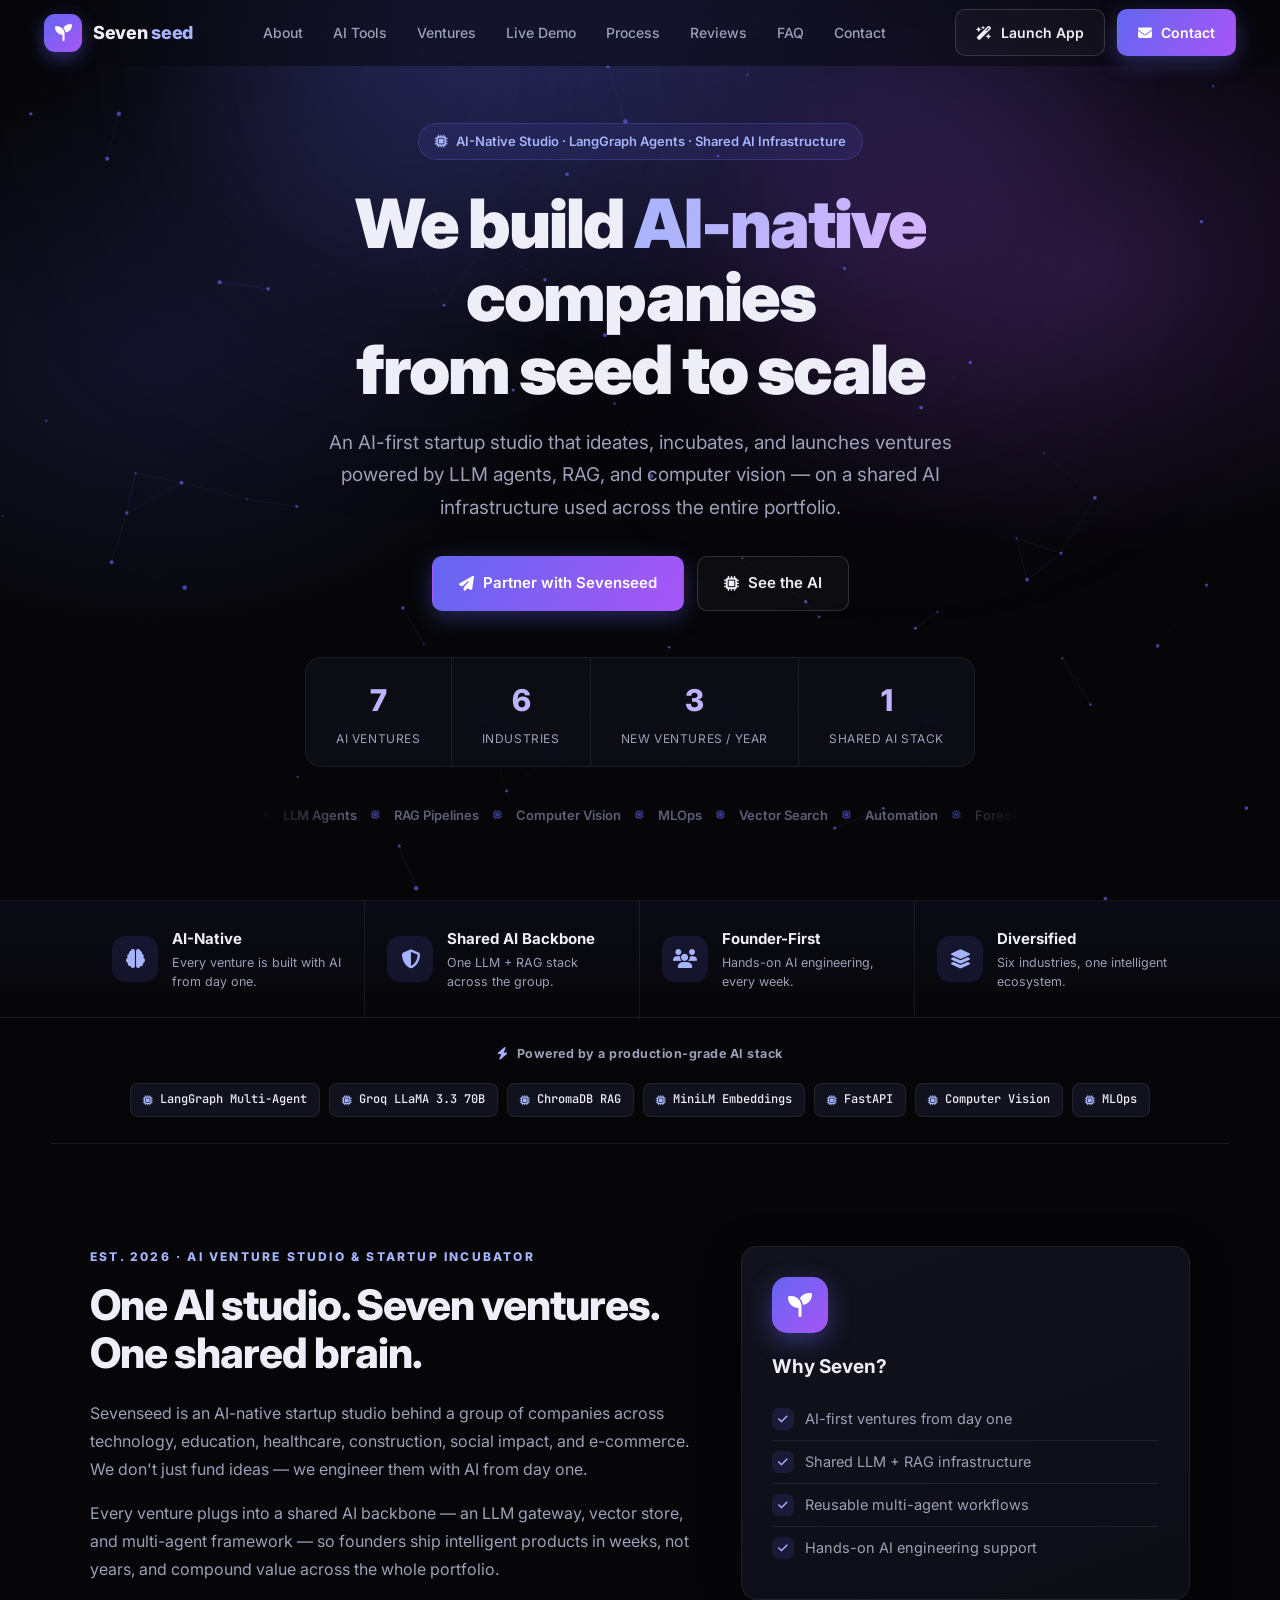
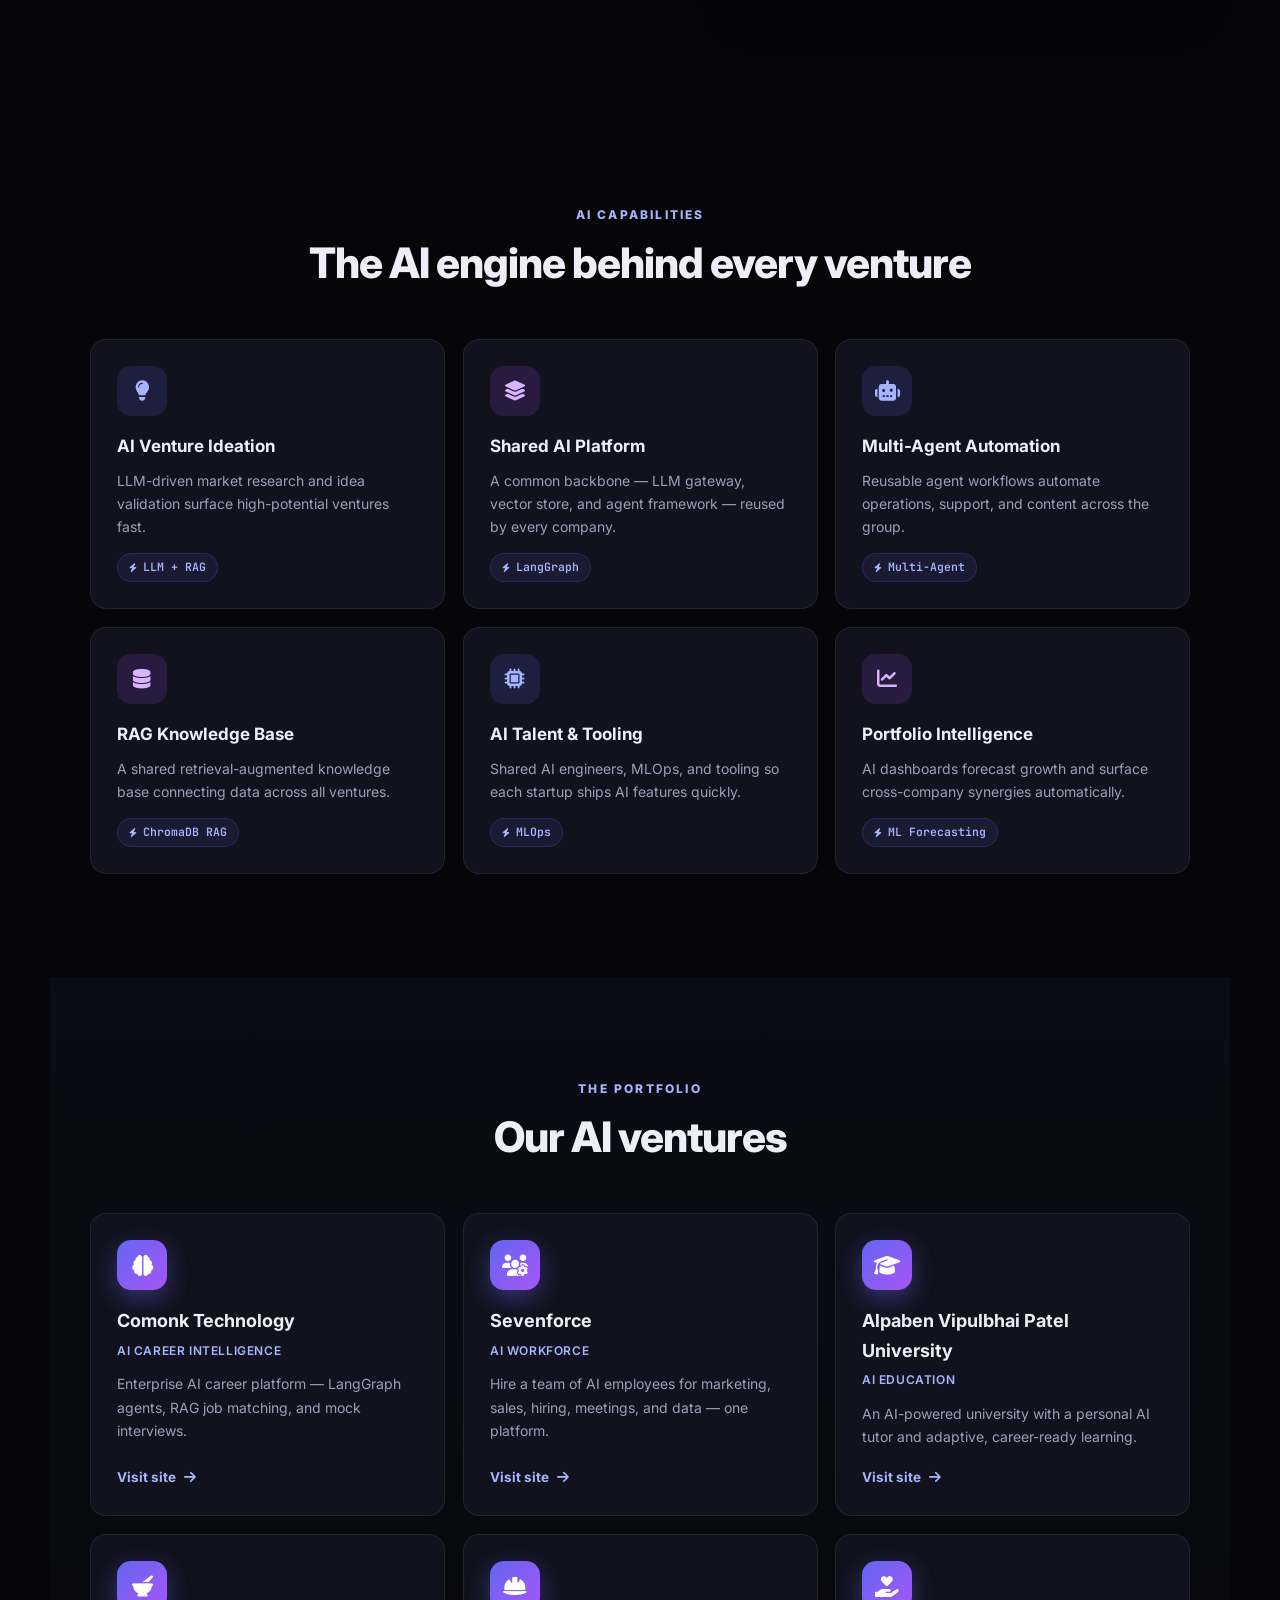
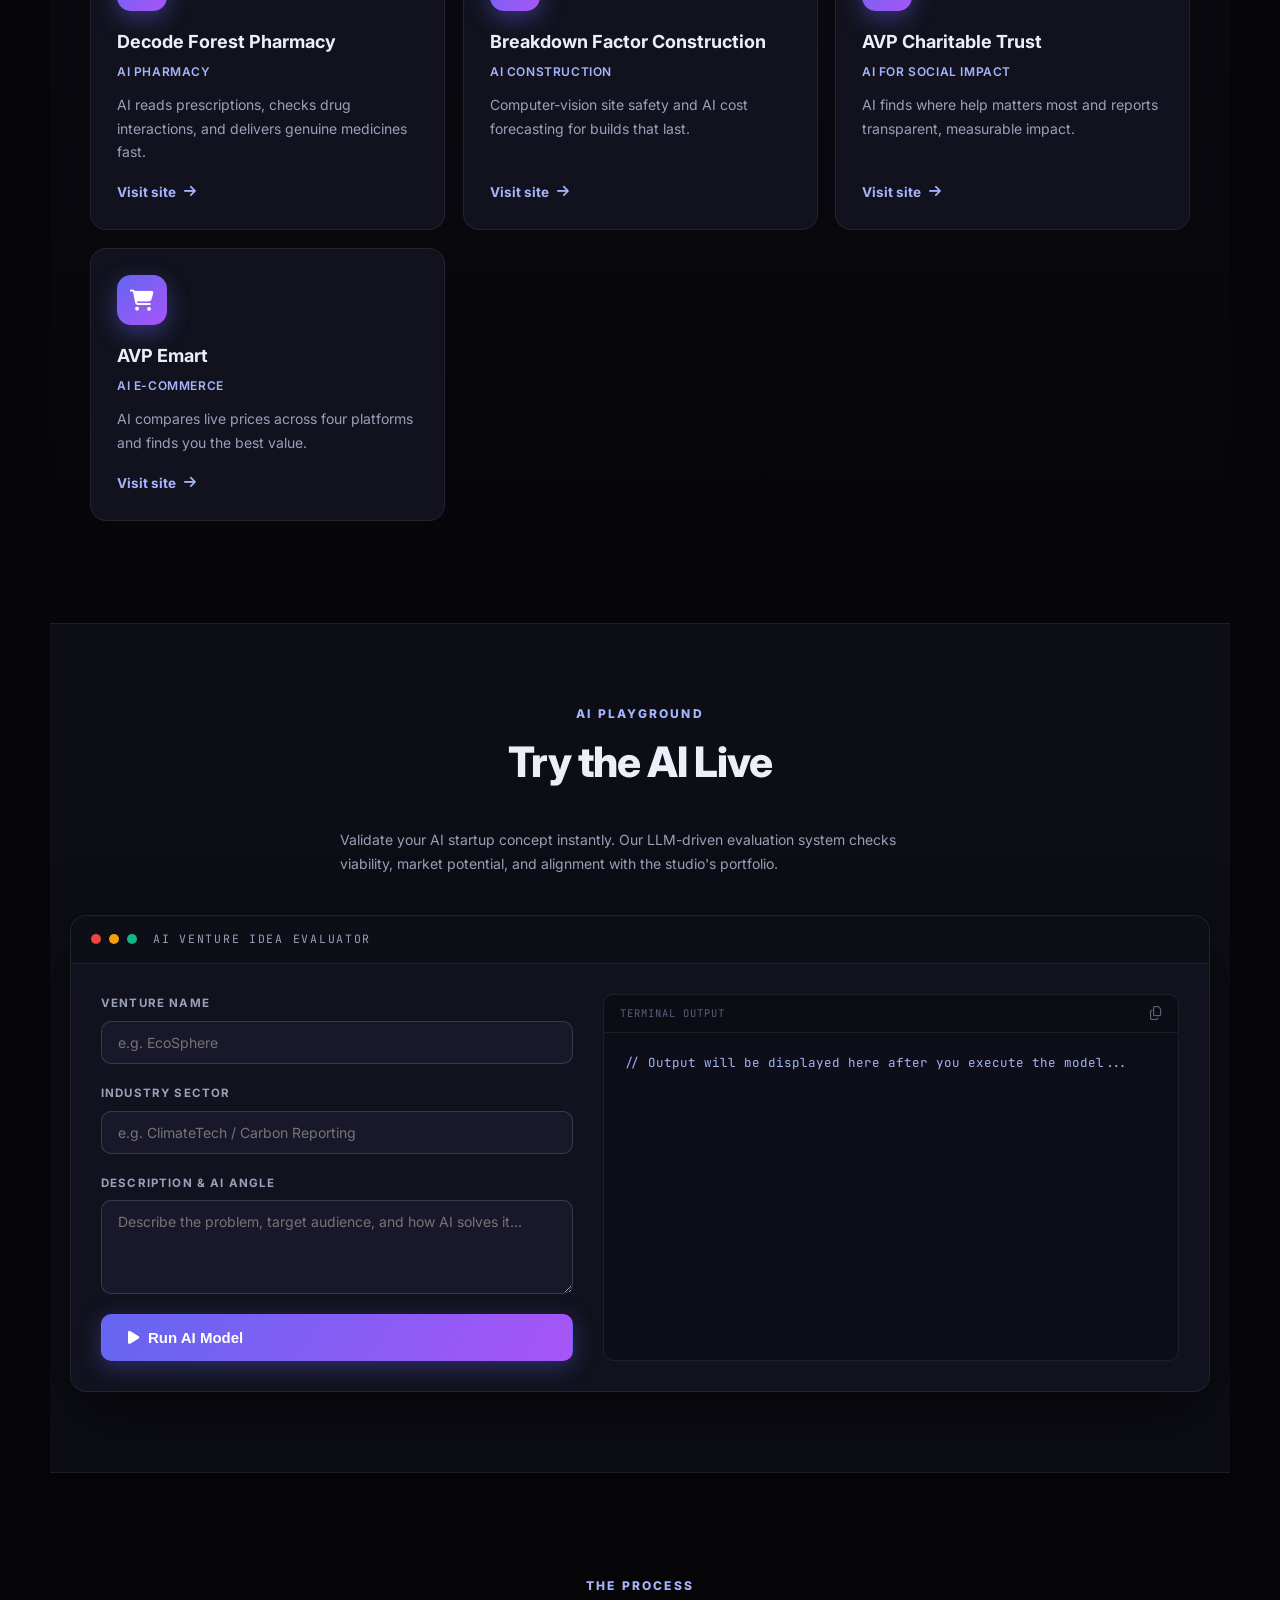
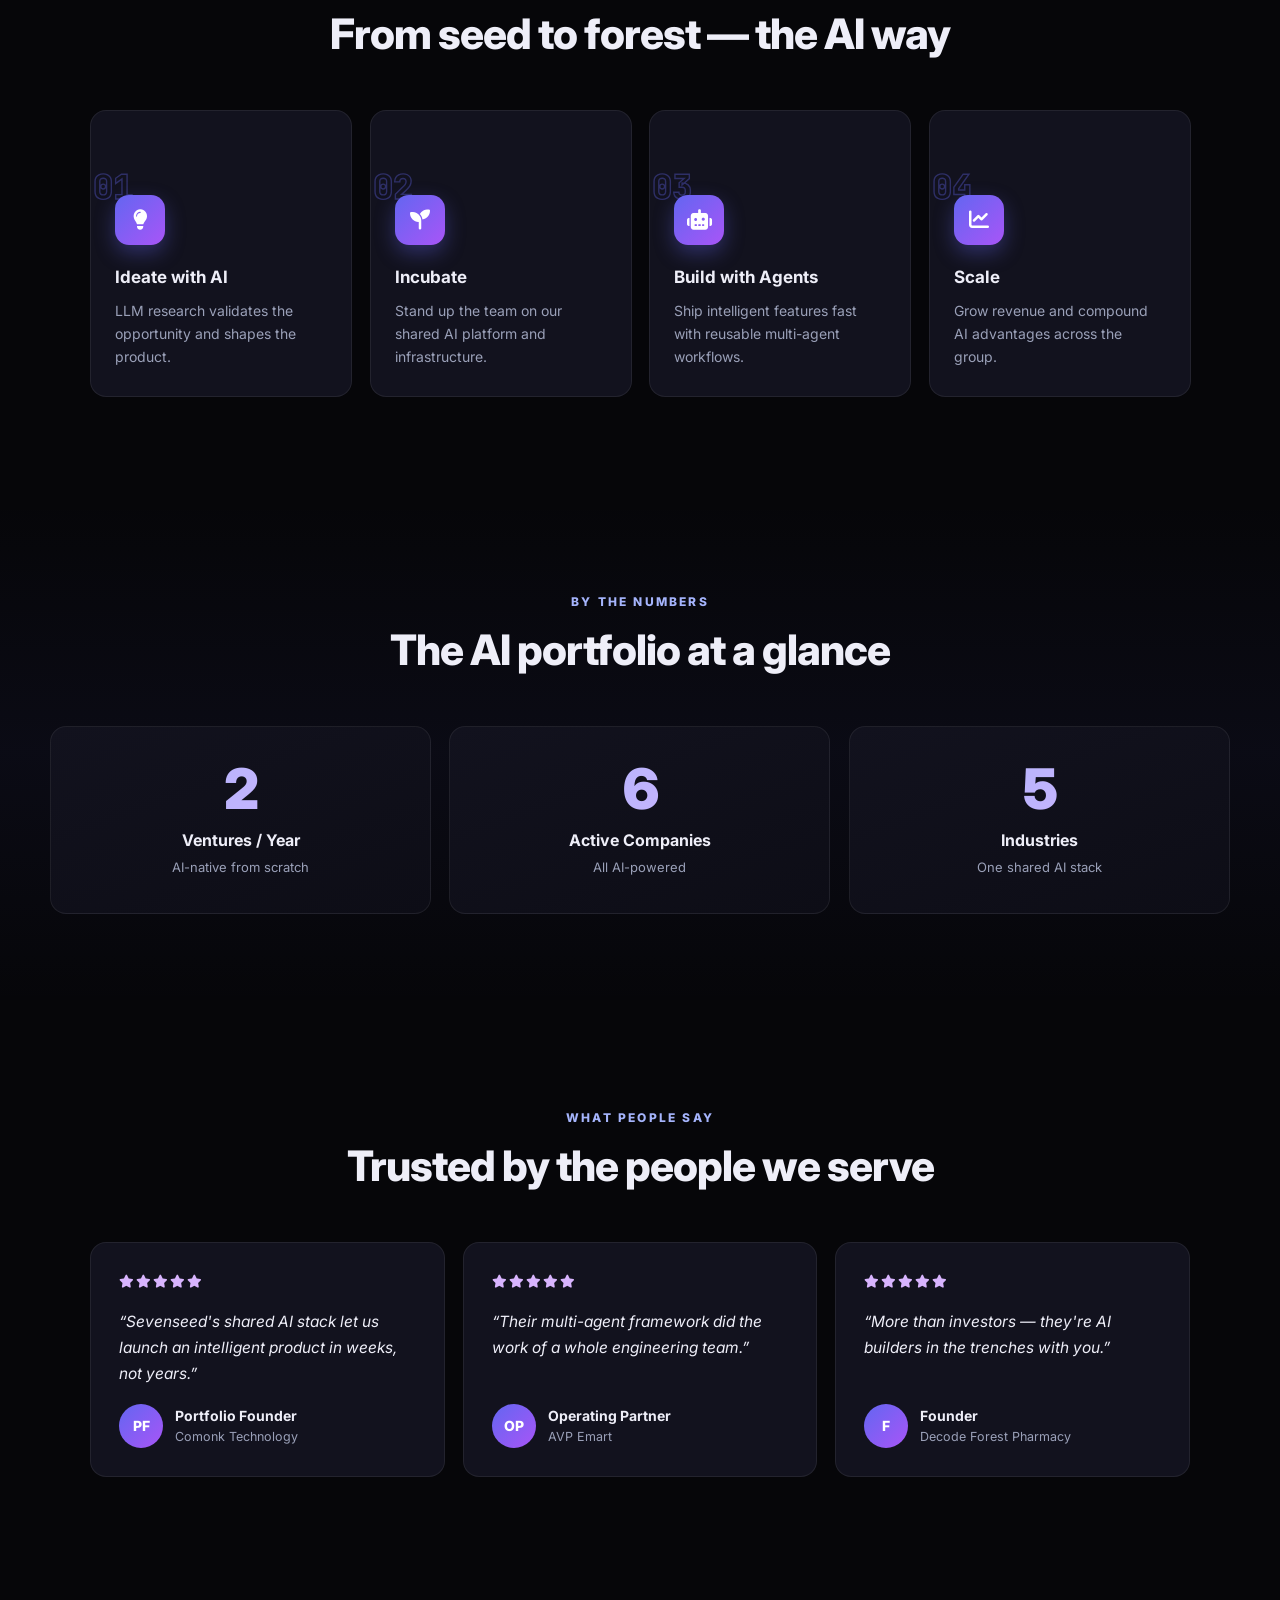
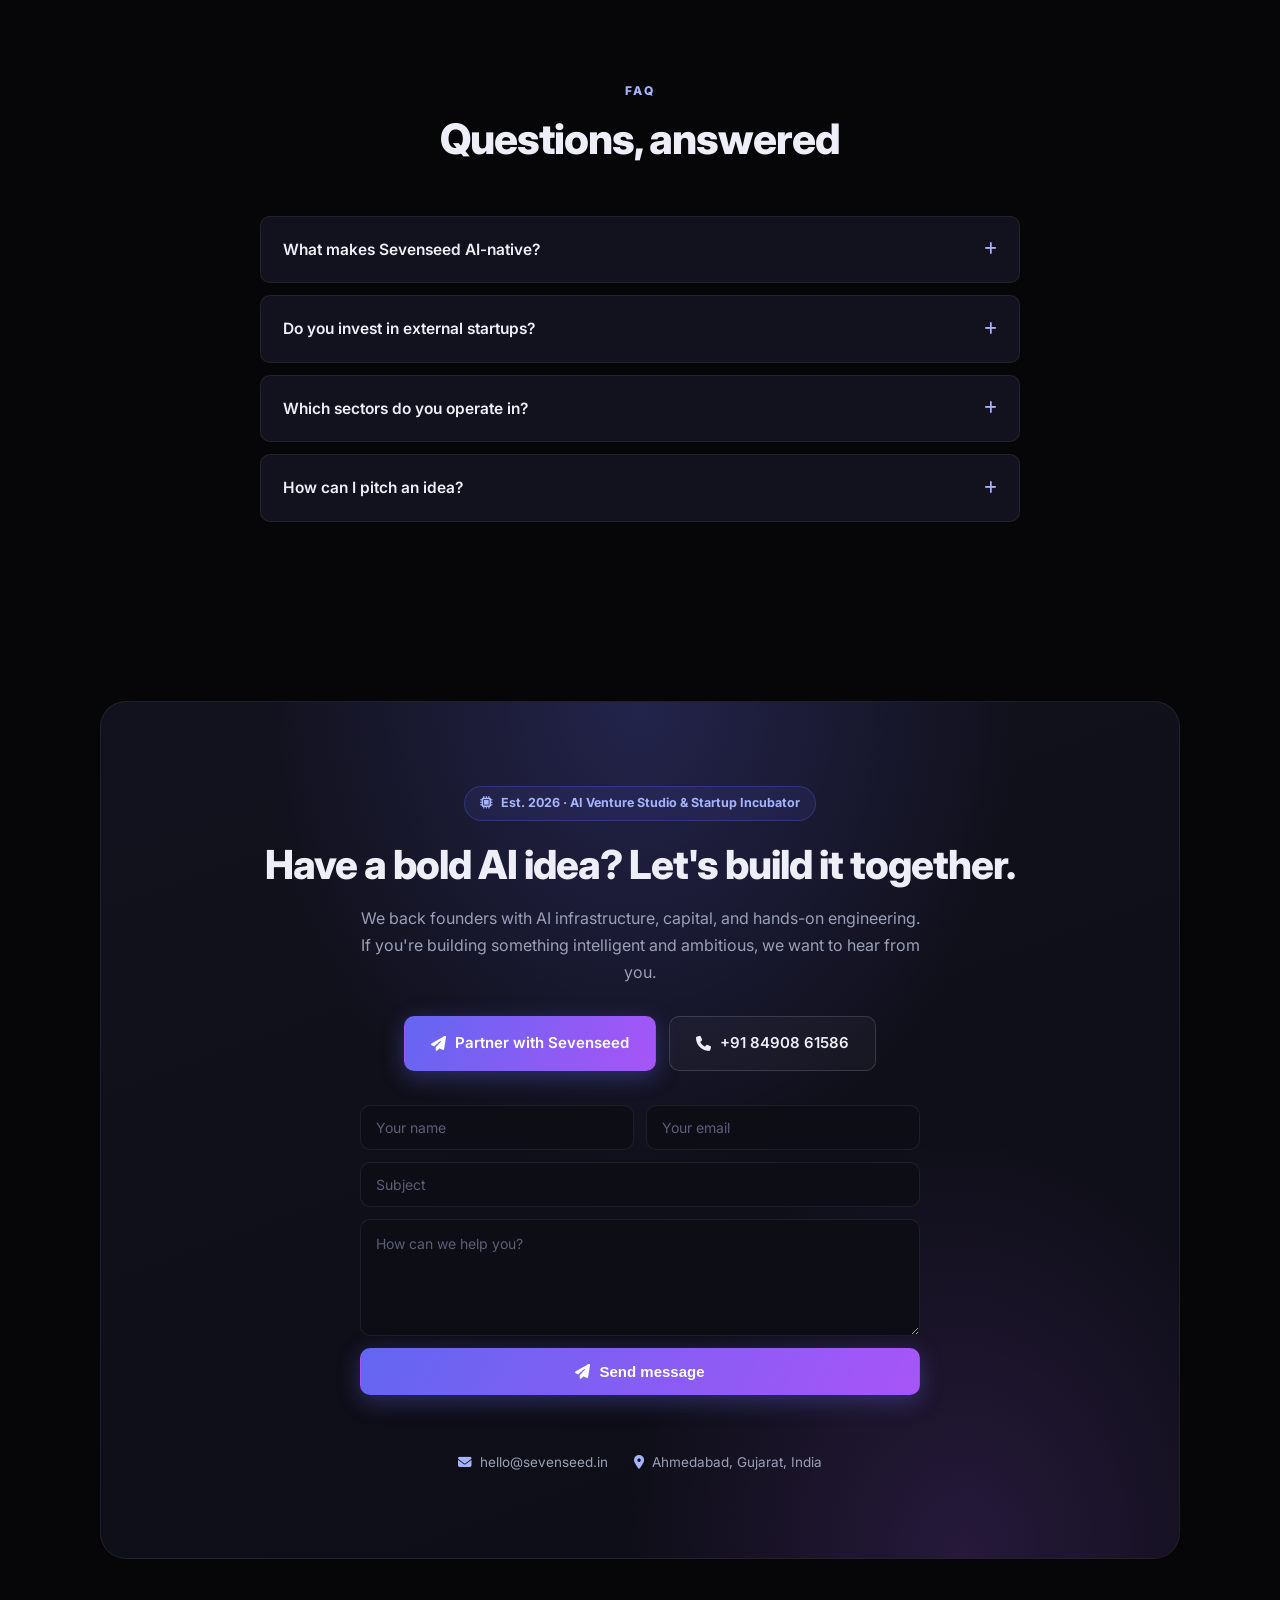
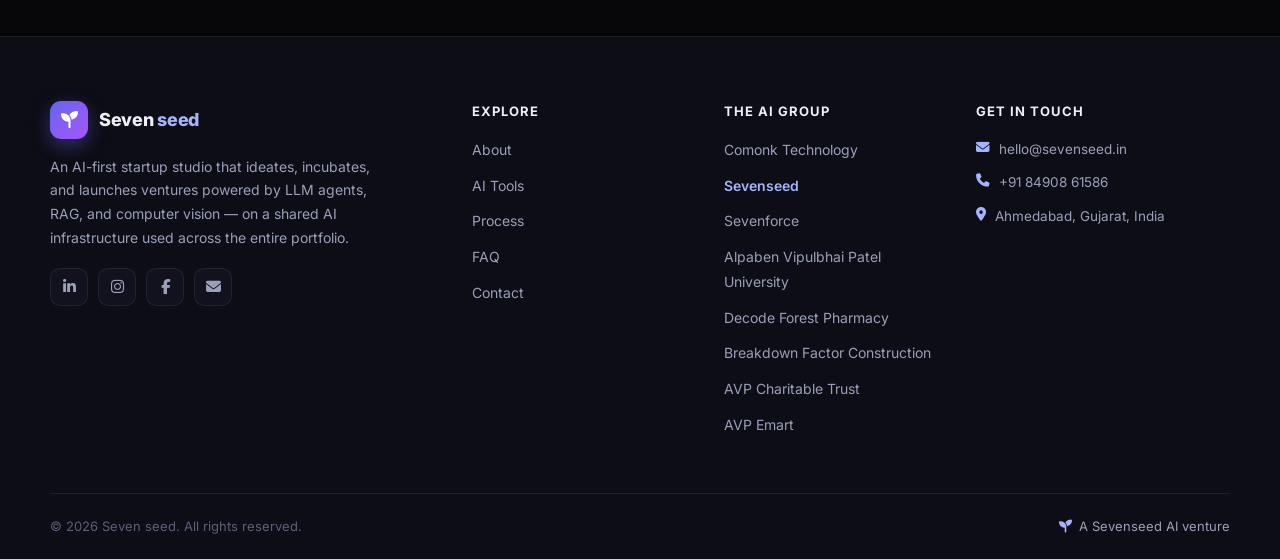
<file: index.html>
<!DOCTYPE html>
<html lang="en">
<head>
  <meta charset="UTF-8">
  <meta name="viewport" content="width=device-width, initial-scale=1.0">
  <title>Seven seed — AI Venture Studio & Startup Incubator</title>
  <meta name="description" content="An AI-first startup studio that ideates, incubates, and launches ventures powered by LLM agents, RAG, and computer vision — on a shared AI infrastructure used across the entire portfolio.">
  <link rel="icon" href="data:image/svg+xml,%3Csvg xmlns='http://www.w3.org/2000/svg' viewBox='0 0 100 100'%3E%3Ctext y='.9em' font-size='88'%3E🌱%3C/text%3E%3C/svg%3E">
  <link rel="preconnect" href="https://fonts.googleapis.com">
  <link rel="preconnect" href="https://fonts.gstatic.com" crossorigin>
  <link href="https://fonts.googleapis.com/css2?family=Inter:wght@300;400;500;600;700;800;900&family=JetBrains+Mono:wght@400;500;600&display=swap" rel="stylesheet">
  <link rel="stylesheet" href="https://cdnjs.cloudflare.com/ajax/libs/font-awesome/6.5.0/css/all.min.css">
  <link rel="stylesheet" href="style.css">
</head>
<body>
<span id="top"></span>

<div class="preloader" id="preloader">
  <div class="pl-glow pl-glow-1"></div>
  <div class="pl-glow pl-glow-2"></div>
  <div class="pl-content">
    <div class="pl-logo">
      <div class="pl-icon-wrap"><i class="fas fa-seedling pl-icon"></i><span class="pl-ring"></span></div>
      <div class="pl-name">Seven seed</div>
    </div>
    <div class="pl-progress">
      <div class="pl-bar-track"><div class="pl-bar" id="plBar"></div></div>
      <div class="pl-text">INITIALIZING SYSTEM… <span id="plPct">0</span>%</div>
    </div>
  </div>
</div>
<div class="grain" aria-hidden="true"></div>
<div class="scroll-progress" id="scrollProgress"></div>
<div class="cursor-ring" id="cursorRing" aria-hidden="true"></div>

<nav class="nav">
  <a class="logo" href="#top">
    <span class="logo-icon"><i class="fas fa-seedling"></i></span>
    <span class="logo-text">Seven <span class="logo-accent">seed</span></span>
  </a>
  <div class="nav-links" id="navLinks">
    <a href="#about">About</a>
    <a href="#services">AI Tools</a>
    <a href="#ventures">Ventures</a>
    <a href="#sandbox">Live Demo</a>
    <a href="#process">Process</a>
    <a href="#testimonials">Reviews</a>
    <a href="#faq">FAQ</a>
    <a href="#contact">Contact</a>
  </div>
  <div class="nav-right">
    <a class="btn btn-ghost" href="http://localhost:8001/dashboard"><i class="fas fa-wand-magic-sparkles"></i> Launch App</a>
    <a class="btn btn-primary" href="#contact"><i class="fas fa-envelope"></i> Contact</a>
    <button class="hamburger" id="hamburger" aria-label="Menu"><i class="fas fa-bars"></i></button>
  </div>
</nav>

<header class="hero">
  <div class="hero-glow"></div>
  <div class="hero-grid"></div>
  <div class="hero-orb orb-1"></div>
  <div class="hero-orb orb-2"></div>
  <canvas id="particles"></canvas>
  <div class="hero-content">
    <div class="hero-pill" data-blur-in style="--i:0"><i class="fas fa-microchip"></i> <span class="scramble">AI-Native Studio · LangGraph Agents · Shared AI Infrastructure</span></div>
    <h1 class="hero-title" data-blur-in style="--i:1">We build <span class="grad">AI-native</span> companies<br>from seed to scale</h1>
    <p class="hero-sub" data-blur-in style="--i:2">An AI-first startup studio that ideates, incubates, and launches ventures powered by LLM agents, RAG, and computer vision — on a shared AI infrastructure used across the entire portfolio.</p>
    <div class="hero-actions" data-blur-in style="--i:3">
      <a class="btn btn-primary lg" href="#contact"><i class="fas fa-paper-plane"></i> Partner with Sevenseed</a><a class="btn btn-ghost lg" href="#services"><i class="fas fa-microchip"></i> See the AI</a>
    </div>
    <div class="stats-row" data-blur-in style="--i:4">
        <div class="hs"><div class="hs-num count">7</div><div class="hs-lbl">AI Ventures</div></div>
        <div class="hs-sep"></div>
        <div class="hs"><div class="hs-num count">6</div><div class="hs-lbl">Industries</div></div>
        <div class="hs-sep"></div>
        <div class="hs"><div class="hs-num count">3</div><div class="hs-lbl">New Ventures / Year</div></div>
        <div class="hs-sep"></div>
        <div class="hs"><div class="hs-num count">1</div><div class="hs-lbl">Shared AI Stack</div></div>
    </div>
    <div class="hero-marquee" data-blur-in style="--i:5"><div class="marquee-track"><span>LLM Agents</span><span>RAG Pipelines</span><span>Computer Vision</span><span>MLOps</span><span>Vector Search</span><span>Automation</span><span>Forecasting</span><span>Fine-Tuning</span><span>Prompt Engineering</span><span>Shared AI Platform</span><span>LLM Agents</span><span>RAG Pipelines</span><span>Computer Vision</span><span>MLOps</span><span>Vector Search</span><span>Automation</span><span>Forecasting</span><span>Fine-Tuning</span><span>Prompt Engineering</span><span>Shared AI Platform</span></div></div>
  </div>
</header>

<section class="pillars-band">
  <div class="pillars-inner">
        <div class="pillar reveal"><div class="pillar-ic"><i class="fas fa-brain"></i></div><div class="pillar-txt"><strong>AI-Native</strong><span>Every venture is built with AI from day one.</span></div></div>
        <div class="pillar reveal"><div class="pillar-ic"><i class="fas fa-shield-halved"></i></div><div class="pillar-txt"><strong>Shared AI Backbone</strong><span>One LLM + RAG stack across the group.</span></div></div>
        <div class="pillar reveal"><div class="pillar-ic"><i class="fas fa-users"></i></div><div class="pillar-txt"><strong>Founder-First</strong><span>Hands-on AI engineering, every week.</span></div></div>
        <div class="pillar reveal"><div class="pillar-ic"><i class="fas fa-layer-group"></i></div><div class="pillar-txt"><strong>Diversified</strong><span>Six industries, one intelligent ecosystem.</span></div></div>
  </div>
</section>

<section class="ai-strip">
  <span class="ai-strip-label"><i class="fas fa-bolt"></i> Powered by a production-grade AI stack</span>
  <div class="ai-chips"><span class="ai-chip"><i class="fas fa-microchip"></i>LangGraph Multi-Agent</span><span class="ai-chip"><i class="fas fa-microchip"></i>Groq LLaMA 3.3 70B</span><span class="ai-chip"><i class="fas fa-microchip"></i>ChromaDB RAG</span><span class="ai-chip"><i class="fas fa-microchip"></i>MiniLM Embeddings</span><span class="ai-chip"><i class="fas fa-microchip"></i>FastAPI</span><span class="ai-chip"><i class="fas fa-microchip"></i>Computer Vision</span><span class="ai-chip"><i class="fas fa-microchip"></i>MLOps</span></div>
</section>

<section class="section about" id="about">
  <div class="about-grid">
    <div class="about-copy reveal">
      <div class="eyebrow">Est. 2026 · AI Venture Studio & Startup Incubator</div>
      <h2 class="sec-title left">One AI studio. Seven ventures. One shared brain.</h2>
      <p>Sevenseed is an AI-native startup studio behind a group of companies across technology, education, healthcare, construction, social impact, and e-commerce. We don't just fund ideas — we engineer them with AI from day one.</p><p>Every venture plugs into a shared AI backbone — an LLM gateway, vector store, and multi-agent framework — so founders ship intelligent products in weeks, not years, and compound value across the whole portfolio.</p>
    </div>
    <aside class="about-card glow reveal">
      <div class="about-card-ic"><i class="fas fa-seedling"></i></div>
      <h3>Why Seven?</h3>
      <ul class="hl-list">
          <li><i class="fas fa-check"></i>AI-first ventures from day one</li>
          <li><i class="fas fa-check"></i>Shared LLM + RAG infrastructure</li>
          <li><i class="fas fa-check"></i>Reusable multi-agent workflows</li>
          <li><i class="fas fa-check"></i>Hands-on AI engineering support</li>
      </ul>
    </aside>
  </div>
</section>

<section class="section" id="services">
  <div class="eyebrow center">AI CAPABILITIES</div>
  <h2 class="sec-title">The AI engine behind every venture</h2>
  <div class="svc-grid">
        <article class="svc-card glow reveal" data-tilt><div class="svc-ic p"><i class="fas fa-lightbulb"></i></div><h4>AI Venture Ideation</h4><p>LLM-driven market research and idea validation surface high-potential ventures fast.</p><span class="svc-tag"><i class="fas fa-bolt"></i>LLM + RAG</span></article>
        <article class="svc-card glow reveal" data-tilt><div class="svc-ic s"><i class="fas fa-layer-group"></i></div><h4>Shared AI Platform</h4><p>A common backbone — LLM gateway, vector store, and agent framework — reused by every company.</p><span class="svc-tag"><i class="fas fa-bolt"></i>LangGraph</span></article>
        <article class="svc-card glow reveal" data-tilt><div class="svc-ic p"><i class="fas fa-robot"></i></div><h4>Multi-Agent Automation</h4><p>Reusable agent workflows automate operations, support, and content across the group.</p><span class="svc-tag"><i class="fas fa-bolt"></i>Multi-Agent</span></article>
        <article class="svc-card glow reveal" data-tilt><div class="svc-ic s"><i class="fas fa-database"></i></div><h4>RAG Knowledge Base</h4><p>A shared retrieval-augmented knowledge base connecting data across all ventures.</p><span class="svc-tag"><i class="fas fa-bolt"></i>ChromaDB RAG</span></article>
        <article class="svc-card glow reveal" data-tilt><div class="svc-ic p"><i class="fas fa-microchip"></i></div><h4>AI Talent & Tooling</h4><p>Shared AI engineers, MLOps, and tooling so each startup ships AI features quickly.</p><span class="svc-tag"><i class="fas fa-bolt"></i>MLOps</span></article>
        <article class="svc-card glow reveal" data-tilt><div class="svc-ic s"><i class="fas fa-chart-line"></i></div><h4>Portfolio Intelligence</h4><p>AI dashboards forecast growth and surface cross-company synergies automatically.</p><span class="svc-tag"><i class="fas fa-bolt"></i>ML Forecasting</span></article>
  </div>
</section>

<section class="section ventures" id="ventures">
  <div class="eyebrow center">THE PORTFOLIO</div>
  <h2 class="sec-title">Our AI ventures</h2>
  <div class="vent-grid">
        <a class="vent-card glow reveal" href="comonk/index.html" data-tilt><div class="vent-top"><span class="vent-ic"><i class="fas fa-brain"></i></span></div><h4>Comonk Technology</h4><span class="vent-sector">AI Career Intelligence</span><p>Enterprise AI career platform — LangGraph agents, RAG job matching, and mock interviews.</p><span class="vent-go">Visit site <i class="fas fa-arrow-right"></i></span></a>
        <a class="vent-card glow reveal" href="sevenforce/index.html" data-tilt><div class="vent-top"><span class="vent-ic"><i class="fas fa-users-gear"></i></span></div><h4>Sevenforce</h4><span class="vent-sector">AI Workforce</span><p>Hire a team of AI employees for marketing, sales, hiring, meetings, and data — one platform.</p><span class="vent-go">Visit site <i class="fas fa-arrow-right"></i></span></a>
        <a class="vent-card glow reveal" href="avpu/index.html" data-tilt><div class="vent-top"><span class="vent-ic"><i class="fas fa-graduation-cap"></i></span></div><h4>Alpaben Vipulbhai Patel University</h4><span class="vent-sector">AI Education</span><p>An AI-powered university with a personal AI tutor and adaptive, career-ready learning.</p><span class="vent-go">Visit site <i class="fas fa-arrow-right"></i></span></a>
        <a class="vent-card glow reveal" href="decode-forest-pharmacy/index.html" data-tilt><div class="vent-top"><span class="vent-ic"><i class="fas fa-mortar-pestle"></i></span></div><h4>Decode Forest Pharmacy</h4><span class="vent-sector">AI Pharmacy</span><p>AI reads prescriptions, checks drug interactions, and delivers genuine medicines fast.</p><span class="vent-go">Visit site <i class="fas fa-arrow-right"></i></span></a>
        <a class="vent-card glow reveal" href="breakdown-factor/index.html" data-tilt><div class="vent-top"><span class="vent-ic"><i class="fas fa-helmet-safety"></i></span></div><h4>Breakdown Factor Construction</h4><span class="vent-sector">AI Construction</span><p>Computer-vision site safety and AI cost forecasting for builds that last.</p><span class="vent-go">Visit site <i class="fas fa-arrow-right"></i></span></a>
        <a class="vent-card glow reveal" href="avp-charitable-trust/index.html" data-tilt><div class="vent-top"><span class="vent-ic"><i class="fas fa-hand-holding-heart"></i></span></div><h4>AVP Charitable Trust</h4><span class="vent-sector">AI for Social Impact</span><p>AI finds where help matters most and reports transparent, measurable impact.</p><span class="vent-go">Visit site <i class="fas fa-arrow-right"></i></span></a>
        <a class="vent-card glow reveal" href="avp-emart/index.html" data-tilt><div class="vent-top"><span class="vent-ic"><i class="fas fa-cart-shopping"></i></span></div><h4>AVP Emart</h4><span class="vent-sector">AI E-Commerce</span><p>AI compares live prices across four platforms and finds you the best value.</p><span class="vent-go">Visit site <i class="fas fa-arrow-right"></i></span></a>
  </div>
</section>


<section class="section sandbox-sec" id="sandbox">
  <div class="eyebrow center">AI PLAYGROUND</div>
  <h2 class="sec-title">Try the AI Live</h2>
  <p class="sandbox-subtitle center">Validate your AI startup concept instantly. Our LLM-driven evaluation system checks viability, market potential, and alignment with the studio's portfolio.</p>
  
  <div class="sandbox-container reveal">
    <div class="sandbox-card glow">
      <div class="sandbox-card-header">
        <div class="sandbox-dot red"></div>
        <div class="sandbox-dot yellow"></div>
        <div class="sandbox-dot green"></div>
        <span class="sandbox-card-title">AI Venture Idea Evaluator</span>
      </div>
      <div class="sandbox-card-body">
        <form class="sandbox-form" id="sandboxForm" data-endpoint="http://localhost:8001/api/tools/evaluate">
          
        <div class="sandbox-field">
          <label for="sb-name">Venture Name</label>
          <input type="text" id="sb-name" placeholder="e.g. EcoSphere" required>
        </div>
        <div class="sandbox-field">
          <label for="sb-sector">Industry Sector</label>
          <input type="text" id="sb-sector" placeholder="e.g. ClimateTech / Carbon Reporting" required>
        </div>
        <div class="sandbox-field">
          <label for="sb-description">Description & AI Angle</label>
          <textarea id="sb-description" rows="4" placeholder="Describe the problem, target audience, and how AI solves it..." required></textarea>
        </div>
        
          <button type="submit" class="btn btn-primary lg" id="sandboxBtn">
            <i class="fas fa-play"></i> Run AI Model
          </button>
        </form>
        <div class="sandbox-result">
          <div class="sandbox-result-header">
            <span>Terminal Output</span>
            <button class="sandbox-copy-btn" id="sandboxCopy" type="button" aria-label="Copy output">
              <i class="far fa-copy"></i>
            </button>
          </div>
          <div class="sandbox-pre-wrap">
            <pre class="sandbox-pre" id="sandboxOutput">// Output will be displayed here after you execute the model...</pre>
          </div>
        </div>
      </div>
    </div>
  </div>
</section>

<section class="section process" id="process">
  <div class="eyebrow center">THE PROCESS</div>
  <h2 class="sec-title">From seed to forest — the AI way</h2>
  <div class="proc-grid">
        <div class="proc-step glow reveal" data-tilt><div class="proc-num">01</div><div class="proc-ic"><i class="fas fa-lightbulb"></i></div><h4>Ideate with AI</h4><p>LLM research validates the opportunity and shapes the product.</p></div>
        <div class="proc-step glow reveal" data-tilt><div class="proc-num">02</div><div class="proc-ic"><i class="fas fa-seedling"></i></div><h4>Incubate</h4><p>Stand up the team on our shared AI platform and infrastructure.</p></div>
        <div class="proc-step glow reveal" data-tilt><div class="proc-num">03</div><div class="proc-ic"><i class="fas fa-robot"></i></div><h4>Build with Agents</h4><p>Ship intelligent features fast with reusable multi-agent workflows.</p></div>
        <div class="proc-step glow reveal" data-tilt><div class="proc-num">04</div><div class="proc-ic"><i class="fas fa-chart-line"></i></div><h4>Scale</h4><p>Grow revenue and compound AI advantages across the group.</p></div>
  </div>
</section>

<section class="impact" id="impact">
  <div class="impact-inner">
    <div class="eyebrow center">BY THE NUMBERS</div>
    <h2 class="sec-title">The AI portfolio at a glance</h2>
    <div class="impact-grid">
        <div class="metric glow reveal" data-tilt><div class="metric-num count">3</div><div class="metric-lbl">Ventures / Year</div><div class="metric-sub">AI-native from scratch</div></div>
        <div class="metric glow reveal" data-tilt><div class="metric-num count">7</div><div class="metric-lbl">Active Companies</div><div class="metric-sub">All AI-powered</div></div>
        <div class="metric glow reveal" data-tilt><div class="metric-num count">6</div><div class="metric-lbl">Industries</div><div class="metric-sub">One shared AI stack</div></div>
    </div>
  </div>
</section>

<section class="section" id="testimonials">
  <div class="eyebrow center">WHAT PEOPLE SAY</div>
  <h2 class="sec-title">Trusted by the people we serve</h2>
  <div class="tgrid">
        <figure class="tcard glow reveal"><div class="tstars"><i class="fas fa-star"></i><i class="fas fa-star"></i><i class="fas fa-star"></i><i class="fas fa-star"></i><i class="fas fa-star"></i></div><blockquote>&ldquo;Sevenseed's shared AI stack let us launch an intelligent product in weeks, not years.&rdquo;</blockquote><figcaption><span class="tavatar">PF</span><span class="tmeta"><strong>Portfolio Founder</strong><small>Comonk Technology</small></span></figcaption></figure>
        <figure class="tcard glow reveal"><div class="tstars"><i class="fas fa-star"></i><i class="fas fa-star"></i><i class="fas fa-star"></i><i class="fas fa-star"></i><i class="fas fa-star"></i></div><blockquote>&ldquo;Their multi-agent framework did the work of a whole engineering team.&rdquo;</blockquote><figcaption><span class="tavatar">OP</span><span class="tmeta"><strong>Operating Partner</strong><small>AVP Emart</small></span></figcaption></figure>
        <figure class="tcard glow reveal"><div class="tstars"><i class="fas fa-star"></i><i class="fas fa-star"></i><i class="fas fa-star"></i><i class="fas fa-star"></i><i class="fas fa-star"></i></div><blockquote>&ldquo;More than investors — they're AI builders in the trenches with you.&rdquo;</blockquote><figcaption><span class="tavatar">F</span><span class="tmeta"><strong>Founder</strong><small>Decode Forest Pharmacy</small></span></figcaption></figure>
  </div>
</section>

<section class="section faq-sec" id="faq">
  <div class="eyebrow center">FAQ</div>
  <h2 class="sec-title">Questions, answered</h2>
  <div class="faq-list">
        <details class="faq reveal"><summary>What makes Sevenseed AI-native?<i class="fas fa-plus"></i></summary><div class="faq-a">Every venture is engineered on a shared AI backbone — LangGraph multi-agent, Groq LLaMA 3.3 70B, and ChromaDB RAG — so AI isn't bolted on, it's the foundation.</div></details>
        <details class="faq reveal"><summary>Do you invest in external startups?<i class="fas fa-plus"></i></summary><div class="faq-a">We primarily build in-house, but we selectively partner with exceptional AI founders whose ideas fit the portfolio.</div></details>
        <details class="faq reveal"><summary>Which sectors do you operate in?<i class="fas fa-plus"></i></summary><div class="faq-a">Technology, education, healthcare, construction, social impact, and e-commerce — all AI-powered.</div></details>
        <details class="faq reveal"><summary>How can I pitch an idea?<i class="fas fa-plus"></i></summary><div class="faq-a">Reach out via our contact section or email — we review every serious AI proposal personally.</div></details>
  </div>
</section>

<section class="cta" id="contact">
  <div class="cta-glow"></div>
  <div class="cta-content reveal">
    <div class="cta-badge"><i class="fas fa-microchip"></i> Est. 2026 · AI Venture Studio & Startup Incubator</div>
    <h2>Have a bold AI idea? Let's build it together.</h2>
    <p>We back founders with AI infrastructure, capital, and hands-on engineering. If you're building something intelligent and ambitious, we want to hear from you.</p>
    <div class="cta-actions">
      <a class="btn btn-primary lg" href="mailto:hello@sevenseed.in"><i class="fas fa-paper-plane"></i> Partner with Sevenseed</a>
      <a class="btn btn-ghost lg" href="tel:+918490861586"><i class="fas fa-phone"></i> +91 84908 61586</a>
    </div>
    <form class="contact-form" id="contactForm" data-email="hello@sevenseed.in" data-company="Seven seed">
      <div class="cf-row">
        <input type="text" id="cf-name" placeholder="Your name" autocomplete="name" required>
        <input type="email" id="cf-email" placeholder="Your email" autocomplete="email" required>
      </div>
      <input type="text" id="cf-subject" placeholder="Subject">
      <textarea id="cf-msg" rows="4" placeholder="How can we help you?" required></textarea>
      <button type="submit" class="btn btn-primary lg"><i class="fas fa-paper-plane"></i> Send message</button>
      <p class="cf-note" id="cf-note" role="status"></p>
    </form>
    <div class="cta-contact">
      <span><i class="fas fa-envelope"></i> hello@sevenseed.in</span>
      <span><i class="fas fa-location-dot"></i> Ahmedabad, Gujarat, India</span>
    </div>
  </div>
</section>

<footer class="foot">
  <div class="foot-grid">
    <div class="foot-brand">
      <a class="logo" href="#top">
        <span class="logo-icon"><i class="fas fa-seedling"></i></span>
        <span class="logo-text">Seven <span class="logo-accent">seed</span></span>
      </a>
      <p>An AI-first startup studio that ideates, incubates, and launches ventures powered by LLM agents, RAG, and computer vision — on a shared AI infrastructure used across the entire portfolio.</p>
      <div class="foot-social">
        <a href="#" aria-label="LinkedIn"><i class="fab fa-linkedin-in"></i></a>
        <a href="#" aria-label="Instagram"><i class="fab fa-instagram"></i></a>
        <a href="#" aria-label="Facebook"><i class="fab fa-facebook-f"></i></a>
        <a href="mailto:hello@sevenseed.in" aria-label="Email"><i class="fas fa-envelope"></i></a>
      </div>
    </div>
    <div class="foot-col">
      <h5>Explore</h5>
      <ul>
        <li><a href="#about">About</a></li>
        <li><a href="#services">AI Tools</a></li>
        <li><a href="#process">Process</a></li>
        <li><a href="#faq">FAQ</a></li>
        <li><a href="#contact">Contact</a></li>
      </ul>
    </div>
    <div class="foot-col">
      <h5>The AI Group</h5>
      <ul>
          <li><a href="comonk/index.html">Comonk Technology</a></li>
          <li><span class="foot-current">Sevenseed</span></li>
          <li><a href="sevenforce/index.html">Sevenforce</a></li>
          <li><a href="avpu/index.html">Alpaben Vipulbhai Patel University</a></li>
          <li><a href="decode-forest-pharmacy/index.html">Decode Forest Pharmacy</a></li>
          <li><a href="breakdown-factor/index.html">Breakdown Factor Construction</a></li>
          <li><a href="avp-charitable-trust/index.html">AVP Charitable Trust</a></li>
          <li><a href="avp-emart/index.html">AVP Emart</a></li>
      </ul>
    </div>
    <div class="foot-col">
      <h5>Get in touch</h5>
      <ul class="foot-contact">
        <li><i class="fas fa-envelope"></i> hello@sevenseed.in</li>
        <li><i class="fas fa-phone"></i> +91 84908 61586</li>
        <li><i class="fas fa-location-dot"></i> Ahmedabad, Gujarat, India</li>
      </ul>
    </div>
  </div>
  <div class="foot-bottom">
    <span>© <span data-year></span> Seven seed. All rights reserved.</span>
    <span class="foot-venture"><i class="fas fa-seedling"></i> A Sevenseed AI venture</span>
  </div>
</footer>

<script src="app.js"></script>
</body>
</html>
</file>
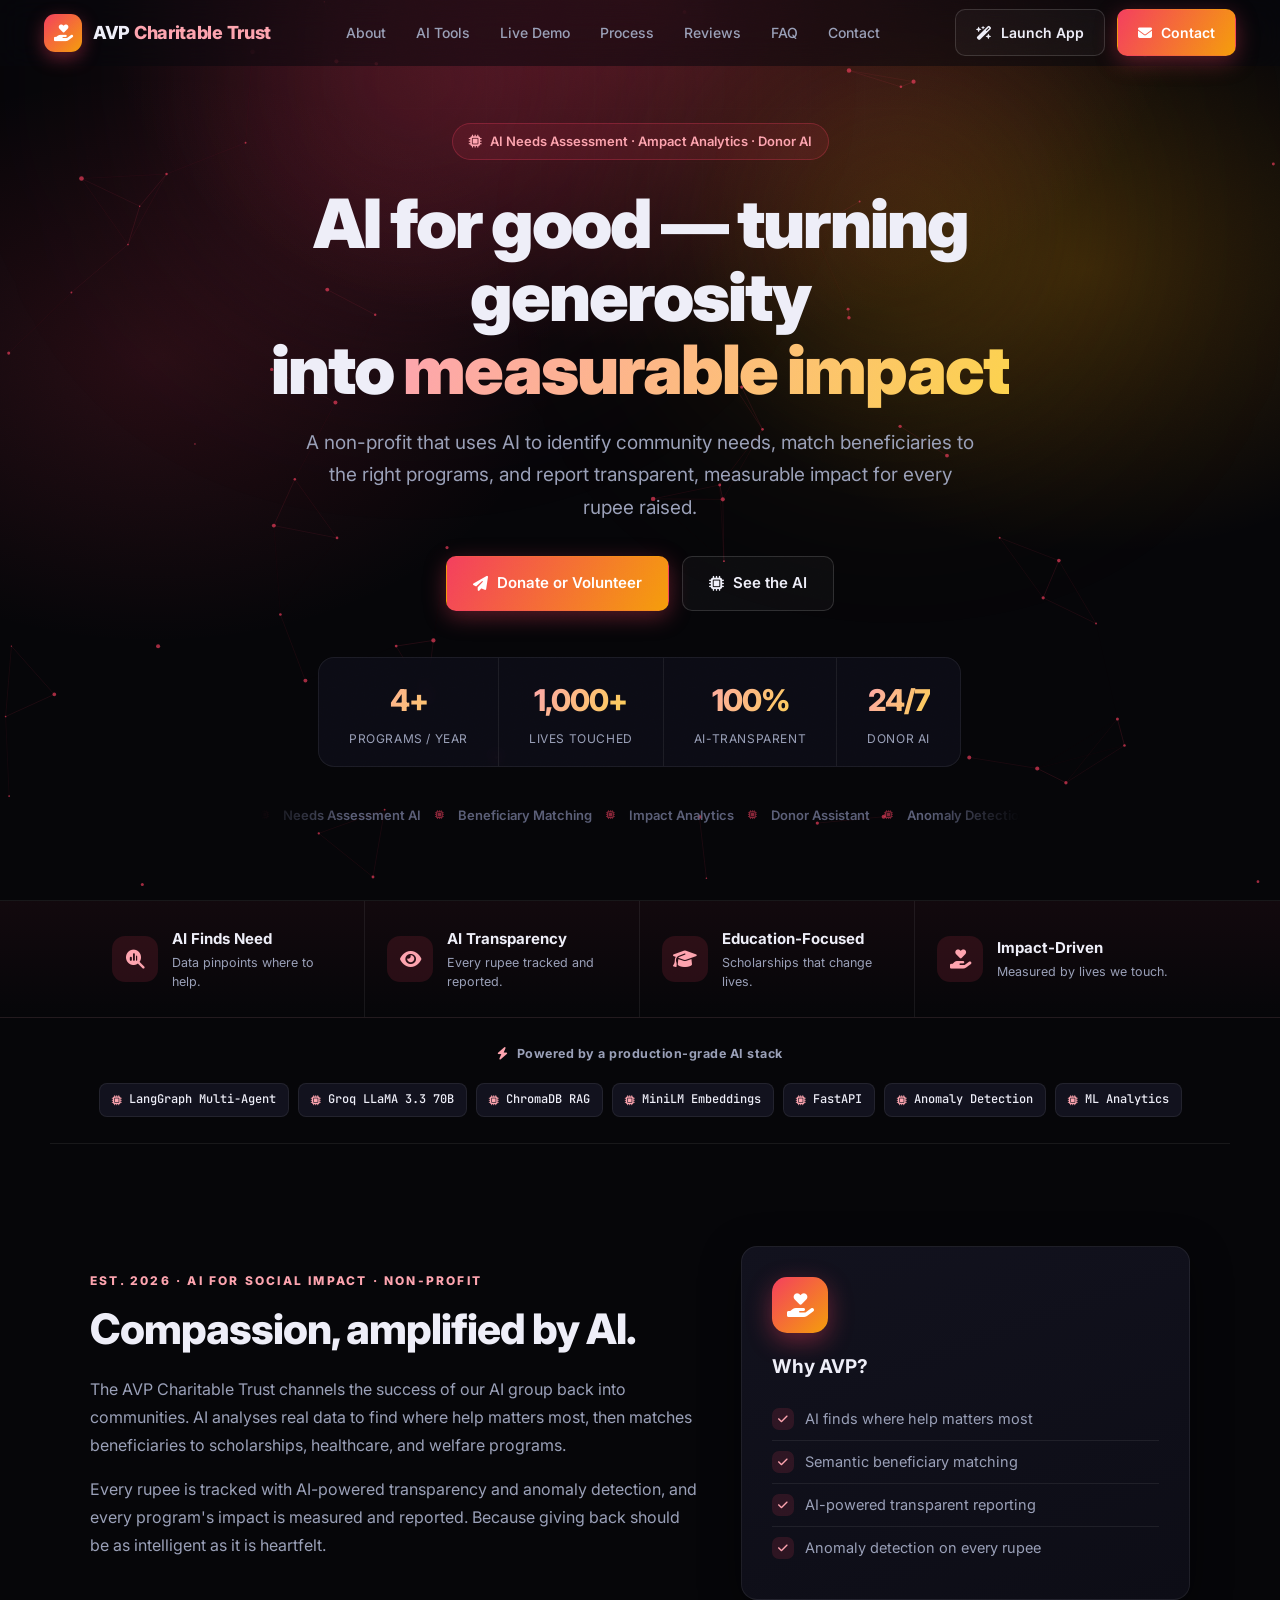
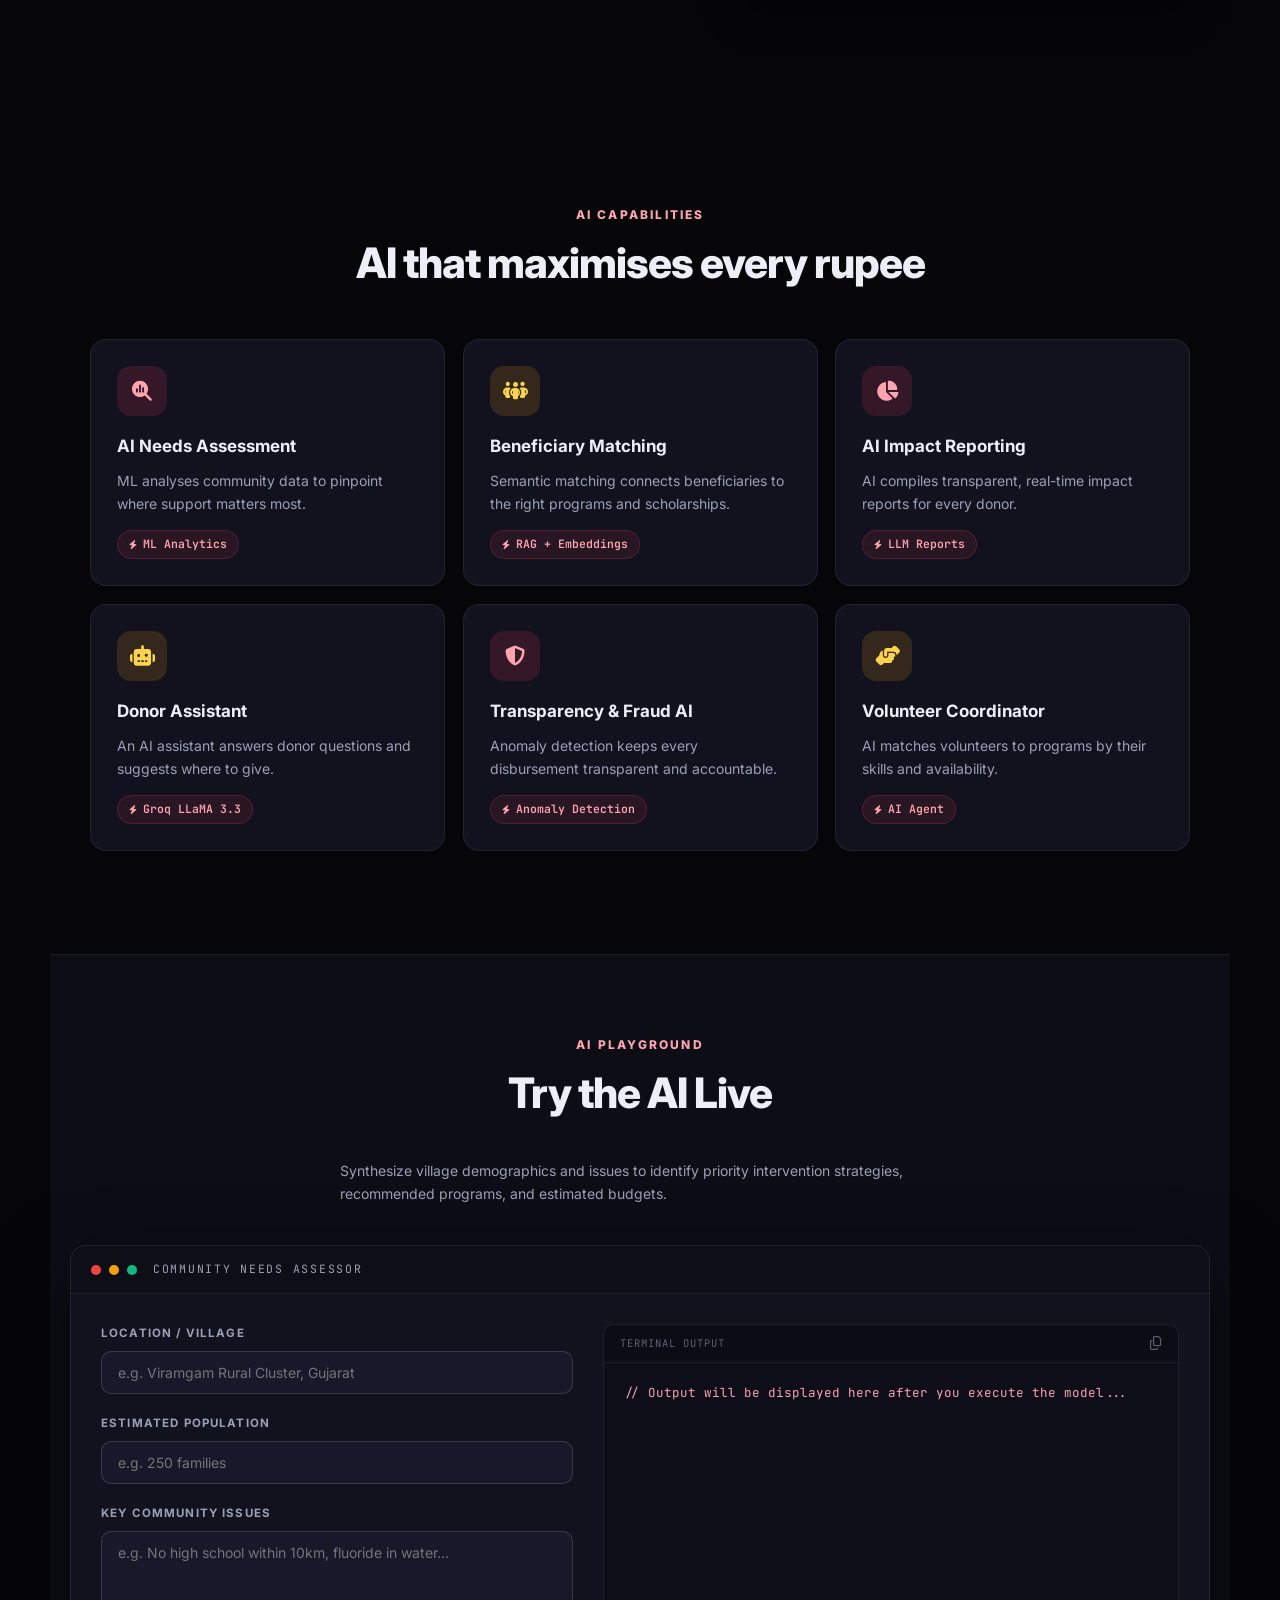
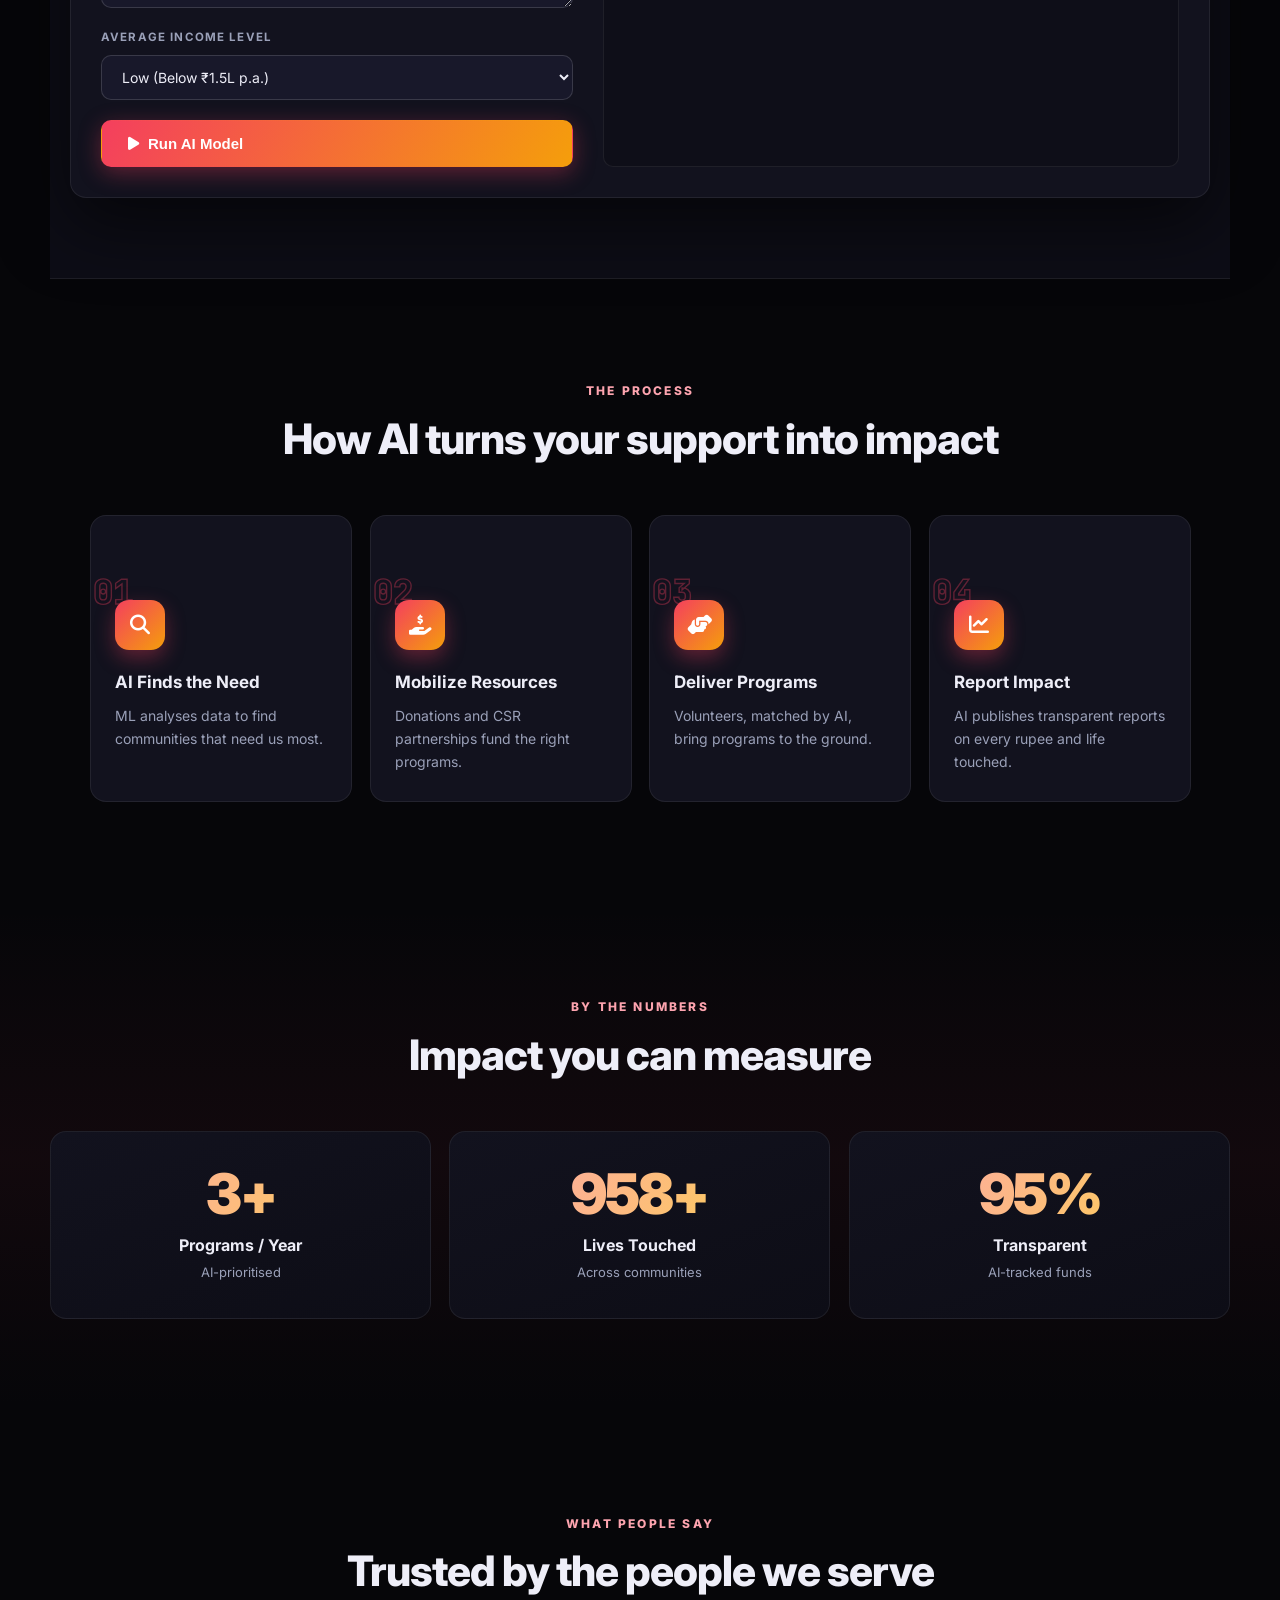
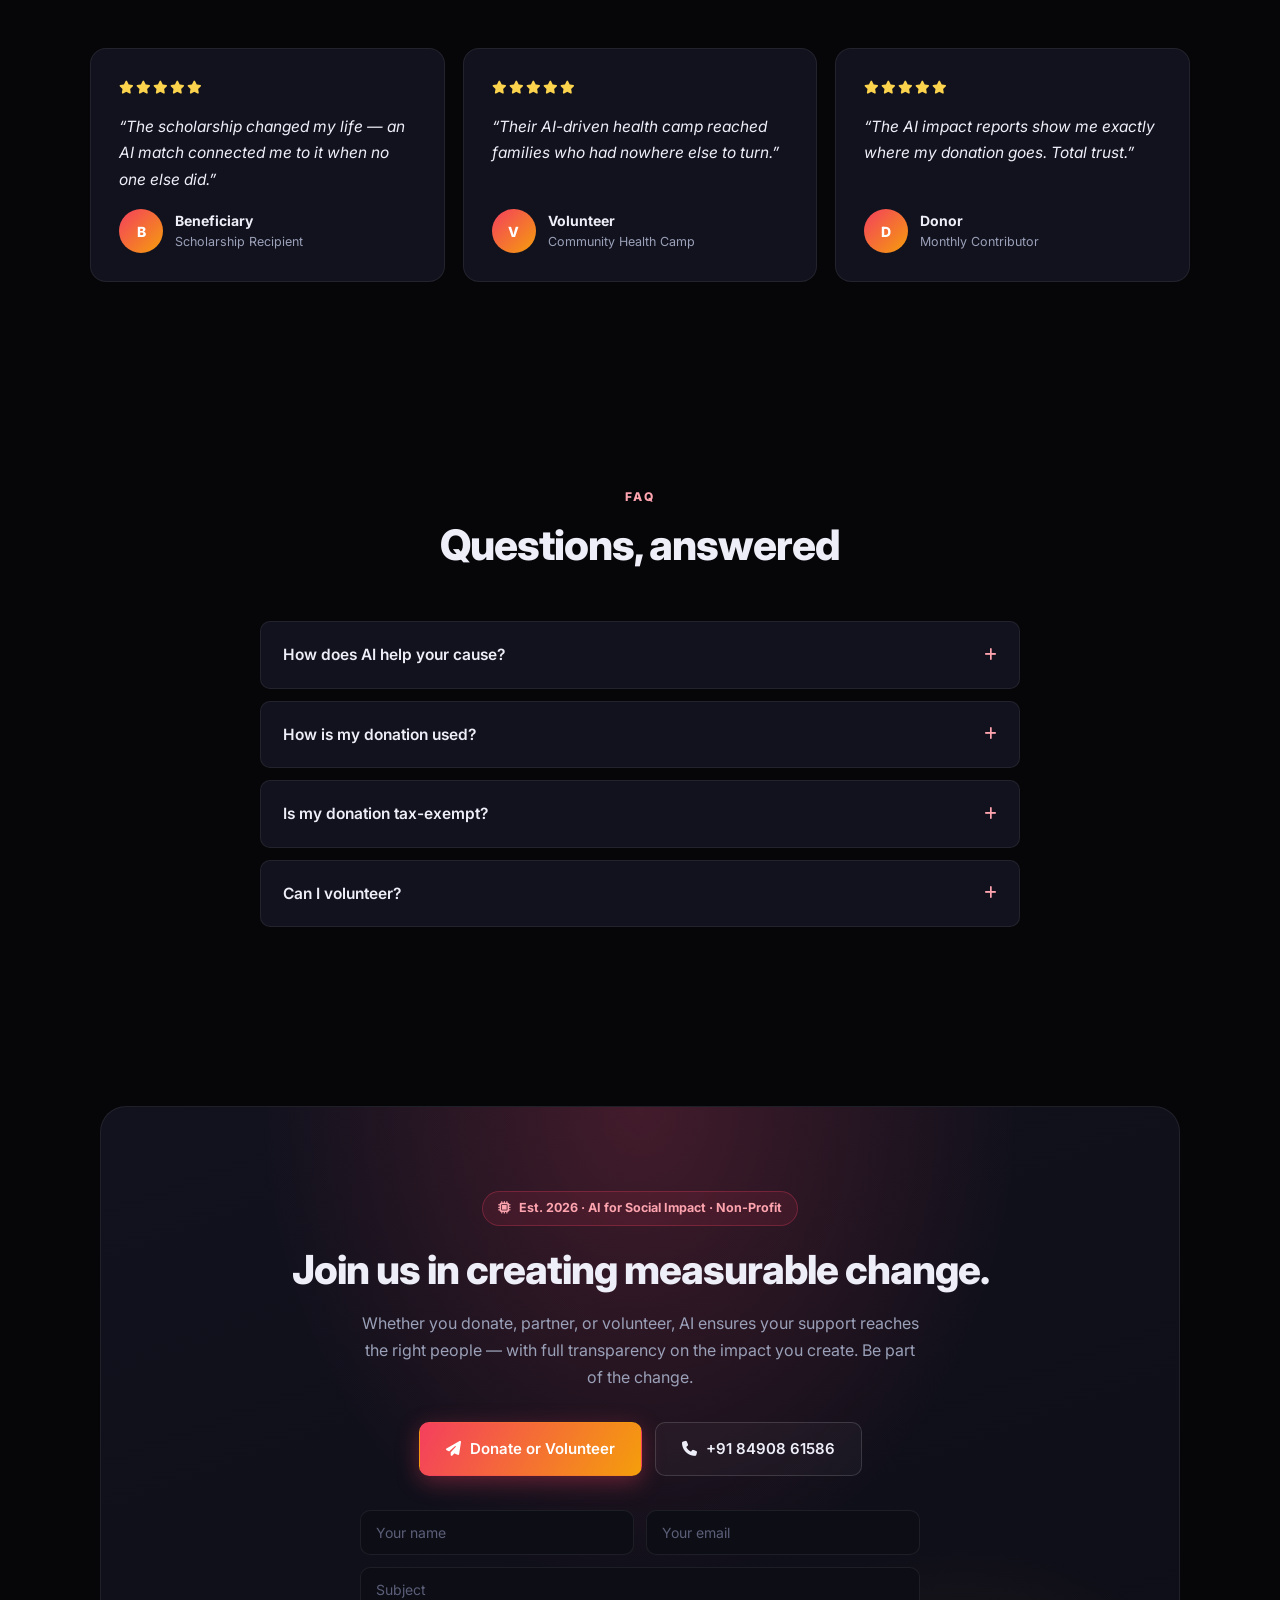
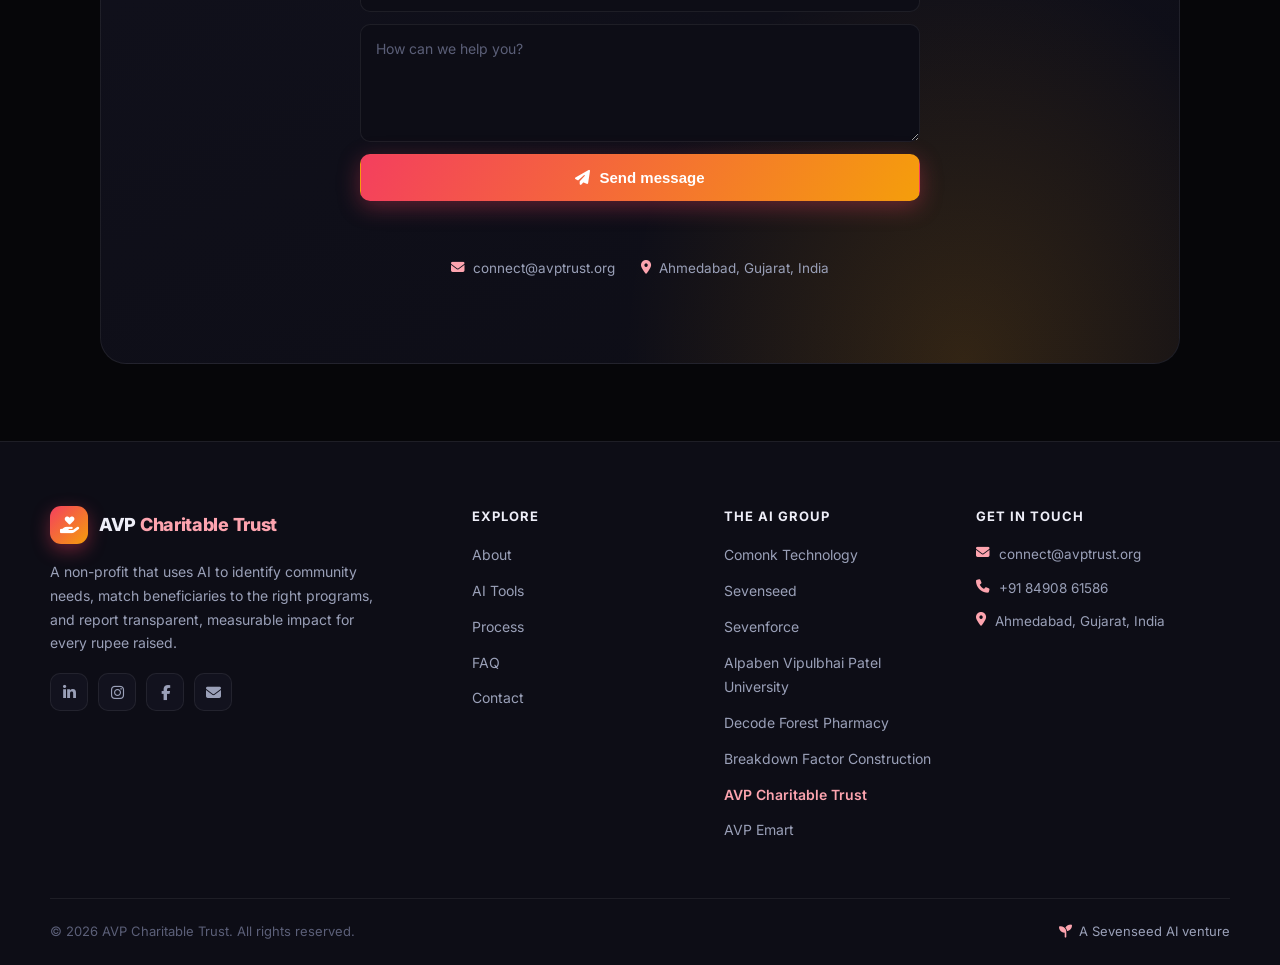
<file: avp-charitable-trust/index.html>
<!DOCTYPE html>
<html lang="en">
<head>
  <meta charset="UTF-8">
  <meta name="viewport" content="width=device-width, initial-scale=1.0">
  <title>AVP Charitable Trust — AI for Social Impact · Non-Profit</title>
  <meta name="description" content="A non-profit that uses AI to identify community needs, match beneficiaries to the right programs, and report transparent, measurable impact for every rupee raised.">
  <link rel="icon" href="data:image/svg+xml,%3Csvg xmlns='http://www.w3.org/2000/svg' viewBox='0 0 100 100'%3E%3Ctext y='.9em' font-size='88'%3E🤝%3C/text%3E%3C/svg%3E">
  <link rel="preconnect" href="https://fonts.googleapis.com">
  <link rel="preconnect" href="https://fonts.gstatic.com" crossorigin>
  <link href="https://fonts.googleapis.com/css2?family=Inter:wght@300;400;500;600;700;800;900&family=JetBrains+Mono:wght@400;500;600&display=swap" rel="stylesheet">
  <link rel="stylesheet" href="https://cdnjs.cloudflare.com/ajax/libs/font-awesome/6.5.0/css/all.min.css">
  <link rel="stylesheet" href="style.css">
</head>
<body>
<span id="top"></span>

<div class="preloader" id="preloader">
  <div class="pl-glow pl-glow-1"></div>
  <div class="pl-glow pl-glow-2"></div>
  <div class="pl-content">
    <div class="pl-logo">
      <div class="pl-icon-wrap"><i class="fas fa-hand-holding-heart pl-icon"></i><span class="pl-ring"></span></div>
      <div class="pl-name">AVP Charitable Trust</div>
    </div>
    <div class="pl-progress">
      <div class="pl-bar-track"><div class="pl-bar" id="plBar"></div></div>
      <div class="pl-text">INITIALIZING SYSTEM… <span id="plPct">0</span>%</div>
    </div>
  </div>
</div>
<div class="grain" aria-hidden="true"></div>
<div class="scroll-progress" id="scrollProgress"></div>
<div class="cursor-ring" id="cursorRing" aria-hidden="true"></div>

<nav class="nav">
  <a class="logo" href="#top">
    <span class="logo-icon"><i class="fas fa-hand-holding-heart"></i></span>
    <span class="logo-text">AVP <span class="logo-accent">Charitable Trust</span></span>
  </a>
  <div class="nav-links" id="navLinks">
    <a href="#about">About</a>
    <a href="#services">AI Tools</a>
    
    <a href="#sandbox">Live Demo</a>
    <a href="#process">Process</a>
    <a href="#testimonials">Reviews</a>
    <a href="#faq">FAQ</a>
    <a href="#contact">Contact</a>
  </div>
  <div class="nav-right">
    <a class="btn btn-ghost" href="http://localhost:8006/dashboard"><i class="fas fa-wand-magic-sparkles"></i> Launch App</a>
    <a class="btn btn-primary" href="#contact"><i class="fas fa-envelope"></i> Contact</a>
    <button class="hamburger" id="hamburger" aria-label="Menu"><i class="fas fa-bars"></i></button>
  </div>
</nav>

<header class="hero">
  <div class="hero-glow"></div>
  <div class="hero-grid"></div>
  <div class="hero-orb orb-1"></div>
  <div class="hero-orb orb-2"></div>
  <canvas id="particles"></canvas>
  <div class="hero-content">
    <div class="hero-pill" data-blur-in style="--i:0"><i class="fas fa-microchip"></i> <span class="scramble">AI Needs Assessment · Impact Analytics · Donor AI</span></div>
    <h1 class="hero-title" data-blur-in style="--i:1">AI for good — turning generosity<br>into <span class="grad">measurable impact</span></h1>
    <p class="hero-sub" data-blur-in style="--i:2">A non-profit that uses AI to identify community needs, match beneficiaries to the right programs, and report transparent, measurable impact for every rupee raised.</p>
    <div class="hero-actions" data-blur-in style="--i:3">
      <a class="btn btn-primary lg" href="#contact"><i class="fas fa-paper-plane"></i> Donate or Volunteer</a><a class="btn btn-ghost lg" href="#services"><i class="fas fa-microchip"></i> See the AI</a>
    </div>
    <div class="stats-row" data-blur-in style="--i:4">
        <div class="hs"><div class="hs-num count">4+</div><div class="hs-lbl">Programs / Year</div></div>
        <div class="hs-sep"></div>
        <div class="hs"><div class="hs-num count">1000+</div><div class="hs-lbl">Lives Touched</div></div>
        <div class="hs-sep"></div>
        <div class="hs"><div class="hs-num count">100%</div><div class="hs-lbl">AI-Transparent</div></div>
        <div class="hs-sep"></div>
        <div class="hs"><div class="hs-num count">24/7</div><div class="hs-lbl">Donor AI</div></div>
    </div>
    <div class="hero-marquee" data-blur-in style="--i:5"><div class="marquee-track"><span>Needs Assessment AI</span><span>Beneficiary Matching</span><span>Impact Analytics</span><span>Donor Assistant</span><span>Anomaly Detection</span><span>Volunteer Matching</span><span>Scholarships</span><span>Health Camps</span><span>CSR</span><span>Community</span><span>Needs Assessment AI</span><span>Beneficiary Matching</span><span>Impact Analytics</span><span>Donor Assistant</span><span>Anomaly Detection</span><span>Volunteer Matching</span><span>Scholarships</span><span>Health Camps</span><span>CSR</span><span>Community</span></div></div>
  </div>
</header>

<section class="pillars-band">
  <div class="pillars-inner">
        <div class="pillar reveal"><div class="pillar-ic"><i class="fas fa-magnifying-glass-chart"></i></div><div class="pillar-txt"><strong>AI Finds Need</strong><span>Data pinpoints where to help.</span></div></div>
        <div class="pillar reveal"><div class="pillar-ic"><i class="fas fa-eye"></i></div><div class="pillar-txt"><strong>AI Transparency</strong><span>Every rupee tracked and reported.</span></div></div>
        <div class="pillar reveal"><div class="pillar-ic"><i class="fas fa-graduation-cap"></i></div><div class="pillar-txt"><strong>Education-Focused</strong><span>Scholarships that change lives.</span></div></div>
        <div class="pillar reveal"><div class="pillar-ic"><i class="fas fa-hand-holding-heart"></i></div><div class="pillar-txt"><strong>Impact-Driven</strong><span>Measured by lives we touch.</span></div></div>
  </div>
</section>

<section class="ai-strip">
  <span class="ai-strip-label"><i class="fas fa-bolt"></i> Powered by a production-grade AI stack</span>
  <div class="ai-chips"><span class="ai-chip"><i class="fas fa-microchip"></i>LangGraph Multi-Agent</span><span class="ai-chip"><i class="fas fa-microchip"></i>Groq LLaMA 3.3 70B</span><span class="ai-chip"><i class="fas fa-microchip"></i>ChromaDB RAG</span><span class="ai-chip"><i class="fas fa-microchip"></i>MiniLM Embeddings</span><span class="ai-chip"><i class="fas fa-microchip"></i>FastAPI</span><span class="ai-chip"><i class="fas fa-microchip"></i>Anomaly Detection</span><span class="ai-chip"><i class="fas fa-microchip"></i>ML Analytics</span></div>
</section>

<section class="section about" id="about">
  <div class="about-grid">
    <div class="about-copy reveal">
      <div class="eyebrow">Est. 2026 · AI for Social Impact · Non-Profit</div>
      <h2 class="sec-title left">Compassion, amplified by AI.</h2>
      <p>The AVP Charitable Trust channels the success of our AI group back into communities. AI analyses real data to find where help matters most, then matches beneficiaries to scholarships, healthcare, and welfare programs.</p><p>Every rupee is tracked with AI-powered transparency and anomaly detection, and every program's impact is measured and reported. Because giving back should be as intelligent as it is heartfelt.</p>
    </div>
    <aside class="about-card glow reveal">
      <div class="about-card-ic"><i class="fas fa-hand-holding-heart"></i></div>
      <h3>Why AVP?</h3>
      <ul class="hl-list">
          <li><i class="fas fa-check"></i>AI finds where help matters most</li>
          <li><i class="fas fa-check"></i>Semantic beneficiary matching</li>
          <li><i class="fas fa-check"></i>AI-powered transparent reporting</li>
          <li><i class="fas fa-check"></i>Anomaly detection on every rupee</li>
      </ul>
    </aside>
  </div>
</section>

<section class="section" id="services">
  <div class="eyebrow center">AI CAPABILITIES</div>
  <h2 class="sec-title">AI that maximises every rupee</h2>
  <div class="svc-grid">
        <article class="svc-card glow reveal" data-tilt><div class="svc-ic p"><i class="fas fa-magnifying-glass-chart"></i></div><h4>AI Needs Assessment</h4><p>ML analyses community data to pinpoint where support matters most.</p><span class="svc-tag"><i class="fas fa-bolt"></i>ML Analytics</span></article>
        <article class="svc-card glow reveal" data-tilt><div class="svc-ic s"><i class="fas fa-people-group"></i></div><h4>Beneficiary Matching</h4><p>Semantic matching connects beneficiaries to the right programs and scholarships.</p><span class="svc-tag"><i class="fas fa-bolt"></i>RAG + Embeddings</span></article>
        <article class="svc-card glow reveal" data-tilt><div class="svc-ic p"><i class="fas fa-chart-pie"></i></div><h4>AI Impact Reporting</h4><p>AI compiles transparent, real-time impact reports for every donor.</p><span class="svc-tag"><i class="fas fa-bolt"></i>LLM Reports</span></article>
        <article class="svc-card glow reveal" data-tilt><div class="svc-ic s"><i class="fas fa-robot"></i></div><h4>Donor Assistant</h4><p>An AI assistant answers donor questions and suggests where to give.</p><span class="svc-tag"><i class="fas fa-bolt"></i>Groq LLaMA 3.3</span></article>
        <article class="svc-card glow reveal" data-tilt><div class="svc-ic p"><i class="fas fa-shield-halved"></i></div><h4>Transparency & Fraud AI</h4><p>Anomaly detection keeps every disbursement transparent and accountable.</p><span class="svc-tag"><i class="fas fa-bolt"></i>Anomaly Detection</span></article>
        <article class="svc-card glow reveal" data-tilt><div class="svc-ic s"><i class="fas fa-hands-helping"></i></div><h4>Volunteer Coordinator</h4><p>AI matches volunteers to programs by their skills and availability.</p><span class="svc-tag"><i class="fas fa-bolt"></i>AI Agent</span></article>
  </div>
</section>


<section class="section sandbox-sec" id="sandbox">
  <div class="eyebrow center">AI PLAYGROUND</div>
  <h2 class="sec-title">Try the AI Live</h2>
  <p class="sandbox-subtitle center">Synthesize village demographics and issues to identify priority intervention strategies, recommended programs, and estimated budgets.</p>
  
  <div class="sandbox-container reveal">
    <div class="sandbox-card glow">
      <div class="sandbox-card-header">
        <div class="sandbox-dot red"></div>
        <div class="sandbox-dot yellow"></div>
        <div class="sandbox-dot green"></div>
        <span class="sandbox-card-title">Community Needs Assessor</span>
      </div>
      <div class="sandbox-card-body">
        <form class="sandbox-form" id="sandboxForm" data-endpoint="http://localhost:8006/api/needs">
          
        <div class="sandbox-field">
          <label for="sb-location">Location / Village</label>
          <input type="text" id="sb-location" placeholder="e.g. Viramgam Rural Cluster, Gujarat" required>
        </div>
        <div class="sandbox-field">
          <label for="sb-pop">Estimated Population</label>
          <input type="text" id="sb-pop" placeholder="e.g. 250 families" required>
        </div>
        <div class="sandbox-field">
          <label for="sb-issues">Key Community Issues</label>
          <textarea id="sb-issues" rows="3" placeholder="e.g. No high school within 10km, fluoride in water..." required></textarea>
        </div>
        <div class="sandbox-field">
          <label for="sb-income">Average Income Level</label>
          <select id="sb-income">
            <option value="low">Low (Below ₹1.5L p.a.)</option>
            <option value="medium">Medium (₹1.5L - ₹3L p.a.)</option>
            <option value="high">High (Above ₹3L p.a.)</option>
          </select>
        </div>
        
          <button type="submit" class="btn btn-primary lg" id="sandboxBtn">
            <i class="fas fa-play"></i> Run AI Model
          </button>
        </form>
        <div class="sandbox-result">
          <div class="sandbox-result-header">
            <span>Terminal Output</span>
            <button class="sandbox-copy-btn" id="sandboxCopy" type="button" aria-label="Copy output">
              <i class="far fa-copy"></i>
            </button>
          </div>
          <div class="sandbox-pre-wrap">
            <pre class="sandbox-pre" id="sandboxOutput">// Output will be displayed here after you execute the model...</pre>
          </div>
        </div>
      </div>
    </div>
  </div>
</section>

<section class="section process" id="process">
  <div class="eyebrow center">THE PROCESS</div>
  <h2 class="sec-title">How AI turns your support into impact</h2>
  <div class="proc-grid">
        <div class="proc-step glow reveal" data-tilt><div class="proc-num">01</div><div class="proc-ic"><i class="fas fa-magnifying-glass"></i></div><h4>AI Finds the Need</h4><p>ML analyses data to find communities that need us most.</p></div>
        <div class="proc-step glow reveal" data-tilt><div class="proc-num">02</div><div class="proc-ic"><i class="fas fa-hand-holding-dollar"></i></div><h4>Mobilize Resources</h4><p>Donations and CSR partnerships fund the right programs.</p></div>
        <div class="proc-step glow reveal" data-tilt><div class="proc-num">03</div><div class="proc-ic"><i class="fas fa-hands-helping"></i></div><h4>Deliver Programs</h4><p>Volunteers, matched by AI, bring programs to the ground.</p></div>
        <div class="proc-step glow reveal" data-tilt><div class="proc-num">04</div><div class="proc-ic"><i class="fas fa-chart-line"></i></div><h4>Report Impact</h4><p>AI publishes transparent reports on every rupee and life touched.</p></div>
  </div>
</section>

<section class="impact" id="impact">
  <div class="impact-inner">
    <div class="eyebrow center">BY THE NUMBERS</div>
    <h2 class="sec-title">Impact you can measure</h2>
    <div class="impact-grid">
        <div class="metric glow reveal" data-tilt><div class="metric-num count">4+</div><div class="metric-lbl">Programs / Year</div><div class="metric-sub">AI-prioritised</div></div>
        <div class="metric glow reveal" data-tilt><div class="metric-num count">1000+</div><div class="metric-lbl">Lives Touched</div><div class="metric-sub">Across communities</div></div>
        <div class="metric glow reveal" data-tilt><div class="metric-num count">100%</div><div class="metric-lbl">Transparent</div><div class="metric-sub">AI-tracked funds</div></div>
    </div>
  </div>
</section>

<section class="section" id="testimonials">
  <div class="eyebrow center">WHAT PEOPLE SAY</div>
  <h2 class="sec-title">Trusted by the people we serve</h2>
  <div class="tgrid">
        <figure class="tcard glow reveal"><div class="tstars"><i class="fas fa-star"></i><i class="fas fa-star"></i><i class="fas fa-star"></i><i class="fas fa-star"></i><i class="fas fa-star"></i></div><blockquote>&ldquo;The scholarship changed my life — an AI match connected me to it when no one else did.&rdquo;</blockquote><figcaption><span class="tavatar">B</span><span class="tmeta"><strong>Beneficiary</strong><small>Scholarship Recipient</small></span></figcaption></figure>
        <figure class="tcard glow reveal"><div class="tstars"><i class="fas fa-star"></i><i class="fas fa-star"></i><i class="fas fa-star"></i><i class="fas fa-star"></i><i class="fas fa-star"></i></div><blockquote>&ldquo;Their AI-driven health camp reached families who had nowhere else to turn.&rdquo;</blockquote><figcaption><span class="tavatar">V</span><span class="tmeta"><strong>Volunteer</strong><small>Community Health Camp</small></span></figcaption></figure>
        <figure class="tcard glow reveal"><div class="tstars"><i class="fas fa-star"></i><i class="fas fa-star"></i><i class="fas fa-star"></i><i class="fas fa-star"></i><i class="fas fa-star"></i></div><blockquote>&ldquo;The AI impact reports show me exactly where my donation goes. Total trust.&rdquo;</blockquote><figcaption><span class="tavatar">D</span><span class="tmeta"><strong>Donor</strong><small>Monthly Contributor</small></span></figcaption></figure>
  </div>
</section>

<section class="section faq-sec" id="faq">
  <div class="eyebrow center">FAQ</div>
  <h2 class="sec-title">Questions, answered</h2>
  <div class="faq-list">
        <details class="faq reveal"><summary>How does AI help your cause?<i class="fas fa-plus"></i></summary><div class="faq-a">AI analyses community data to find where support matters most, matches beneficiaries to programs, and generates transparent impact reports for donors.</div></details>
        <details class="faq reveal"><summary>How is my donation used?<i class="fas fa-plus"></i></summary><div class="faq-a">Every contribution funds welfare, education, and healthcare programs — with AI-tracked, transparent reporting on impact.</div></details>
        <details class="faq reveal"><summary>Is my donation tax-exempt?<i class="fas fa-plus"></i></summary><div class="faq-a">We are applying for 80G tax-exempt status; updates will be shared with our donors as we progress.</div></details>
        <details class="faq reveal"><summary>Can I volunteer?<i class="fas fa-plus"></i></summary><div class="faq-a">Yes — our AI coordinator matches volunteers to programs by skills and availability. Reach out to get involved.</div></details>
  </div>
</section>

<section class="cta" id="contact">
  <div class="cta-glow"></div>
  <div class="cta-content reveal">
    <div class="cta-badge"><i class="fas fa-microchip"></i> Est. 2026 · AI for Social Impact · Non-Profit</div>
    <h2>Join us in creating measurable change.</h2>
    <p>Whether you donate, partner, or volunteer, AI ensures your support reaches the right people — with full transparency on the impact you create. Be part of the change.</p>
    <div class="cta-actions">
      <a class="btn btn-primary lg" href="mailto:connect@avptrust.org"><i class="fas fa-paper-plane"></i> Donate or Volunteer</a>
      <a class="btn btn-ghost lg" href="tel:+918490861586"><i class="fas fa-phone"></i> +91 84908 61586</a>
    </div>
    <form class="contact-form" id="contactForm" data-email="connect@avptrust.org" data-company="AVP Charitable Trust">
      <div class="cf-row">
        <input type="text" id="cf-name" placeholder="Your name" autocomplete="name" required>
        <input type="email" id="cf-email" placeholder="Your email" autocomplete="email" required>
      </div>
      <input type="text" id="cf-subject" placeholder="Subject">
      <textarea id="cf-msg" rows="4" placeholder="How can we help you?" required></textarea>
      <button type="submit" class="btn btn-primary lg"><i class="fas fa-paper-plane"></i> Send message</button>
      <p class="cf-note" id="cf-note" role="status"></p>
    </form>
    <div class="cta-contact">
      <span><i class="fas fa-envelope"></i> connect@avptrust.org</span>
      <span><i class="fas fa-location-dot"></i> Ahmedabad, Gujarat, India</span>
    </div>
  </div>
</section>

<footer class="foot">
  <div class="foot-grid">
    <div class="foot-brand">
      <a class="logo" href="#top">
        <span class="logo-icon"><i class="fas fa-hand-holding-heart"></i></span>
        <span class="logo-text">AVP <span class="logo-accent">Charitable Trust</span></span>
      </a>
      <p>A non-profit that uses AI to identify community needs, match beneficiaries to the right programs, and report transparent, measurable impact for every rupee raised.</p>
      <div class="foot-social">
        <a href="#" aria-label="LinkedIn"><i class="fab fa-linkedin-in"></i></a>
        <a href="#" aria-label="Instagram"><i class="fab fa-instagram"></i></a>
        <a href="#" aria-label="Facebook"><i class="fab fa-facebook-f"></i></a>
        <a href="mailto:connect@avptrust.org" aria-label="Email"><i class="fas fa-envelope"></i></a>
      </div>
    </div>
    <div class="foot-col">
      <h5>Explore</h5>
      <ul>
        <li><a href="#about">About</a></li>
        <li><a href="#services">AI Tools</a></li>
        <li><a href="#process">Process</a></li>
        <li><a href="#faq">FAQ</a></li>
        <li><a href="#contact">Contact</a></li>
      </ul>
    </div>
    <div class="foot-col">
      <h5>The AI Group</h5>
      <ul>
          <li><a href="../comonk/index.html">Comonk Technology</a></li>
          <li><a href="../index.html">Sevenseed</a></li>
          <li><a href="../sevenforce/index.html">Sevenforce</a></li>
          <li><a href="../avpu/index.html">Alpaben Vipulbhai Patel University</a></li>
          <li><a href="../decode-forest-pharmacy/index.html">Decode Forest Pharmacy</a></li>
          <li><a href="../breakdown-factor/index.html">Breakdown Factor Construction</a></li>
          <li><span class="foot-current">AVP Charitable Trust</span></li>
          <li><a href="../avp-emart/index.html">AVP Emart</a></li>
      </ul>
    </div>
    <div class="foot-col">
      <h5>Get in touch</h5>
      <ul class="foot-contact">
        <li><i class="fas fa-envelope"></i> connect@avptrust.org</li>
        <li><i class="fas fa-phone"></i> +91 84908 61586</li>
        <li><i class="fas fa-location-dot"></i> Ahmedabad, Gujarat, India</li>
      </ul>
    </div>
  </div>
  <div class="foot-bottom">
    <span>© <span data-year></span> AVP Charitable Trust. All rights reserved.</span>
    <span class="foot-venture"><i class="fas fa-seedling"></i> A Sevenseed AI venture</span>
  </div>
</footer>

<script src="app.js"></script>
</body>
</html>
</file>
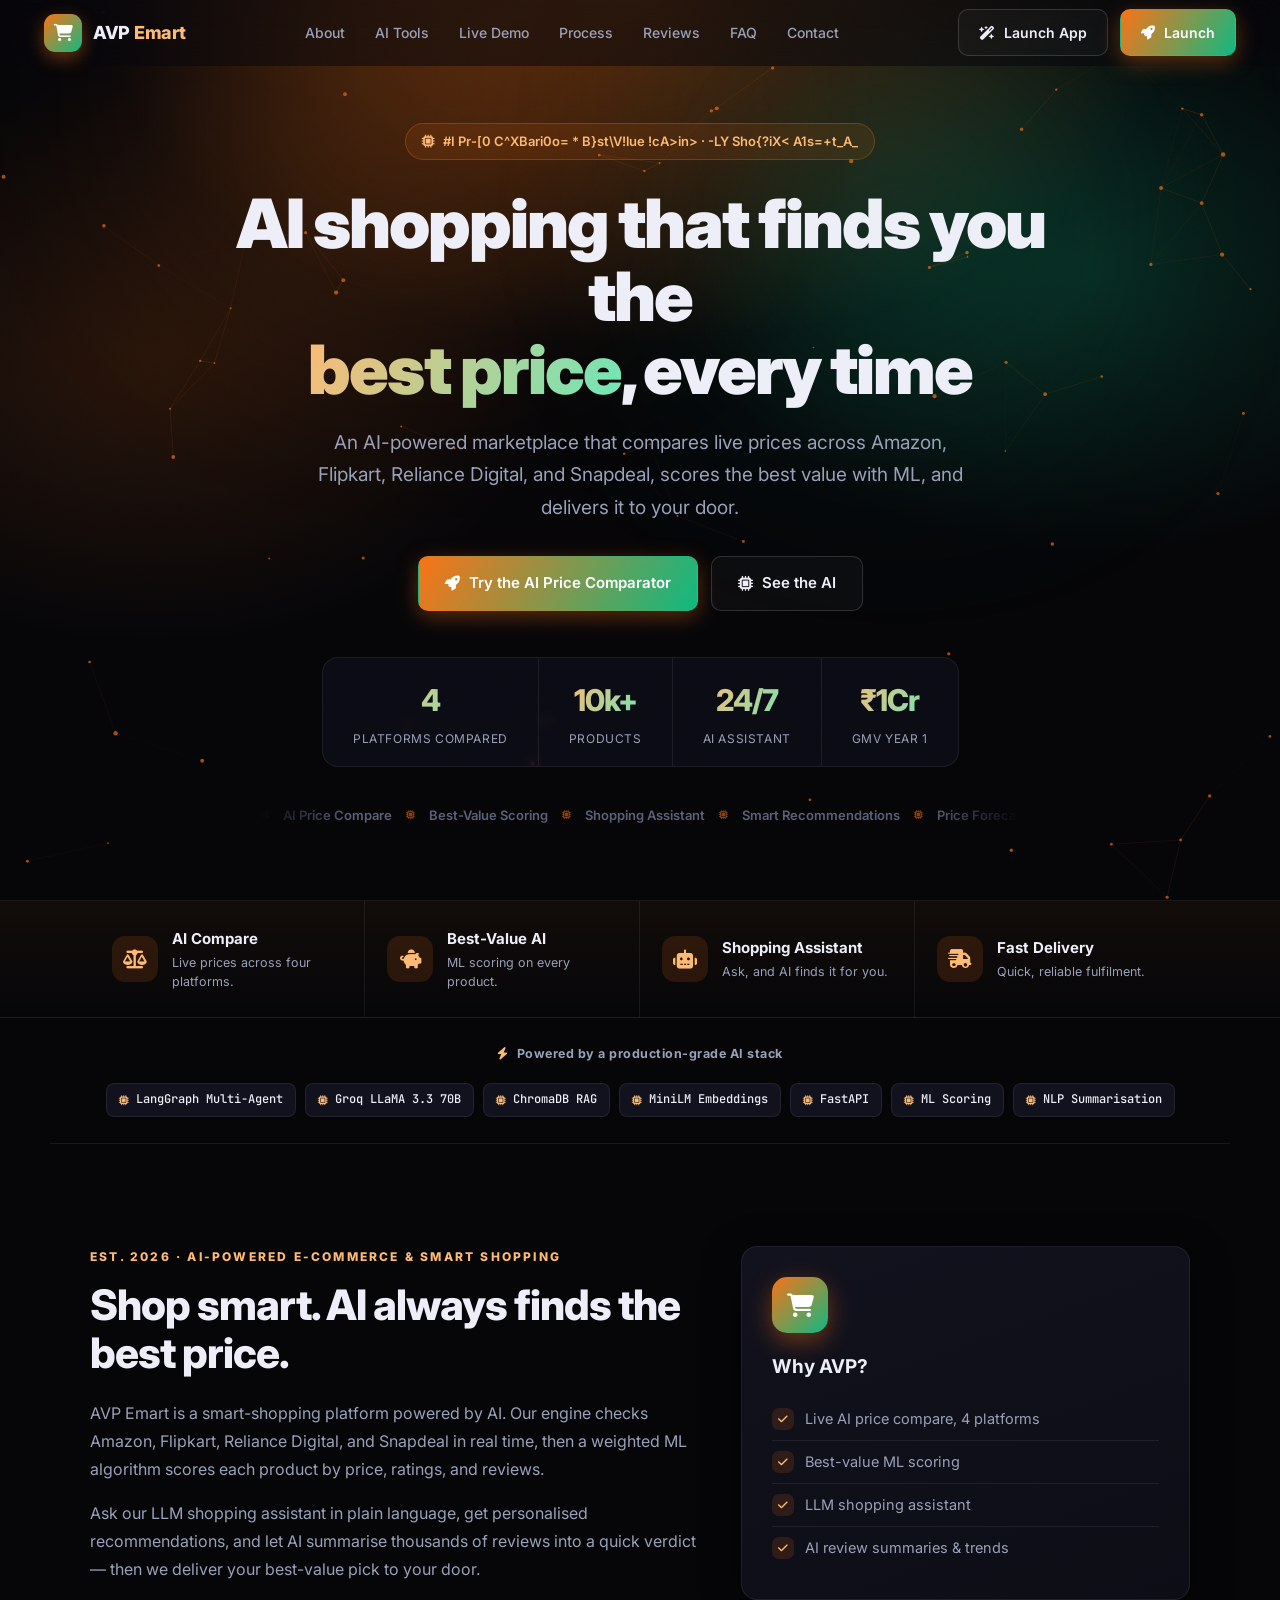
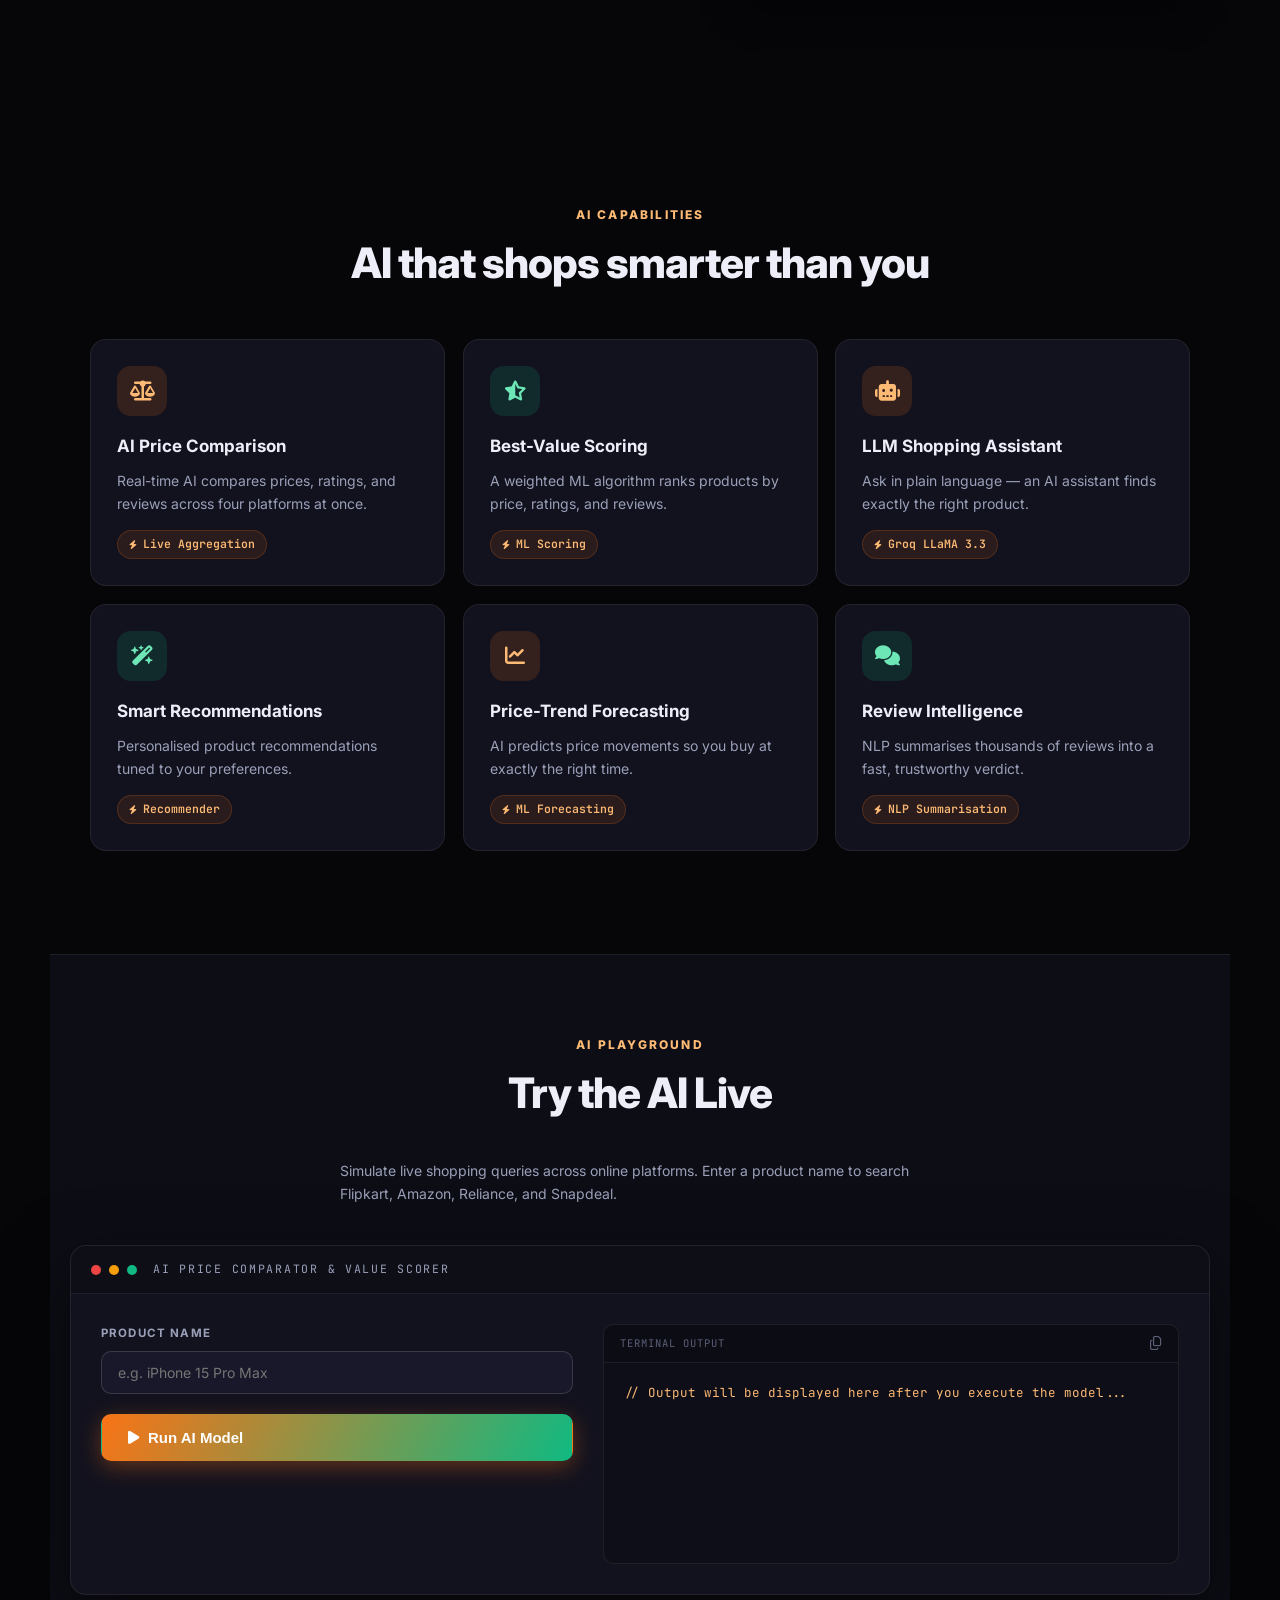
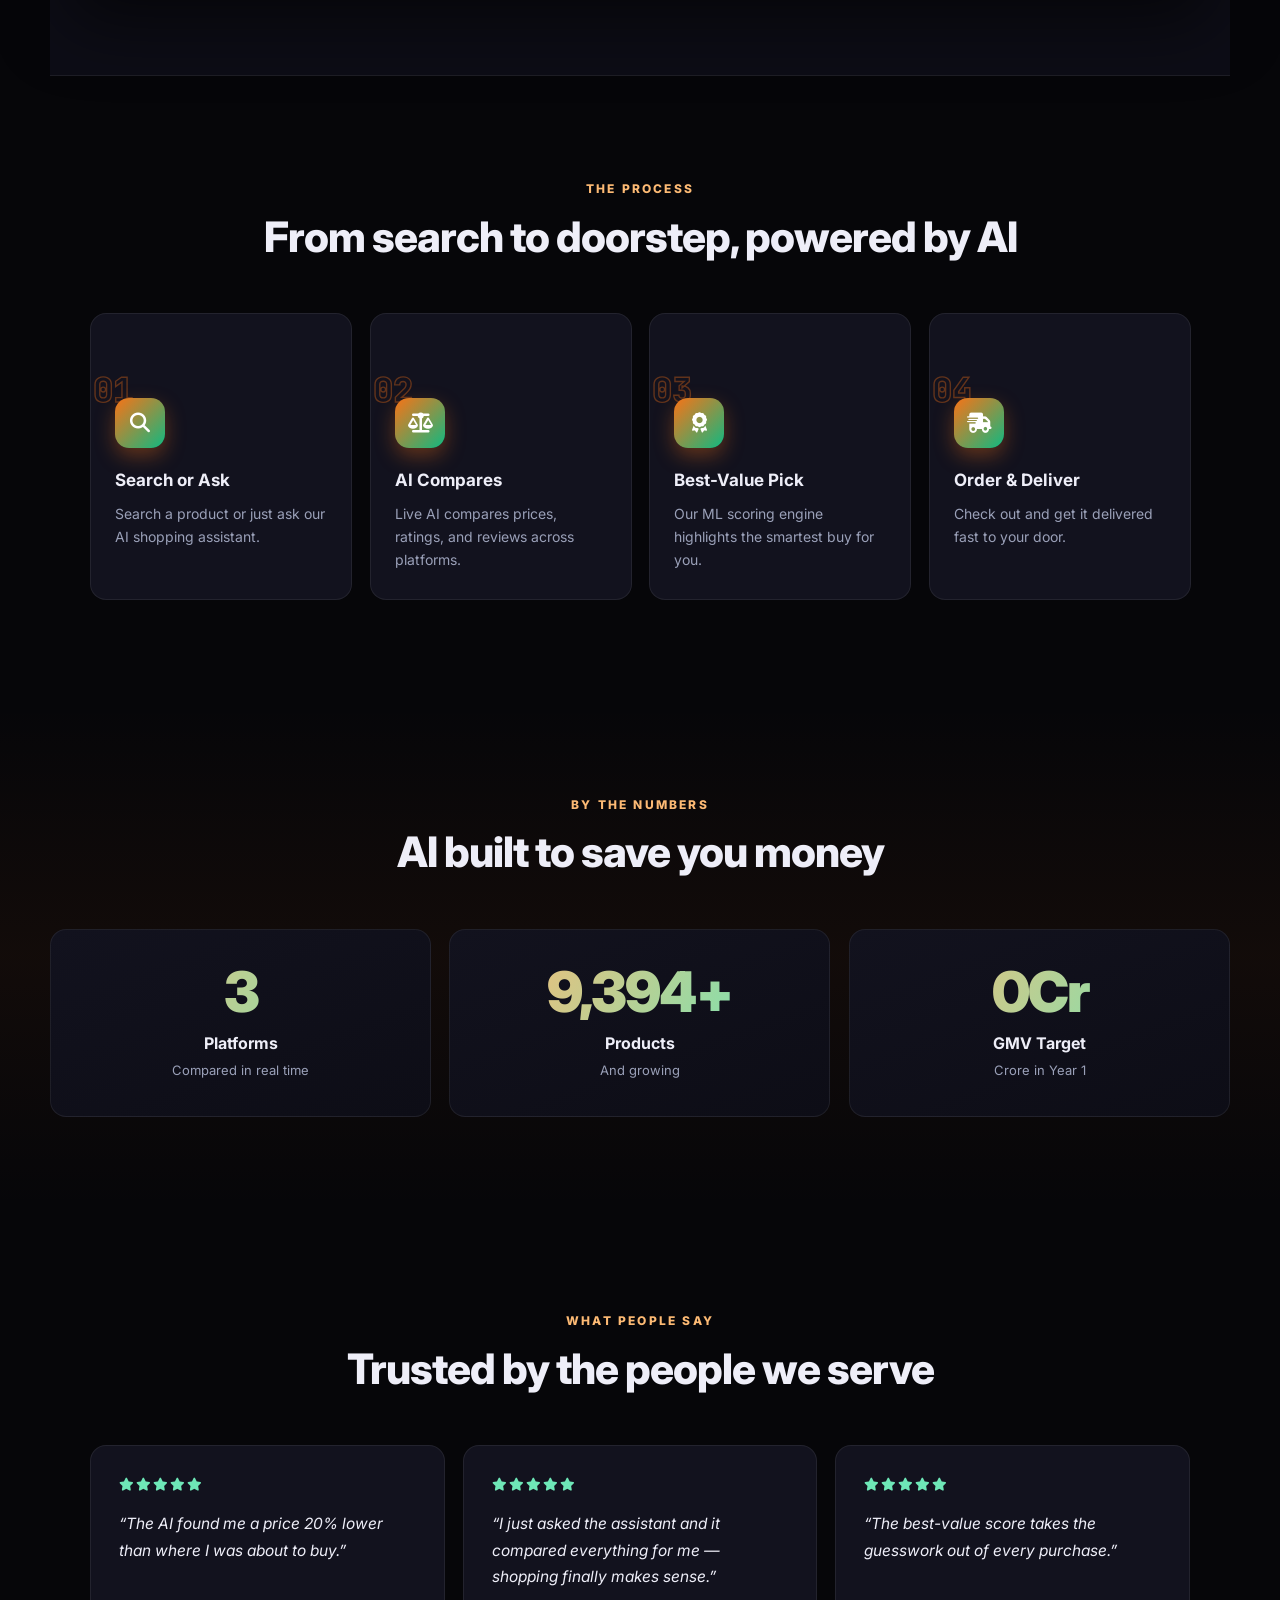
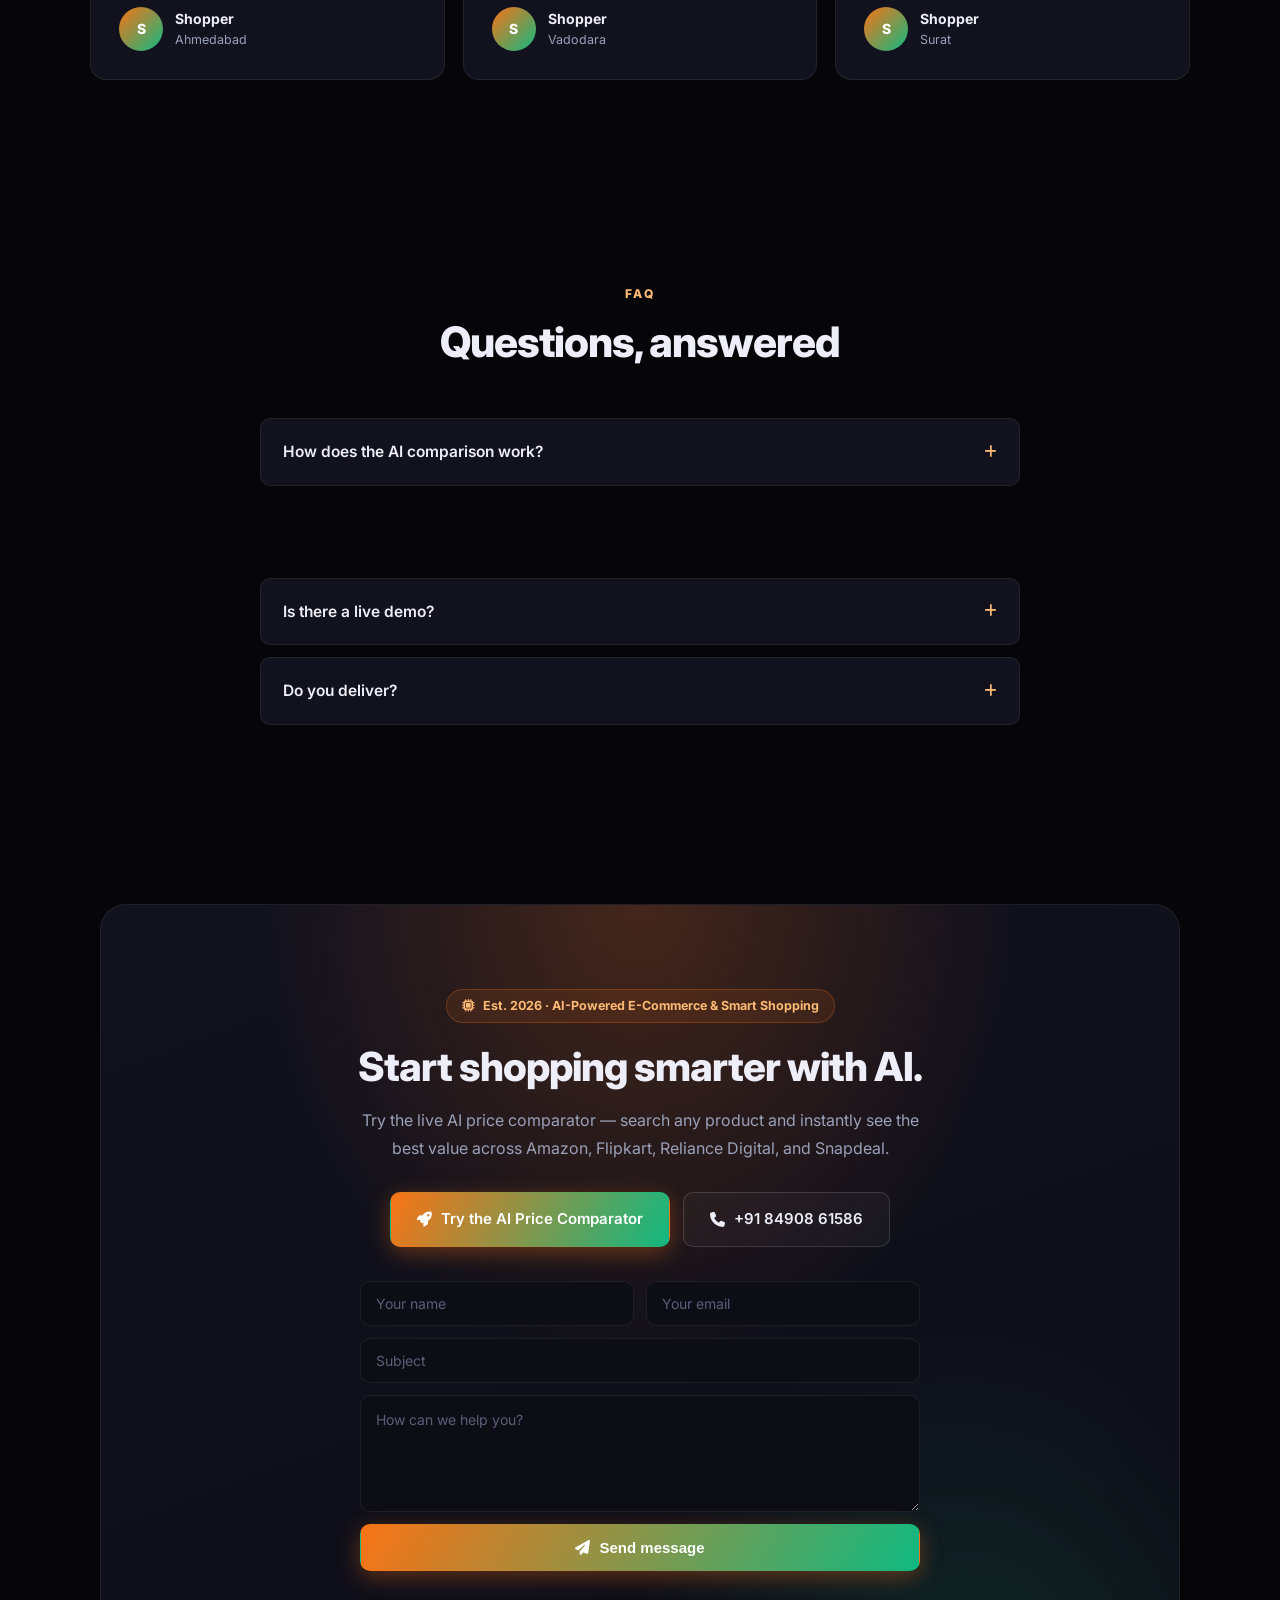
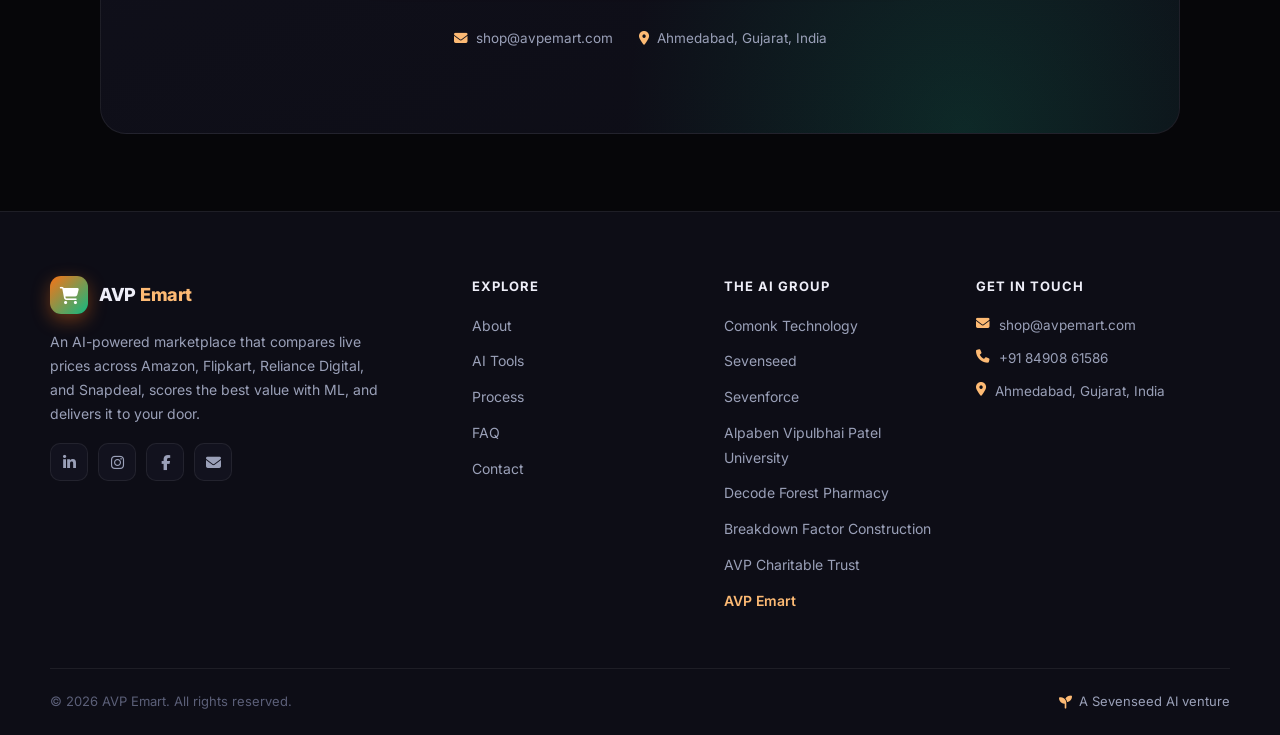
<file: avp-emart/index.html>
<!DOCTYPE html>
<html lang="en">
<head>
  <meta charset="UTF-8">
  <meta name="viewport" content="width=device-width, initial-scale=1.0">
  <title>AVP Emart — AI-Powered E-Commerce & Smart Shopping</title>
  <meta name="description" content="An AI-powered marketplace that compares live prices across Amazon, Flipkart, Reliance Digital, and Snapdeal, scores the best value with ML, and delivers it to your door.">
  <link rel="icon" href="data:image/svg+xml,%3Csvg xmlns='http://www.w3.org/2000/svg' viewBox='0 0 100 100'%3E%3Ctext y='.9em' font-size='88'%3E🛒%3C/text%3E%3C/svg%3E">
  <link rel="preconnect" href="https://fonts.googleapis.com">
  <link rel="preconnect" href="https://fonts.gstatic.com" crossorigin>
  <link href="https://fonts.googleapis.com/css2?family=Inter:wght@300;400;500;600;700;800;900&family=JetBrains+Mono:wght@400;500;600&display=swap" rel="stylesheet">
  <link rel="stylesheet" href="https://cdnjs.cloudflare.com/ajax/libs/font-awesome/6.5.0/css/all.min.css">
  <link rel="stylesheet" href="style.css">
</head>
<body>
<span id="top"></span>

<div class="preloader" id="preloader">
  <div class="pl-glow pl-glow-1"></div>
  <div class="pl-glow pl-glow-2"></div>
  <div class="pl-content">
    <div class="pl-logo">
      <div class="pl-icon-wrap"><i class="fas fa-cart-shopping pl-icon"></i><span class="pl-ring"></span></div>
      <div class="pl-name">AVP Emart</div>
    </div>
    <div class="pl-progress">
      <div class="pl-bar-track"><div class="pl-bar" id="plBar"></div></div>
      <div class="pl-text">INITIALIZING SYSTEM… <span id="plPct">0</span>%</div>
    </div>
  </div>
</div>
<div class="grain" aria-hidden="true"></div>
<div class="scroll-progress" id="scrollProgress"></div>
<div class="cursor-ring" id="cursorRing" aria-hidden="true"></div>

<nav class="nav">
  <a class="logo" href="#top">
    <span class="logo-icon"><i class="fas fa-cart-shopping"></i></span>
    <span class="logo-text">AVP <span class="logo-accent">Emart</span></span>
  </a>
  <div class="nav-links" id="navLinks">
    <a href="#about">About</a>
    <a href="#services">AI Tools</a>
    
    <a href="#sandbox">Live Demo</a>
    <a href="#process">Process</a>
    <a href="#testimonials">Reviews</a>
    <a href="#faq">FAQ</a>
    <a href="#contact">Contact</a>
  </div>
  <div class="nav-right">
    <a class="btn btn-ghost" href="http://localhost:8007/dashboard"><i class="fas fa-wand-magic-sparkles"></i> Launch App</a>
    <a class="btn btn-primary" href="https://price-com-7.streamlit.app/" target="_blank" rel="noopener"><i class="fas fa-rocket"></i> Launch</a>
    <button class="hamburger" id="hamburger" aria-label="Menu"><i class="fas fa-bars"></i></button>
  </div>
</nav>

<header class="hero">
  <div class="hero-glow"></div>
  <div class="hero-grid"></div>
  <div class="hero-orb orb-1"></div>
  <div class="hero-orb orb-2"></div>
  <canvas id="particles"></canvas>
  <div class="hero-content">
    <div class="hero-pill" data-blur-in style="--i:0"><i class="fas fa-microchip"></i> <span class="scramble">AI Price Comparison · Best-Value Scoring · LLM Shopping Assistant</span></div>
    <h1 class="hero-title" data-blur-in style="--i:1">AI shopping that finds you the<br><span class="grad">best price</span>, every time</h1>
    <p class="hero-sub" data-blur-in style="--i:2">An AI-powered marketplace that compares live prices across Amazon, Flipkart, Reliance Digital, and Snapdeal, scores the best value with ML, and delivers it to your door.</p>
    <div class="hero-actions" data-blur-in style="--i:3">
      <a class="btn btn-primary lg" href="https://price-com-7.streamlit.app/" target="_blank" rel="noopener"><i class="fas fa-rocket"></i> Try the AI Price Comparator</a><a class="btn btn-ghost lg" href="#services"><i class="fas fa-microchip"></i> See the AI</a>
    </div>
    <div class="stats-row" data-blur-in style="--i:4">
        <div class="hs"><div class="hs-num count">4</div><div class="hs-lbl">Platforms Compared</div></div>
        <div class="hs-sep"></div>
        <div class="hs"><div class="hs-num count">10k+</div><div class="hs-lbl">Products</div></div>
        <div class="hs-sep"></div>
        <div class="hs"><div class="hs-num count">24/7</div><div class="hs-lbl">AI Assistant</div></div>
        <div class="hs-sep"></div>
        <div class="hs"><div class="hs-num count">₹1Cr</div><div class="hs-lbl">GMV Year 1</div></div>
    </div>
    <div class="hero-marquee" data-blur-in style="--i:5"><div class="marquee-track"><span>AI Price Compare</span><span>Best-Value Scoring</span><span>Shopping Assistant</span><span>Smart Recommendations</span><span>Price Forecasting</span><span>Review Intelligence</span><span>Amazon</span><span>Flipkart</span><span>Reliance Digital</span><span>Snapdeal</span><span>AI Price Compare</span><span>Best-Value Scoring</span><span>Shopping Assistant</span><span>Smart Recommendations</span><span>Price Forecasting</span><span>Review Intelligence</span><span>Amazon</span><span>Flipkart</span><span>Reliance Digital</span><span>Snapdeal</span></div></div>
  </div>
</header>

<section class="pillars-band">
  <div class="pillars-inner">
        <div class="pillar reveal"><div class="pillar-ic"><i class="fas fa-scale-balanced"></i></div><div class="pillar-txt"><strong>AI Compare</strong><span>Live prices across four platforms.</span></div></div>
        <div class="pillar reveal"><div class="pillar-ic"><i class="fas fa-piggy-bank"></i></div><div class="pillar-txt"><strong>Best-Value AI</strong><span>ML scoring on every product.</span></div></div>
        <div class="pillar reveal"><div class="pillar-ic"><i class="fas fa-robot"></i></div><div class="pillar-txt"><strong>Shopping Assistant</strong><span>Ask, and AI finds it for you.</span></div></div>
        <div class="pillar reveal"><div class="pillar-ic"><i class="fas fa-truck-fast"></i></div><div class="pillar-txt"><strong>Fast Delivery</strong><span>Quick, reliable fulfilment.</span></div></div>
  </div>
</section>

<section class="ai-strip">
  <span class="ai-strip-label"><i class="fas fa-bolt"></i> Powered by a production-grade AI stack</span>
  <div class="ai-chips"><span class="ai-chip"><i class="fas fa-microchip"></i>LangGraph Multi-Agent</span><span class="ai-chip"><i class="fas fa-microchip"></i>Groq LLaMA 3.3 70B</span><span class="ai-chip"><i class="fas fa-microchip"></i>ChromaDB RAG</span><span class="ai-chip"><i class="fas fa-microchip"></i>MiniLM Embeddings</span><span class="ai-chip"><i class="fas fa-microchip"></i>FastAPI</span><span class="ai-chip"><i class="fas fa-microchip"></i>ML Scoring</span><span class="ai-chip"><i class="fas fa-microchip"></i>NLP Summarisation</span></div>
</section>

<section class="section about" id="about">
  <div class="about-grid">
    <div class="about-copy reveal">
      <div class="eyebrow">Est. 2026 · AI-Powered E-Commerce & Smart Shopping</div>
      <h2 class="sec-title left">Shop smart. AI always finds the best price.</h2>
      <p>AVP Emart is a smart-shopping platform powered by AI. Our engine checks Amazon, Flipkart, Reliance Digital, and Snapdeal in real time, then a weighted ML algorithm scores each product by price, ratings, and reviews.</p><p>Ask our LLM shopping assistant in plain language, get personalised recommendations, and let AI summarise thousands of reviews into a quick verdict — then we deliver your best-value pick to your door.</p>
    </div>
    <aside class="about-card glow reveal">
      <div class="about-card-ic"><i class="fas fa-cart-shopping"></i></div>
      <h3>Why AVP?</h3>
      <ul class="hl-list">
          <li><i class="fas fa-check"></i>Live AI price compare, 4 platforms</li>
          <li><i class="fas fa-check"></i>Best-value ML scoring</li>
          <li><i class="fas fa-check"></i>LLM shopping assistant</li>
          <li><i class="fas fa-check"></i>AI review summaries & trends</li>
      </ul>
    </aside>
  </div>
</section>

<section class="section" id="services">
  <div class="eyebrow center">AI CAPABILITIES</div>
  <h2 class="sec-title">AI that shops smarter than you</h2>
  <div class="svc-grid">
        <article class="svc-card glow reveal" data-tilt><div class="svc-ic p"><i class="fas fa-scale-balanced"></i></div><h4>AI Price Comparison</h4><p>Real-time AI compares prices, ratings, and reviews across four platforms at once.</p><span class="svc-tag"><i class="fas fa-bolt"></i>Live Aggregation</span></article>
        <article class="svc-card glow reveal" data-tilt><div class="svc-ic s"><i class="fas fa-star-half-stroke"></i></div><h4>Best-Value Scoring</h4><p>A weighted ML algorithm ranks products by price, ratings, and reviews.</p><span class="svc-tag"><i class="fas fa-bolt"></i>ML Scoring</span></article>
        <article class="svc-card glow reveal" data-tilt><div class="svc-ic p"><i class="fas fa-robot"></i></div><h4>LLM Shopping Assistant</h4><p>Ask in plain language — an AI assistant finds exactly the right product.</p><span class="svc-tag"><i class="fas fa-bolt"></i>Groq LLaMA 3.3</span></article>
        <article class="svc-card glow reveal" data-tilt><div class="svc-ic s"><i class="fas fa-wand-magic-sparkles"></i></div><h4>Smart Recommendations</h4><p>Personalised product recommendations tuned to your preferences.</p><span class="svc-tag"><i class="fas fa-bolt"></i>Recommender</span></article>
        <article class="svc-card glow reveal" data-tilt><div class="svc-ic p"><i class="fas fa-chart-line"></i></div><h4>Price-Trend Forecasting</h4><p>AI predicts price movements so you buy at exactly the right time.</p><span class="svc-tag"><i class="fas fa-bolt"></i>ML Forecasting</span></article>
        <article class="svc-card glow reveal" data-tilt><div class="svc-ic s"><i class="fas fa-comments"></i></div><h4>Review Intelligence</h4><p>NLP summarises thousands of reviews into a fast, trustworthy verdict.</p><span class="svc-tag"><i class="fas fa-bolt"></i>NLP Summarisation</span></article>
  </div>
</section>


<section class="section sandbox-sec" id="sandbox">
  <div class="eyebrow center">AI PLAYGROUND</div>
  <h2 class="sec-title">Try the AI Live</h2>
  <p class="sandbox-subtitle center">Simulate live shopping queries across online platforms. Enter a product name to search Flipkart, Amazon, Reliance, and Snapdeal.</p>
  
  <div class="sandbox-container reveal">
    <div class="sandbox-card glow">
      <div class="sandbox-card-header">
        <div class="sandbox-dot red"></div>
        <div class="sandbox-dot yellow"></div>
        <div class="sandbox-dot green"></div>
        <span class="sandbox-card-title">AI Price Comparator & Value Scorer</span>
      </div>
      <div class="sandbox-card-body">
        <form class="sandbox-form" id="sandboxForm" data-endpoint="http://localhost:8007/api/compare">
          
        <div class="sandbox-field">
          <label for="sb-query">Product Name</label>
          <input type="text" id="sb-query" placeholder="e.g. iPhone 15 Pro Max" required>
        </div>
        
          <button type="submit" class="btn btn-primary lg" id="sandboxBtn">
            <i class="fas fa-play"></i> Run AI Model
          </button>
        </form>
        <div class="sandbox-result">
          <div class="sandbox-result-header">
            <span>Terminal Output</span>
            <button class="sandbox-copy-btn" id="sandboxCopy" type="button" aria-label="Copy output">
              <i class="far fa-copy"></i>
            </button>
          </div>
          <div class="sandbox-pre-wrap">
            <pre class="sandbox-pre" id="sandboxOutput">// Output will be displayed here after you execute the model...</pre>
          </div>
        </div>
      </div>
    </div>
  </div>
</section>

<section class="section process" id="process">
  <div class="eyebrow center">THE PROCESS</div>
  <h2 class="sec-title">From search to doorstep, powered by AI</h2>
  <div class="proc-grid">
        <div class="proc-step glow reveal" data-tilt><div class="proc-num">01</div><div class="proc-ic"><i class="fas fa-magnifying-glass"></i></div><h4>Search or Ask</h4><p>Search a product or just ask our AI shopping assistant.</p></div>
        <div class="proc-step glow reveal" data-tilt><div class="proc-num">02</div><div class="proc-ic"><i class="fas fa-scale-balanced"></i></div><h4>AI Compares</h4><p>Live AI compares prices, ratings, and reviews across platforms.</p></div>
        <div class="proc-step glow reveal" data-tilt><div class="proc-num">03</div><div class="proc-ic"><i class="fas fa-award"></i></div><h4>Best-Value Pick</h4><p>Our ML scoring engine highlights the smartest buy for you.</p></div>
        <div class="proc-step glow reveal" data-tilt><div class="proc-num">04</div><div class="proc-ic"><i class="fas fa-truck-fast"></i></div><h4>Order & Deliver</h4><p>Check out and get it delivered fast to your door.</p></div>
  </div>
</section>

<section class="impact" id="impact">
  <div class="impact-inner">
    <div class="eyebrow center">BY THE NUMBERS</div>
    <h2 class="sec-title">AI built to save you money</h2>
    <div class="impact-grid">
        <div class="metric glow reveal" data-tilt><div class="metric-num count">4</div><div class="metric-lbl">Platforms</div><div class="metric-sub">Compared in real time</div></div>
        <div class="metric glow reveal" data-tilt><div class="metric-num count">10000+</div><div class="metric-lbl">Products</div><div class="metric-sub">And growing</div></div>
        <div class="metric glow reveal" data-tilt><div class="metric-num count">1Cr</div><div class="metric-lbl">GMV Target</div><div class="metric-sub">Crore in Year 1</div></div>
    </div>
  </div>
</section>

<section class="section" id="testimonials">
  <div class="eyebrow center">WHAT PEOPLE SAY</div>
  <h2 class="sec-title">Trusted by the people we serve</h2>
  <div class="tgrid">
        <figure class="tcard glow reveal"><div class="tstars"><i class="fas fa-star"></i><i class="fas fa-star"></i><i class="fas fa-star"></i><i class="fas fa-star"></i><i class="fas fa-star"></i></div><blockquote>&ldquo;The AI found me a price 20% lower than where I was about to buy.&rdquo;</blockquote><figcaption><span class="tavatar">S</span><span class="tmeta"><strong>Shopper</strong><small>Ahmedabad</small></span></figcaption></figure>
        <figure class="tcard glow reveal"><div class="tstars"><i class="fas fa-star"></i><i class="fas fa-star"></i><i class="fas fa-star"></i><i class="fas fa-star"></i><i class="fas fa-star"></i></div><blockquote>&ldquo;I just asked the assistant and it compared everything for me — shopping finally makes sense.&rdquo;</blockquote><figcaption><span class="tavatar">S</span><span class="tmeta"><strong>Shopper</strong><small>Vadodara</small></span></figcaption></figure>
        <figure class="tcard glow reveal"><div class="tstars"><i class="fas fa-star"></i><i class="fas fa-star"></i><i class="fas fa-star"></i><i class="fas fa-star"></i><i class="fas fa-star"></i></div><blockquote>&ldquo;The best-value score takes the guesswork out of every purchase.&rdquo;</blockquote><figcaption><span class="tavatar">S</span><span class="tmeta"><strong>Shopper</strong><small>Surat</small></span></figcaption></figure>
  </div>
</section>

<section class="section faq-sec" id="faq">
  <div class="eyebrow center">FAQ</div>
  <h2 class="sec-title">Questions, answered</h2>
  <div class="faq-list">
        <details class="faq reveal"><summary>How does the AI comparison work?<i class="fas fa-plus"></i></summary><div class="faq-a">Our engine aggregates live listings from Amazon, Flipkart, Reliance Digital, and Snapdeal, then a weighted ML algorithm scores each by price, ratings, and reviews.</div></details>
        <details class="faq reveal"><summary>What is the AI shopping assistant?<i class="fas fa-plus"></i></summary><div class="faq-a">A Groq LLaMA-powered assistant that understands plain-language requests and finds the right product and best price for you.</div></details>
        <details class="faq reveal"><summary>Is there a live demo?<i class="fas fa-plus"></i></summary><div class="faq-a">Yes — try our live AI price comparator to search any product and compare instantly across all four platforms.</div></details>
        <details class="faq reveal"><summary>Do you deliver?<i class="fas fa-plus"></i></summary><div class="faq-a">Yes — we integrate with delivery partners like Shiprocket and Delhivery for fast, reliable fulfilment.</div></details>
  </div>
</section>

<section class="cta" id="contact">
  <div class="cta-glow"></div>
  <div class="cta-content reveal">
    <div class="cta-badge"><i class="fas fa-microchip"></i> Est. 2026 · AI-Powered E-Commerce & Smart Shopping</div>
    <h2>Start shopping smarter with AI.</h2>
    <p>Try the live AI price comparator — search any product and instantly see the best value across Amazon, Flipkart, Reliance Digital, and Snapdeal.</p>
    <div class="cta-actions">
      <a class="btn btn-primary lg" href="https://price-com-7.streamlit.app/" target="_blank" rel="noopener"><i class="fas fa-rocket"></i> Try the AI Price Comparator</a>
      <a class="btn btn-ghost lg" href="tel:+918490861586"><i class="fas fa-phone"></i> +91 84908 61586</a>
    </div>
    <form class="contact-form" id="contactForm" data-email="shop@avpemart.com" data-company="AVP Emart">
      <div class="cf-row">
        <input type="text" id="cf-name" placeholder="Your name" autocomplete="name" required>
        <input type="email" id="cf-email" placeholder="Your email" autocomplete="email" required>
      </div>
      <input type="text" id="cf-subject" placeholder="Subject">
      <textarea id="cf-msg" rows="4" placeholder="How can we help you?" required></textarea>
      <button type="submit" class="btn btn-primary lg"><i class="fas fa-paper-plane"></i> Send message</button>
      <p class="cf-note" id="cf-note" role="status"></p>
    </form>
    <div class="cta-contact">
      <span><i class="fas fa-envelope"></i> shop@avpemart.com</span>
      <span><i class="fas fa-location-dot"></i> Ahmedabad, Gujarat, India</span>
    </div>
  </div>
</section>

<footer class="foot">
  <div class="foot-grid">
    <div class="foot-brand">
      <a class="logo" href="#top">
        <span class="logo-icon"><i class="fas fa-cart-shopping"></i></span>
        <span class="logo-text">AVP <span class="logo-accent">Emart</span></span>
      </a>
      <p>An AI-powered marketplace that compares live prices across Amazon, Flipkart, Reliance Digital, and Snapdeal, scores the best value with ML, and delivers it to your door.</p>
      <div class="foot-social">
        <a href="#" aria-label="LinkedIn"><i class="fab fa-linkedin-in"></i></a>
        <a href="#" aria-label="Instagram"><i class="fab fa-instagram"></i></a>
        <a href="#" aria-label="Facebook"><i class="fab fa-facebook-f"></i></a>
        <a href="mailto:shop@avpemart.com" aria-label="Email"><i class="fas fa-envelope"></i></a>
      </div>
    </div>
    <div class="foot-col">
      <h5>Explore</h5>
      <ul>
        <li><a href="#about">About</a></li>
        <li><a href="#services">AI Tools</a></li>
        <li><a href="#process">Process</a></li>
        <li><a href="#faq">FAQ</a></li>
        <li><a href="#contact">Contact</a></li>
      </ul>
    </div>
    <div class="foot-col">
      <h5>The AI Group</h5>
      <ul>
          <li><a href="../comonk/index.html">Comonk Technology</a></li>
          <li><a href="../index.html">Sevenseed</a></li>
          <li><a href="../sevenforce/index.html">Sevenforce</a></li>
          <li><a href="../avpu/index.html">Alpaben Vipulbhai Patel University</a></li>
          <li><a href="../decode-forest-pharmacy/index.html">Decode Forest Pharmacy</a></li>
          <li><a href="../breakdown-factor/index.html">Breakdown Factor Construction</a></li>
          <li><a href="../avp-charitable-trust/index.html">AVP Charitable Trust</a></li>
          <li><span class="foot-current">AVP Emart</span></li>
      </ul>
    </div>
    <div class="foot-col">
      <h5>Get in touch</h5>
      <ul class="foot-contact">
        <li><i class="fas fa-envelope"></i> shop@avpemart.com</li>
        <li><i class="fas fa-phone"></i> +91 84908 61586</li>
        <li><i class="fas fa-location-dot"></i> Ahmedabad, Gujarat, India</li>
      </ul>
    </div>
  </div>
  <div class="foot-bottom">
    <span>© <span data-year></span> AVP Emart. All rights reserved.</span>
    <span class="foot-venture"><i class="fas fa-seedling"></i> A Sevenseed AI venture</span>
  </div>
</footer>

<script src="app.js"></script>
</body>
</html>
</file>
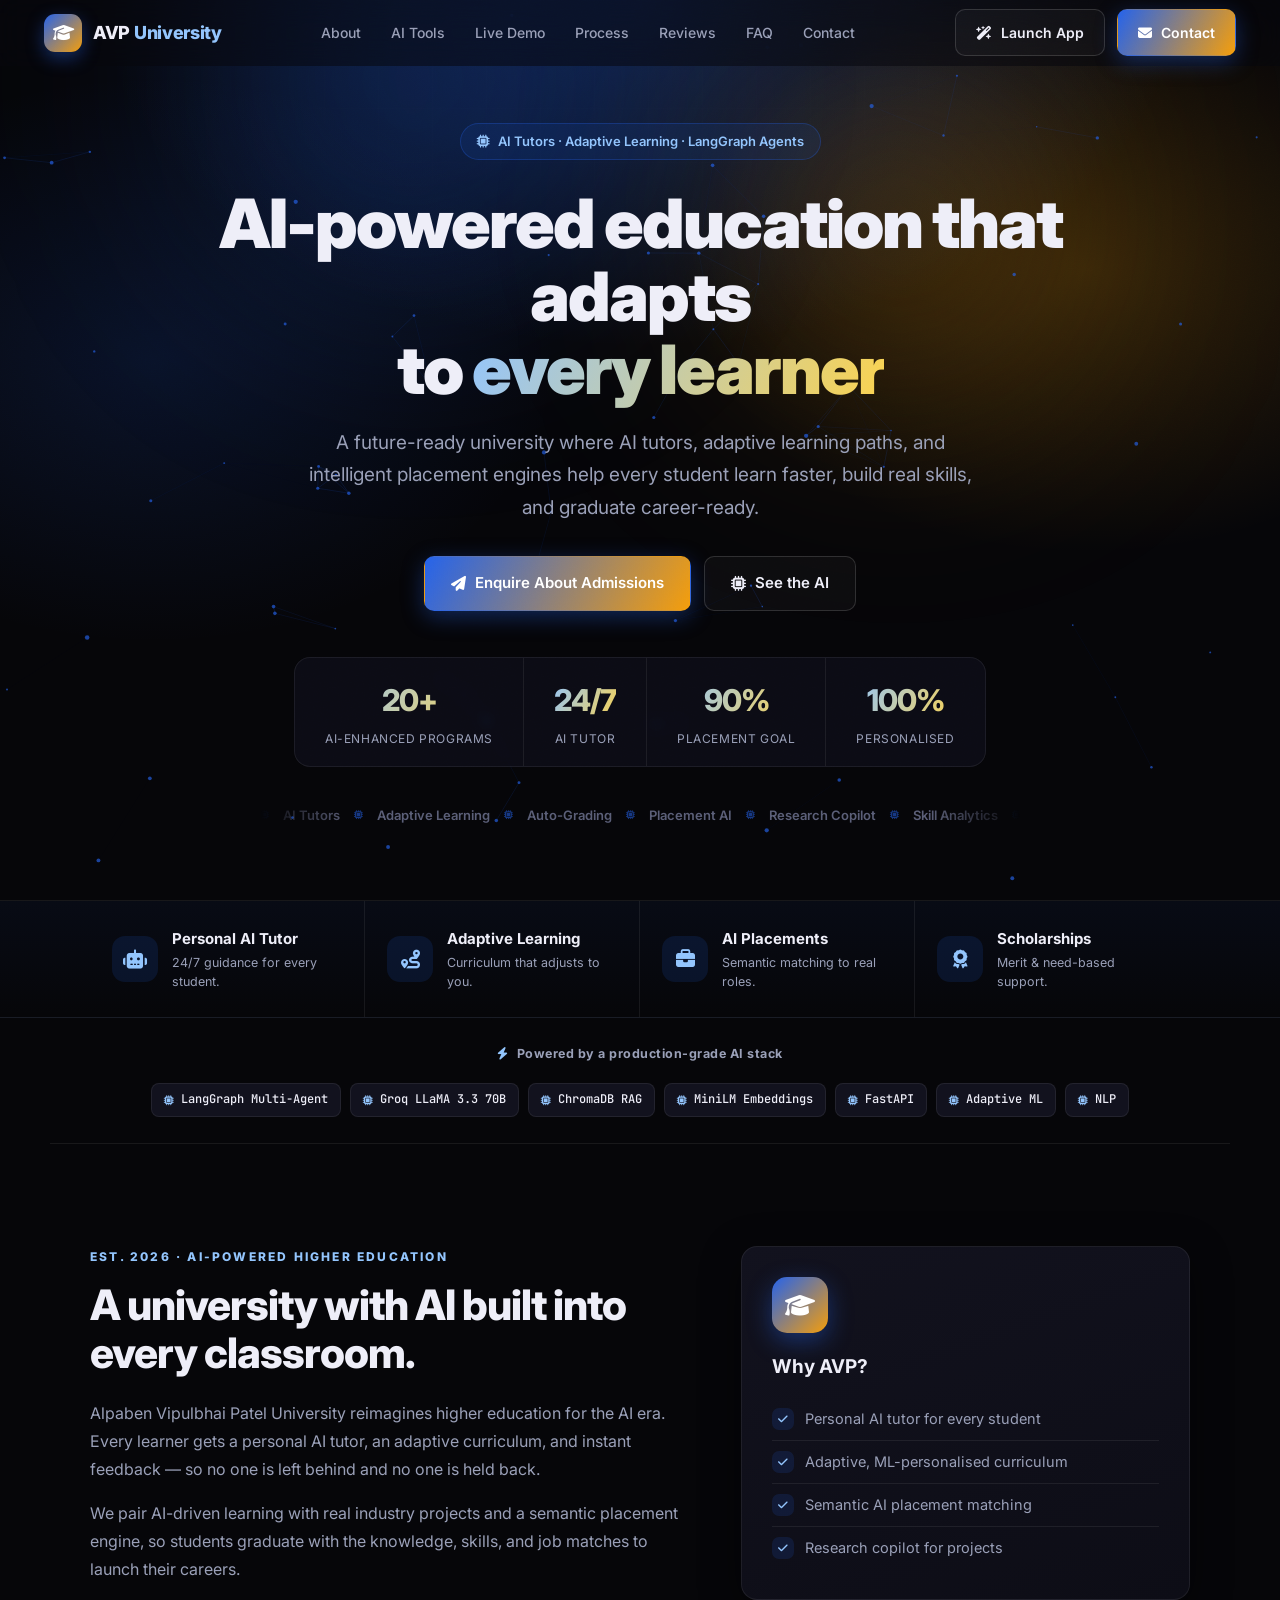
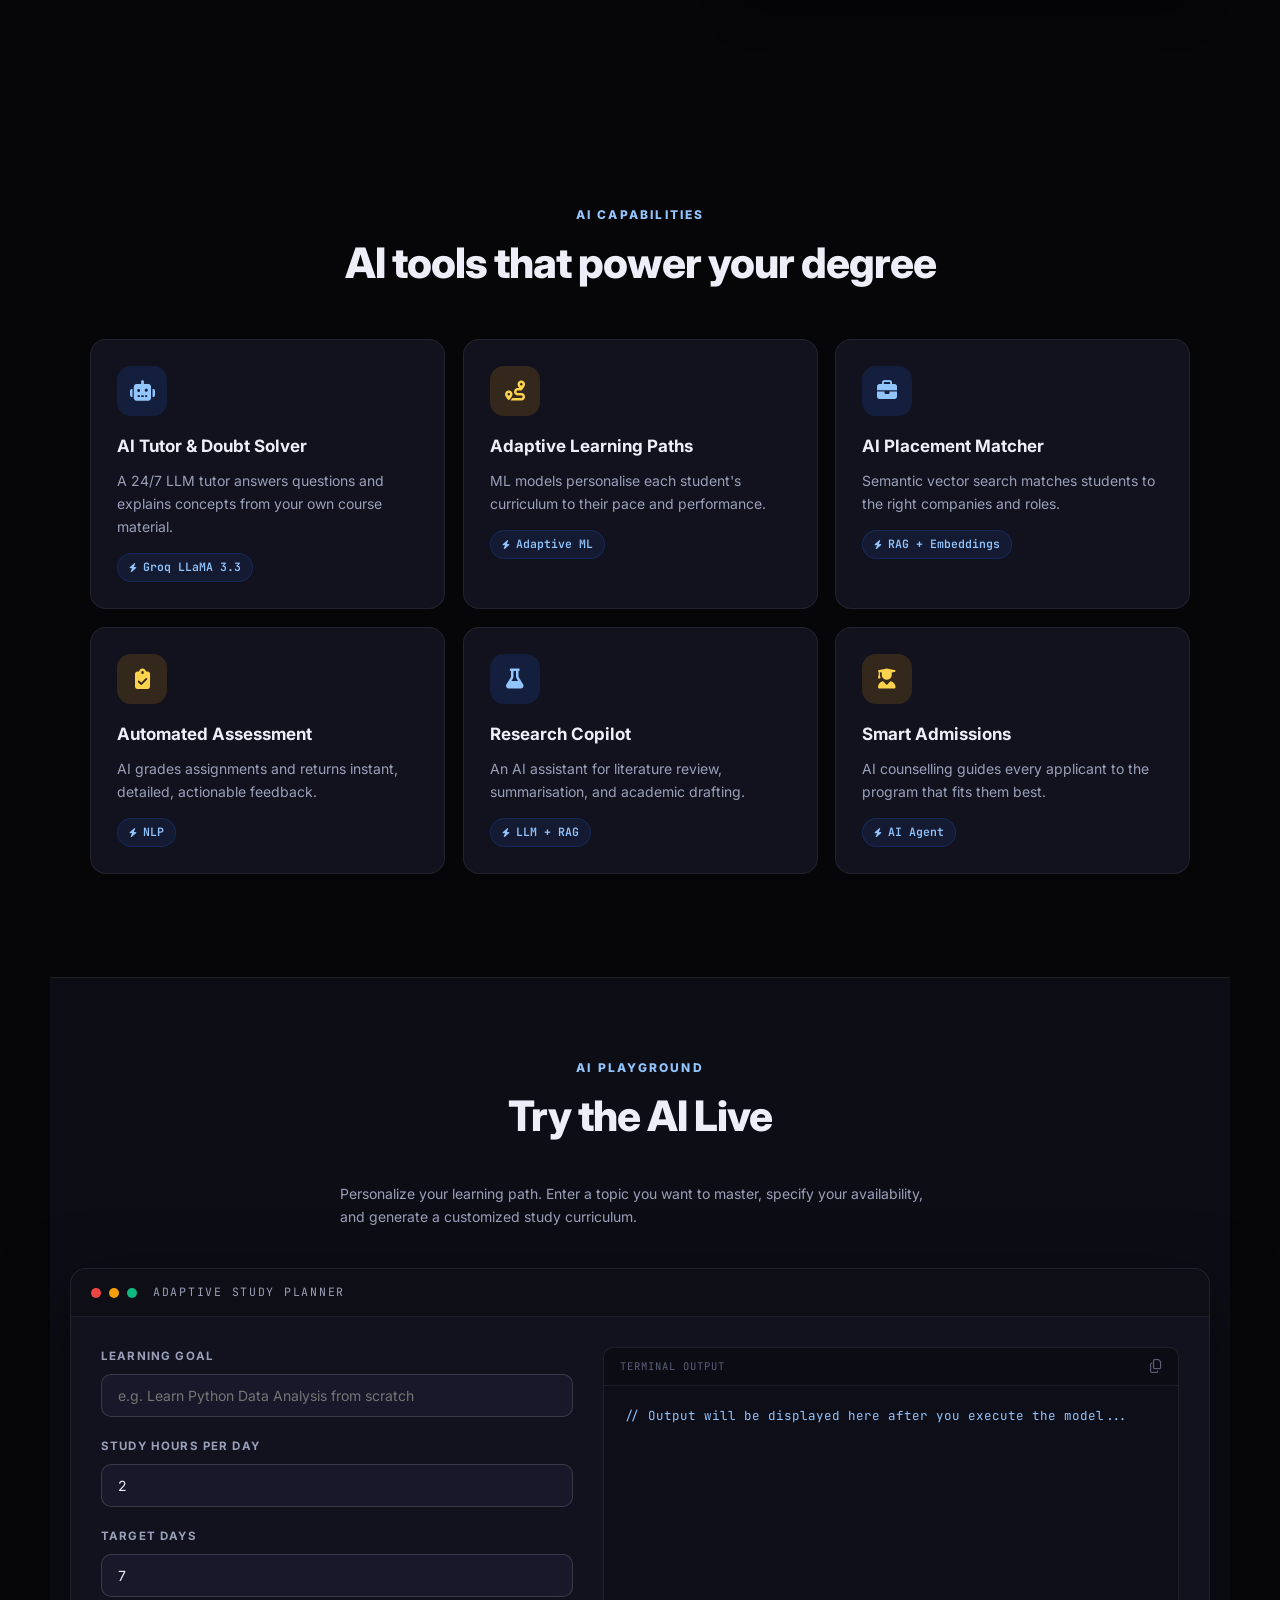
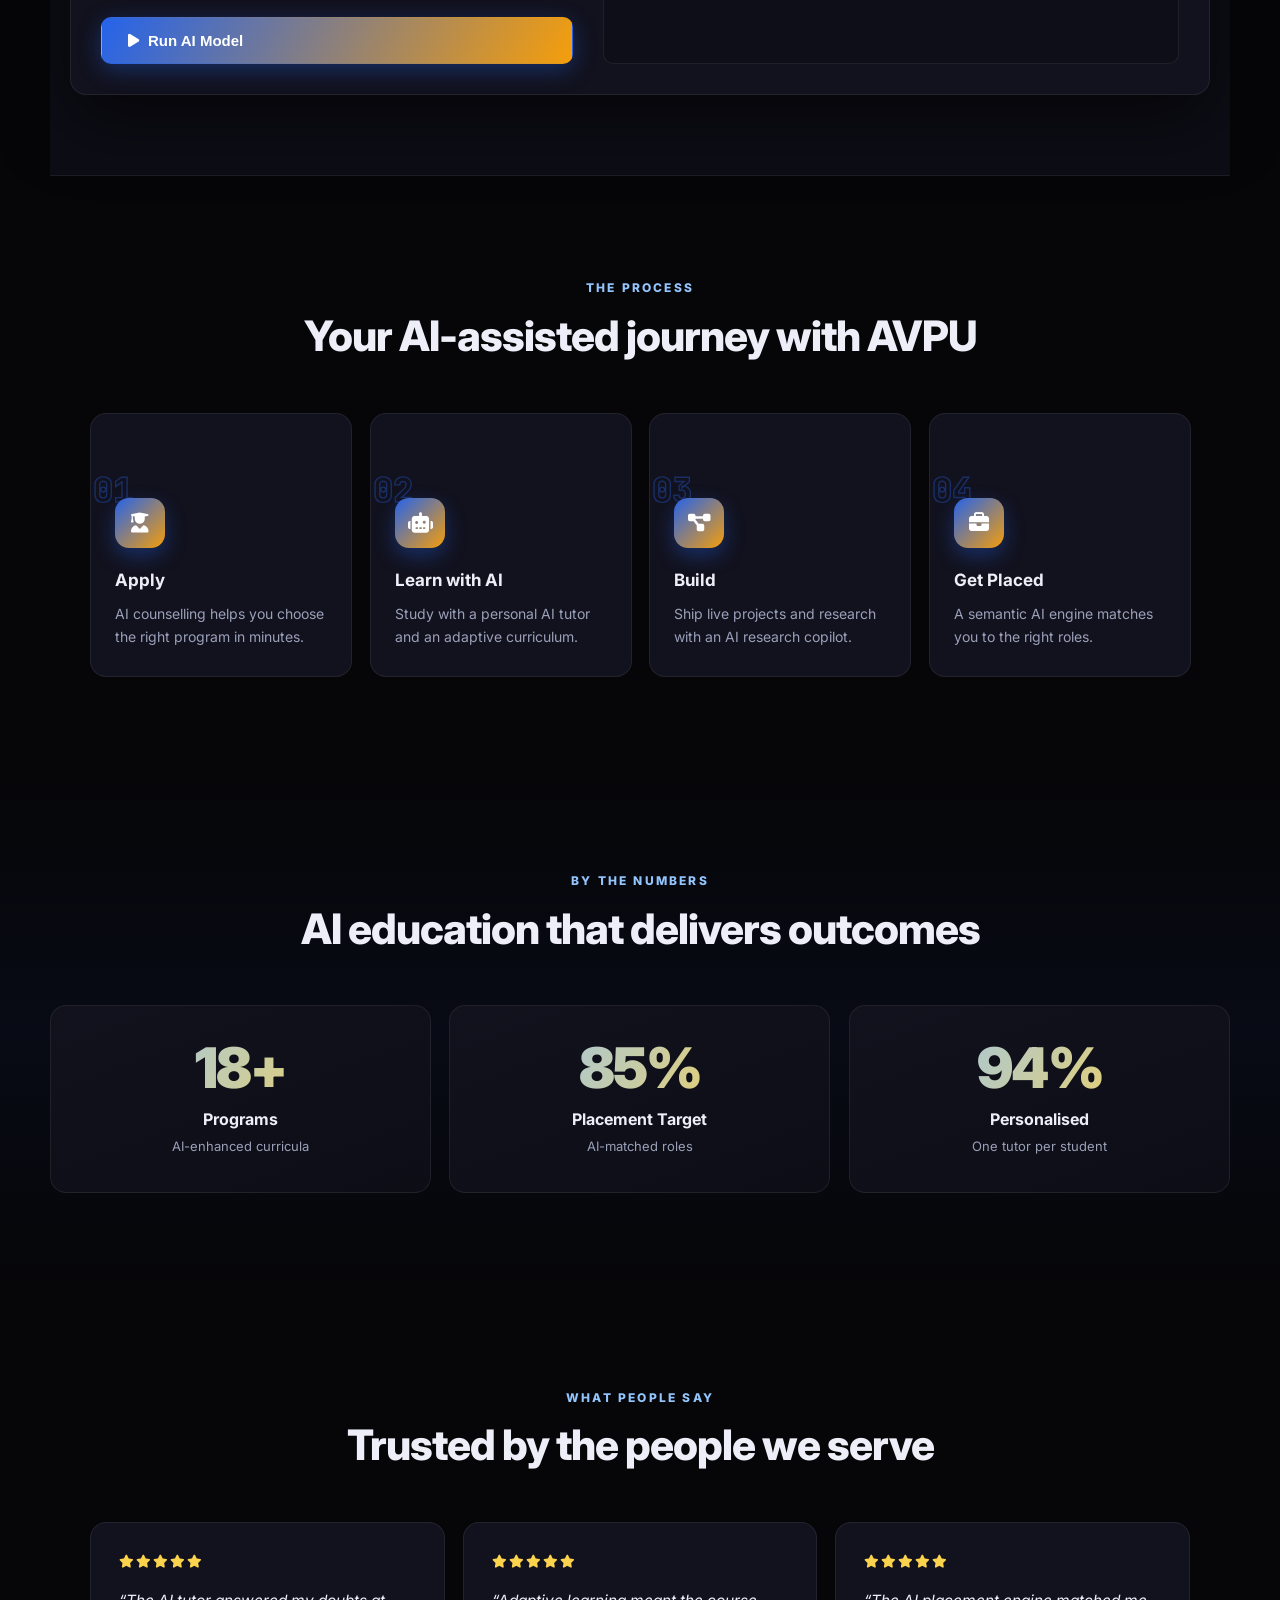
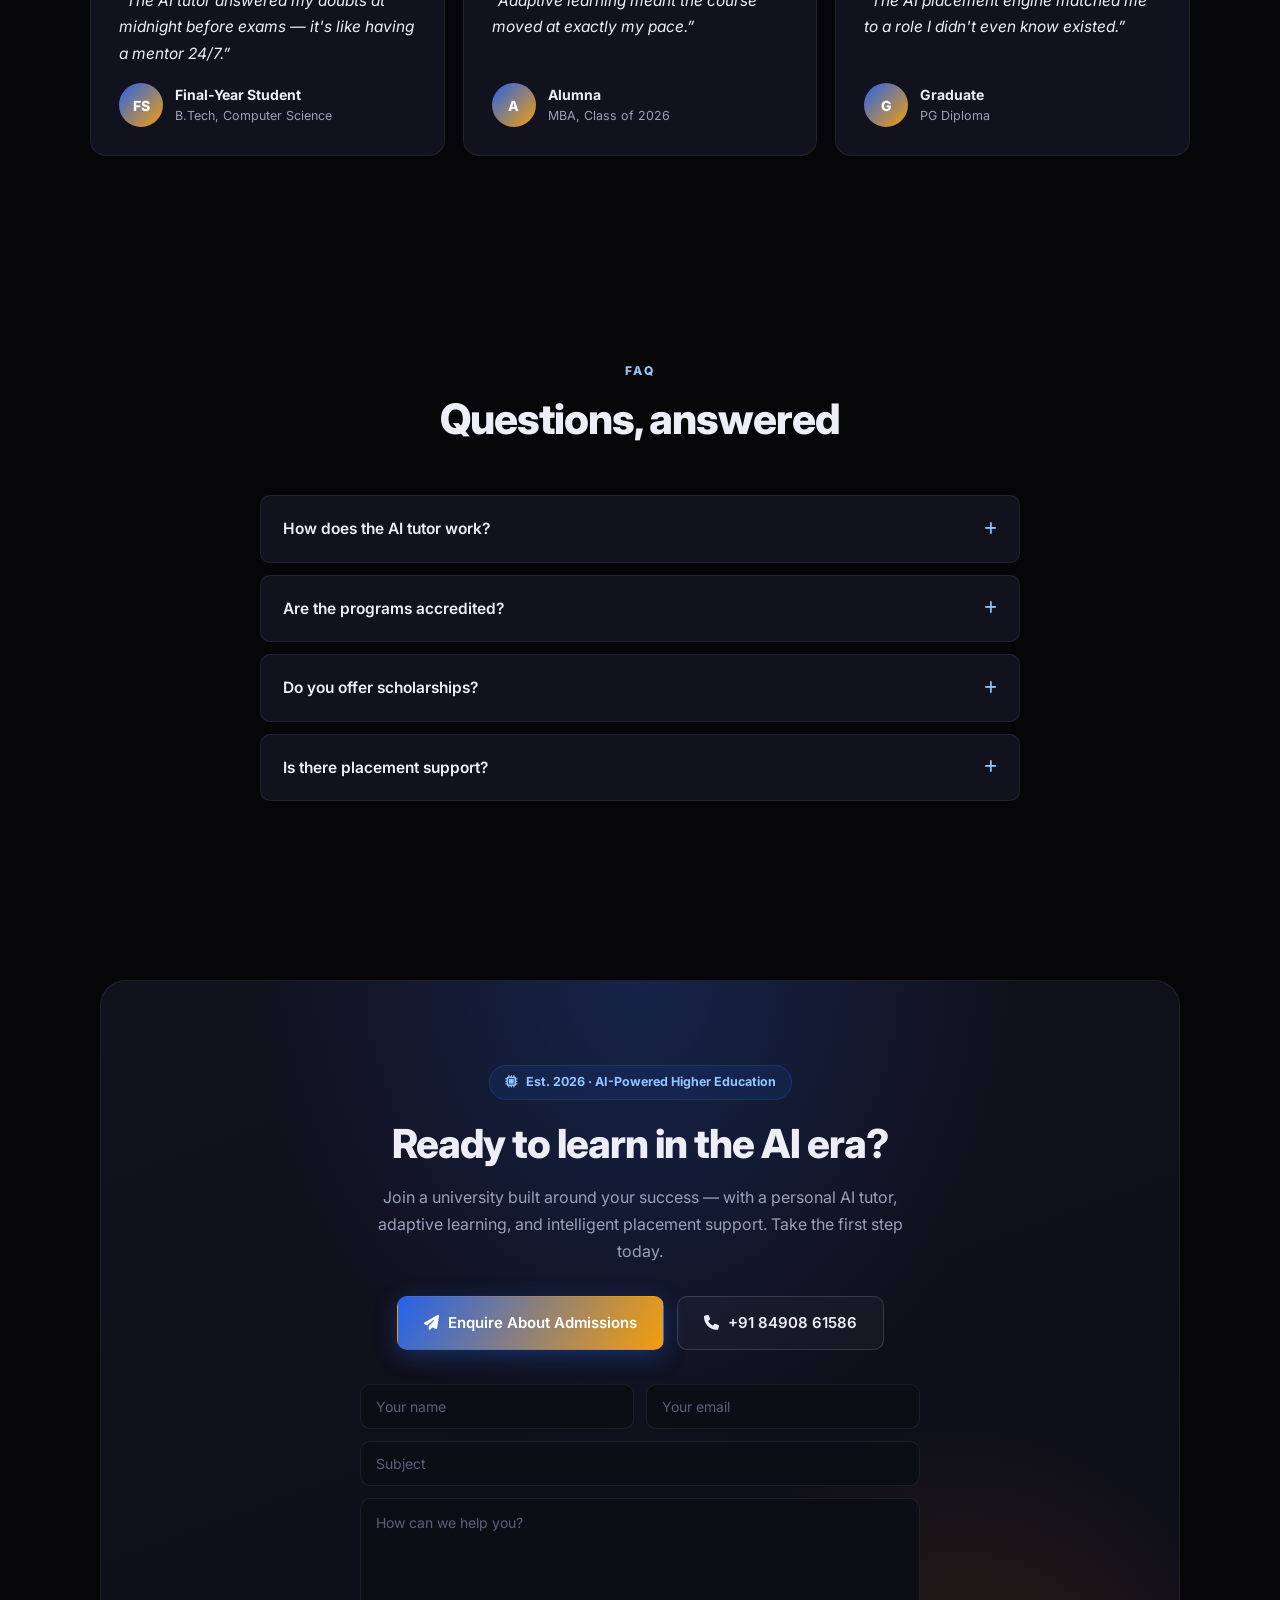
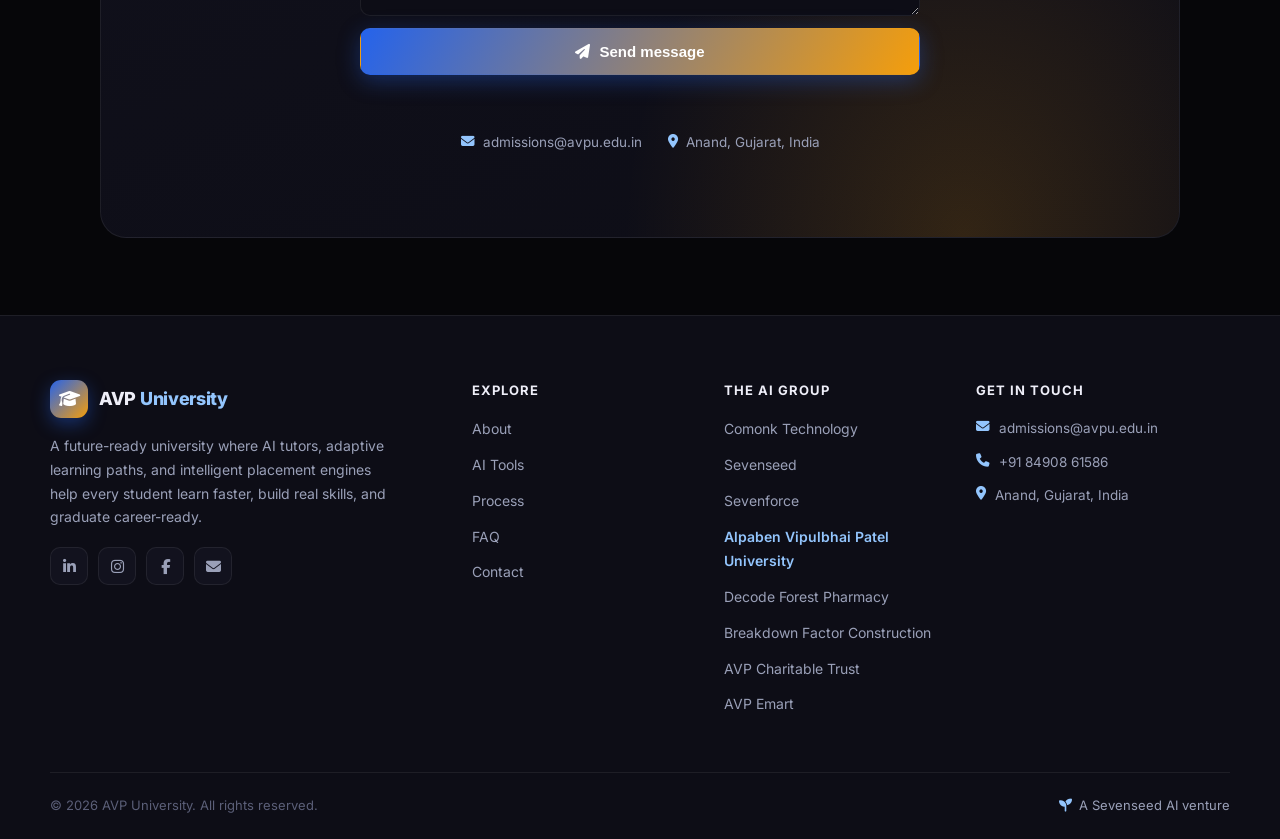
<file: avpu/index.html>
<!DOCTYPE html>
<html lang="en">
<head>
  <meta charset="UTF-8">
  <meta name="viewport" content="width=device-width, initial-scale=1.0">
  <title>AVP University — AI-Powered Higher Education</title>
  <meta name="description" content="A future-ready university where AI tutors, adaptive learning paths, and intelligent placement engines help every student learn faster, build real skills, and graduate career-ready.">
  <link rel="icon" href="data:image/svg+xml,%3Csvg xmlns='http://www.w3.org/2000/svg' viewBox='0 0 100 100'%3E%3Ctext y='.9em' font-size='88'%3E🎓%3C/text%3E%3C/svg%3E">
  <link rel="preconnect" href="https://fonts.googleapis.com">
  <link rel="preconnect" href="https://fonts.gstatic.com" crossorigin>
  <link href="https://fonts.googleapis.com/css2?family=Inter:wght@300;400;500;600;700;800;900&family=JetBrains+Mono:wght@400;500;600&display=swap" rel="stylesheet">
  <link rel="stylesheet" href="https://cdnjs.cloudflare.com/ajax/libs/font-awesome/6.5.0/css/all.min.css">
  <link rel="stylesheet" href="style.css">
</head>
<body>
<span id="top"></span>

<div class="preloader" id="preloader">
  <div class="pl-glow pl-glow-1"></div>
  <div class="pl-glow pl-glow-2"></div>
  <div class="pl-content">
    <div class="pl-logo">
      <div class="pl-icon-wrap"><i class="fas fa-graduation-cap pl-icon"></i><span class="pl-ring"></span></div>
      <div class="pl-name">AVP University</div>
    </div>
    <div class="pl-progress">
      <div class="pl-bar-track"><div class="pl-bar" id="plBar"></div></div>
      <div class="pl-text">INITIALIZING SYSTEM… <span id="plPct">0</span>%</div>
    </div>
  </div>
</div>
<div class="grain" aria-hidden="true"></div>
<div class="scroll-progress" id="scrollProgress"></div>
<div class="cursor-ring" id="cursorRing" aria-hidden="true"></div>

<nav class="nav">
  <a class="logo" href="#top">
    <span class="logo-icon"><i class="fas fa-graduation-cap"></i></span>
    <span class="logo-text">AVP <span class="logo-accent">University</span></span>
  </a>
  <div class="nav-links" id="navLinks">
    <a href="#about">About</a>
    <a href="#services">AI Tools</a>
    
    <a href="#sandbox">Live Demo</a>
    <a href="#process">Process</a>
    <a href="#testimonials">Reviews</a>
    <a href="#faq">FAQ</a>
    <a href="#contact">Contact</a>
  </div>
  <div class="nav-right">
    <a class="btn btn-ghost" href="http://localhost:8003/dashboard"><i class="fas fa-wand-magic-sparkles"></i> Launch App</a>
    <a class="btn btn-primary" href="#contact"><i class="fas fa-envelope"></i> Contact</a>
    <button class="hamburger" id="hamburger" aria-label="Menu"><i class="fas fa-bars"></i></button>
  </div>
</nav>

<header class="hero">
  <div class="hero-glow"></div>
  <div class="hero-grid"></div>
  <div class="hero-orb orb-1"></div>
  <div class="hero-orb orb-2"></div>
  <canvas id="particles"></canvas>
  <div class="hero-content">
    <div class="hero-pill" data-blur-in style="--i:0"><i class="fas fa-microchip"></i> <span class="scramble">AI Tutors · Adaptive Learning · LangGraph Agents</span></div>
    <h1 class="hero-title" data-blur-in style="--i:1">AI-powered education that adapts<br>to <span class="grad">every learner</span></h1>
    <p class="hero-sub" data-blur-in style="--i:2">A future-ready university where AI tutors, adaptive learning paths, and intelligent placement engines help every student learn faster, build real skills, and graduate career-ready.</p>
    <div class="hero-actions" data-blur-in style="--i:3">
      <a class="btn btn-primary lg" href="#contact"><i class="fas fa-paper-plane"></i> Enquire About Admissions</a><a class="btn btn-ghost lg" href="#services"><i class="fas fa-microchip"></i> See the AI</a>
    </div>
    <div class="stats-row" data-blur-in style="--i:4">
        <div class="hs"><div class="hs-num count">20+</div><div class="hs-lbl">AI-Enhanced Programs</div></div>
        <div class="hs-sep"></div>
        <div class="hs"><div class="hs-num count">24/7</div><div class="hs-lbl">AI Tutor</div></div>
        <div class="hs-sep"></div>
        <div class="hs"><div class="hs-num count">90%</div><div class="hs-lbl">Placement Goal</div></div>
        <div class="hs-sep"></div>
        <div class="hs"><div class="hs-num count">100%</div><div class="hs-lbl">Personalised</div></div>
    </div>
    <div class="hero-marquee" data-blur-in style="--i:5"><div class="marquee-track"><span>AI Tutors</span><span>Adaptive Learning</span><span>Auto-Grading</span><span>Placement AI</span><span>Research Copilot</span><span>Skill Analytics</span><span>Live Projects</span><span>Scholarships</span><span>Industry Links</span><span>Innovation</span><span>AI Tutors</span><span>Adaptive Learning</span><span>Auto-Grading</span><span>Placement AI</span><span>Research Copilot</span><span>Skill Analytics</span><span>Live Projects</span><span>Scholarships</span><span>Industry Links</span><span>Innovation</span></div></div>
  </div>
</header>

<section class="pillars-band">
  <div class="pillars-inner">
        <div class="pillar reveal"><div class="pillar-ic"><i class="fas fa-robot"></i></div><div class="pillar-txt"><strong>Personal AI Tutor</strong><span>24/7 guidance for every student.</span></div></div>
        <div class="pillar reveal"><div class="pillar-ic"><i class="fas fa-route"></i></div><div class="pillar-txt"><strong>Adaptive Learning</strong><span>Curriculum that adjusts to you.</span></div></div>
        <div class="pillar reveal"><div class="pillar-ic"><i class="fas fa-briefcase"></i></div><div class="pillar-txt"><strong>AI Placements</strong><span>Semantic matching to real roles.</span></div></div>
        <div class="pillar reveal"><div class="pillar-ic"><i class="fas fa-award"></i></div><div class="pillar-txt"><strong>Scholarships</strong><span>Merit & need-based support.</span></div></div>
  </div>
</section>

<section class="ai-strip">
  <span class="ai-strip-label"><i class="fas fa-bolt"></i> Powered by a production-grade AI stack</span>
  <div class="ai-chips"><span class="ai-chip"><i class="fas fa-microchip"></i>LangGraph Multi-Agent</span><span class="ai-chip"><i class="fas fa-microchip"></i>Groq LLaMA 3.3 70B</span><span class="ai-chip"><i class="fas fa-microchip"></i>ChromaDB RAG</span><span class="ai-chip"><i class="fas fa-microchip"></i>MiniLM Embeddings</span><span class="ai-chip"><i class="fas fa-microchip"></i>FastAPI</span><span class="ai-chip"><i class="fas fa-microchip"></i>Adaptive ML</span><span class="ai-chip"><i class="fas fa-microchip"></i>NLP</span></div>
</section>

<section class="section about" id="about">
  <div class="about-grid">
    <div class="about-copy reveal">
      <div class="eyebrow">Est. 2026 · AI-Powered Higher Education</div>
      <h2 class="sec-title left">A university with AI built into every classroom.</h2>
      <p>Alpaben Vipulbhai Patel University reimagines higher education for the AI era. Every learner gets a personal AI tutor, an adaptive curriculum, and instant feedback — so no one is left behind and no one is held back.</p><p>We pair AI-driven learning with real industry projects and a semantic placement engine, so students graduate with the knowledge, skills, and job matches to launch their careers.</p>
    </div>
    <aside class="about-card glow reveal">
      <div class="about-card-ic"><i class="fas fa-graduation-cap"></i></div>
      <h3>Why AVP?</h3>
      <ul class="hl-list">
          <li><i class="fas fa-check"></i>Personal AI tutor for every student</li>
          <li><i class="fas fa-check"></i>Adaptive, ML-personalised curriculum</li>
          <li><i class="fas fa-check"></i>Semantic AI placement matching</li>
          <li><i class="fas fa-check"></i>Research copilot for projects</li>
      </ul>
    </aside>
  </div>
</section>

<section class="section" id="services">
  <div class="eyebrow center">AI CAPABILITIES</div>
  <h2 class="sec-title">AI tools that power your degree</h2>
  <div class="svc-grid">
        <article class="svc-card glow reveal" data-tilt><div class="svc-ic p"><i class="fas fa-robot"></i></div><h4>AI Tutor & Doubt Solver</h4><p>A 24/7 LLM tutor answers questions and explains concepts from your own course material.</p><span class="svc-tag"><i class="fas fa-bolt"></i>Groq LLaMA 3.3</span></article>
        <article class="svc-card glow reveal" data-tilt><div class="svc-ic s"><i class="fas fa-route"></i></div><h4>Adaptive Learning Paths</h4><p>ML models personalise each student's curriculum to their pace and performance.</p><span class="svc-tag"><i class="fas fa-bolt"></i>Adaptive ML</span></article>
        <article class="svc-card glow reveal" data-tilt><div class="svc-ic p"><i class="fas fa-briefcase"></i></div><h4>AI Placement Matcher</h4><p>Semantic vector search matches students to the right companies and roles.</p><span class="svc-tag"><i class="fas fa-bolt"></i>RAG + Embeddings</span></article>
        <article class="svc-card glow reveal" data-tilt><div class="svc-ic s"><i class="fas fa-clipboard-check"></i></div><h4>Automated Assessment</h4><p>AI grades assignments and returns instant, detailed, actionable feedback.</p><span class="svc-tag"><i class="fas fa-bolt"></i>NLP</span></article>
        <article class="svc-card glow reveal" data-tilt><div class="svc-ic p"><i class="fas fa-flask"></i></div><h4>Research Copilot</h4><p>An AI assistant for literature review, summarisation, and academic drafting.</p><span class="svc-tag"><i class="fas fa-bolt"></i>LLM + RAG</span></article>
        <article class="svc-card glow reveal" data-tilt><div class="svc-ic s"><i class="fas fa-user-graduate"></i></div><h4>Smart Admissions</h4><p>AI counselling guides every applicant to the program that fits them best.</p><span class="svc-tag"><i class="fas fa-bolt"></i>AI Agent</span></article>
  </div>
</section>


<section class="section sandbox-sec" id="sandbox">
  <div class="eyebrow center">AI PLAYGROUND</div>
  <h2 class="sec-title">Try the AI Live</h2>
  <p class="sandbox-subtitle center">Personalize your learning path. Enter a topic you want to master, specify your availability, and generate a customized study curriculum.</p>
  
  <div class="sandbox-container reveal">
    <div class="sandbox-card glow">
      <div class="sandbox-card-header">
        <div class="sandbox-dot red"></div>
        <div class="sandbox-dot yellow"></div>
        <div class="sandbox-dot green"></div>
        <span class="sandbox-card-title">Adaptive Study Planner</span>
      </div>
      <div class="sandbox-card-body">
        <form class="sandbox-form" id="sandboxForm" data-endpoint="http://localhost:8003/api/tools/study-plan">
          
        <div class="sandbox-field">
          <label for="sb-goal">Learning Goal</label>
          <input type="text" id="sb-goal" placeholder="e.g. Learn Python Data Analysis from scratch" required>
        </div>
        <div class="sandbox-field">
          <label for="sb-hours">Study Hours Per Day</label>
          <input type="number" id="sb-hours" value="2" min="0.5" max="8" step="0.5" required>
        </div>
        <div class="sandbox-field">
          <label for="sb-days">Target Days</label>
          <input type="number" id="sb-days" value="7" min="1" max="30" required>
        </div>
        
          <button type="submit" class="btn btn-primary lg" id="sandboxBtn">
            <i class="fas fa-play"></i> Run AI Model
          </button>
        </form>
        <div class="sandbox-result">
          <div class="sandbox-result-header">
            <span>Terminal Output</span>
            <button class="sandbox-copy-btn" id="sandboxCopy" type="button" aria-label="Copy output">
              <i class="far fa-copy"></i>
            </button>
          </div>
          <div class="sandbox-pre-wrap">
            <pre class="sandbox-pre" id="sandboxOutput">// Output will be displayed here after you execute the model...</pre>
          </div>
        </div>
      </div>
    </div>
  </div>
</section>

<section class="section process" id="process">
  <div class="eyebrow center">THE PROCESS</div>
  <h2 class="sec-title">Your AI-assisted journey with AVPU</h2>
  <div class="proc-grid">
        <div class="proc-step glow reveal" data-tilt><div class="proc-num">01</div><div class="proc-ic"><i class="fas fa-user-graduate"></i></div><h4>Apply</h4><p>AI counselling helps you choose the right program in minutes.</p></div>
        <div class="proc-step glow reveal" data-tilt><div class="proc-num">02</div><div class="proc-ic"><i class="fas fa-robot"></i></div><h4>Learn with AI</h4><p>Study with a personal AI tutor and an adaptive curriculum.</p></div>
        <div class="proc-step glow reveal" data-tilt><div class="proc-num">03</div><div class="proc-ic"><i class="fas fa-diagram-project"></i></div><h4>Build</h4><p>Ship live projects and research with an AI research copilot.</p></div>
        <div class="proc-step glow reveal" data-tilt><div class="proc-num">04</div><div class="proc-ic"><i class="fas fa-briefcase"></i></div><h4>Get Placed</h4><p>A semantic AI engine matches you to the right roles.</p></div>
  </div>
</section>

<section class="impact" id="impact">
  <div class="impact-inner">
    <div class="eyebrow center">BY THE NUMBERS</div>
    <h2 class="sec-title">AI education that delivers outcomes</h2>
    <div class="impact-grid">
        <div class="metric glow reveal" data-tilt><div class="metric-num count">20+</div><div class="metric-lbl">Programs</div><div class="metric-sub">AI-enhanced curricula</div></div>
        <div class="metric glow reveal" data-tilt><div class="metric-num count">90%</div><div class="metric-lbl">Placement Target</div><div class="metric-sub">AI-matched roles</div></div>
        <div class="metric glow reveal" data-tilt><div class="metric-num count">100%</div><div class="metric-lbl">Personalised</div><div class="metric-sub">One tutor per student</div></div>
    </div>
  </div>
</section>

<section class="section" id="testimonials">
  <div class="eyebrow center">WHAT PEOPLE SAY</div>
  <h2 class="sec-title">Trusted by the people we serve</h2>
  <div class="tgrid">
        <figure class="tcard glow reveal"><div class="tstars"><i class="fas fa-star"></i><i class="fas fa-star"></i><i class="fas fa-star"></i><i class="fas fa-star"></i><i class="fas fa-star"></i></div><blockquote>&ldquo;The AI tutor answered my doubts at midnight before exams — it's like having a mentor 24/7.&rdquo;</blockquote><figcaption><span class="tavatar">FS</span><span class="tmeta"><strong>Final-Year Student</strong><small>B.Tech, Computer Science</small></span></figcaption></figure>
        <figure class="tcard glow reveal"><div class="tstars"><i class="fas fa-star"></i><i class="fas fa-star"></i><i class="fas fa-star"></i><i class="fas fa-star"></i><i class="fas fa-star"></i></div><blockquote>&ldquo;Adaptive learning meant the course moved at exactly my pace.&rdquo;</blockquote><figcaption><span class="tavatar">A</span><span class="tmeta"><strong>Alumna</strong><small>MBA, Class of 2026</small></span></figcaption></figure>
        <figure class="tcard glow reveal"><div class="tstars"><i class="fas fa-star"></i><i class="fas fa-star"></i><i class="fas fa-star"></i><i class="fas fa-star"></i><i class="fas fa-star"></i></div><blockquote>&ldquo;The AI placement engine matched me to a role I didn't even know existed.&rdquo;</blockquote><figcaption><span class="tavatar">G</span><span class="tmeta"><strong>Graduate</strong><small>PG Diploma</small></span></figcaption></figure>
  </div>
</section>

<section class="section faq-sec" id="faq">
  <div class="eyebrow center">FAQ</div>
  <h2 class="sec-title">Questions, answered</h2>
  <div class="faq-list">
        <details class="faq reveal"><summary>How does the AI tutor work?<i class="fas fa-plus"></i></summary><div class="faq-a">A Groq LLaMA-powered assistant, grounded in your course material via RAG, answers questions and explains concepts 24/7.</div></details>
        <details class="faq reveal"><summary>Are the programs accredited?<i class="fas fa-plus"></i></summary><div class="faq-a">We are actively pursuing accreditation and recognition from national education bodies.</div></details>
        <details class="faq reveal"><summary>Do you offer scholarships?<i class="fas fa-plus"></i></summary><div class="faq-a">Yes — merit and need-based scholarships, including support through the AVP Charitable Trust.</div></details>
        <details class="faq reveal"><summary>Is there placement support?<i class="fas fa-plus"></i></summary><div class="faq-a">A semantic AI placement engine plus a dedicated cell provide matching, training, and interview prep.</div></details>
  </div>
</section>

<section class="cta" id="contact">
  <div class="cta-glow"></div>
  <div class="cta-content reveal">
    <div class="cta-badge"><i class="fas fa-microchip"></i> Est. 2026 · AI-Powered Higher Education</div>
    <h2>Ready to learn in the AI era?</h2>
    <p>Join a university built around your success — with a personal AI tutor, adaptive learning, and intelligent placement support. Take the first step today.</p>
    <div class="cta-actions">
      <a class="btn btn-primary lg" href="mailto:admissions@avpu.edu.in"><i class="fas fa-paper-plane"></i> Enquire About Admissions</a>
      <a class="btn btn-ghost lg" href="tel:+918490861586"><i class="fas fa-phone"></i> +91 84908 61586</a>
    </div>
    <form class="contact-form" id="contactForm" data-email="admissions@avpu.edu.in" data-company="AVP University">
      <div class="cf-row">
        <input type="text" id="cf-name" placeholder="Your name" autocomplete="name" required>
        <input type="email" id="cf-email" placeholder="Your email" autocomplete="email" required>
      </div>
      <input type="text" id="cf-subject" placeholder="Subject">
      <textarea id="cf-msg" rows="4" placeholder="How can we help you?" required></textarea>
      <button type="submit" class="btn btn-primary lg"><i class="fas fa-paper-plane"></i> Send message</button>
      <p class="cf-note" id="cf-note" role="status"></p>
    </form>
    <div class="cta-contact">
      <span><i class="fas fa-envelope"></i> admissions@avpu.edu.in</span>
      <span><i class="fas fa-location-dot"></i> Anand, Gujarat, India</span>
    </div>
  </div>
</section>

<footer class="foot">
  <div class="foot-grid">
    <div class="foot-brand">
      <a class="logo" href="#top">
        <span class="logo-icon"><i class="fas fa-graduation-cap"></i></span>
        <span class="logo-text">AVP <span class="logo-accent">University</span></span>
      </a>
      <p>A future-ready university where AI tutors, adaptive learning paths, and intelligent placement engines help every student learn faster, build real skills, and graduate career-ready.</p>
      <div class="foot-social">
        <a href="#" aria-label="LinkedIn"><i class="fab fa-linkedin-in"></i></a>
        <a href="#" aria-label="Instagram"><i class="fab fa-instagram"></i></a>
        <a href="#" aria-label="Facebook"><i class="fab fa-facebook-f"></i></a>
        <a href="mailto:admissions@avpu.edu.in" aria-label="Email"><i class="fas fa-envelope"></i></a>
      </div>
    </div>
    <div class="foot-col">
      <h5>Explore</h5>
      <ul>
        <li><a href="#about">About</a></li>
        <li><a href="#services">AI Tools</a></li>
        <li><a href="#process">Process</a></li>
        <li><a href="#faq">FAQ</a></li>
        <li><a href="#contact">Contact</a></li>
      </ul>
    </div>
    <div class="foot-col">
      <h5>The AI Group</h5>
      <ul>
          <li><a href="../comonk/index.html">Comonk Technology</a></li>
          <li><a href="../index.html">Sevenseed</a></li>
          <li><a href="../sevenforce/index.html">Sevenforce</a></li>
          <li><span class="foot-current">Alpaben Vipulbhai Patel University</span></li>
          <li><a href="../decode-forest-pharmacy/index.html">Decode Forest Pharmacy</a></li>
          <li><a href="../breakdown-factor/index.html">Breakdown Factor Construction</a></li>
          <li><a href="../avp-charitable-trust/index.html">AVP Charitable Trust</a></li>
          <li><a href="../avp-emart/index.html">AVP Emart</a></li>
      </ul>
    </div>
    <div class="foot-col">
      <h5>Get in touch</h5>
      <ul class="foot-contact">
        <li><i class="fas fa-envelope"></i> admissions@avpu.edu.in</li>
        <li><i class="fas fa-phone"></i> +91 84908 61586</li>
        <li><i class="fas fa-location-dot"></i> Anand, Gujarat, India</li>
      </ul>
    </div>
  </div>
  <div class="foot-bottom">
    <span>© <span data-year></span> AVP University. All rights reserved.</span>
    <span class="foot-venture"><i class="fas fa-seedling"></i> A Sevenseed AI venture</span>
  </div>
</footer>

<script src="app.js"></script>
</body>
</html>
</file>
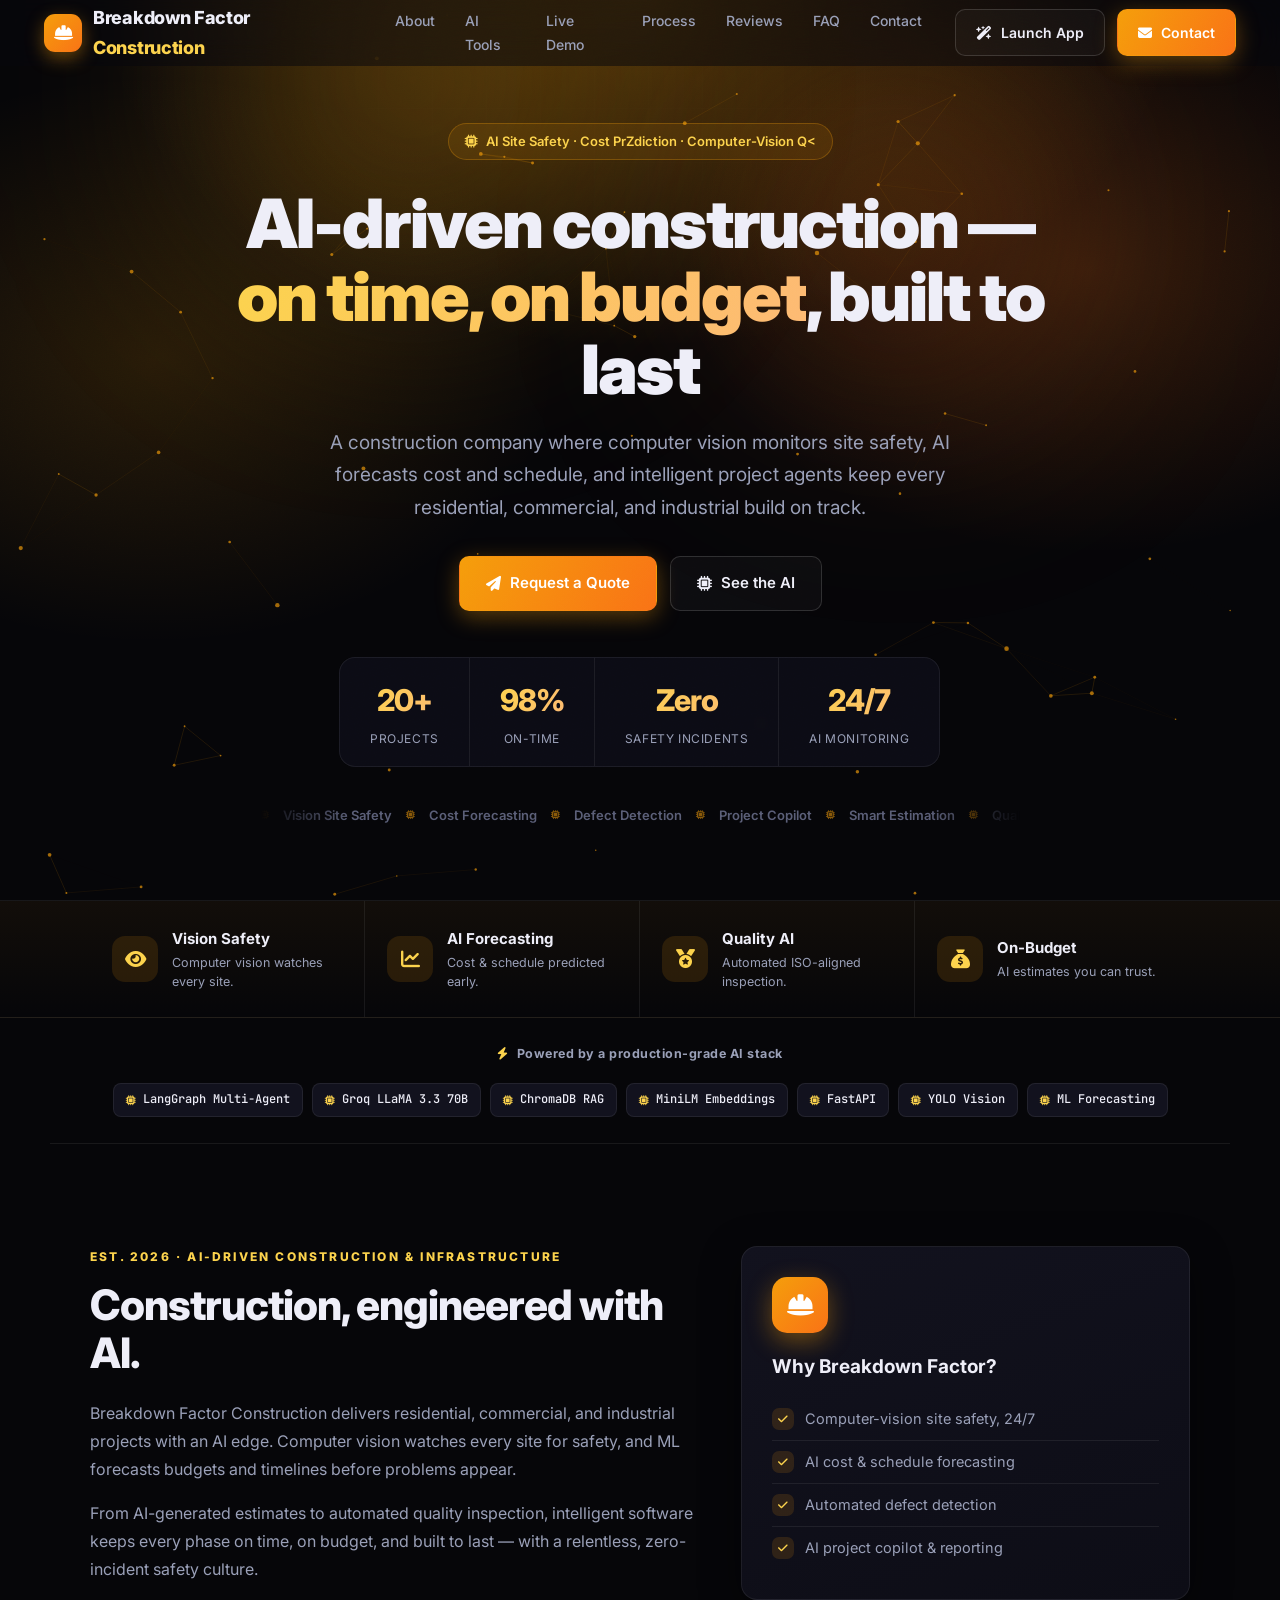
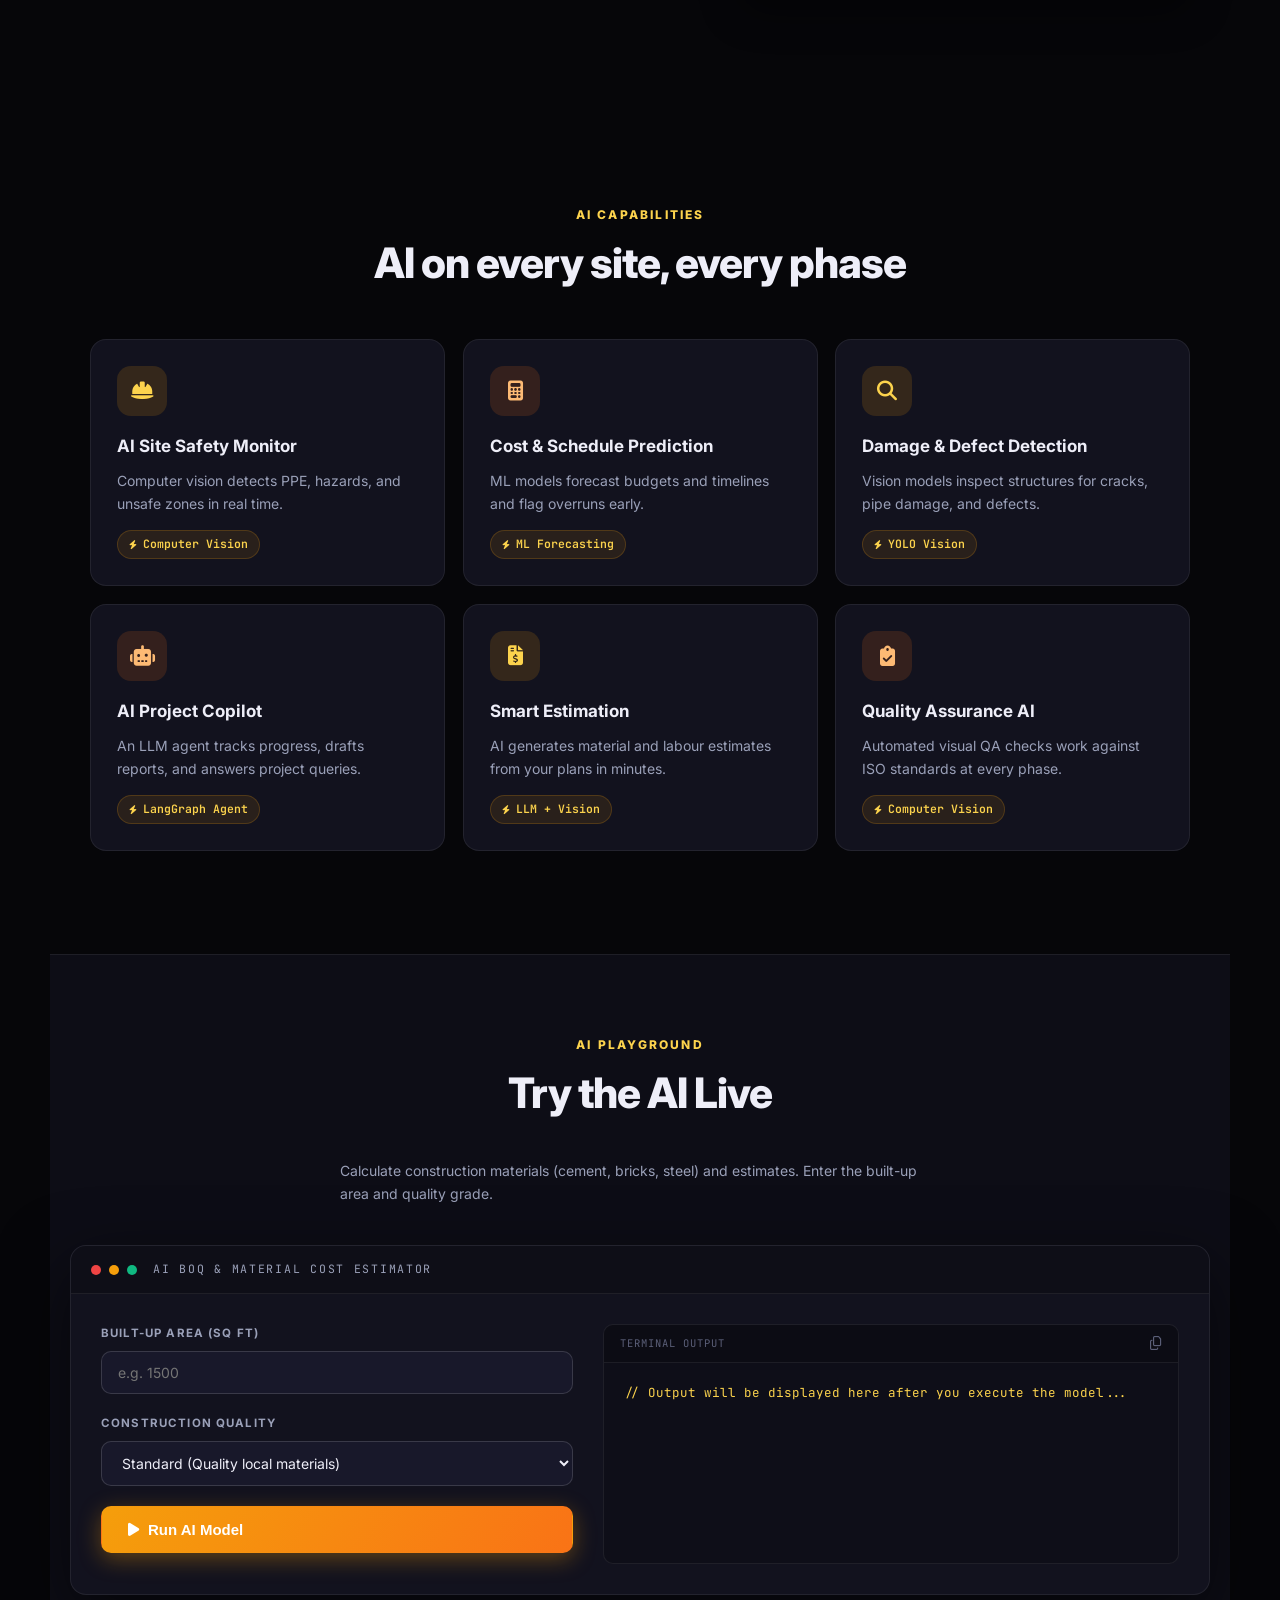
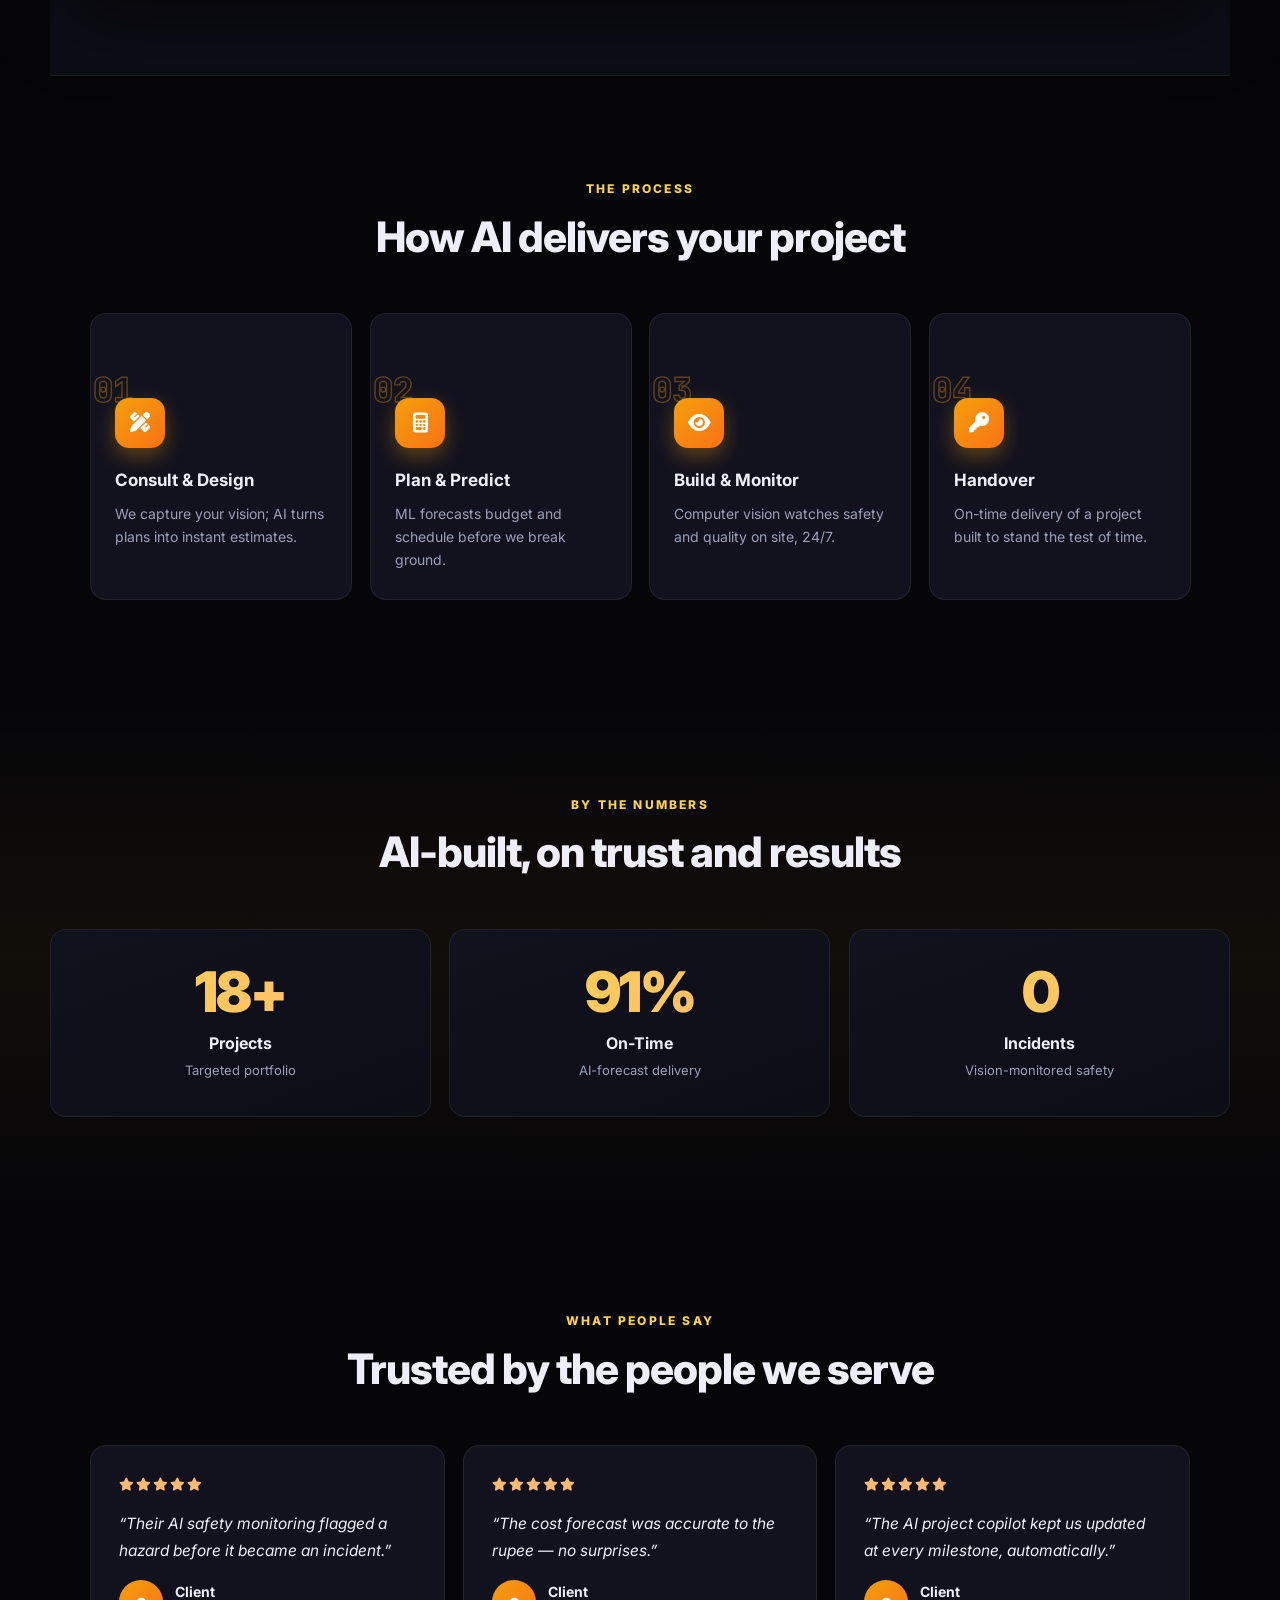
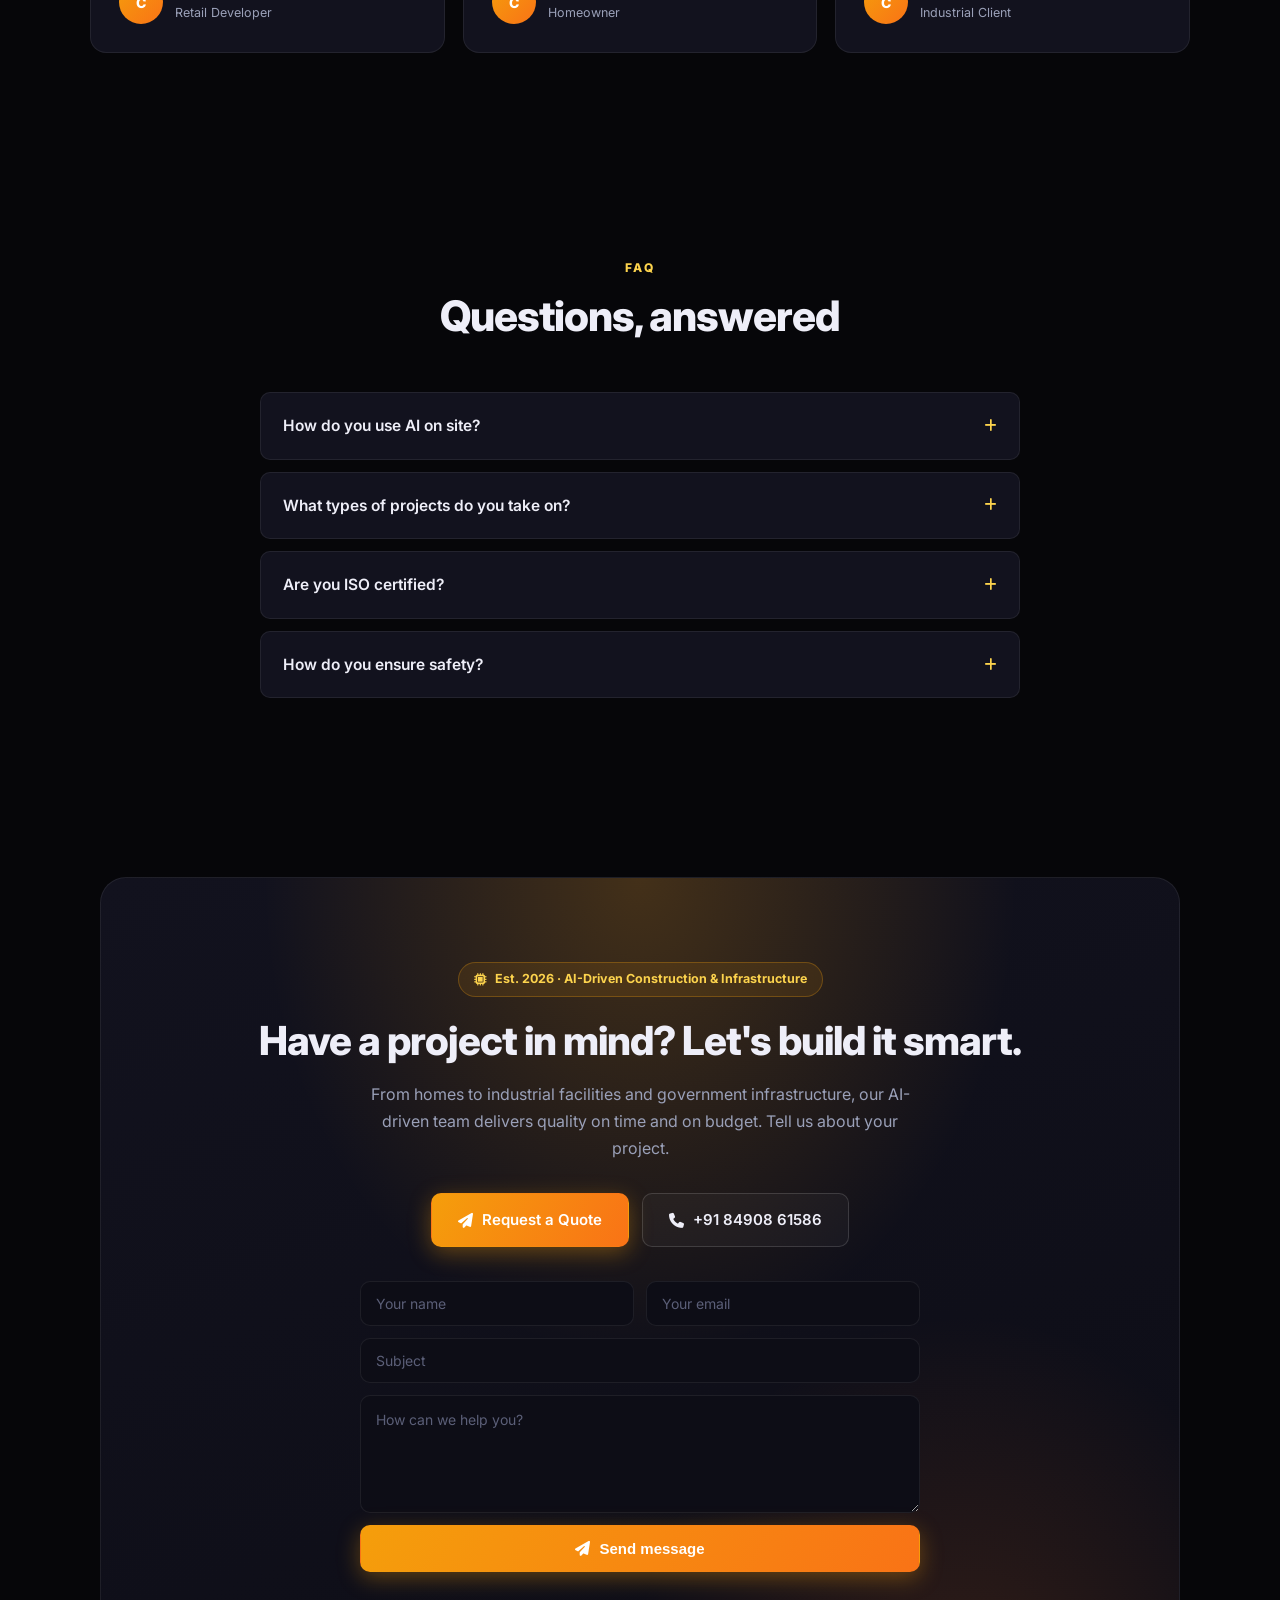
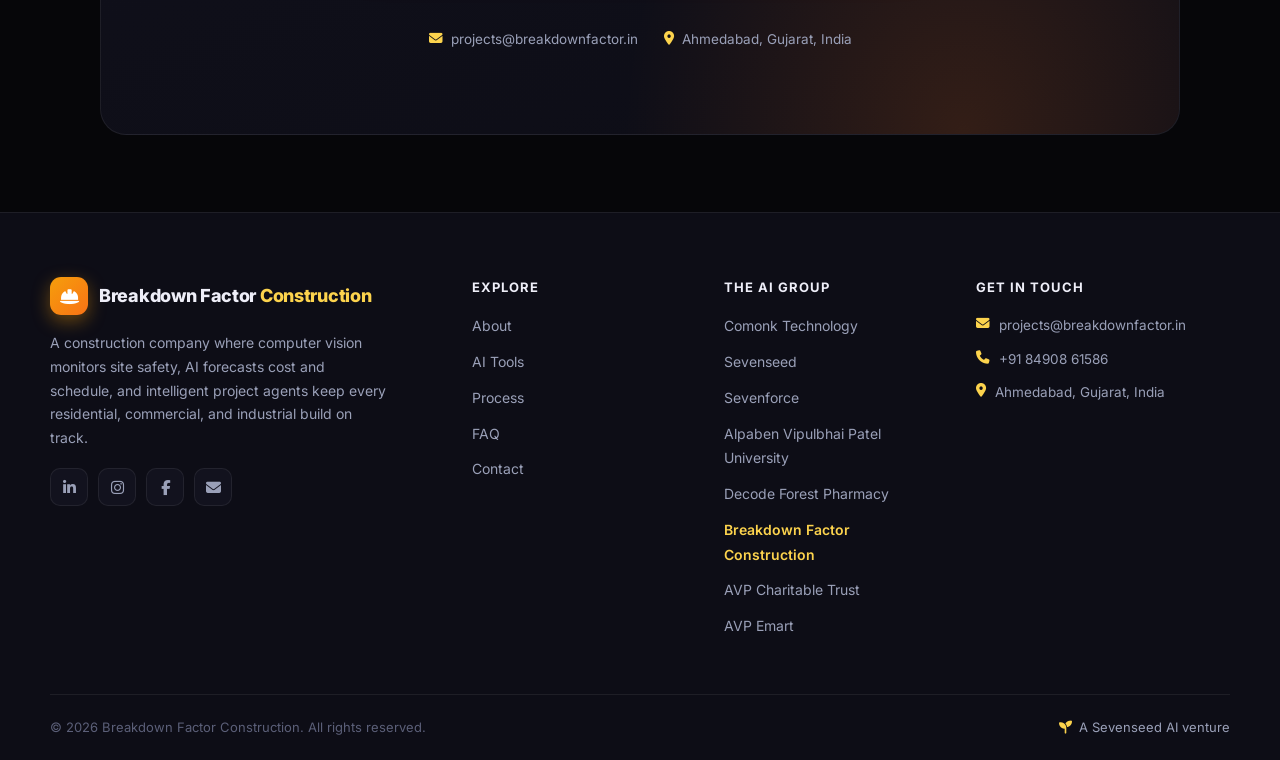
<file: breakdown-factor/index.html>
<!DOCTYPE html>
<html lang="en">
<head>
  <meta charset="UTF-8">
  <meta name="viewport" content="width=device-width, initial-scale=1.0">
  <title>Breakdown Factor Construction — AI-Driven Construction & Infrastructure</title>
  <meta name="description" content="A construction company where computer vision monitors site safety, AI forecasts cost and schedule, and intelligent project agents keep every residential, commercial, and industrial build on track.">
  <link rel="icon" href="data:image/svg+xml,%3Csvg xmlns='http://www.w3.org/2000/svg' viewBox='0 0 100 100'%3E%3Ctext y='.9em' font-size='88'%3E🏗️%3C/text%3E%3C/svg%3E">
  <link rel="preconnect" href="https://fonts.googleapis.com">
  <link rel="preconnect" href="https://fonts.gstatic.com" crossorigin>
  <link href="https://fonts.googleapis.com/css2?family=Inter:wght@300;400;500;600;700;800;900&family=JetBrains+Mono:wght@400;500;600&display=swap" rel="stylesheet">
  <link rel="stylesheet" href="https://cdnjs.cloudflare.com/ajax/libs/font-awesome/6.5.0/css/all.min.css">
  <link rel="stylesheet" href="style.css">
</head>
<body>
<span id="top"></span>

<div class="preloader" id="preloader">
  <div class="pl-glow pl-glow-1"></div>
  <div class="pl-glow pl-glow-2"></div>
  <div class="pl-content">
    <div class="pl-logo">
      <div class="pl-icon-wrap"><i class="fas fa-helmet-safety pl-icon"></i><span class="pl-ring"></span></div>
      <div class="pl-name">Breakdown Factor Construction</div>
    </div>
    <div class="pl-progress">
      <div class="pl-bar-track"><div class="pl-bar" id="plBar"></div></div>
      <div class="pl-text">INITIALIZING SYSTEM… <span id="plPct">0</span>%</div>
    </div>
  </div>
</div>
<div class="grain" aria-hidden="true"></div>
<div class="scroll-progress" id="scrollProgress"></div>
<div class="cursor-ring" id="cursorRing" aria-hidden="true"></div>

<nav class="nav">
  <a class="logo" href="#top">
    <span class="logo-icon"><i class="fas fa-helmet-safety"></i></span>
    <span class="logo-text">Breakdown Factor <span class="logo-accent">Construction</span></span>
  </a>
  <div class="nav-links" id="navLinks">
    <a href="#about">About</a>
    <a href="#services">AI Tools</a>
    
    <a href="#sandbox">Live Demo</a>
    <a href="#process">Process</a>
    <a href="#testimonials">Reviews</a>
    <a href="#faq">FAQ</a>
    <a href="#contact">Contact</a>
  </div>
  <div class="nav-right">
    <a class="btn btn-ghost" href="http://localhost:8005/dashboard"><i class="fas fa-wand-magic-sparkles"></i> Launch App</a>
    <a class="btn btn-primary" href="#contact"><i class="fas fa-envelope"></i> Contact</a>
    <button class="hamburger" id="hamburger" aria-label="Menu"><i class="fas fa-bars"></i></button>
  </div>
</nav>

<header class="hero">
  <div class="hero-glow"></div>
  <div class="hero-grid"></div>
  <div class="hero-orb orb-1"></div>
  <div class="hero-orb orb-2"></div>
  <canvas id="particles"></canvas>
  <div class="hero-content">
    <div class="hero-pill" data-blur-in style="--i:0"><i class="fas fa-microchip"></i> <span class="scramble">AI Site Safety · Cost Prediction · Computer-Vision QA</span></div>
    <h1 class="hero-title" data-blur-in style="--i:1">AI-driven construction —<br><span class="grad">on time, on budget</span>, built to last</h1>
    <p class="hero-sub" data-blur-in style="--i:2">A construction company where computer vision monitors site safety, AI forecasts cost and schedule, and intelligent project agents keep every residential, commercial, and industrial build on track.</p>
    <div class="hero-actions" data-blur-in style="--i:3">
      <a class="btn btn-primary lg" href="#contact"><i class="fas fa-paper-plane"></i> Request a Quote</a><a class="btn btn-ghost lg" href="#services"><i class="fas fa-microchip"></i> See the AI</a>
    </div>
    <div class="stats-row" data-blur-in style="--i:4">
        <div class="hs"><div class="hs-num count">20+</div><div class="hs-lbl">Projects</div></div>
        <div class="hs-sep"></div>
        <div class="hs"><div class="hs-num count">98%</div><div class="hs-lbl">On-Time</div></div>
        <div class="hs-sep"></div>
        <div class="hs"><div class="hs-num count">Zero</div><div class="hs-lbl">Safety Incidents</div></div>
        <div class="hs-sep"></div>
        <div class="hs"><div class="hs-num count">24/7</div><div class="hs-lbl">AI Monitoring</div></div>
    </div>
    <div class="hero-marquee" data-blur-in style="--i:5"><div class="marquee-track"><span>Vision Site Safety</span><span>Cost Forecasting</span><span>Defect Detection</span><span>Project Copilot</span><span>Smart Estimation</span><span>Quality AI</span><span>Residential</span><span>Commercial</span><span>Industrial</span><span>Govt Tenders</span><span>Vision Site Safety</span><span>Cost Forecasting</span><span>Defect Detection</span><span>Project Copilot</span><span>Smart Estimation</span><span>Quality AI</span><span>Residential</span><span>Commercial</span><span>Industrial</span><span>Govt Tenders</span></div></div>
  </div>
</header>

<section class="pillars-band">
  <div class="pillars-inner">
        <div class="pillar reveal"><div class="pillar-ic"><i class="fas fa-eye"></i></div><div class="pillar-txt"><strong>Vision Safety</strong><span>Computer vision watches every site.</span></div></div>
        <div class="pillar reveal"><div class="pillar-ic"><i class="fas fa-chart-line"></i></div><div class="pillar-txt"><strong>AI Forecasting</strong><span>Cost & schedule predicted early.</span></div></div>
        <div class="pillar reveal"><div class="pillar-ic"><i class="fas fa-medal"></i></div><div class="pillar-txt"><strong>Quality AI</strong><span>Automated ISO-aligned inspection.</span></div></div>
        <div class="pillar reveal"><div class="pillar-ic"><i class="fas fa-sack-dollar"></i></div><div class="pillar-txt"><strong>On-Budget</strong><span>AI estimates you can trust.</span></div></div>
  </div>
</section>

<section class="ai-strip">
  <span class="ai-strip-label"><i class="fas fa-bolt"></i> Powered by a production-grade AI stack</span>
  <div class="ai-chips"><span class="ai-chip"><i class="fas fa-microchip"></i>LangGraph Multi-Agent</span><span class="ai-chip"><i class="fas fa-microchip"></i>Groq LLaMA 3.3 70B</span><span class="ai-chip"><i class="fas fa-microchip"></i>ChromaDB RAG</span><span class="ai-chip"><i class="fas fa-microchip"></i>MiniLM Embeddings</span><span class="ai-chip"><i class="fas fa-microchip"></i>FastAPI</span><span class="ai-chip"><i class="fas fa-microchip"></i>YOLO Vision</span><span class="ai-chip"><i class="fas fa-microchip"></i>ML Forecasting</span></div>
</section>

<section class="section about" id="about">
  <div class="about-grid">
    <div class="about-copy reveal">
      <div class="eyebrow">Est. 2026 · AI-Driven Construction & Infrastructure</div>
      <h2 class="sec-title left">Construction, engineered with AI.</h2>
      <p>Breakdown Factor Construction delivers residential, commercial, and industrial projects with an AI edge. Computer vision watches every site for safety, and ML forecasts budgets and timelines before problems appear.</p><p>From AI-generated estimates to automated quality inspection, intelligent software keeps every phase on time, on budget, and built to last — with a relentless, zero-incident safety culture.</p>
    </div>
    <aside class="about-card glow reveal">
      <div class="about-card-ic"><i class="fas fa-helmet-safety"></i></div>
      <h3>Why Breakdown Factor?</h3>
      <ul class="hl-list">
          <li><i class="fas fa-check"></i>Computer-vision site safety, 24/7</li>
          <li><i class="fas fa-check"></i>AI cost & schedule forecasting</li>
          <li><i class="fas fa-check"></i>Automated defect detection</li>
          <li><i class="fas fa-check"></i>AI project copilot & reporting</li>
      </ul>
    </aside>
  </div>
</section>

<section class="section" id="services">
  <div class="eyebrow center">AI CAPABILITIES</div>
  <h2 class="sec-title">AI on every site, every phase</h2>
  <div class="svc-grid">
        <article class="svc-card glow reveal" data-tilt><div class="svc-ic p"><i class="fas fa-helmet-safety"></i></div><h4>AI Site Safety Monitor</h4><p>Computer vision detects PPE, hazards, and unsafe zones in real time.</p><span class="svc-tag"><i class="fas fa-bolt"></i>Computer Vision</span></article>
        <article class="svc-card glow reveal" data-tilt><div class="svc-ic s"><i class="fas fa-calculator"></i></div><h4>Cost & Schedule Prediction</h4><p>ML models forecast budgets and timelines and flag overruns early.</p><span class="svc-tag"><i class="fas fa-bolt"></i>ML Forecasting</span></article>
        <article class="svc-card glow reveal" data-tilt><div class="svc-ic p"><i class="fas fa-magnifying-glass"></i></div><h4>Damage & Defect Detection</h4><p>Vision models inspect structures for cracks, pipe damage, and defects.</p><span class="svc-tag"><i class="fas fa-bolt"></i>YOLO Vision</span></article>
        <article class="svc-card glow reveal" data-tilt><div class="svc-ic s"><i class="fas fa-robot"></i></div><h4>AI Project Copilot</h4><p>An LLM agent tracks progress, drafts reports, and answers project queries.</p><span class="svc-tag"><i class="fas fa-bolt"></i>LangGraph Agent</span></article>
        <article class="svc-card glow reveal" data-tilt><div class="svc-ic p"><i class="fas fa-file-invoice-dollar"></i></div><h4>Smart Estimation</h4><p>AI generates material and labour estimates from your plans in minutes.</p><span class="svc-tag"><i class="fas fa-bolt"></i>LLM + Vision</span></article>
        <article class="svc-card glow reveal" data-tilt><div class="svc-ic s"><i class="fas fa-clipboard-check"></i></div><h4>Quality Assurance AI</h4><p>Automated visual QA checks work against ISO standards at every phase.</p><span class="svc-tag"><i class="fas fa-bolt"></i>Computer Vision</span></article>
  </div>
</section>


<section class="section sandbox-sec" id="sandbox">
  <div class="eyebrow center">AI PLAYGROUND</div>
  <h2 class="sec-title">Try the AI Live</h2>
  <p class="sandbox-subtitle center">Calculate construction materials (cement, bricks, steel) and estimates. Enter the built-up area and quality grade.</p>
  
  <div class="sandbox-container reveal">
    <div class="sandbox-card glow">
      <div class="sandbox-card-header">
        <div class="sandbox-dot red"></div>
        <div class="sandbox-dot yellow"></div>
        <div class="sandbox-dot green"></div>
        <span class="sandbox-card-title">AI BOQ & Material Cost Estimator</span>
      </div>
      <div class="sandbox-card-body">
        <form class="sandbox-form" id="sandboxForm" data-endpoint="http://localhost:8005/api/tools/boq">
          
        <div class="sandbox-field">
          <label for="sb-area">Built-Up Area (sq ft)</label>
          <input type="number" id="sb-area" placeholder="e.g. 1500" min="100" max="50000" required>
        </div>
        <div class="sandbox-field">
          <label for="sb-quality">Construction Quality</label>
          <select id="sb-quality">
            <option value="Standard">Standard (Quality local materials)</option>
            <option value="Premium">Premium (Branded modular fits)</option>
            <option value="Ultra-Premium">Ultra-Premium (Top international luxury imports)</option>
          </select>
        </div>
        
          <button type="submit" class="btn btn-primary lg" id="sandboxBtn">
            <i class="fas fa-play"></i> Run AI Model
          </button>
        </form>
        <div class="sandbox-result">
          <div class="sandbox-result-header">
            <span>Terminal Output</span>
            <button class="sandbox-copy-btn" id="sandboxCopy" type="button" aria-label="Copy output">
              <i class="far fa-copy"></i>
            </button>
          </div>
          <div class="sandbox-pre-wrap">
            <pre class="sandbox-pre" id="sandboxOutput">// Output will be displayed here after you execute the model...</pre>
          </div>
        </div>
      </div>
    </div>
  </div>
</section>

<section class="section process" id="process">
  <div class="eyebrow center">THE PROCESS</div>
  <h2 class="sec-title">How AI delivers your project</h2>
  <div class="proc-grid">
        <div class="proc-step glow reveal" data-tilt><div class="proc-num">01</div><div class="proc-ic"><i class="fas fa-pencil-ruler"></i></div><h4>Consult & Design</h4><p>We capture your vision; AI turns plans into instant estimates.</p></div>
        <div class="proc-step glow reveal" data-tilt><div class="proc-num">02</div><div class="proc-ic"><i class="fas fa-calculator"></i></div><h4>Plan & Predict</h4><p>ML forecasts budget and schedule before we break ground.</p></div>
        <div class="proc-step glow reveal" data-tilt><div class="proc-num">03</div><div class="proc-ic"><i class="fas fa-eye"></i></div><h4>Build & Monitor</h4><p>Computer vision watches safety and quality on site, 24/7.</p></div>
        <div class="proc-step glow reveal" data-tilt><div class="proc-num">04</div><div class="proc-ic"><i class="fas fa-key"></i></div><h4>Handover</h4><p>On-time delivery of a project built to stand the test of time.</p></div>
  </div>
</section>

<section class="impact" id="impact">
  <div class="impact-inner">
    <div class="eyebrow center">BY THE NUMBERS</div>
    <h2 class="sec-title">AI-built, on trust and results</h2>
    <div class="impact-grid">
        <div class="metric glow reveal" data-tilt><div class="metric-num count">20+</div><div class="metric-lbl">Projects</div><div class="metric-sub">Targeted portfolio</div></div>
        <div class="metric glow reveal" data-tilt><div class="metric-num count">98%</div><div class="metric-lbl">On-Time</div><div class="metric-sub">AI-forecast delivery</div></div>
        <div class="metric glow reveal" data-tilt><div class="metric-num count">0</div><div class="metric-lbl">Incidents</div><div class="metric-sub">Vision-monitored safety</div></div>
    </div>
  </div>
</section>

<section class="section" id="testimonials">
  <div class="eyebrow center">WHAT PEOPLE SAY</div>
  <h2 class="sec-title">Trusted by the people we serve</h2>
  <div class="tgrid">
        <figure class="tcard glow reveal"><div class="tstars"><i class="fas fa-star"></i><i class="fas fa-star"></i><i class="fas fa-star"></i><i class="fas fa-star"></i><i class="fas fa-star"></i></div><blockquote>&ldquo;Their AI safety monitoring flagged a hazard before it became an incident.&rdquo;</blockquote><figcaption><span class="tavatar">C</span><span class="tmeta"><strong>Client</strong><small>Retail Developer</small></span></figcaption></figure>
        <figure class="tcard glow reveal"><div class="tstars"><i class="fas fa-star"></i><i class="fas fa-star"></i><i class="fas fa-star"></i><i class="fas fa-star"></i><i class="fas fa-star"></i></div><blockquote>&ldquo;The cost forecast was accurate to the rupee — no surprises.&rdquo;</blockquote><figcaption><span class="tavatar">C</span><span class="tmeta"><strong>Client</strong><small>Homeowner</small></span></figcaption></figure>
        <figure class="tcard glow reveal"><div class="tstars"><i class="fas fa-star"></i><i class="fas fa-star"></i><i class="fas fa-star"></i><i class="fas fa-star"></i><i class="fas fa-star"></i></div><blockquote>&ldquo;The AI project copilot kept us updated at every milestone, automatically.&rdquo;</blockquote><figcaption><span class="tavatar">C</span><span class="tmeta"><strong>Client</strong><small>Industrial Client</small></span></figcaption></figure>
  </div>
</section>

<section class="section faq-sec" id="faq">
  <div class="eyebrow center">FAQ</div>
  <h2 class="sec-title">Questions, answered</h2>
  <div class="faq-list">
        <details class="faq reveal"><summary>How do you use AI on site?<i class="fas fa-plus"></i></summary><div class="faq-a">Computer vision monitors PPE and hazards in real time, while ML forecasts cost and schedule and AI agents track progress and draft reports.</div></details>
        <details class="faq reveal"><summary>What types of projects do you take on?<i class="fas fa-plus"></i></summary><div class="faq-a">Residential, commercial, and industrial construction, plus turnkey projects and government tenders.</div></details>
        <details class="faq reveal"><summary>Are you ISO certified?<i class="fas fa-plus"></i></summary><div class="faq-a">We follow ISO-aligned quality management with automated AI inspection, and are pursuing formal certification.</div></details>
        <details class="faq reveal"><summary>How do you ensure safety?<i class="fas fa-plus"></i></summary><div class="faq-a">A computer-vision safety monitor plus a strict, zero-incident safety culture across all sites.</div></details>
  </div>
</section>

<section class="cta" id="contact">
  <div class="cta-glow"></div>
  <div class="cta-content reveal">
    <div class="cta-badge"><i class="fas fa-microchip"></i> Est. 2026 · AI-Driven Construction & Infrastructure</div>
    <h2>Have a project in mind? Let's build it smart.</h2>
    <p>From homes to industrial facilities and government infrastructure, our AI-driven team delivers quality on time and on budget. Tell us about your project.</p>
    <div class="cta-actions">
      <a class="btn btn-primary lg" href="mailto:projects@breakdownfactor.in"><i class="fas fa-paper-plane"></i> Request a Quote</a>
      <a class="btn btn-ghost lg" href="tel:+918490861586"><i class="fas fa-phone"></i> +91 84908 61586</a>
    </div>
    <form class="contact-form" id="contactForm" data-email="projects@breakdownfactor.in" data-company="Breakdown Factor Construction">
      <div class="cf-row">
        <input type="text" id="cf-name" placeholder="Your name" autocomplete="name" required>
        <input type="email" id="cf-email" placeholder="Your email" autocomplete="email" required>
      </div>
      <input type="text" id="cf-subject" placeholder="Subject">
      <textarea id="cf-msg" rows="4" placeholder="How can we help you?" required></textarea>
      <button type="submit" class="btn btn-primary lg"><i class="fas fa-paper-plane"></i> Send message</button>
      <p class="cf-note" id="cf-note" role="status"></p>
    </form>
    <div class="cta-contact">
      <span><i class="fas fa-envelope"></i> projects@breakdownfactor.in</span>
      <span><i class="fas fa-location-dot"></i> Ahmedabad, Gujarat, India</span>
    </div>
  </div>
</section>

<footer class="foot">
  <div class="foot-grid">
    <div class="foot-brand">
      <a class="logo" href="#top">
        <span class="logo-icon"><i class="fas fa-helmet-safety"></i></span>
        <span class="logo-text">Breakdown Factor <span class="logo-accent">Construction</span></span>
      </a>
      <p>A construction company where computer vision monitors site safety, AI forecasts cost and schedule, and intelligent project agents keep every residential, commercial, and industrial build on track.</p>
      <div class="foot-social">
        <a href="#" aria-label="LinkedIn"><i class="fab fa-linkedin-in"></i></a>
        <a href="#" aria-label="Instagram"><i class="fab fa-instagram"></i></a>
        <a href="#" aria-label="Facebook"><i class="fab fa-facebook-f"></i></a>
        <a href="mailto:projects@breakdownfactor.in" aria-label="Email"><i class="fas fa-envelope"></i></a>
      </div>
    </div>
    <div class="foot-col">
      <h5>Explore</h5>
      <ul>
        <li><a href="#about">About</a></li>
        <li><a href="#services">AI Tools</a></li>
        <li><a href="#process">Process</a></li>
        <li><a href="#faq">FAQ</a></li>
        <li><a href="#contact">Contact</a></li>
      </ul>
    </div>
    <div class="foot-col">
      <h5>The AI Group</h5>
      <ul>
          <li><a href="../comonk/index.html">Comonk Technology</a></li>
          <li><a href="../index.html">Sevenseed</a></li>
          <li><a href="../sevenforce/index.html">Sevenforce</a></li>
          <li><a href="../avpu/index.html">Alpaben Vipulbhai Patel University</a></li>
          <li><a href="../decode-forest-pharmacy/index.html">Decode Forest Pharmacy</a></li>
          <li><span class="foot-current">Breakdown Factor Construction</span></li>
          <li><a href="../avp-charitable-trust/index.html">AVP Charitable Trust</a></li>
          <li><a href="../avp-emart/index.html">AVP Emart</a></li>
      </ul>
    </div>
    <div class="foot-col">
      <h5>Get in touch</h5>
      <ul class="foot-contact">
        <li><i class="fas fa-envelope"></i> projects@breakdownfactor.in</li>
        <li><i class="fas fa-phone"></i> +91 84908 61586</li>
        <li><i class="fas fa-location-dot"></i> Ahmedabad, Gujarat, India</li>
      </ul>
    </div>
  </div>
  <div class="foot-bottom">
    <span>© <span data-year></span> Breakdown Factor Construction. All rights reserved.</span>
    <span class="foot-venture"><i class="fas fa-seedling"></i> A Sevenseed AI venture</span>
  </div>
</footer>

<script src="app.js"></script>
</body>
</html>
</file>
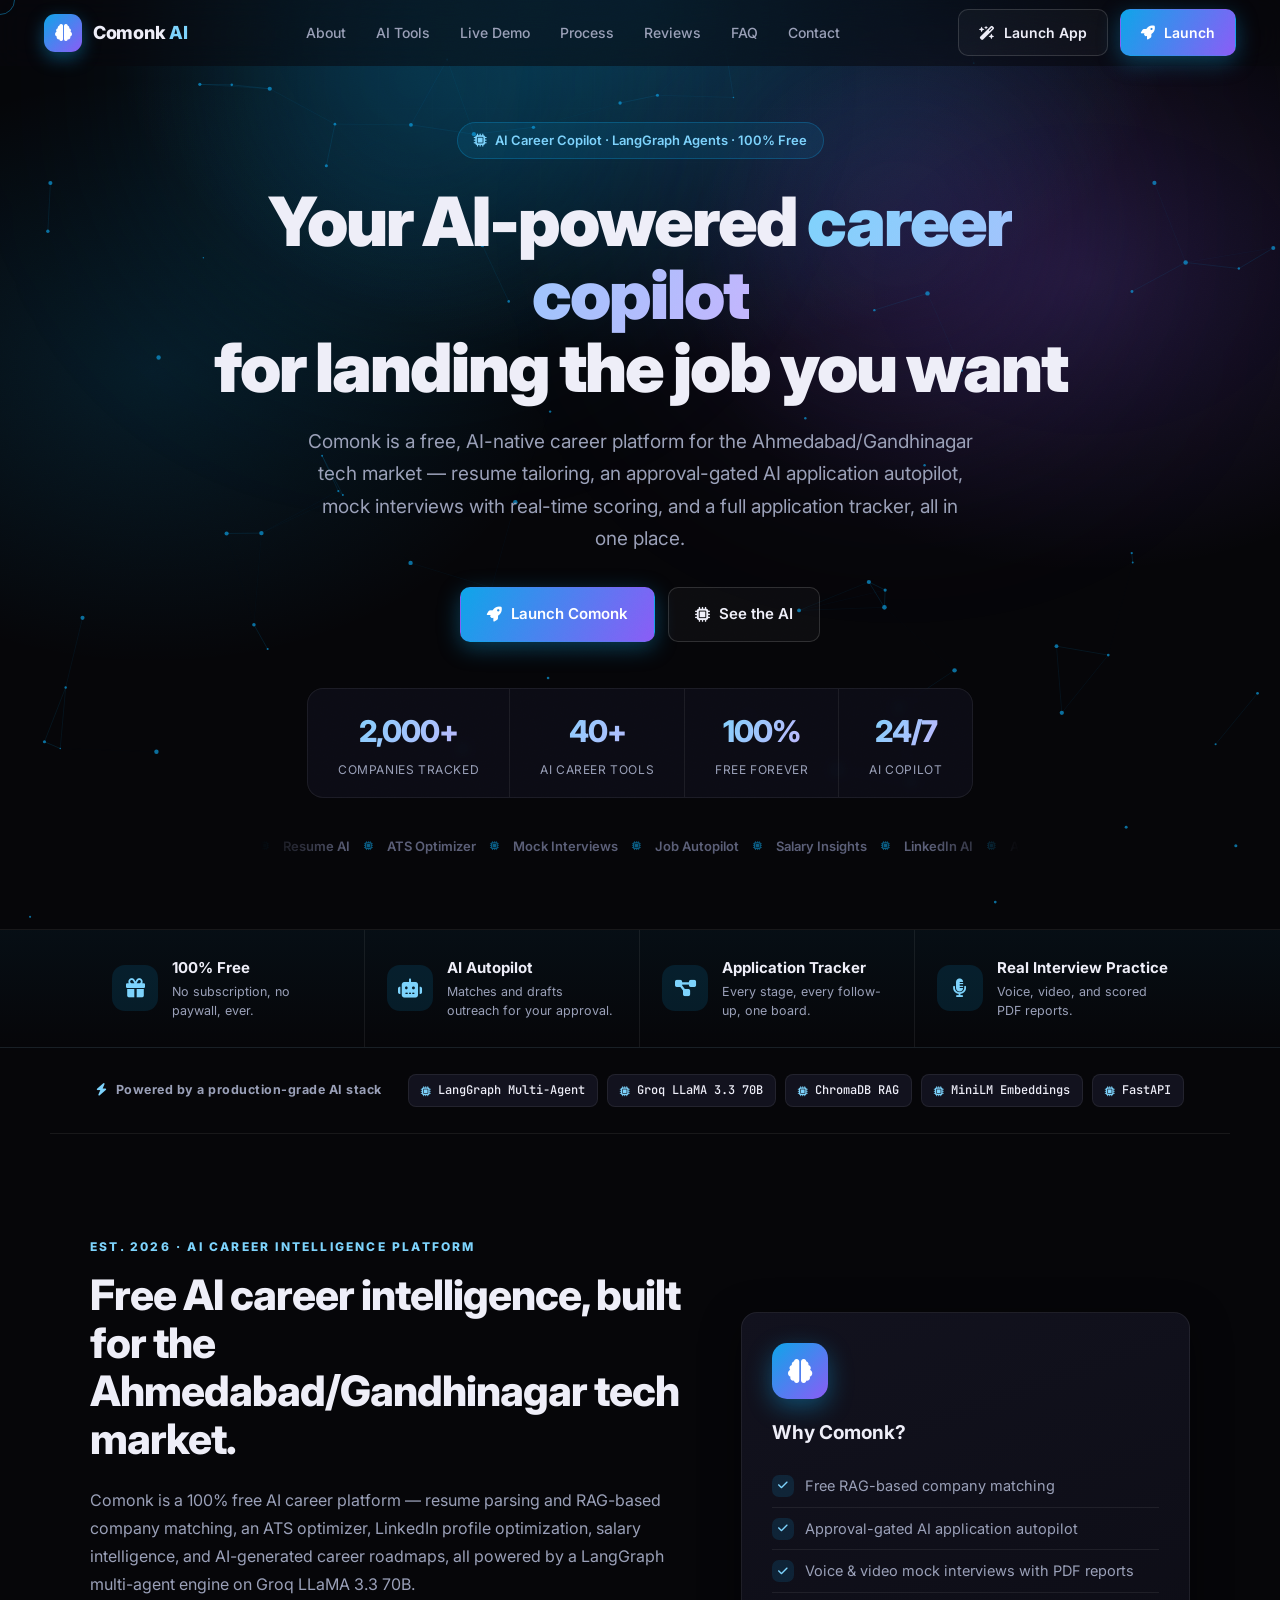
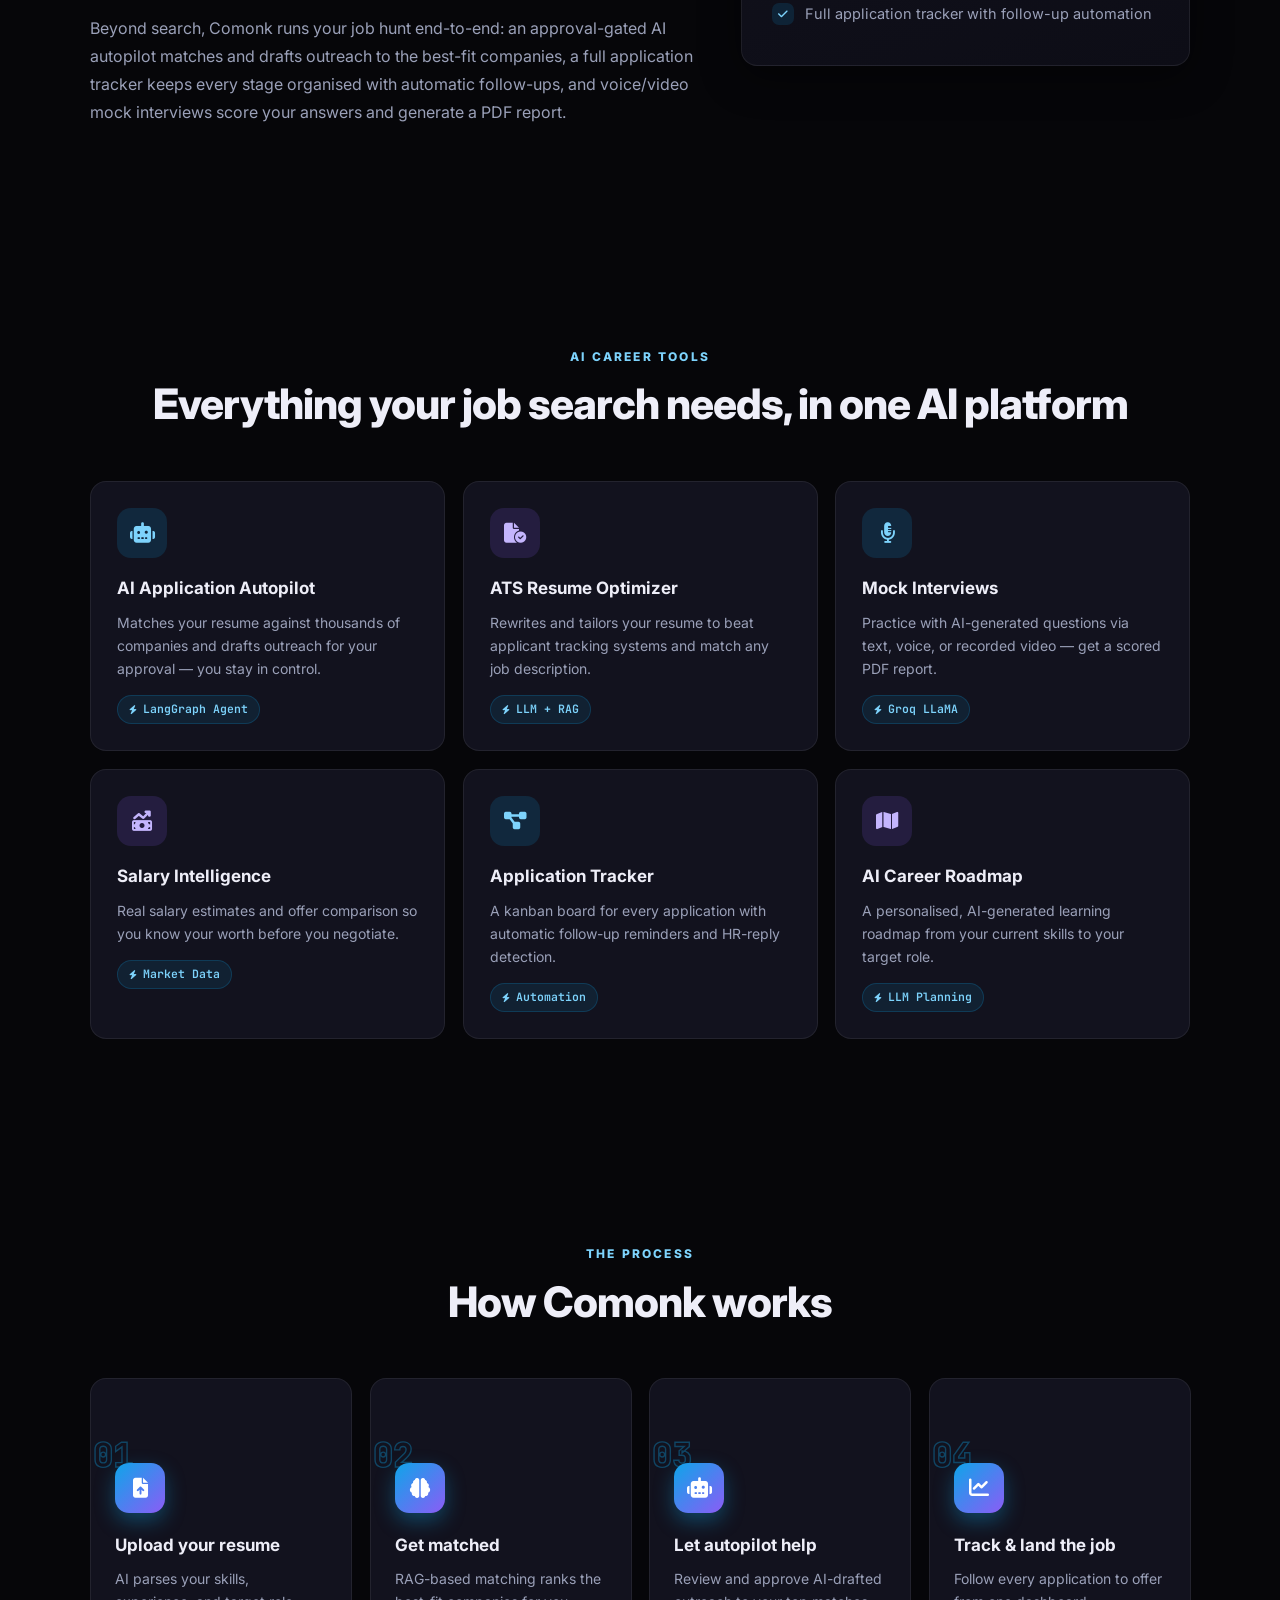
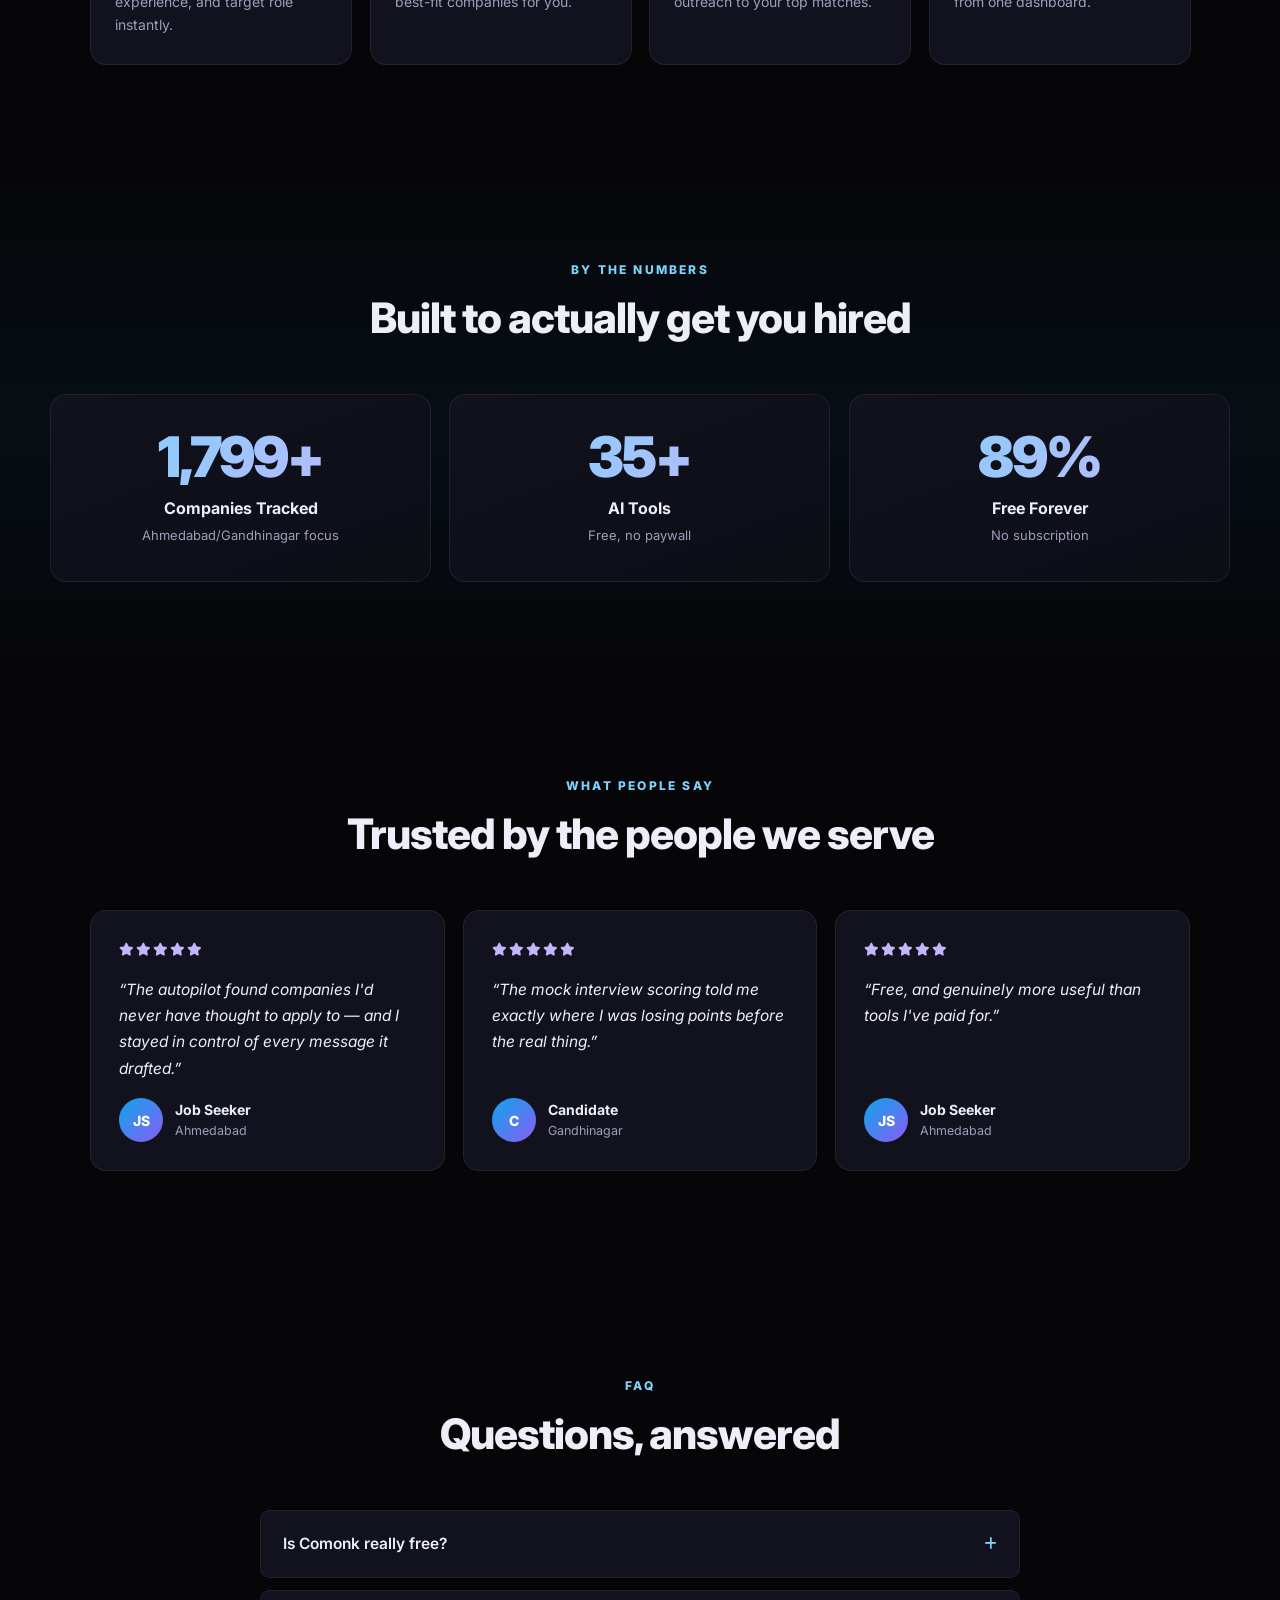
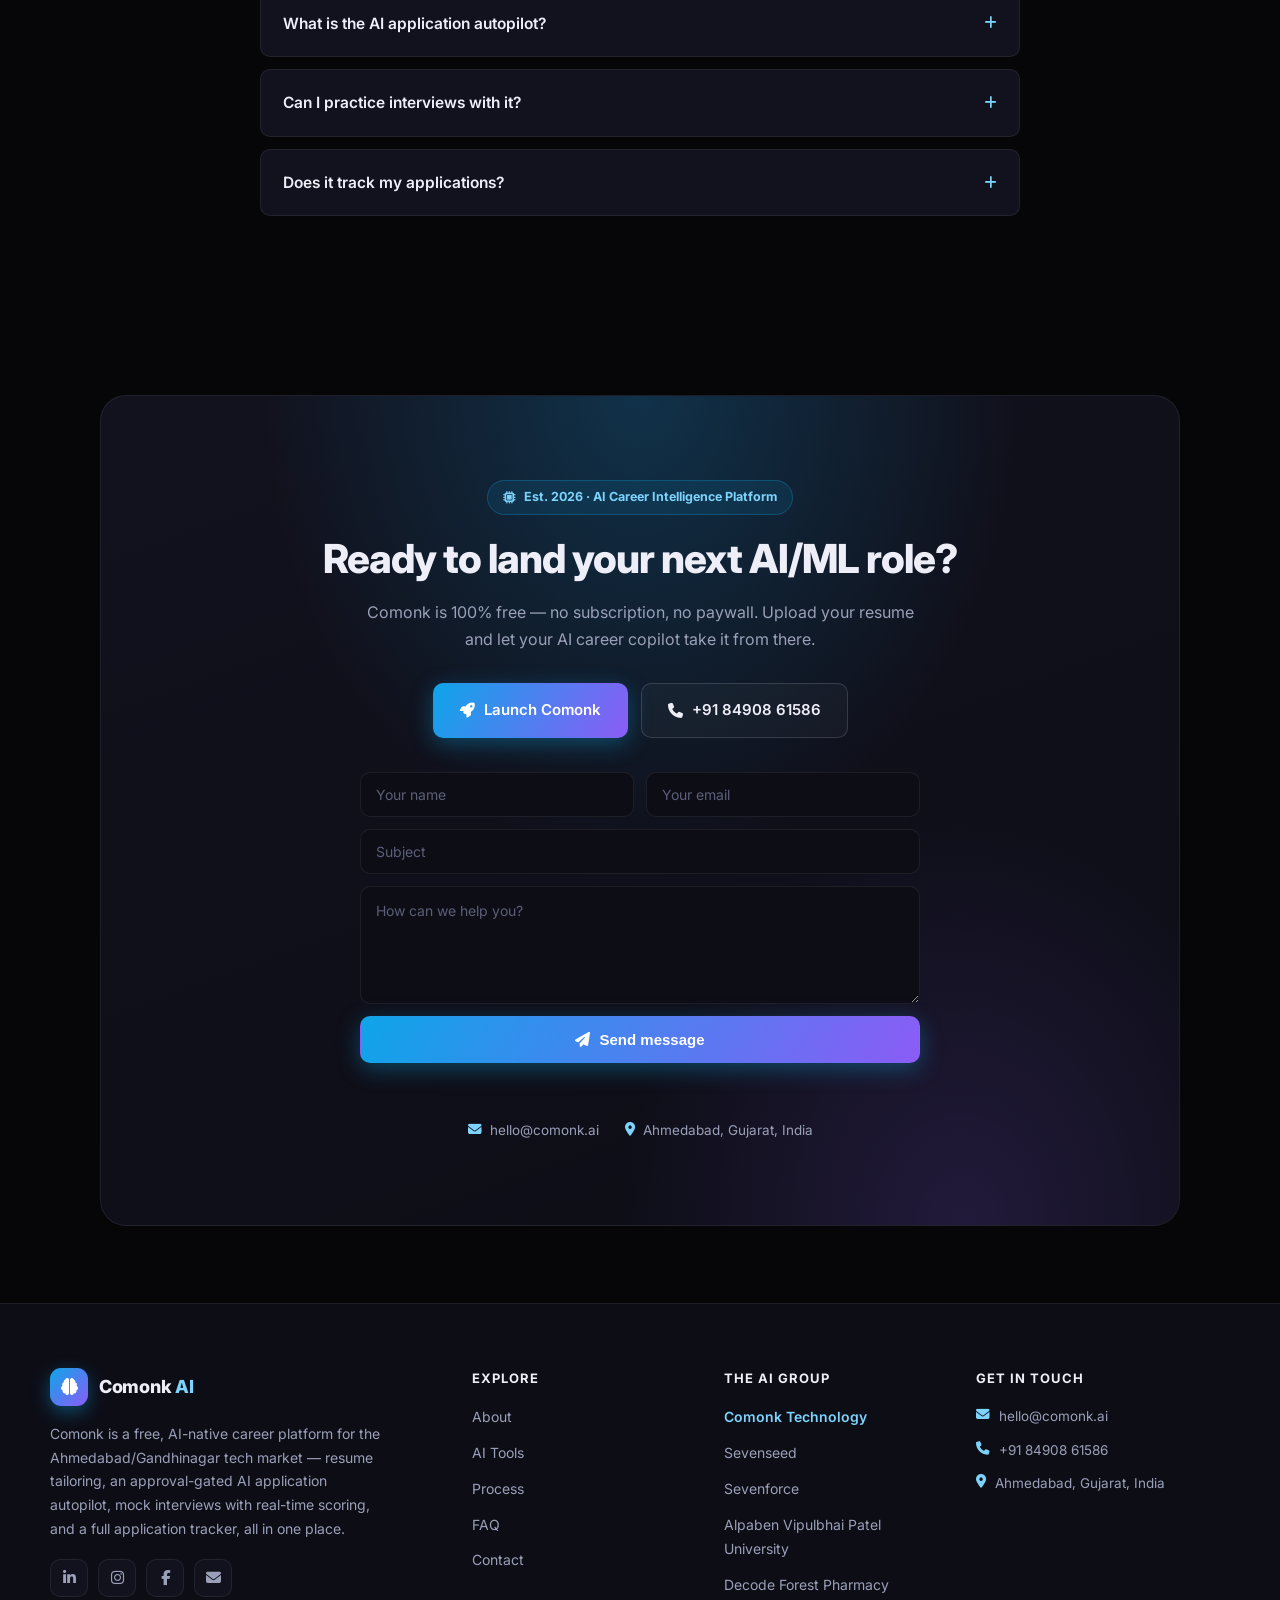
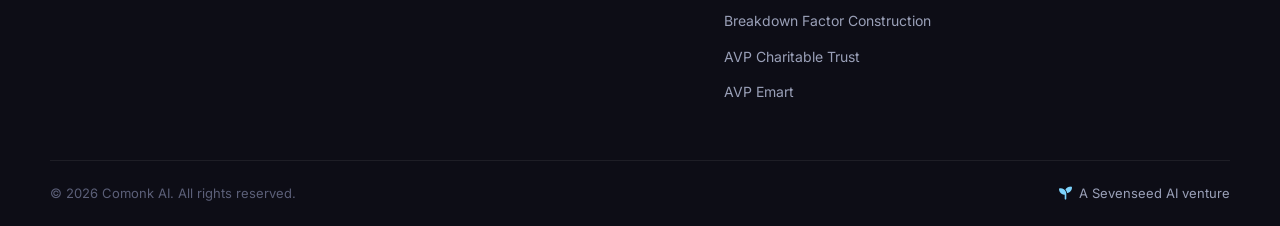
<file: comonk/index.html>
<!DOCTYPE html>
<html lang="en">
<head>
  <meta charset="UTF-8">
  <meta name="viewport" content="width=device-width, initial-scale=1.0">
  <title>Comonk AI — AI Career Intelligence Platform</title>
  <meta name="description" content="Comonk is a free, AI-native career platform for the Ahmedabad/Gandhinagar tech market — resume tailoring, an approval-gated AI application autopilot, mock interviews with real-time scoring, and a full application tracker, all in one place.">
  <link rel="icon" href="data:image/svg+xml,%3Csvg xmlns='http://www.w3.org/2000/svg' viewBox='0 0 100 100'%3E%3Ctext y='.9em' font-size='88'%3E🧠%3C/text%3E%3C/svg%3E">
  <link rel="preconnect" href="https://fonts.googleapis.com">
  <link rel="preconnect" href="https://fonts.gstatic.com" crossorigin>
  <link href="https://fonts.googleapis.com/css2?family=Inter:wght@300;400;500;600;700;800;900&family=JetBrains+Mono:wght@400;500;600&display=swap" rel="stylesheet">
  <link rel="stylesheet" href="https://cdnjs.cloudflare.com/ajax/libs/font-awesome/6.5.0/css/all.min.css">
  <link rel="stylesheet" href="style.css">
</head>
<body>
<span id="top"></span>

<div class="preloader" id="preloader">
  <div class="pl-glow pl-glow-1"></div>
  <div class="pl-glow pl-glow-2"></div>
  <div class="pl-content">
    <div class="pl-logo">
      <div class="pl-icon-wrap"><i class="fas fa-brain pl-icon"></i><span class="pl-ring"></span></div>
      <div class="pl-name">Comonk AI</div>
    </div>
    <div class="pl-progress">
      <div class="pl-bar-track"><div class="pl-bar" id="plBar"></div></div>
      <div class="pl-text">INITIALIZING SYSTEM… <span id="plPct">0</span>%</div>
    </div>
  </div>
</div>
<div class="grain" aria-hidden="true"></div>
<div class="scroll-progress" id="scrollProgress"></div>
<div class="cursor-ring" id="cursorRing" aria-hidden="true"></div>

<nav class="nav">
  <a class="logo" href="#top">
    <span class="logo-icon"><i class="fas fa-brain"></i></span>
    <span class="logo-text">Comonk <span class="logo-accent">AI</span></span>
  </a>
  <div class="nav-links" id="navLinks">
    <a href="#about">About</a>
    <a href="#services">AI Tools</a>
    
    <a href="#sandbox">Live Demo</a>
    <a href="#process">Process</a>
    <a href="#testimonials">Reviews</a>
    <a href="#faq">FAQ</a>
    <a href="#contact">Contact</a>
  </div>
  <div class="nav-right">
    <a class="btn btn-ghost" href="https://comonk-ai.onrender.com"><i class="fas fa-wand-magic-sparkles"></i> Launch App</a>
    <a class="btn btn-primary" href="https://comonk-ai.onrender.com" target="_blank" rel="noopener"><i class="fas fa-rocket"></i> Launch</a>
    <button class="hamburger" id="hamburger" aria-label="Menu"><i class="fas fa-bars"></i></button>
  </div>
</nav>

<header class="hero">
  <div class="hero-glow"></div>
  <div class="hero-grid"></div>
  <div class="hero-orb orb-1"></div>
  <div class="hero-orb orb-2"></div>
  <canvas id="particles"></canvas>
  <div class="hero-content">
    <div class="hero-pill" data-blur-in style="--i:0"><i class="fas fa-microchip"></i> <span class="scramble">AI Career Copilot · LangGraph Agents · 100% Free</span></div>
    <h1 class="hero-title" data-blur-in style="--i:1">Your AI-powered <span class="grad">career copilot</span><br>for landing the job you want</h1>
    <p class="hero-sub" data-blur-in style="--i:2">Comonk is a free, AI-native career platform for the Ahmedabad/Gandhinagar tech market — resume tailoring, an approval-gated AI application autopilot, mock interviews with real-time scoring, and a full application tracker, all in one place.</p>
    <div class="hero-actions" data-blur-in style="--i:3">
      <a class="btn btn-primary lg" href="https://comonk-ai.onrender.com" target="_blank" rel="noopener"><i class="fas fa-rocket"></i> Launch Comonk</a><a class="btn btn-ghost lg" href="#services"><i class="fas fa-microchip"></i> See the AI</a>
    </div>
    <div class="stats-row" data-blur-in style="--i:4">
        <div class="hs"><div class="hs-num count">2,000+</div><div class="hs-lbl">Companies Tracked</div></div>
        <div class="hs-sep"></div>
        <div class="hs"><div class="hs-num count">40+</div><div class="hs-lbl">AI Career Tools</div></div>
        <div class="hs-sep"></div>
        <div class="hs"><div class="hs-num count">100%</div><div class="hs-lbl">Free Forever</div></div>
        <div class="hs-sep"></div>
        <div class="hs"><div class="hs-num count">24/7</div><div class="hs-lbl">AI Copilot</div></div>
    </div>
    <div class="hero-marquee" data-blur-in style="--i:5"><div class="marquee-track"><span>Resume AI</span><span>ATS Optimizer</span><span>Mock Interviews</span><span>Job Autopilot</span><span>Salary Insights</span><span>LinkedIn AI</span><span>Application Tracker</span><span>Cover Letters</span><span>Skill Roadmaps</span><span>RAG Job Matching</span><span>Resume AI</span><span>ATS Optimizer</span><span>Mock Interviews</span><span>Job Autopilot</span><span>Salary Insights</span><span>LinkedIn AI</span><span>Application Tracker</span><span>Cover Letters</span><span>Skill Roadmaps</span><span>RAG Job Matching</span></div></div>
  </div>
</header>

<section class="pillars-band">
  <div class="pillars-inner">
        <div class="pillar reveal"><div class="pillar-ic"><i class="fas fa-gift"></i></div><div class="pillar-txt"><strong>100% Free</strong><span>No subscription, no paywall, ever.</span></div></div>
        <div class="pillar reveal"><div class="pillar-ic"><i class="fas fa-robot"></i></div><div class="pillar-txt"><strong>AI Autopilot</strong><span>Matches and drafts outreach for your approval.</span></div></div>
        <div class="pillar reveal"><div class="pillar-ic"><i class="fas fa-diagram-project"></i></div><div class="pillar-txt"><strong>Application Tracker</strong><span>Every stage, every follow-up, one board.</span></div></div>
        <div class="pillar reveal"><div class="pillar-ic"><i class="fas fa-microphone-lines"></i></div><div class="pillar-txt"><strong>Real Interview Practice</strong><span>Voice, video, and scored PDF reports.</span></div></div>
  </div>
</section>

<section class="ai-strip">
  <span class="ai-strip-label"><i class="fas fa-bolt"></i> Powered by a production-grade AI stack</span>
  <div class="ai-chips"><span class="ai-chip"><i class="fas fa-microchip"></i>LangGraph Multi-Agent</span><span class="ai-chip"><i class="fas fa-microchip"></i>Groq LLaMA 3.3 70B</span><span class="ai-chip"><i class="fas fa-microchip"></i>ChromaDB RAG</span><span class="ai-chip"><i class="fas fa-microchip"></i>MiniLM Embeddings</span><span class="ai-chip"><i class="fas fa-microchip"></i>FastAPI</span></div>
</section>

<section class="section about" id="about">
  <div class="about-grid">
    <div class="about-copy reveal">
      <div class="eyebrow">Est. 2026 · AI Career Intelligence Platform</div>
      <h2 class="sec-title left">Free AI career intelligence, built for the Ahmedabad/Gandhinagar tech market.</h2>
      <p>Comonk is a 100% free AI career platform — resume parsing and RAG-based company matching, an ATS optimizer, LinkedIn profile optimization, salary intelligence, and AI-generated career roadmaps, all powered by a LangGraph multi-agent engine on Groq LLaMA 3.3 70B.</p><p>Beyond search, Comonk runs your job hunt end-to-end: an approval-gated AI autopilot matches and drafts outreach to the best-fit companies, a full application tracker keeps every stage organised with automatic follow-ups, and voice/video mock interviews score your answers and generate a PDF report.</p>
    </div>
    <aside class="about-card glow reveal">
      <div class="about-card-ic"><i class="fas fa-brain"></i></div>
      <h3>Why Comonk?</h3>
      <ul class="hl-list">
          <li><i class="fas fa-check"></i>Free RAG-based company matching</li>
          <li><i class="fas fa-check"></i>Approval-gated AI application autopilot</li>
          <li><i class="fas fa-check"></i>Voice & video mock interviews with PDF reports</li>
          <li><i class="fas fa-check"></i>Full application tracker with follow-up automation</li>
      </ul>
    </aside>
  </div>
</section>

<section class="section" id="services">
  <div class="eyebrow center">AI CAREER TOOLS</div>
  <h2 class="sec-title">Everything your job search needs, in one AI platform</h2>
  <div class="svc-grid">
        <article class="svc-card glow reveal" data-tilt><div class="svc-ic p"><i class="fas fa-robot"></i></div><h4>AI Application Autopilot</h4><p>Matches your resume against thousands of companies and drafts outreach for your approval — you stay in control.</p><span class="svc-tag"><i class="fas fa-bolt"></i>LangGraph Agent</span></article>
        <article class="svc-card glow reveal" data-tilt><div class="svc-ic s"><i class="fas fa-file-circle-check"></i></div><h4>ATS Resume Optimizer</h4><p>Rewrites and tailors your resume to beat applicant tracking systems and match any job description.</p><span class="svc-tag"><i class="fas fa-bolt"></i>LLM + RAG</span></article>
        <article class="svc-card glow reveal" data-tilt><div class="svc-ic p"><i class="fas fa-microphone-lines"></i></div><h4>Mock Interviews</h4><p>Practice with AI-generated questions via text, voice, or recorded video — get a scored PDF report.</p><span class="svc-tag"><i class="fas fa-bolt"></i>Groq LLaMA</span></article>
        <article class="svc-card glow reveal" data-tilt><div class="svc-ic s"><i class="fas fa-money-bill-trend-up"></i></div><h4>Salary Intelligence</h4><p>Real salary estimates and offer comparison so you know your worth before you negotiate.</p><span class="svc-tag"><i class="fas fa-bolt"></i>Market Data</span></article>
        <article class="svc-card glow reveal" data-tilt><div class="svc-ic p"><i class="fas fa-diagram-project"></i></div><h4>Application Tracker</h4><p>A kanban board for every application with automatic follow-up reminders and HR-reply detection.</p><span class="svc-tag"><i class="fas fa-bolt"></i>Automation</span></article>
        <article class="svc-card glow reveal" data-tilt><div class="svc-ic s"><i class="fas fa-map"></i></div><h4>AI Career Roadmap</h4><p>A personalised, AI-generated learning roadmap from your current skills to your target role.</p><span class="svc-tag"><i class="fas fa-bolt"></i>LLM Planning</span></article>
  </div>
</section>


<section class="section process" id="process">
  <div class="eyebrow center">THE PROCESS</div>
  <h2 class="sec-title">How Comonk works</h2>
  <div class="proc-grid">
        <div class="proc-step glow reveal" data-tilt><div class="proc-num">01</div><div class="proc-ic"><i class="fas fa-file-arrow-up"></i></div><h4>Upload your resume</h4><p>AI parses your skills, experience, and target role instantly.</p></div>
        <div class="proc-step glow reveal" data-tilt><div class="proc-num">02</div><div class="proc-ic"><i class="fas fa-brain"></i></div><h4>Get matched</h4><p>RAG-based matching ranks the best-fit companies for you.</p></div>
        <div class="proc-step glow reveal" data-tilt><div class="proc-num">03</div><div class="proc-ic"><i class="fas fa-robot"></i></div><h4>Let autopilot help</h4><p>Review and approve AI-drafted outreach to your top matches.</p></div>
        <div class="proc-step glow reveal" data-tilt><div class="proc-num">04</div><div class="proc-ic"><i class="fas fa-chart-line"></i></div><h4>Track & land the job</h4><p>Follow every application to offer from one dashboard.</p></div>
  </div>
</section>

<section class="impact" id="impact">
  <div class="impact-inner">
    <div class="eyebrow center">BY THE NUMBERS</div>
    <h2 class="sec-title">Built to actually get you hired</h2>
    <div class="impact-grid">
        <div class="metric glow reveal" data-tilt><div class="metric-num count">2,000+</div><div class="metric-lbl">Companies Tracked</div><div class="metric-sub">Ahmedabad/Gandhinagar focus</div></div>
        <div class="metric glow reveal" data-tilt><div class="metric-num count">40+</div><div class="metric-lbl">AI Tools</div><div class="metric-sub">Free, no paywall</div></div>
        <div class="metric glow reveal" data-tilt><div class="metric-num count">100%</div><div class="metric-lbl">Free Forever</div><div class="metric-sub">No subscription</div></div>
    </div>
  </div>
</section>

<section class="section" id="testimonials">
  <div class="eyebrow center">WHAT PEOPLE SAY</div>
  <h2 class="sec-title">Trusted by the people we serve</h2>
  <div class="tgrid">
        <figure class="tcard glow reveal"><div class="tstars"><i class="fas fa-star"></i><i class="fas fa-star"></i><i class="fas fa-star"></i><i class="fas fa-star"></i><i class="fas fa-star"></i></div><blockquote>&ldquo;The autopilot found companies I'd never have thought to apply to — and I stayed in control of every message it drafted.&rdquo;</blockquote><figcaption><span class="tavatar">JS</span><span class="tmeta"><strong>Job Seeker</strong><small>Ahmedabad</small></span></figcaption></figure>
        <figure class="tcard glow reveal"><div class="tstars"><i class="fas fa-star"></i><i class="fas fa-star"></i><i class="fas fa-star"></i><i class="fas fa-star"></i><i class="fas fa-star"></i></div><blockquote>&ldquo;The mock interview scoring told me exactly where I was losing points before the real thing.&rdquo;</blockquote><figcaption><span class="tavatar">C</span><span class="tmeta"><strong>Candidate</strong><small>Gandhinagar</small></span></figcaption></figure>
        <figure class="tcard glow reveal"><div class="tstars"><i class="fas fa-star"></i><i class="fas fa-star"></i><i class="fas fa-star"></i><i class="fas fa-star"></i><i class="fas fa-star"></i></div><blockquote>&ldquo;Free, and genuinely more useful than tools I've paid for.&rdquo;</blockquote><figcaption><span class="tavatar">JS</span><span class="tmeta"><strong>Job Seeker</strong><small>Ahmedabad</small></span></figcaption></figure>
  </div>
</section>

<section class="section faq-sec" id="faq">
  <div class="eyebrow center">FAQ</div>
  <h2 class="sec-title">Questions, answered</h2>
  <div class="faq-list">
        <details class="faq reveal"><summary>Is Comonk really free?<i class="fas fa-plus"></i></summary><div class="faq-a">Yes — 100% free, no subscription or paywall. It's built to help the Ahmedabad/Gandhinagar tech community find AI/ML and software roles.</div></details>
        <details class="faq reveal"><summary>What is the AI application autopilot?<i class="fas fa-plus"></i></summary><div class="faq-a">It matches your resume against thousands of tracked companies using RAG-based scoring, then drafts outreach — but never sends anything without your explicit approval.</div></details>
        <details class="faq reveal"><summary>Can I practice interviews with it?<i class="fas fa-plus"></i></summary><div class="faq-a">Yes — text, voice, or full video mock interviews, each scored with a detailed PDF report you can review afterward.</div></details>
        <details class="faq reveal"><summary>Does it track my applications?<i class="fas fa-plus"></i></summary><div class="faq-a">Yes — a full kanban-style tracker with automatic follow-up reminders and HR-reply detection, so nothing falls through the cracks.</div></details>
  </div>
</section>

<section class="cta" id="contact">
  <div class="cta-glow"></div>
  <div class="cta-content reveal">
    <div class="cta-badge"><i class="fas fa-microchip"></i> Est. 2026 · AI Career Intelligence Platform</div>
    <h2>Ready to land your next AI/ML role?</h2>
    <p>Comonk is 100% free — no subscription, no paywall. Upload your resume and let your AI career copilot take it from there.</p>
    <div class="cta-actions">
      <a class="btn btn-primary lg" href="https://comonk-ai.onrender.com" target="_blank" rel="noopener"><i class="fas fa-rocket"></i> Launch Comonk</a>
      <a class="btn btn-ghost lg" href="tel:+918490861586"><i class="fas fa-phone"></i> +91 84908 61586</a>
    </div>
    <form class="contact-form" id="contactForm" data-email="hello@comonk.ai" data-company="Comonk AI">
      <div class="cf-row">
        <input type="text" id="cf-name" placeholder="Your name" autocomplete="name" required>
        <input type="email" id="cf-email" placeholder="Your email" autocomplete="email" required>
      </div>
      <input type="text" id="cf-subject" placeholder="Subject">
      <textarea id="cf-msg" rows="4" placeholder="How can we help you?" required></textarea>
      <button type="submit" class="btn btn-primary lg"><i class="fas fa-paper-plane"></i> Send message</button>
      <p class="cf-note" id="cf-note" role="status"></p>
    </form>
    <div class="cta-contact">
      <span><i class="fas fa-envelope"></i> hello@comonk.ai</span>
      <span><i class="fas fa-location-dot"></i> Ahmedabad, Gujarat, India</span>
    </div>
  </div>
</section>

<footer class="foot">
  <div class="foot-grid">
    <div class="foot-brand">
      <a class="logo" href="#top">
        <span class="logo-icon"><i class="fas fa-brain"></i></span>
        <span class="logo-text">Comonk <span class="logo-accent">AI</span></span>
      </a>
      <p>Comonk is a free, AI-native career platform for the Ahmedabad/Gandhinagar tech market — resume tailoring, an approval-gated AI application autopilot, mock interviews with real-time scoring, and a full application tracker, all in one place.</p>
      <div class="foot-social">
        <a href="#" aria-label="LinkedIn"><i class="fab fa-linkedin-in"></i></a>
        <a href="#" aria-label="Instagram"><i class="fab fa-instagram"></i></a>
        <a href="#" aria-label="Facebook"><i class="fab fa-facebook-f"></i></a>
        <a href="mailto:hello@comonk.ai" aria-label="Email"><i class="fas fa-envelope"></i></a>
      </div>
    </div>
    <div class="foot-col">
      <h5>Explore</h5>
      <ul>
        <li><a href="#about">About</a></li>
        <li><a href="#services">AI Tools</a></li>
        <li><a href="#process">Process</a></li>
        <li><a href="#faq">FAQ</a></li>
        <li><a href="#contact">Contact</a></li>
      </ul>
    </div>
    <div class="foot-col">
      <h5>The AI Group</h5>
      <ul>
          <li><span class="foot-current">Comonk Technology</span></li>
          <li><a href="../index.html">Sevenseed</a></li>
          <li><a href="../sevenforce/index.html">Sevenforce</a></li>
          <li><a href="../avpu/index.html">Alpaben Vipulbhai Patel University</a></li>
          <li><a href="../decode-forest-pharmacy/index.html">Decode Forest Pharmacy</a></li>
          <li><a href="../breakdown-factor/index.html">Breakdown Factor Construction</a></li>
          <li><a href="../avp-charitable-trust/index.html">AVP Charitable Trust</a></li>
          <li><a href="../avp-emart/index.html">AVP Emart</a></li>
      </ul>
    </div>
    <div class="foot-col">
      <h5>Get in touch</h5>
      <ul class="foot-contact">
        <li><i class="fas fa-envelope"></i> hello@comonk.ai</li>
        <li><i class="fas fa-phone"></i> +91 84908 61586</li>
        <li><i class="fas fa-location-dot"></i> Ahmedabad, Gujarat, India</li>
      </ul>
    </div>
  </div>
  <div class="foot-bottom">
    <span>© <span data-year></span> Comonk AI. All rights reserved.</span>
    <span class="foot-venture"><i class="fas fa-seedling"></i> A Sevenseed AI venture</span>
  </div>
</footer>

<script src="app.js"></script>
</body>
</html>
</file>
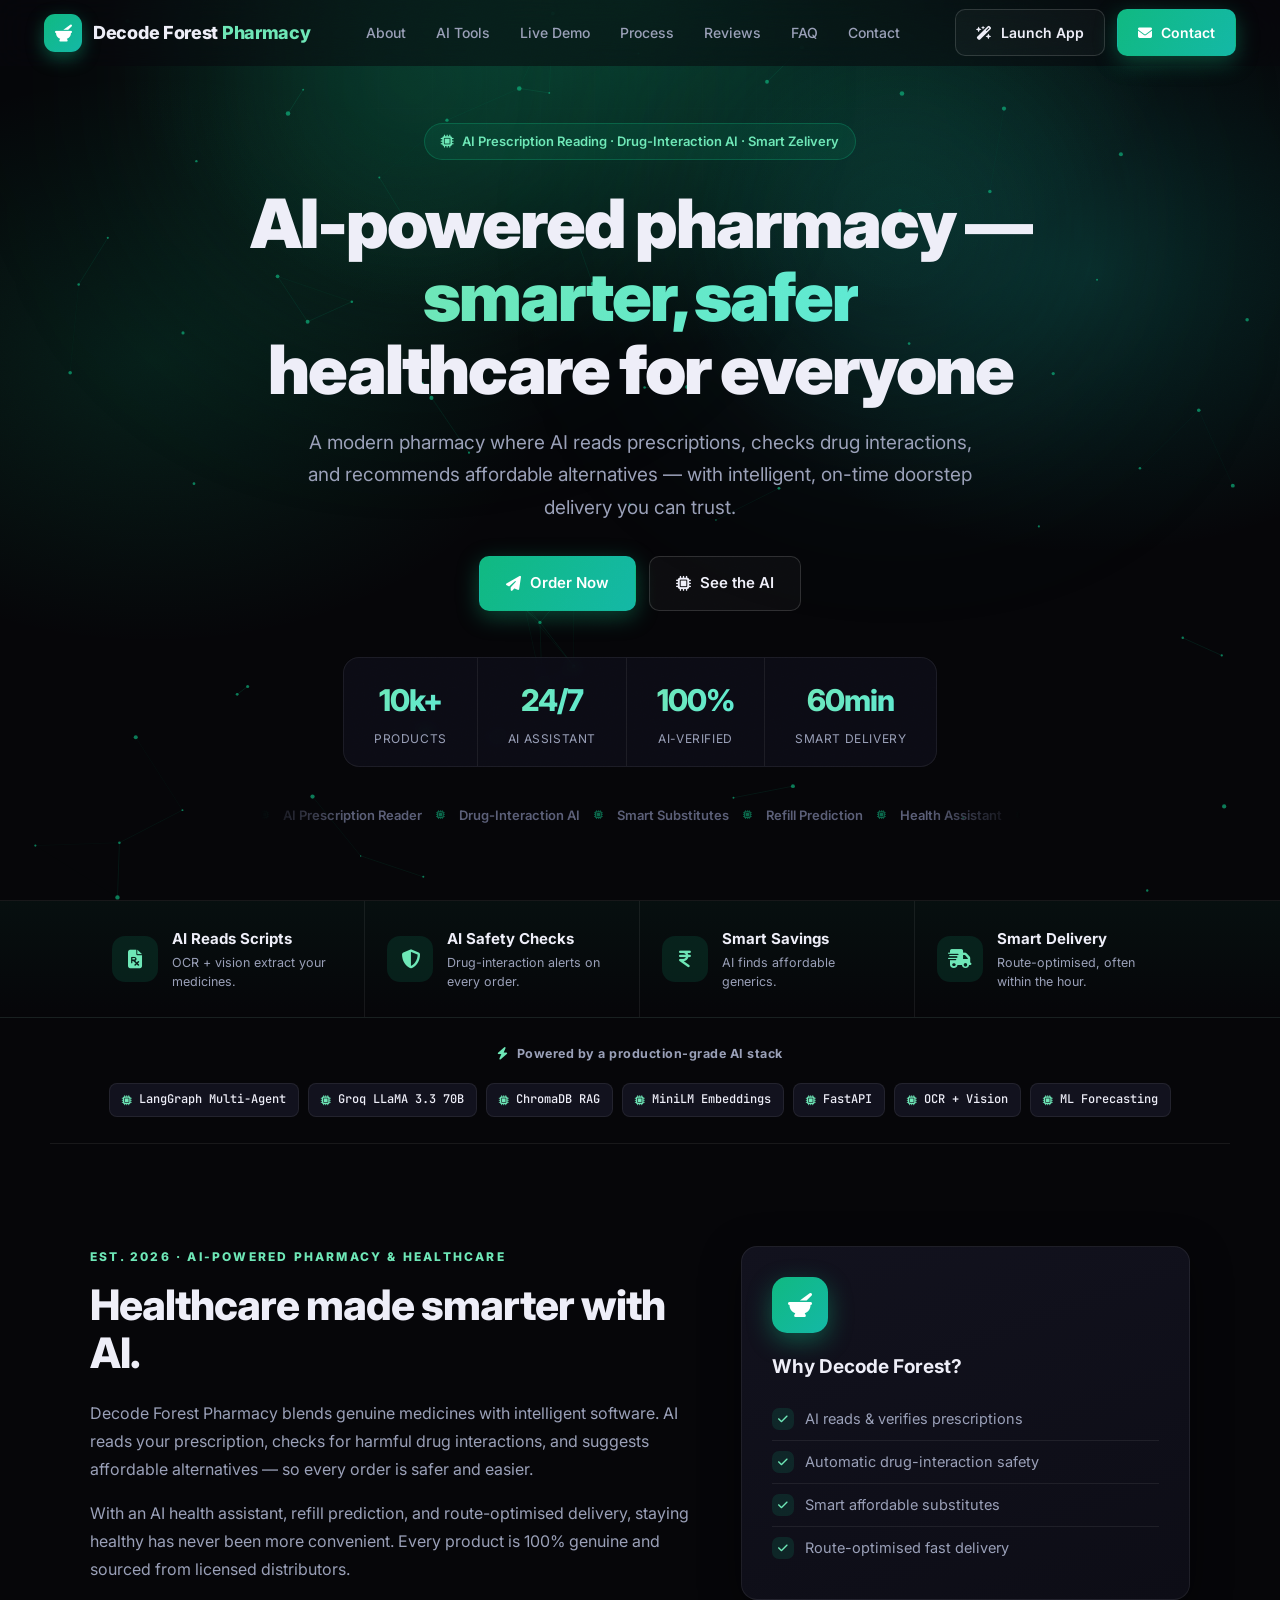
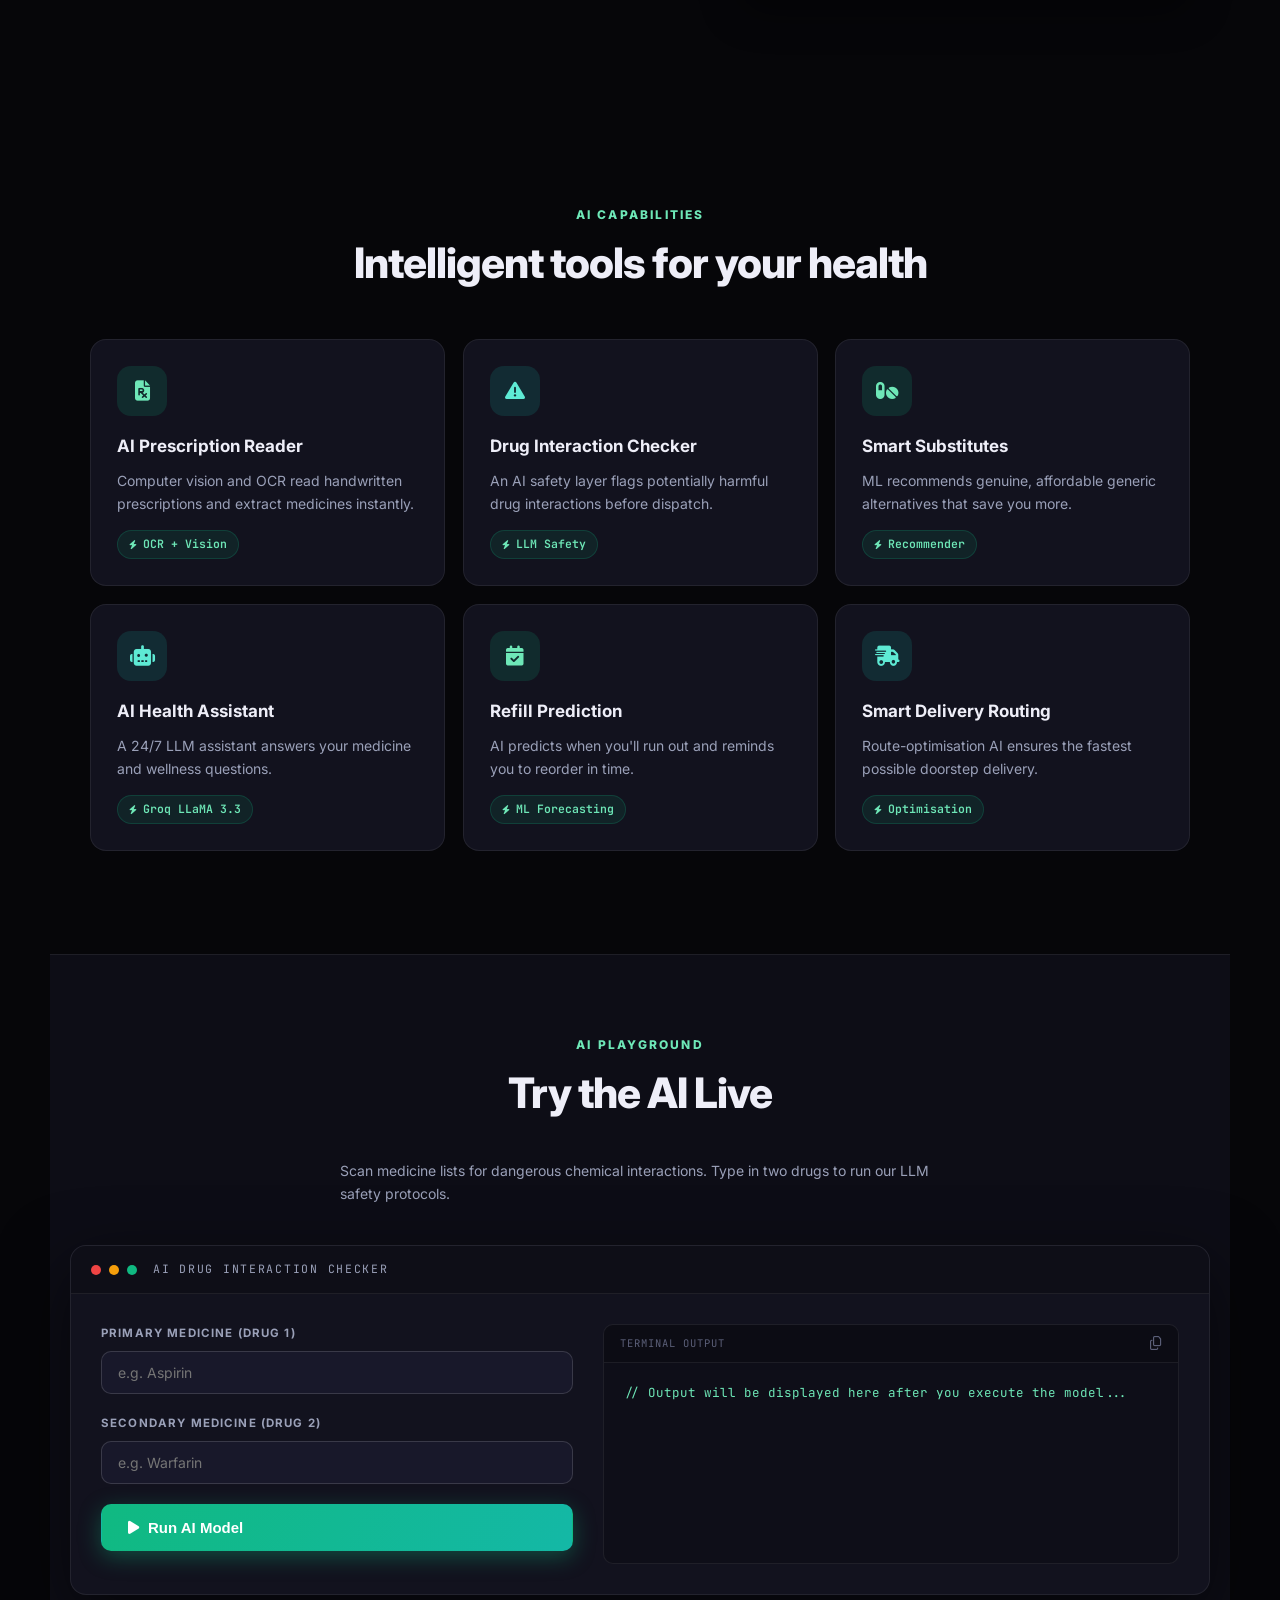
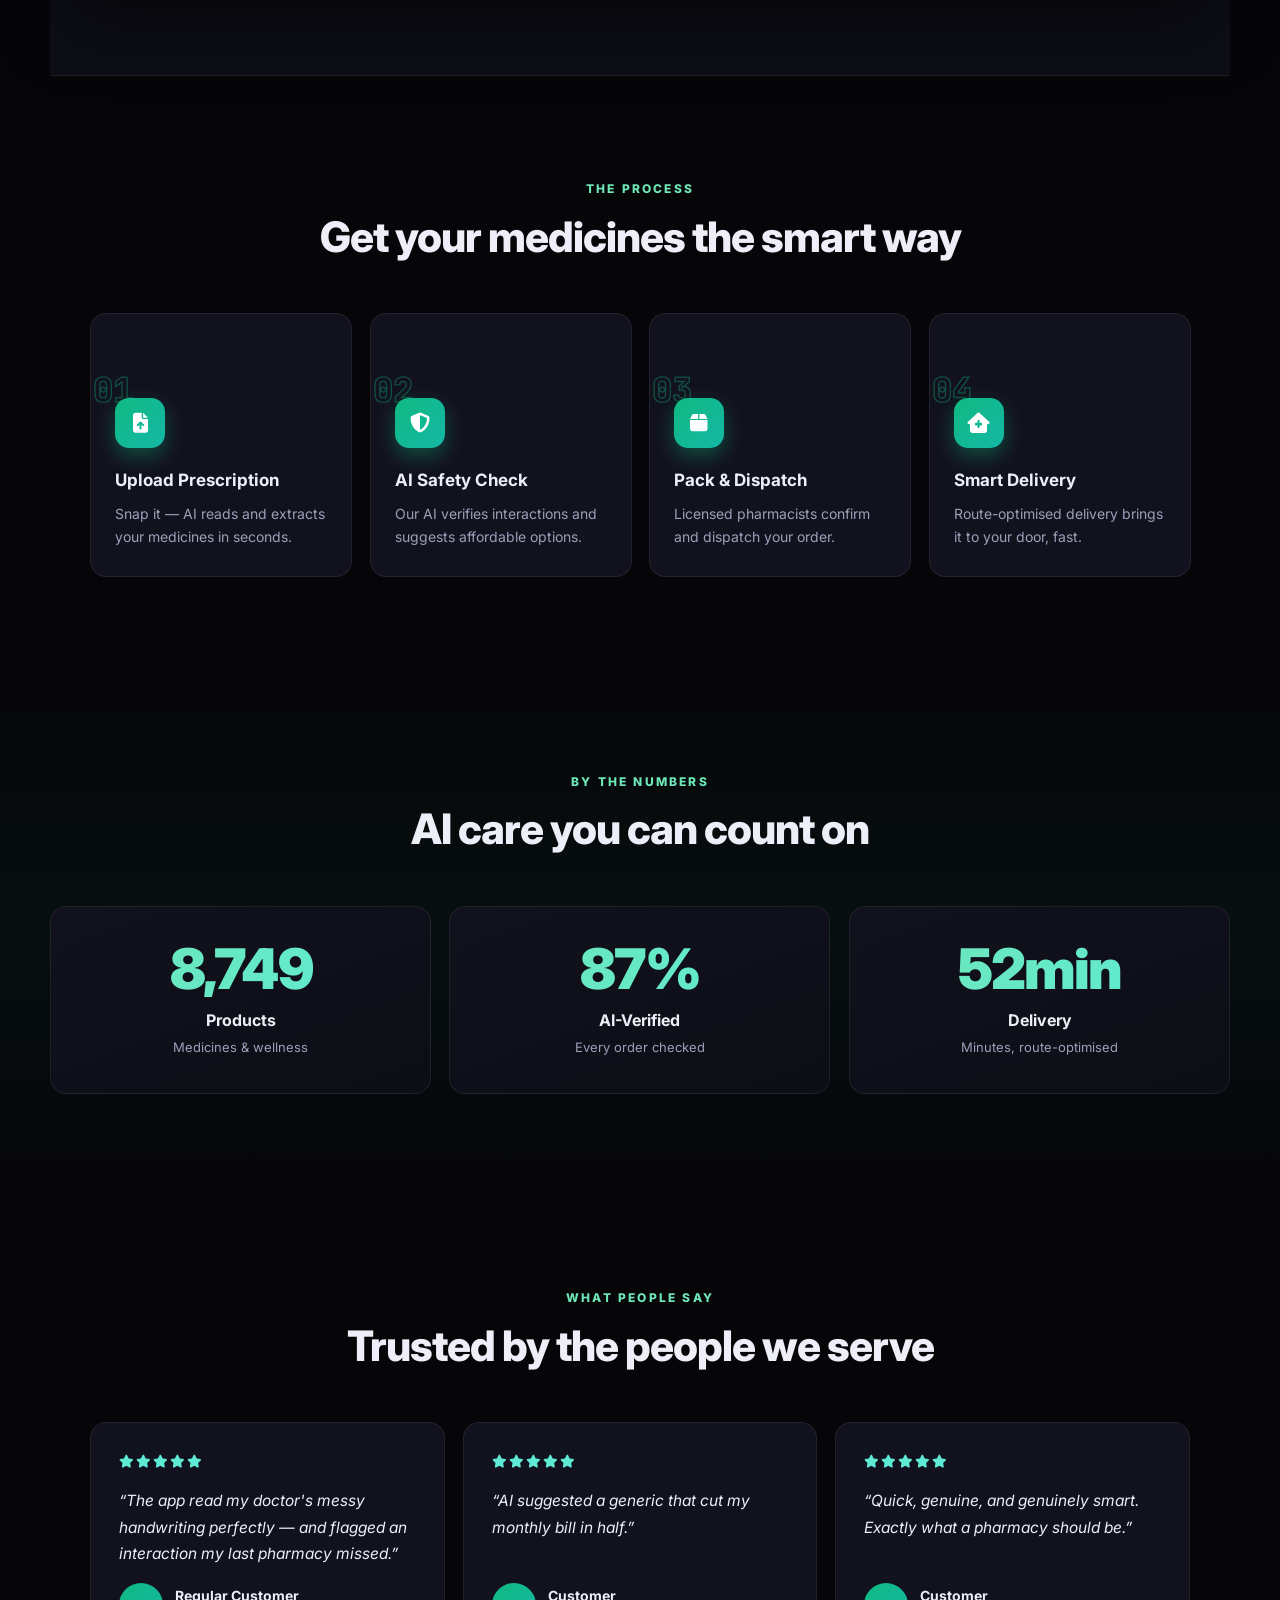
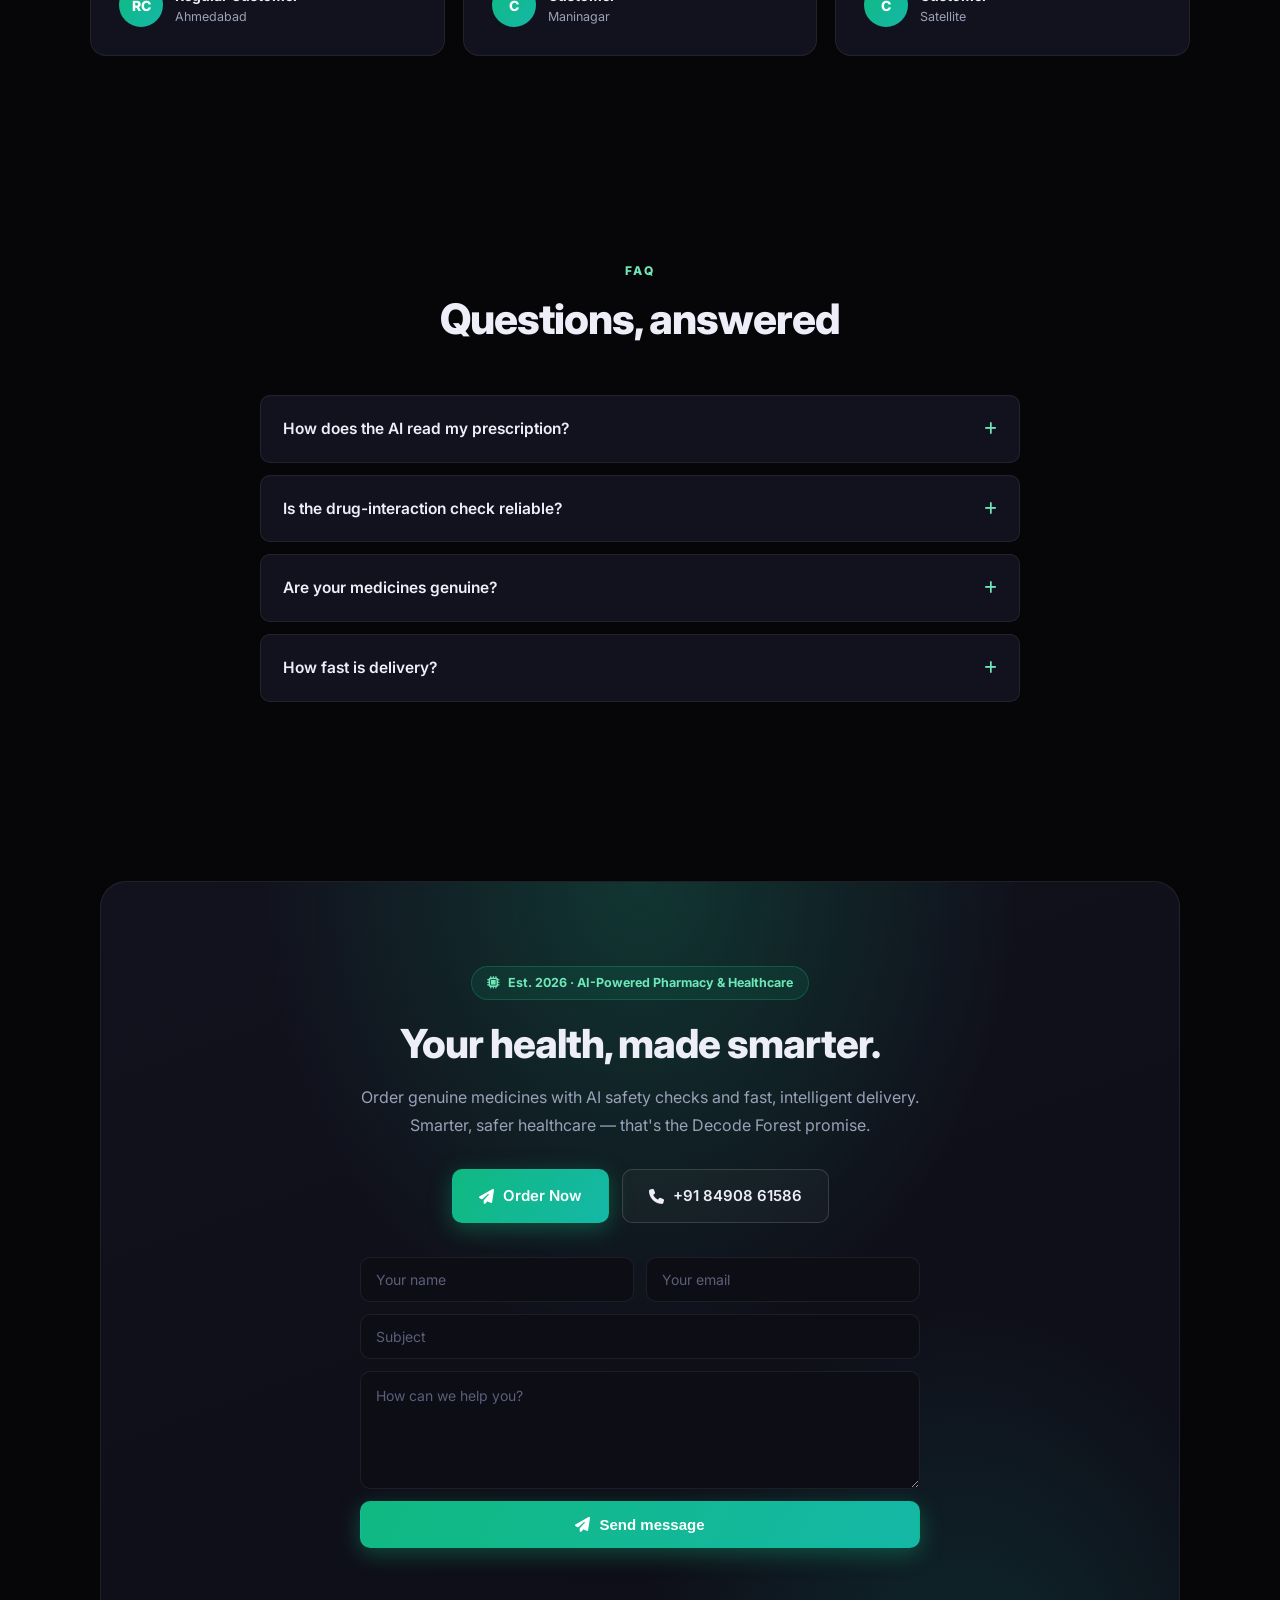
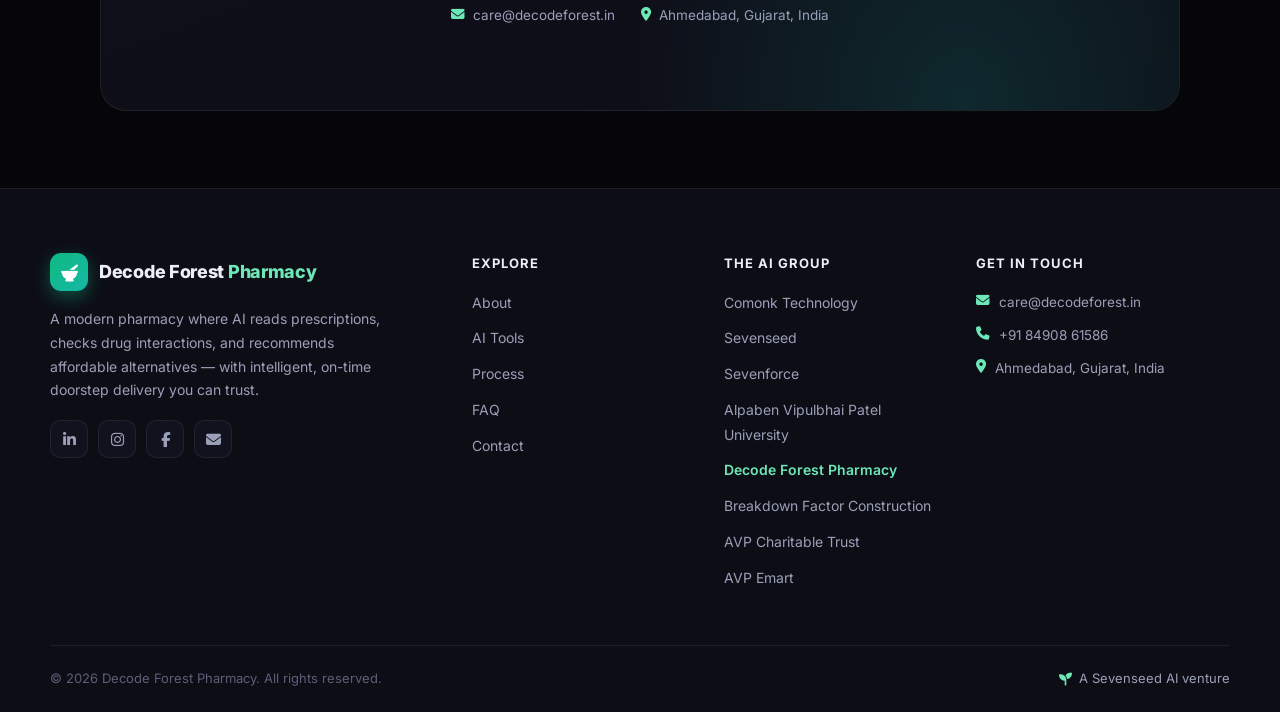
<file: decode-forest-pharmacy/index.html>
<!DOCTYPE html>
<html lang="en">
<head>
  <meta charset="UTF-8">
  <meta name="viewport" content="width=device-width, initial-scale=1.0">
  <title>Decode Forest Pharmacy — AI-Powered Pharmacy & Healthcare</title>
  <meta name="description" content="A modern pharmacy where AI reads prescriptions, checks drug interactions, and recommends affordable alternatives — with intelligent, on-time doorstep delivery you can trust.">
  <link rel="icon" href="data:image/svg+xml,%3Csvg xmlns='http://www.w3.org/2000/svg' viewBox='0 0 100 100'%3E%3Ctext y='.9em' font-size='88'%3E💊%3C/text%3E%3C/svg%3E">
  <link rel="preconnect" href="https://fonts.googleapis.com">
  <link rel="preconnect" href="https://fonts.gstatic.com" crossorigin>
  <link href="https://fonts.googleapis.com/css2?family=Inter:wght@300;400;500;600;700;800;900&family=JetBrains+Mono:wght@400;500;600&display=swap" rel="stylesheet">
  <link rel="stylesheet" href="https://cdnjs.cloudflare.com/ajax/libs/font-awesome/6.5.0/css/all.min.css">
  <link rel="stylesheet" href="style.css">
</head>
<body>
<span id="top"></span>

<div class="preloader" id="preloader">
  <div class="pl-glow pl-glow-1"></div>
  <div class="pl-glow pl-glow-2"></div>
  <div class="pl-content">
    <div class="pl-logo">
      <div class="pl-icon-wrap"><i class="fas fa-mortar-pestle pl-icon"></i><span class="pl-ring"></span></div>
      <div class="pl-name">Decode Forest Pharmacy</div>
    </div>
    <div class="pl-progress">
      <div class="pl-bar-track"><div class="pl-bar" id="plBar"></div></div>
      <div class="pl-text">INITIALIZING SYSTEM… <span id="plPct">0</span>%</div>
    </div>
  </div>
</div>
<div class="grain" aria-hidden="true"></div>
<div class="scroll-progress" id="scrollProgress"></div>
<div class="cursor-ring" id="cursorRing" aria-hidden="true"></div>

<nav class="nav">
  <a class="logo" href="#top">
    <span class="logo-icon"><i class="fas fa-mortar-pestle"></i></span>
    <span class="logo-text">Decode Forest <span class="logo-accent">Pharmacy</span></span>
  </a>
  <div class="nav-links" id="navLinks">
    <a href="#about">About</a>
    <a href="#services">AI Tools</a>
    
    <a href="#sandbox">Live Demo</a>
    <a href="#process">Process</a>
    <a href="#testimonials">Reviews</a>
    <a href="#faq">FAQ</a>
    <a href="#contact">Contact</a>
  </div>
  <div class="nav-right">
    <a class="btn btn-ghost" href="http://localhost:8004/dashboard"><i class="fas fa-wand-magic-sparkles"></i> Launch App</a>
    <a class="btn btn-primary" href="#contact"><i class="fas fa-envelope"></i> Contact</a>
    <button class="hamburger" id="hamburger" aria-label="Menu"><i class="fas fa-bars"></i></button>
  </div>
</nav>

<header class="hero">
  <div class="hero-glow"></div>
  <div class="hero-grid"></div>
  <div class="hero-orb orb-1"></div>
  <div class="hero-orb orb-2"></div>
  <canvas id="particles"></canvas>
  <div class="hero-content">
    <div class="hero-pill" data-blur-in style="--i:0"><i class="fas fa-microchip"></i> <span class="scramble">AI Prescription Reading · Drug-Interaction AI · Smart Delivery</span></div>
    <h1 class="hero-title" data-blur-in style="--i:1">AI-powered pharmacy — <span class="grad">smarter, safer</span><br>healthcare for everyone</h1>
    <p class="hero-sub" data-blur-in style="--i:2">A modern pharmacy where AI reads prescriptions, checks drug interactions, and recommends affordable alternatives — with intelligent, on-time doorstep delivery you can trust.</p>
    <div class="hero-actions" data-blur-in style="--i:3">
      <a class="btn btn-primary lg" href="#contact"><i class="fas fa-paper-plane"></i> Order Now</a><a class="btn btn-ghost lg" href="#services"><i class="fas fa-microchip"></i> See the AI</a>
    </div>
    <div class="stats-row" data-blur-in style="--i:4">
        <div class="hs"><div class="hs-num count">10k+</div><div class="hs-lbl">Products</div></div>
        <div class="hs-sep"></div>
        <div class="hs"><div class="hs-num count">24/7</div><div class="hs-lbl">AI Assistant</div></div>
        <div class="hs-sep"></div>
        <div class="hs"><div class="hs-num count">100%</div><div class="hs-lbl">AI-Verified</div></div>
        <div class="hs-sep"></div>
        <div class="hs"><div class="hs-num count">60min</div><div class="hs-lbl">Smart Delivery</div></div>
    </div>
    <div class="hero-marquee" data-blur-in style="--i:5"><div class="marquee-track"><span>AI Prescription Reader</span><span>Drug-Interaction AI</span><span>Smart Substitutes</span><span>Refill Prediction</span><span>Health Assistant</span><span>Route Optimisation</span><span>Genuine Medicines</span><span>Wellness</span><span>Doorstep Delivery</span><span>Lab Tests</span><span>AI Prescription Reader</span><span>Drug-Interaction AI</span><span>Smart Substitutes</span><span>Refill Prediction</span><span>Health Assistant</span><span>Route Optimisation</span><span>Genuine Medicines</span><span>Wellness</span><span>Doorstep Delivery</span><span>Lab Tests</span></div></div>
  </div>
</header>

<section class="pillars-band">
  <div class="pillars-inner">
        <div class="pillar reveal"><div class="pillar-ic"><i class="fas fa-file-prescription"></i></div><div class="pillar-txt"><strong>AI Reads Scripts</strong><span>OCR + vision extract your medicines.</span></div></div>
        <div class="pillar reveal"><div class="pillar-ic"><i class="fas fa-shield-halved"></i></div><div class="pillar-txt"><strong>AI Safety Checks</strong><span>Drug-interaction alerts on every order.</span></div></div>
        <div class="pillar reveal"><div class="pillar-ic"><i class="fas fa-indian-rupee-sign"></i></div><div class="pillar-txt"><strong>Smart Savings</strong><span>AI finds affordable generics.</span></div></div>
        <div class="pillar reveal"><div class="pillar-ic"><i class="fas fa-truck-fast"></i></div><div class="pillar-txt"><strong>Smart Delivery</strong><span>Route-optimised, often within the hour.</span></div></div>
  </div>
</section>

<section class="ai-strip">
  <span class="ai-strip-label"><i class="fas fa-bolt"></i> Powered by a production-grade AI stack</span>
  <div class="ai-chips"><span class="ai-chip"><i class="fas fa-microchip"></i>LangGraph Multi-Agent</span><span class="ai-chip"><i class="fas fa-microchip"></i>Groq LLaMA 3.3 70B</span><span class="ai-chip"><i class="fas fa-microchip"></i>ChromaDB RAG</span><span class="ai-chip"><i class="fas fa-microchip"></i>MiniLM Embeddings</span><span class="ai-chip"><i class="fas fa-microchip"></i>FastAPI</span><span class="ai-chip"><i class="fas fa-microchip"></i>OCR + Vision</span><span class="ai-chip"><i class="fas fa-microchip"></i>ML Forecasting</span></div>
</section>

<section class="section about" id="about">
  <div class="about-grid">
    <div class="about-copy reveal">
      <div class="eyebrow">Est. 2026 · AI-Powered Pharmacy & Healthcare</div>
      <h2 class="sec-title left">Healthcare made smarter with AI.</h2>
      <p>Decode Forest Pharmacy blends genuine medicines with intelligent software. AI reads your prescription, checks for harmful drug interactions, and suggests affordable alternatives — so every order is safer and easier.</p><p>With an AI health assistant, refill prediction, and route-optimised delivery, staying healthy has never been more convenient. Every product is 100% genuine and sourced from licensed distributors.</p>
    </div>
    <aside class="about-card glow reveal">
      <div class="about-card-ic"><i class="fas fa-mortar-pestle"></i></div>
      <h3>Why Decode Forest?</h3>
      <ul class="hl-list">
          <li><i class="fas fa-check"></i>AI reads & verifies prescriptions</li>
          <li><i class="fas fa-check"></i>Automatic drug-interaction safety</li>
          <li><i class="fas fa-check"></i>Smart affordable substitutes</li>
          <li><i class="fas fa-check"></i>Route-optimised fast delivery</li>
      </ul>
    </aside>
  </div>
</section>

<section class="section" id="services">
  <div class="eyebrow center">AI CAPABILITIES</div>
  <h2 class="sec-title">Intelligent tools for your health</h2>
  <div class="svc-grid">
        <article class="svc-card glow reveal" data-tilt><div class="svc-ic p"><i class="fas fa-file-prescription"></i></div><h4>AI Prescription Reader</h4><p>Computer vision and OCR read handwritten prescriptions and extract medicines instantly.</p><span class="svc-tag"><i class="fas fa-bolt"></i>OCR + Vision</span></article>
        <article class="svc-card glow reveal" data-tilt><div class="svc-ic s"><i class="fas fa-triangle-exclamation"></i></div><h4>Drug Interaction Checker</h4><p>An AI safety layer flags potentially harmful drug interactions before dispatch.</p><span class="svc-tag"><i class="fas fa-bolt"></i>LLM Safety</span></article>
        <article class="svc-card glow reveal" data-tilt><div class="svc-ic p"><i class="fas fa-pills"></i></div><h4>Smart Substitutes</h4><p>ML recommends genuine, affordable generic alternatives that save you more.</p><span class="svc-tag"><i class="fas fa-bolt"></i>Recommender</span></article>
        <article class="svc-card glow reveal" data-tilt><div class="svc-ic s"><i class="fas fa-robot"></i></div><h4>AI Health Assistant</h4><p>A 24/7 LLM assistant answers your medicine and wellness questions.</p><span class="svc-tag"><i class="fas fa-bolt"></i>Groq LLaMA 3.3</span></article>
        <article class="svc-card glow reveal" data-tilt><div class="svc-ic p"><i class="fas fa-calendar-check"></i></div><h4>Refill Prediction</h4><p>AI predicts when you'll run out and reminds you to reorder in time.</p><span class="svc-tag"><i class="fas fa-bolt"></i>ML Forecasting</span></article>
        <article class="svc-card glow reveal" data-tilt><div class="svc-ic s"><i class="fas fa-truck-fast"></i></div><h4>Smart Delivery Routing</h4><p>Route-optimisation AI ensures the fastest possible doorstep delivery.</p><span class="svc-tag"><i class="fas fa-bolt"></i>Optimisation</span></article>
  </div>
</section>


<section class="section sandbox-sec" id="sandbox">
  <div class="eyebrow center">AI PLAYGROUND</div>
  <h2 class="sec-title">Try the AI Live</h2>
  <p class="sandbox-subtitle center">Scan medicine lists for dangerous chemical interactions. Type in two drugs to run our LLM safety protocols.</p>
  
  <div class="sandbox-container reveal">
    <div class="sandbox-card glow">
      <div class="sandbox-card-header">
        <div class="sandbox-dot red"></div>
        <div class="sandbox-dot yellow"></div>
        <div class="sandbox-dot green"></div>
        <span class="sandbox-card-title">AI Drug Interaction Checker</span>
      </div>
      <div class="sandbox-card-body">
        <form class="sandbox-form" id="sandboxForm" data-endpoint="http://localhost:8004/api/interactions">
          
        <div class="sandbox-field">
          <label for="sb-drug1">Primary Medicine (Drug 1)</label>
          <input type="text" id="sb-drug1" placeholder="e.g. Aspirin" required>
        </div>
        <div class="sandbox-field">
          <label for="sb-drug2">Secondary Medicine (Drug 2)</label>
          <input type="text" id="sb-drug2" placeholder="e.g. Warfarin" required>
        </div>
        
          <button type="submit" class="btn btn-primary lg" id="sandboxBtn">
            <i class="fas fa-play"></i> Run AI Model
          </button>
        </form>
        <div class="sandbox-result">
          <div class="sandbox-result-header">
            <span>Terminal Output</span>
            <button class="sandbox-copy-btn" id="sandboxCopy" type="button" aria-label="Copy output">
              <i class="far fa-copy"></i>
            </button>
          </div>
          <div class="sandbox-pre-wrap">
            <pre class="sandbox-pre" id="sandboxOutput">// Output will be displayed here after you execute the model...</pre>
          </div>
        </div>
      </div>
    </div>
  </div>
</section>

<section class="section process" id="process">
  <div class="eyebrow center">THE PROCESS</div>
  <h2 class="sec-title">Get your medicines the smart way</h2>
  <div class="proc-grid">
        <div class="proc-step glow reveal" data-tilt><div class="proc-num">01</div><div class="proc-ic"><i class="fas fa-file-arrow-up"></i></div><h4>Upload Prescription</h4><p>Snap it — AI reads and extracts your medicines in seconds.</p></div>
        <div class="proc-step glow reveal" data-tilt><div class="proc-num">02</div><div class="proc-ic"><i class="fas fa-shield-halved"></i></div><h4>AI Safety Check</h4><p>Our AI verifies interactions and suggests affordable options.</p></div>
        <div class="proc-step glow reveal" data-tilt><div class="proc-num">03</div><div class="proc-ic"><i class="fas fa-box"></i></div><h4>Pack & Dispatch</h4><p>Licensed pharmacists confirm and dispatch your order.</p></div>
        <div class="proc-step glow reveal" data-tilt><div class="proc-num">04</div><div class="proc-ic"><i class="fas fa-house-medical"></i></div><h4>Smart Delivery</h4><p>Route-optimised delivery brings it to your door, fast.</p></div>
  </div>
</section>

<section class="impact" id="impact">
  <div class="impact-inner">
    <div class="eyebrow center">BY THE NUMBERS</div>
    <h2 class="sec-title">AI care you can count on</h2>
    <div class="impact-grid">
        <div class="metric glow reveal" data-tilt><div class="metric-num count">10000</div><div class="metric-lbl">Products</div><div class="metric-sub">Medicines & wellness</div></div>
        <div class="metric glow reveal" data-tilt><div class="metric-num count">100%</div><div class="metric-lbl">AI-Verified</div><div class="metric-sub">Every order checked</div></div>
        <div class="metric glow reveal" data-tilt><div class="metric-num count">60min</div><div class="metric-lbl">Delivery</div><div class="metric-sub">Minutes, route-optimised</div></div>
    </div>
  </div>
</section>

<section class="section" id="testimonials">
  <div class="eyebrow center">WHAT PEOPLE SAY</div>
  <h2 class="sec-title">Trusted by the people we serve</h2>
  <div class="tgrid">
        <figure class="tcard glow reveal"><div class="tstars"><i class="fas fa-star"></i><i class="fas fa-star"></i><i class="fas fa-star"></i><i class="fas fa-star"></i><i class="fas fa-star"></i></div><blockquote>&ldquo;The app read my doctor's messy handwriting perfectly — and flagged an interaction my last pharmacy missed.&rdquo;</blockquote><figcaption><span class="tavatar">RC</span><span class="tmeta"><strong>Regular Customer</strong><small>Ahmedabad</small></span></figcaption></figure>
        <figure class="tcard glow reveal"><div class="tstars"><i class="fas fa-star"></i><i class="fas fa-star"></i><i class="fas fa-star"></i><i class="fas fa-star"></i><i class="fas fa-star"></i></div><blockquote>&ldquo;AI suggested a generic that cut my monthly bill in half.&rdquo;</blockquote><figcaption><span class="tavatar">C</span><span class="tmeta"><strong>Customer</strong><small>Maninagar</small></span></figcaption></figure>
        <figure class="tcard glow reveal"><div class="tstars"><i class="fas fa-star"></i><i class="fas fa-star"></i><i class="fas fa-star"></i><i class="fas fa-star"></i><i class="fas fa-star"></i></div><blockquote>&ldquo;Quick, genuine, and genuinely smart. Exactly what a pharmacy should be.&rdquo;</blockquote><figcaption><span class="tavatar">C</span><span class="tmeta"><strong>Customer</strong><small>Satellite</small></span></figcaption></figure>
  </div>
</section>

<section class="section faq-sec" id="faq">
  <div class="eyebrow center">FAQ</div>
  <h2 class="sec-title">Questions, answered</h2>
  <div class="faq-list">
        <details class="faq reveal"><summary>How does the AI read my prescription?<i class="fas fa-plus"></i></summary><div class="faq-a">Computer vision and OCR extract the medicines from a photo, then our AI verifies them before a licensed pharmacist confirms the order.</div></details>
        <details class="faq reveal"><summary>Is the drug-interaction check reliable?<i class="fas fa-plus"></i></summary><div class="faq-a">Our AI safety layer flags potential interactions for review, and a licensed pharmacist always confirms before dispatch.</div></details>
        <details class="faq reveal"><summary>Are your medicines genuine?<i class="fas fa-plus"></i></summary><div class="faq-a">Yes — every product is 100% authentic and sourced only from licensed distributors.</div></details>
        <details class="faq reveal"><summary>How fast is delivery?<i class="fas fa-plus"></i></summary><div class="faq-a">Route-optimisation AI enables in-city delivery within 60 minutes to a few hours.</div></details>
  </div>
</section>

<section class="cta" id="contact">
  <div class="cta-glow"></div>
  <div class="cta-content reveal">
    <div class="cta-badge"><i class="fas fa-microchip"></i> Est. 2026 · AI-Powered Pharmacy & Healthcare</div>
    <h2>Your health, made smarter.</h2>
    <p>Order genuine medicines with AI safety checks and fast, intelligent delivery. Smarter, safer healthcare — that's the Decode Forest promise.</p>
    <div class="cta-actions">
      <a class="btn btn-primary lg" href="mailto:care@decodeforest.in"><i class="fas fa-paper-plane"></i> Order Now</a>
      <a class="btn btn-ghost lg" href="tel:+918490861586"><i class="fas fa-phone"></i> +91 84908 61586</a>
    </div>
    <form class="contact-form" id="contactForm" data-email="care@decodeforest.in" data-company="Decode Forest Pharmacy">
      <div class="cf-row">
        <input type="text" id="cf-name" placeholder="Your name" autocomplete="name" required>
        <input type="email" id="cf-email" placeholder="Your email" autocomplete="email" required>
      </div>
      <input type="text" id="cf-subject" placeholder="Subject">
      <textarea id="cf-msg" rows="4" placeholder="How can we help you?" required></textarea>
      <button type="submit" class="btn btn-primary lg"><i class="fas fa-paper-plane"></i> Send message</button>
      <p class="cf-note" id="cf-note" role="status"></p>
    </form>
    <div class="cta-contact">
      <span><i class="fas fa-envelope"></i> care@decodeforest.in</span>
      <span><i class="fas fa-location-dot"></i> Ahmedabad, Gujarat, India</span>
    </div>
  </div>
</section>

<footer class="foot">
  <div class="foot-grid">
    <div class="foot-brand">
      <a class="logo" href="#top">
        <span class="logo-icon"><i class="fas fa-mortar-pestle"></i></span>
        <span class="logo-text">Decode Forest <span class="logo-accent">Pharmacy</span></span>
      </a>
      <p>A modern pharmacy where AI reads prescriptions, checks drug interactions, and recommends affordable alternatives — with intelligent, on-time doorstep delivery you can trust.</p>
      <div class="foot-social">
        <a href="#" aria-label="LinkedIn"><i class="fab fa-linkedin-in"></i></a>
        <a href="#" aria-label="Instagram"><i class="fab fa-instagram"></i></a>
        <a href="#" aria-label="Facebook"><i class="fab fa-facebook-f"></i></a>
        <a href="mailto:care@decodeforest.in" aria-label="Email"><i class="fas fa-envelope"></i></a>
      </div>
    </div>
    <div class="foot-col">
      <h5>Explore</h5>
      <ul>
        <li><a href="#about">About</a></li>
        <li><a href="#services">AI Tools</a></li>
        <li><a href="#process">Process</a></li>
        <li><a href="#faq">FAQ</a></li>
        <li><a href="#contact">Contact</a></li>
      </ul>
    </div>
    <div class="foot-col">
      <h5>The AI Group</h5>
      <ul>
          <li><a href="../comonk/index.html">Comonk Technology</a></li>
          <li><a href="../index.html">Sevenseed</a></li>
          <li><a href="../sevenforce/index.html">Sevenforce</a></li>
          <li><a href="../avpu/index.html">Alpaben Vipulbhai Patel University</a></li>
          <li><span class="foot-current">Decode Forest Pharmacy</span></li>
          <li><a href="../breakdown-factor/index.html">Breakdown Factor Construction</a></li>
          <li><a href="../avp-charitable-trust/index.html">AVP Charitable Trust</a></li>
          <li><a href="../avp-emart/index.html">AVP Emart</a></li>
      </ul>
    </div>
    <div class="foot-col">
      <h5>Get in touch</h5>
      <ul class="foot-contact">
        <li><i class="fas fa-envelope"></i> care@decodeforest.in</li>
        <li><i class="fas fa-phone"></i> +91 84908 61586</li>
        <li><i class="fas fa-location-dot"></i> Ahmedabad, Gujarat, India</li>
      </ul>
    </div>
  </div>
  <div class="foot-bottom">
    <span>© <span data-year></span> Decode Forest Pharmacy. All rights reserved.</span>
    <span class="foot-venture"><i class="fas fa-seedling"></i> A Sevenseed AI venture</span>
  </div>
</footer>

<script src="app.js"></script>
</body>
</html>
</file>
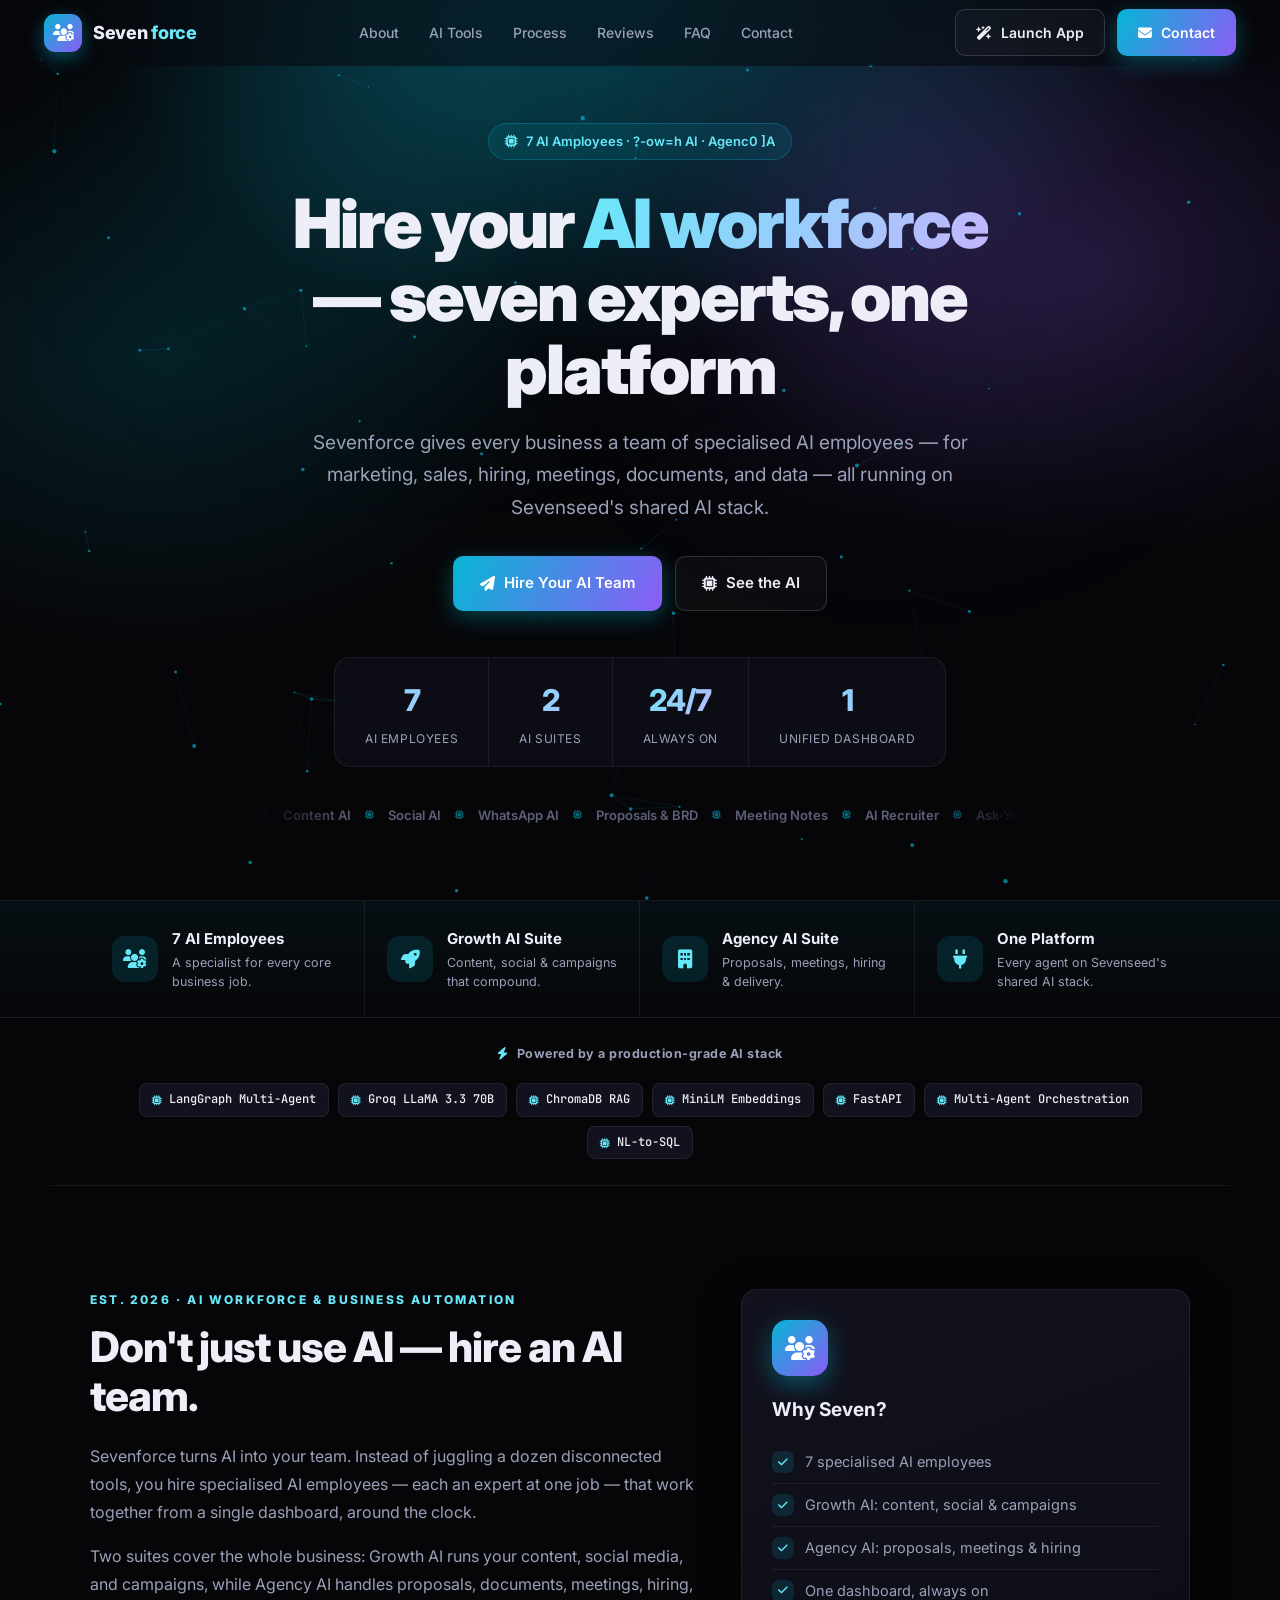
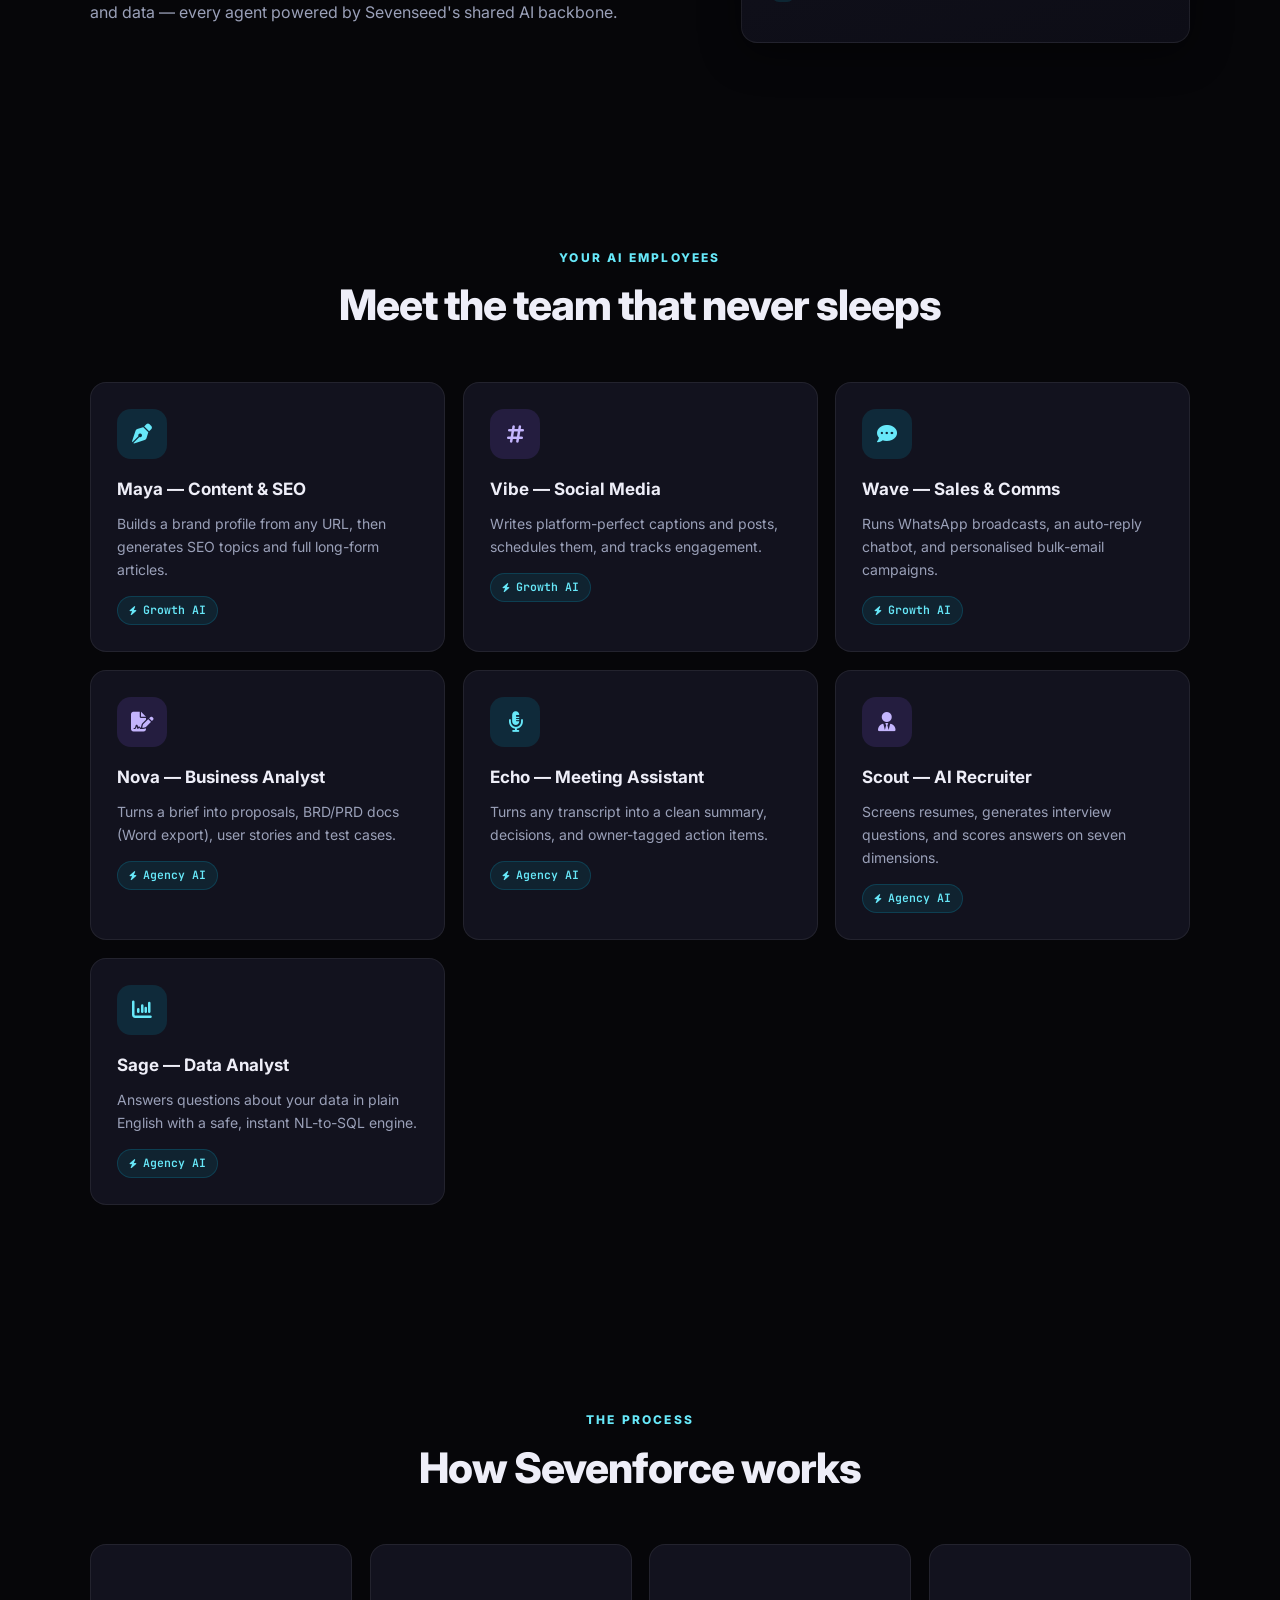
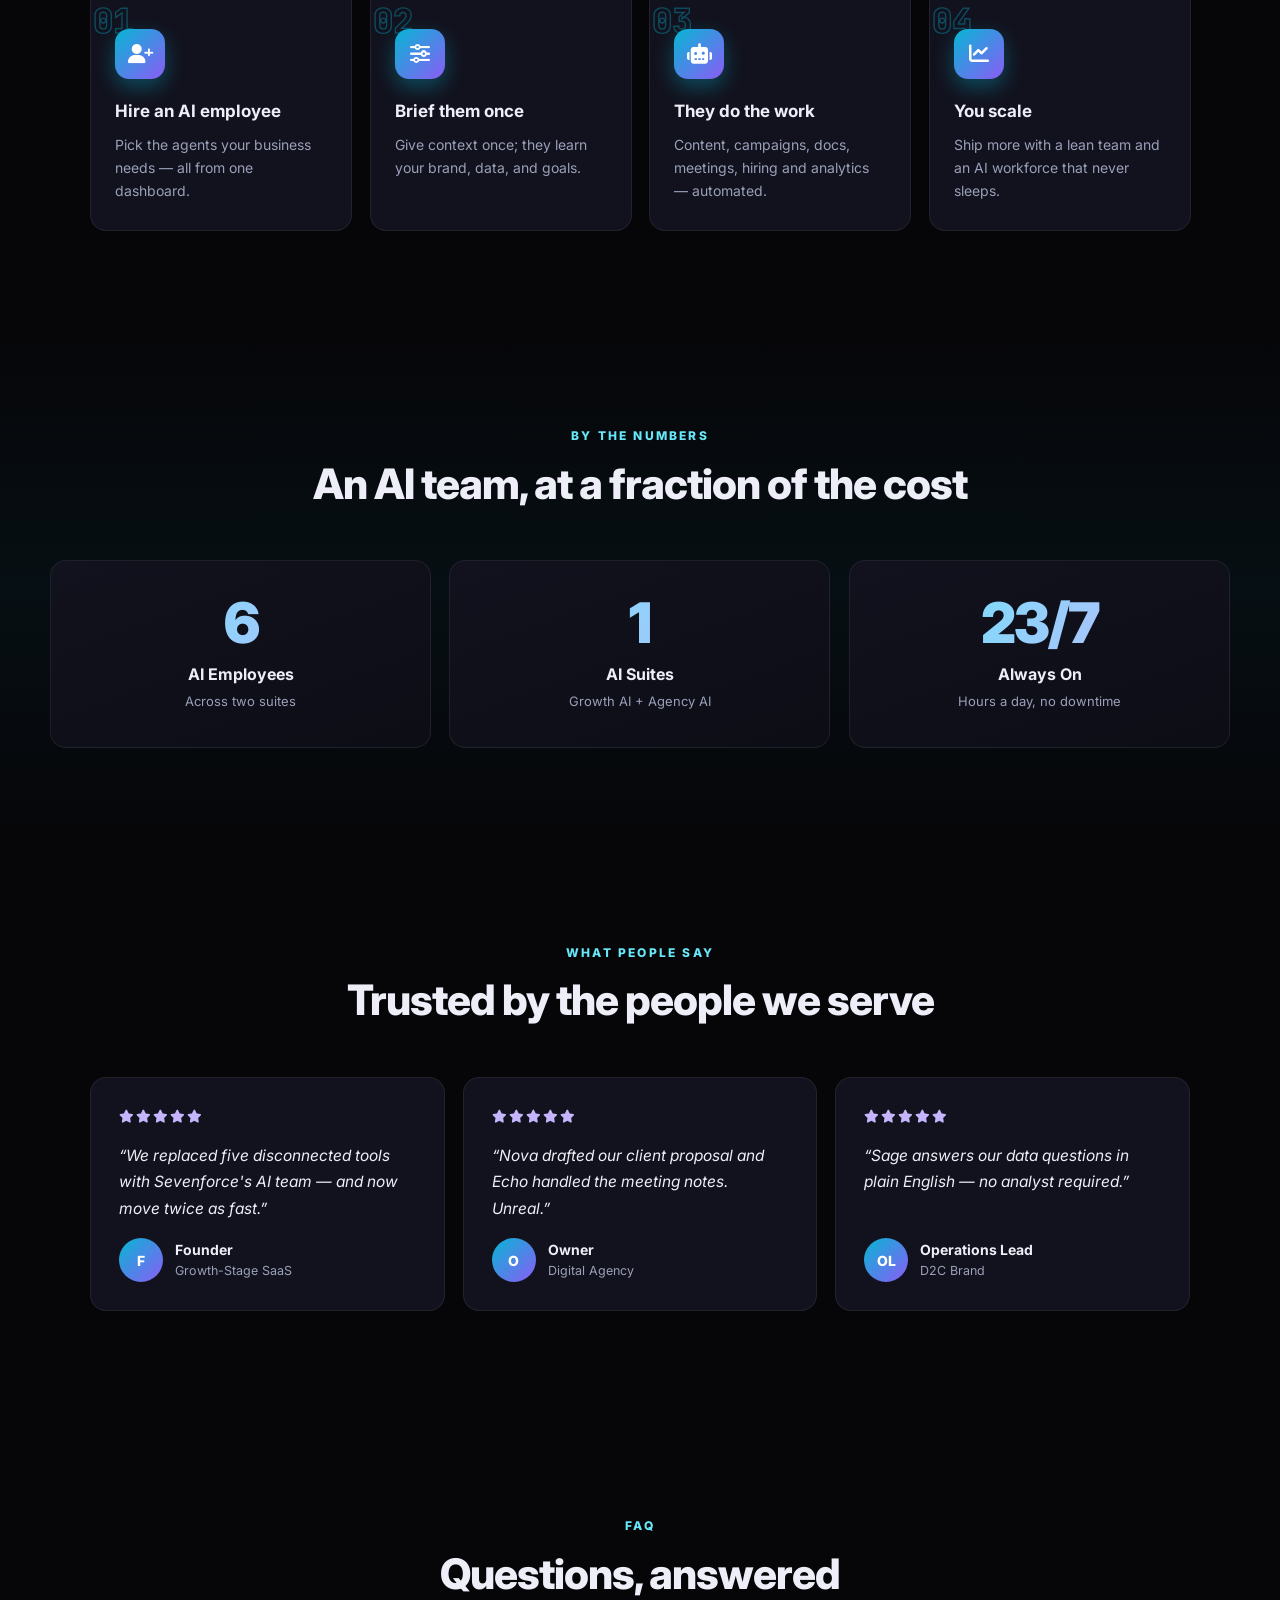
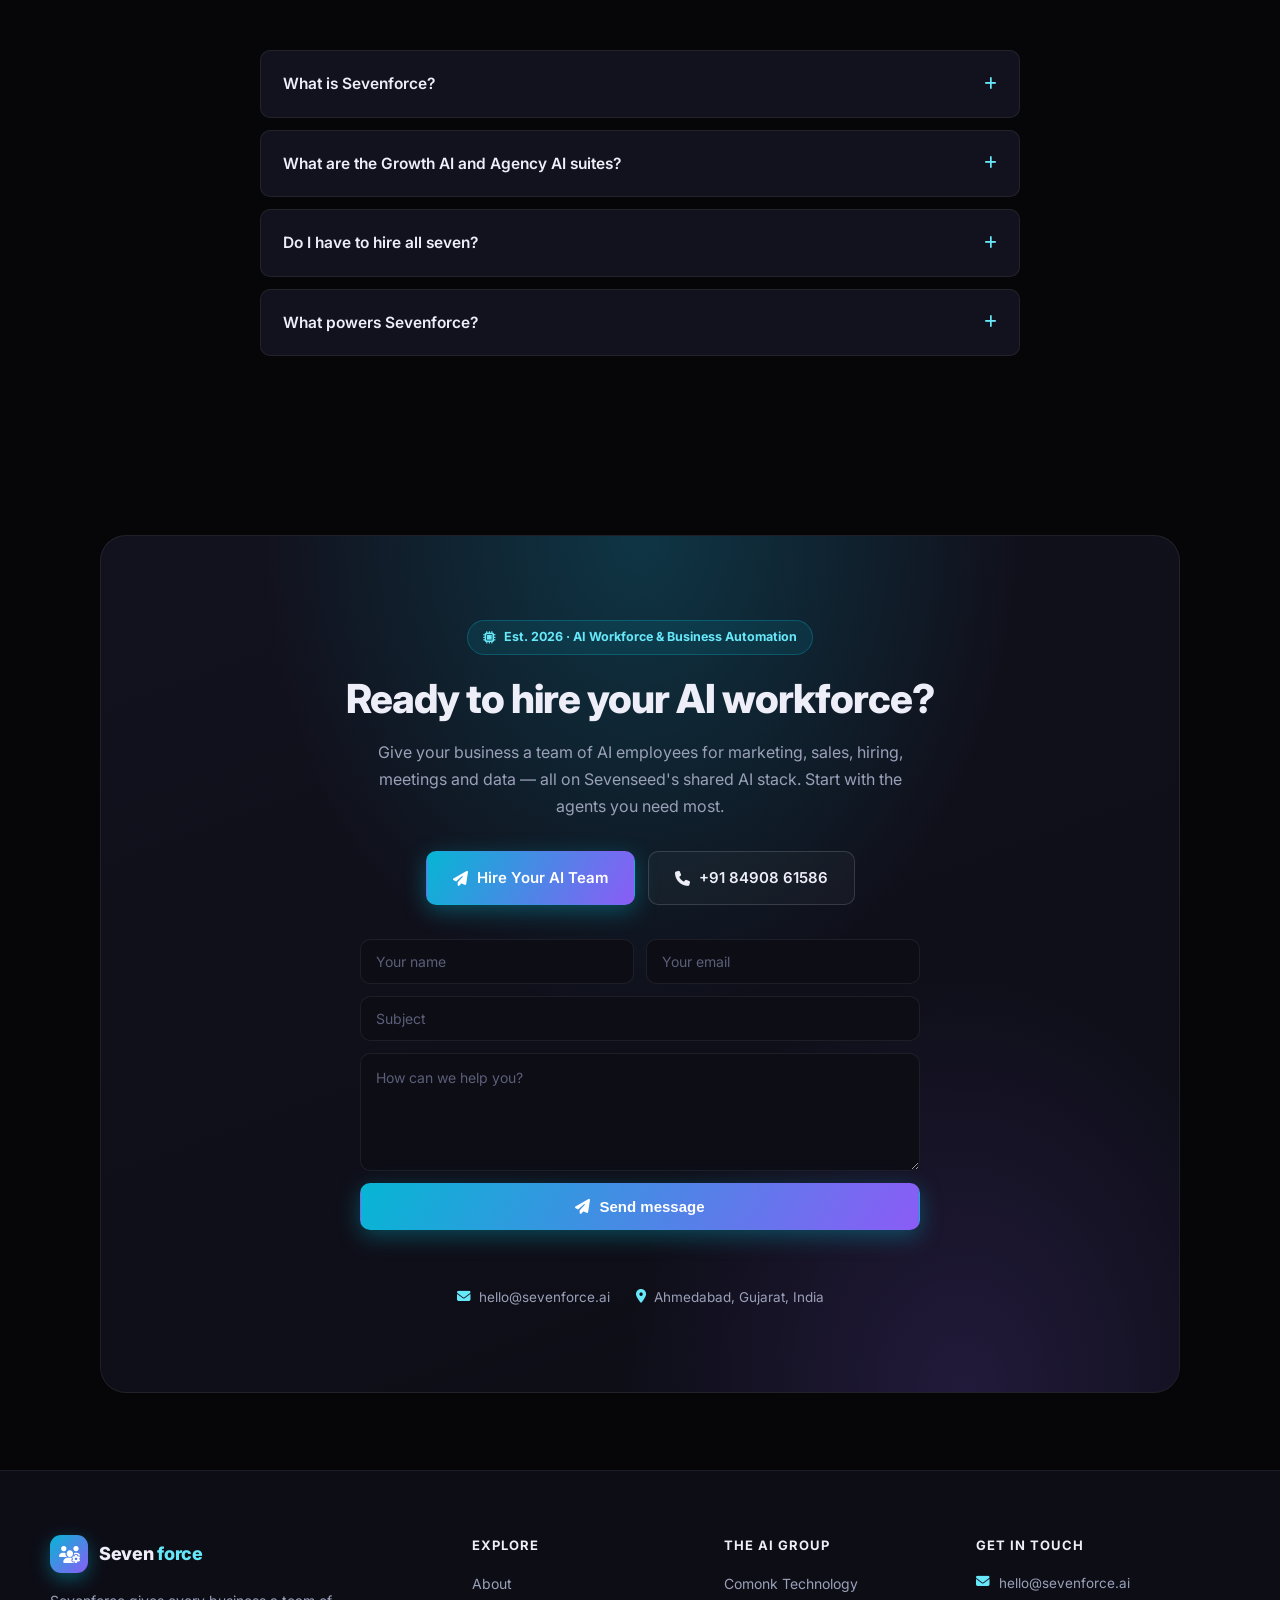
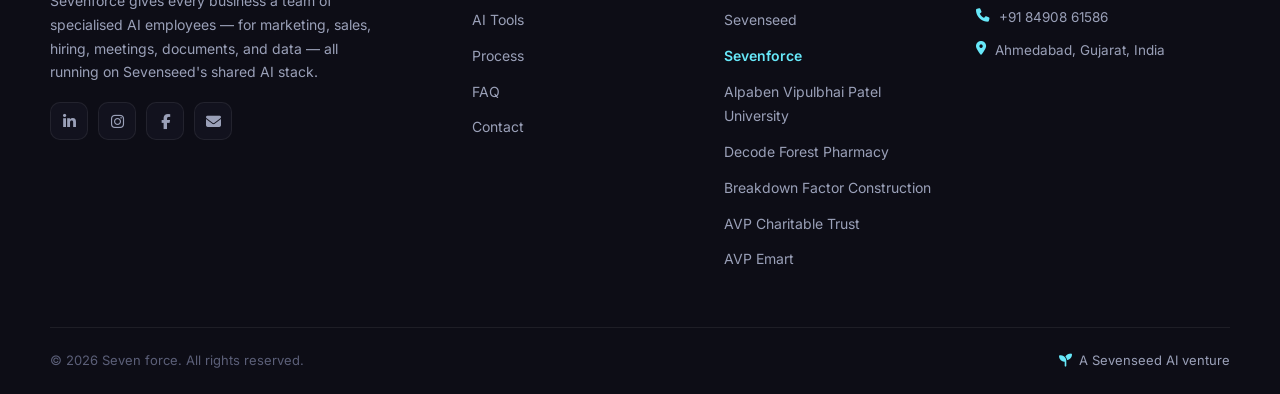
<file: sevenforce/index.html>
<!DOCTYPE html>
<html lang="en">
<head>
  <meta charset="UTF-8">
  <meta name="viewport" content="width=device-width, initial-scale=1.0">
  <title>Seven force — AI Workforce & Business Automation</title>
  <meta name="description" content="Sevenforce gives every business a team of specialised AI employees — for marketing, sales, hiring, meetings, documents, and data — all running on Sevenseed's shared AI stack.">
  <link rel="icon" href="data:image/svg+xml,%3Csvg xmlns='http://www.w3.org/2000/svg' viewBox='0 0 100 100'%3E%3Ctext y='.9em' font-size='88'%3E🤖%3C/text%3E%3C/svg%3E">
  <link rel="preconnect" href="https://fonts.googleapis.com">
  <link rel="preconnect" href="https://fonts.gstatic.com" crossorigin>
  <link href="https://fonts.googleapis.com/css2?family=Inter:wght@300;400;500;600;700;800;900&family=JetBrains+Mono:wght@400;500;600&display=swap" rel="stylesheet">
  <link rel="stylesheet" href="https://cdnjs.cloudflare.com/ajax/libs/font-awesome/6.5.0/css/all.min.css">
  <link rel="stylesheet" href="style.css">
</head>
<body>
<span id="top"></span>

<div class="preloader" id="preloader">
  <div class="pl-glow pl-glow-1"></div>
  <div class="pl-glow pl-glow-2"></div>
  <div class="pl-content">
    <div class="pl-logo">
      <div class="pl-icon-wrap"><i class="fas fa-users-gear pl-icon"></i><span class="pl-ring"></span></div>
      <div class="pl-name">Seven force</div>
    </div>
    <div class="pl-progress">
      <div class="pl-bar-track"><div class="pl-bar" id="plBar"></div></div>
      <div class="pl-text">INITIALIZING SYSTEM… <span id="plPct">0</span>%</div>
    </div>
  </div>
</div>
<div class="grain" aria-hidden="true"></div>
<div class="scroll-progress" id="scrollProgress"></div>
<div class="cursor-ring" id="cursorRing" aria-hidden="true"></div>

<nav class="nav">
  <a class="logo" href="#top">
    <span class="logo-icon"><i class="fas fa-users-gear"></i></span>
    <span class="logo-text">Seven <span class="logo-accent">force</span></span>
  </a>
  <div class="nav-links" id="navLinks">
    <a href="#about">About</a>
    <a href="#services">AI Tools</a>
    
    <a href="#process">Process</a>
    <a href="#testimonials">Reviews</a>
    <a href="#faq">FAQ</a>
    <a href="#contact">Contact</a>
  </div>
  <div class="nav-right">
    <a class="btn btn-ghost" href="#" onclick="handleLaunchApp(event)"><i class="fas fa-wand-magic-sparkles"></i> Launch App</a>
    <a class="btn btn-primary" href="#contact"><i class="fas fa-envelope"></i> Contact</a>
    <button class="hamburger" id="hamburger" aria-label="Menu"><i class="fas fa-bars"></i></button>
  </div>
</nav>

<header class="hero">
  <div class="hero-glow"></div>
  <div class="hero-grid"></div>
  <div class="hero-orb orb-1"></div>
  <div class="hero-orb orb-2"></div>
  <canvas id="particles"></canvas>
  <div class="hero-content">
    <div class="hero-pill" data-blur-in style="--i:0"><i class="fas fa-microchip"></i> <span class="scramble">7 AI Employees · Growth AI · Agency AI</span></div>
    <h1 class="hero-title" data-blur-in style="--i:1">Hire your <span class="grad">AI workforce</span><br>— seven experts, one platform</h1>
    <p class="hero-sub" data-blur-in style="--i:2">Sevenforce gives every business a team of specialised AI employees — for marketing, sales, hiring, meetings, documents, and data — all running on Sevenseed's shared AI stack.</p>
    <div class="hero-actions" data-blur-in style="--i:3">
      <a class="btn btn-primary lg" href="#contact"><i class="fas fa-paper-plane"></i> Hire Your AI Team</a><a class="btn btn-ghost lg" href="#services"><i class="fas fa-microchip"></i> See the AI</a>
    </div>
    <div class="stats-row" data-blur-in style="--i:4">
        <div class="hs"><div class="hs-num count">7</div><div class="hs-lbl">AI Employees</div></div>
        <div class="hs-sep"></div>
        <div class="hs"><div class="hs-num count">2</div><div class="hs-lbl">AI Suites</div></div>
        <div class="hs-sep"></div>
        <div class="hs"><div class="hs-num count">24/7</div><div class="hs-lbl">Always On</div></div>
        <div class="hs-sep"></div>
        <div class="hs"><div class="hs-num count">1</div><div class="hs-lbl">Unified Dashboard</div></div>
    </div>
    <div class="hero-marquee" data-blur-in style="--i:5"><div class="marquee-track"><span>Content AI</span><span>Social AI</span><span>WhatsApp AI</span><span>Proposals & BRD</span><span>Meeting Notes</span><span>AI Recruiter</span><span>Ask-Your-Data</span><span>Campaigns</span><span>Test Cases</span><span>Automation</span><span>Content AI</span><span>Social AI</span><span>WhatsApp AI</span><span>Proposals & BRD</span><span>Meeting Notes</span><span>AI Recruiter</span><span>Ask-Your-Data</span><span>Campaigns</span><span>Test Cases</span><span>Automation</span></div></div>
  </div>
</header>

<section class="pillars-band">
  <div class="pillars-inner">
        <div class="pillar reveal"><div class="pillar-ic"><i class="fas fa-users-gear"></i></div><div class="pillar-txt"><strong>7 AI Employees</strong><span>A specialist for every core business job.</span></div></div>
        <div class="pillar reveal"><div class="pillar-ic"><i class="fas fa-rocket"></i></div><div class="pillar-txt"><strong>Growth AI Suite</strong><span>Content, social & campaigns that compound.</span></div></div>
        <div class="pillar reveal"><div class="pillar-ic"><i class="fas fa-building"></i></div><div class="pillar-txt"><strong>Agency AI Suite</strong><span>Proposals, meetings, hiring & delivery.</span></div></div>
        <div class="pillar reveal"><div class="pillar-ic"><i class="fas fa-plug"></i></div><div class="pillar-txt"><strong>One Platform</strong><span>Every agent on Sevenseed's shared AI stack.</span></div></div>
  </div>
</section>

<section class="ai-strip">
  <span class="ai-strip-label"><i class="fas fa-bolt"></i> Powered by a production-grade AI stack</span>
  <div class="ai-chips"><span class="ai-chip"><i class="fas fa-microchip"></i>LangGraph Multi-Agent</span><span class="ai-chip"><i class="fas fa-microchip"></i>Groq LLaMA 3.3 70B</span><span class="ai-chip"><i class="fas fa-microchip"></i>ChromaDB RAG</span><span class="ai-chip"><i class="fas fa-microchip"></i>MiniLM Embeddings</span><span class="ai-chip"><i class="fas fa-microchip"></i>FastAPI</span><span class="ai-chip"><i class="fas fa-microchip"></i>Multi-Agent Orchestration</span><span class="ai-chip"><i class="fas fa-microchip"></i>NL-to-SQL</span></div>
</section>

<section class="section about" id="about">
  <div class="about-grid">
    <div class="about-copy reveal">
      <div class="eyebrow">Est. 2026 · AI Workforce & Business Automation</div>
      <h2 class="sec-title left">Don't just use AI — hire an AI team.</h2>
      <p>Sevenforce turns AI into your team. Instead of juggling a dozen disconnected tools, you hire specialised AI employees — each an expert at one job — that work together from a single dashboard, around the clock.</p><p>Two suites cover the whole business: Growth AI runs your content, social media, and campaigns, while Agency AI handles proposals, documents, meetings, hiring, and data — every agent powered by Sevenseed's shared AI backbone.</p>
    </div>
    <aside class="about-card glow reveal">
      <div class="about-card-ic"><i class="fas fa-users-gear"></i></div>
      <h3>Why Seven?</h3>
      <ul class="hl-list">
          <li><i class="fas fa-check"></i>7 specialised AI employees</li>
          <li><i class="fas fa-check"></i>Growth AI: content, social & campaigns</li>
          <li><i class="fas fa-check"></i>Agency AI: proposals, meetings & hiring</li>
          <li><i class="fas fa-check"></i>One dashboard, always on</li>
      </ul>
    </aside>
  </div>
</section>

<section class="section" id="services">
  <div class="eyebrow center">YOUR AI EMPLOYEES</div>
  <h2 class="sec-title">Meet the team that never sleeps</h2>
  <div class="svc-grid">
        <article class="svc-card glow reveal" data-tilt><div class="svc-ic p"><i class="fas fa-pen-nib"></i></div><h4>Maya — Content & SEO</h4><p>Builds a brand profile from any URL, then generates SEO topics and full long-form articles.</p><span class="svc-tag"><i class="fas fa-bolt"></i>Growth AI</span></article>
        <article class="svc-card glow reveal" data-tilt><div class="svc-ic s"><i class="fas fa-hashtag"></i></div><h4>Vibe — Social Media</h4><p>Writes platform-perfect captions and posts, schedules them, and tracks engagement.</p><span class="svc-tag"><i class="fas fa-bolt"></i>Growth AI</span></article>
        <article class="svc-card glow reveal" data-tilt><div class="svc-ic p"><i class="fas fa-comment-dots"></i></div><h4>Wave — Sales & Comms</h4><p>Runs WhatsApp broadcasts, an auto-reply chatbot, and personalised bulk-email campaigns.</p><span class="svc-tag"><i class="fas fa-bolt"></i>Growth AI</span></article>
        <article class="svc-card glow reveal" data-tilt><div class="svc-ic s"><i class="fas fa-file-signature"></i></div><h4>Nova — Business Analyst</h4><p>Turns a brief into proposals, BRD/PRD docs (Word export), user stories and test cases.</p><span class="svc-tag"><i class="fas fa-bolt"></i>Agency AI</span></article>
        <article class="svc-card glow reveal" data-tilt><div class="svc-ic p"><i class="fas fa-microphone-lines"></i></div><h4>Echo — Meeting Assistant</h4><p>Turns any transcript into a clean summary, decisions, and owner-tagged action items.</p><span class="svc-tag"><i class="fas fa-bolt"></i>Agency AI</span></article>
        <article class="svc-card glow reveal" data-tilt><div class="svc-ic s"><i class="fas fa-user-tie"></i></div><h4>Scout — AI Recruiter</h4><p>Screens resumes, generates interview questions, and scores answers on seven dimensions.</p><span class="svc-tag"><i class="fas fa-bolt"></i>Agency AI</span></article>
        <article class="svc-card glow reveal" data-tilt><div class="svc-ic p"><i class="fas fa-chart-column"></i></div><h4>Sage — Data Analyst</h4><p>Answers questions about your data in plain English with a safe, instant NL-to-SQL engine.</p><span class="svc-tag"><i class="fas fa-bolt"></i>Agency AI</span></article>
  </div>
</section>

<section class="section process" id="process">
  <div class="eyebrow center">THE PROCESS</div>
  <h2 class="sec-title">How Sevenforce works</h2>
  <div class="proc-grid">
        <div class="proc-step glow reveal" data-tilt><div class="proc-num">01</div><div class="proc-ic"><i class="fas fa-user-plus"></i></div><h4>Hire an AI employee</h4><p>Pick the agents your business needs — all from one dashboard.</p></div>
        <div class="proc-step glow reveal" data-tilt><div class="proc-num">02</div><div class="proc-ic"><i class="fas fa-sliders"></i></div><h4>Brief them once</h4><p>Give context once; they learn your brand, data, and goals.</p></div>
        <div class="proc-step glow reveal" data-tilt><div class="proc-num">03</div><div class="proc-ic"><i class="fas fa-robot"></i></div><h4>They do the work</h4><p>Content, campaigns, docs, meetings, hiring and analytics — automated.</p></div>
        <div class="proc-step glow reveal" data-tilt><div class="proc-num">04</div><div class="proc-ic"><i class="fas fa-chart-line"></i></div><h4>You scale</h4><p>Ship more with a lean team and an AI workforce that never sleeps.</p></div>
  </div>
</section>

<section class="impact" id="impact">
  <div class="impact-inner">
    <div class="eyebrow center">BY THE NUMBERS</div>
    <h2 class="sec-title">An AI team, at a fraction of the cost</h2>
    <div class="impact-grid">
        <div class="metric glow reveal" data-tilt><div class="metric-num count">7</div><div class="metric-lbl">AI Employees</div><div class="metric-sub">Across two suites</div></div>
        <div class="metric glow reveal" data-tilt><div class="metric-num count">2</div><div class="metric-lbl">AI Suites</div><div class="metric-sub">Growth AI + Agency AI</div></div>
        <div class="metric glow reveal" data-tilt><div class="metric-num count">24/7</div><div class="metric-lbl">Always On</div><div class="metric-sub">Hours a day, no downtime</div></div>
    </div>
  </div>
</section>

<section class="section" id="testimonials">
  <div class="eyebrow center">WHAT PEOPLE SAY</div>
  <h2 class="sec-title">Trusted by the people we serve</h2>
  <div class="tgrid">
        <figure class="tcard glow reveal"><div class="tstars"><i class="fas fa-star"></i><i class="fas fa-star"></i><i class="fas fa-star"></i><i class="fas fa-star"></i><i class="fas fa-star"></i></div><blockquote>&ldquo;We replaced five disconnected tools with Sevenforce's AI team — and now move twice as fast.&rdquo;</blockquote><figcaption><span class="tavatar">F</span><span class="tmeta"><strong>Founder</strong><small>Growth-Stage SaaS</small></span></figcaption></figure>
        <figure class="tcard glow reveal"><div class="tstars"><i class="fas fa-star"></i><i class="fas fa-star"></i><i class="fas fa-star"></i><i class="fas fa-star"></i><i class="fas fa-star"></i></div><blockquote>&ldquo;Nova drafted our client proposal and Echo handled the meeting notes. Unreal.&rdquo;</blockquote><figcaption><span class="tavatar">O</span><span class="tmeta"><strong>Owner</strong><small>Digital Agency</small></span></figcaption></figure>
        <figure class="tcard glow reveal"><div class="tstars"><i class="fas fa-star"></i><i class="fas fa-star"></i><i class="fas fa-star"></i><i class="fas fa-star"></i><i class="fas fa-star"></i></div><blockquote>&ldquo;Sage answers our data questions in plain English — no analyst required.&rdquo;</blockquote><figcaption><span class="tavatar">OL</span><span class="tmeta"><strong>Operations Lead</strong><small>D2C Brand</small></span></figcaption></figure>
  </div>
</section>

<section class="section faq-sec" id="faq">
  <div class="eyebrow center">FAQ</div>
  <h2 class="sec-title">Questions, answered</h2>
  <div class="faq-list">
        <details class="faq reveal"><summary>What is Sevenforce?<i class="fas fa-plus"></i></summary><div class="faq-a">An AI workforce platform — hire specialised AI employees for marketing, sales, hiring, meetings, documents and data, all from one dashboard.</div></details>
        <details class="faq reveal"><summary>What are the Growth AI and Agency AI suites?<i class="fas fa-plus"></i></summary><div class="faq-a">Growth AI covers content, social and campaigns (Maya, Vibe, Wave). Agency AI covers proposals & docs, meetings, hiring and data (Nova, Echo, Scout, Sage).</div></details>
        <details class="faq reveal"><summary>Do I have to hire all seven?<i class="fas fa-plus"></i></summary><div class="faq-a">No — start with the AI employees you need most and add more anytime. Each works on its own or together with the rest.</div></details>
        <details class="faq reveal"><summary>What powers Sevenforce?<i class="fas fa-plus"></i></summary><div class="faq-a">Sevenseed's shared AI backbone — LangGraph multi-agent orchestration, Groq LLaMA 3.3 70B, RAG, and a safe NL-to-SQL engine.</div></details>
  </div>
</section>

<section class="cta" id="contact">
  <div class="cta-glow"></div>
  <div class="cta-content reveal">
    <div class="cta-badge"><i class="fas fa-microchip"></i> Est. 2026 · AI Workforce & Business Automation</div>
    <h2>Ready to hire your AI workforce?</h2>
    <p>Give your business a team of AI employees for marketing, sales, hiring, meetings and data — all on Sevenseed's shared AI stack. Start with the agents you need most.</p>
    <div class="cta-actions">
      <a class="btn btn-primary lg" href="mailto:hello@sevenforce.ai"><i class="fas fa-paper-plane"></i> Hire Your AI Team</a>
      <a class="btn btn-ghost lg" href="tel:+918490861586"><i class="fas fa-phone"></i> +91 84908 61586</a>
    </div>
    <form class="contact-form" id="contactForm" data-email="hello@sevenforce.ai" data-company="Seven force">
      <div class="cf-row">
        <input type="text" id="cf-name" placeholder="Your name" autocomplete="name" required>
        <input type="email" id="cf-email" placeholder="Your email" autocomplete="email" required>
      </div>
      <input type="text" id="cf-subject" placeholder="Subject">
      <textarea id="cf-msg" rows="4" placeholder="How can we help you?" required></textarea>
      <button type="submit" class="btn btn-primary lg"><i class="fas fa-paper-plane"></i> Send message</button>
      <p class="cf-note" id="cf-note" role="status"></p>
    </form>
    <div class="cta-contact">
      <span><i class="fas fa-envelope"></i> hello@sevenforce.ai</span>
      <span><i class="fas fa-location-dot"></i> Ahmedabad, Gujarat, India</span>
    </div>
  </div>
</section>

<footer class="foot">
  <div class="foot-grid">
    <div class="foot-brand">
      <a class="logo" href="#top">
        <span class="logo-icon"><i class="fas fa-users-gear"></i></span>
        <span class="logo-text">Seven <span class="logo-accent">force</span></span>
      </a>
      <p>Sevenforce gives every business a team of specialised AI employees — for marketing, sales, hiring, meetings, documents, and data — all running on Sevenseed's shared AI stack.</p>
      <div class="foot-social">
        <a href="#" aria-label="LinkedIn"><i class="fab fa-linkedin-in"></i></a>
        <a href="#" aria-label="Instagram"><i class="fab fa-instagram"></i></a>
        <a href="#" aria-label="Facebook"><i class="fab fa-facebook-f"></i></a>
        <a href="mailto:hello@sevenforce.ai" aria-label="Email"><i class="fas fa-envelope"></i></a>
      </div>
    </div>
    <div class="foot-col">
      <h5>Explore</h5>
      <ul>
        <li><a href="#about">About</a></li>
        <li><a href="#services">AI Tools</a></li>
        <li><a href="#process">Process</a></li>
        <li><a href="#faq">FAQ</a></li>
        <li><a href="#contact">Contact</a></li>
      </ul>
    </div>
    <div class="foot-col">
      <h5>The AI Group</h5>
      <ul>
          <li><a href="https://comonk-ai.onrender.com" target="_blank" rel="noopener">Comonk Technology</a></li>
          <li><a href="../index.html">Sevenseed</a></li>
          <li><span class="foot-current">Sevenforce</span></li>
          <li><a href="../avpu/index.html">Alpaben Vipulbhai Patel University</a></li>
          <li><a href="../decode-forest-pharmacy/index.html">Decode Forest Pharmacy</a></li>
          <li><a href="../breakdown-factor/index.html">Breakdown Factor Construction</a></li>
          <li><a href="../avp-charitable-trust/index.html">AVP Charitable Trust</a></li>
          <li><a href="../avp-emart/index.html">AVP Emart</a></li>
      </ul>
    </div>
    <div class="foot-col">
      <h5>Get in touch</h5>
      <ul class="foot-contact">
        <li><i class="fas fa-envelope"></i> hello@sevenforce.ai</li>
        <li><i class="fas fa-phone"></i> +91 84908 61586</li>
        <li><i class="fas fa-location-dot"></i> Ahmedabad, Gujarat, India</li>
      </ul>
    </div>
  </div>
  <div class="foot-bottom">
    <span>© <span data-year></span> Seven force. All rights reserved.</span>
    <span class="foot-venture"><i class="fas fa-seedling"></i> A Sevenseed AI venture</span>
  </div>
</footer>

<!-- ── Auth Modal Popup ── -->
<div id="auth-modal" class="modal-overlay" style="display: none;">
  <div class="modal-card">
    <button class="modal-close" onclick="closeAuthModal()"><i class="fas fa-times"></i></button>
    
    <div class="auth-tabs">
      <button id="tab-login" class="auth-tab active" onclick="switchAuthTab('login')">Log In</button>
      <button id="tab-signup" class="auth-tab" onclick="switchAuthTab('signup')">Register</button>
    </div>
    
    <!-- Login Panel -->
    <div id="panel-login">
      <h3>Access AI Workforce</h3>
      <p class="subtitle">Log in to manage your AI employees, SEO tools, and analytics dashboards.</p>
      
      <div id="login-alert" class="alert-box error" style="display: none;"></div>
      
      <form id="form-login" onsubmit="submitLogin(event)">
        <div class="fg-group">
          <label for="login-email">Email Address</label>
          <input type="email" id="login-email" required placeholder="name@company.com">
        </div>
        <div class="fg-group">
          <label for="login-password">Password</label>
          <input type="password" id="login-password" required placeholder="••••••••">
        </div>
        <button type="submit" class="btn btn-primary" style="width: 100%; justify-content: center; margin-top: 10px;">
          <i class="fas fa-sign-in-alt"></i> Sign In to Dashboard
        </button>
      </form>
    </div>
    
    <!-- Signup Panel -->
    <div id="panel-signup" style="display: none;">
      <h3>Create Workspace Account</h3>
      <p class="subtitle">Join Sevenforce to spin up brand, recruitment, and document agents.</p>
      
      <div id="signup-alert" class="alert-box error" style="display: none;"></div>
      
      <form id="form-signup" onsubmit="submitSignup(event)">
        <div class="fg-group">
          <label for="signup-name">Full Name</label>
          <input type="text" id="signup-name" required placeholder="E.g., Kunal Patel">
        </div>
        <div class="fg-group">
          <label for="signup-email">Email Address</label>
          <input type="email" id="signup-email" required placeholder="name@company.com">
        </div>
        <div class="fg-group">
          <label for="signup-password">Password (6+ characters)</label>
          <input type="password" id="signup-password" required placeholder="••••••••">
        </div>
        <button type="submit" class="btn btn-primary" style="width: 100%; justify-content: center; margin-top: 10px;">
          <i class="fas fa-user-plus"></i> Create Free Account
        </button>
      </form>
    </div>
  </div>
</div>

<script>
  function handleLaunchApp(e) {
    e.preventDefault();
    window.location.href = 'app.html';
  }
  
  function openAuthModal(tab = 'login') {
    document.getElementById('auth-modal').style.display = 'flex';
    switchAuthTab(tab);
  }
  
  function closeAuthModal() {
    document.getElementById('auth-modal').style.display = 'none';
    document.getElementById('login-alert').style.display = 'none';
    document.getElementById('signup-alert').style.display = 'none';
  }
  
  function switchAuthTab(tab) {
    const isLogin = tab === 'login';
    document.getElementById('tab-login').classList.toggle('active', isLogin);
    document.getElementById('tab-signup').classList.toggle('active', !isLogin);
    document.getElementById('panel-login').style.display = isLogin ? 'block' : 'none';
    document.getElementById('panel-signup').style.display = isLogin ? 'none' : 'block';
  }
</script>

<script src="app.js?v=1.0.3"></script>
</body>
</html>
</file>
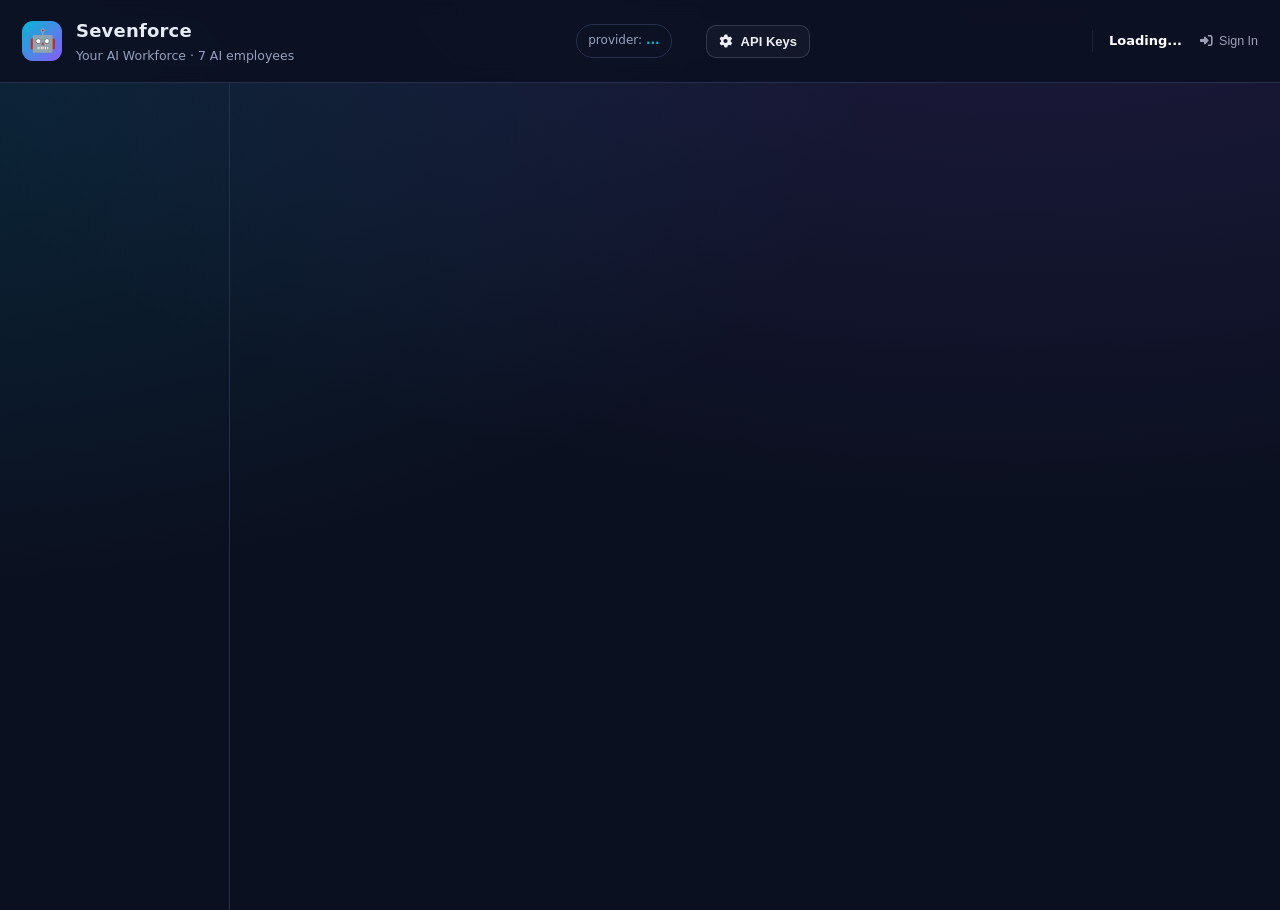
<file: sevenforce/app.html>
<!doctype html>
<html lang="en">
<head>
<meta charset="utf-8">
<meta name="viewport" content="width=device-width, initial-scale=1">
<script>
  if (!localStorage.getItem('sevenforce_token')) {
    localStorage.setItem('sevenforce_token', 'demo_token');
    localStorage.setItem('sevenforce_offline_mode', '1');
    localStorage.setItem('sevenforce_offline_username', 'Demo User');
  }
</script>
<title>Sevenforce — AI Workforce Dashboard</title>
<link rel="stylesheet" href="https://cdnjs.cloudflare.com/ajax/libs/font-awesome/6.5.0/css/all.min.css">
<link rel="stylesheet" href="style.css?v=1.0.3">
<style>
  :root{--cy:#06b6d4;--vi:#8b5cf6;--bg:#0b1020;--panel:#141b2e;--panel2:#1b2540;--line:#26304d;--tx:#e5ecf7;--mut:#93a1bf;}
  *{box-sizing:border-box}
  body{margin:0;font-family:'Segoe UI',system-ui,-apple-system,sans-serif;background:
    radial-gradient(1200px 600px at 80% -10%,rgba(139,92,246,.15),transparent),
    radial-gradient(1000px 500px at -10% 10%,rgba(6,182,212,.13),transparent),var(--bg);color:var(--tx);min-height:100vh}
  a{color:var(--cy);text-decoration:none}
  header{display:flex;align-items:center;gap:14px;padding:16px 22px;border-bottom:1px solid var(--line);
    position:sticky;top:0;background:rgba(11,16,32,.85);backdrop-filter:blur(8px);z-index:5}
  .logo{width:40px;height:40px;border-radius:11px;background:linear-gradient(135deg,var(--cy),var(--vi));
    display:grid;place-items:center;font-size:22px}
  header h1{font-size:18px;margin:0;font-weight:800;letter-spacing:.2px}
  header .sub{color:var(--mut);font-size:12.5px}
  .prov{margin-left:auto;font-size:12px;color:var(--mut);border:1px solid var(--line);padding:6px 11px;border-radius:20px}
  .prov b{color:var(--cy)}
  .wrap{display:flex;gap:0;min-height:calc(100vh - 73px)}
  nav{width:230px;border-right:1px solid var(--line);padding:14px 10px;flex-shrink:0}
  nav .grp{font-size:11px;text-transform:uppercase;letter-spacing:.12em;color:var(--mut);margin:16px 10px 6px}
  nav button{display:flex;gap:9px;align-items:center;width:100%;text-align:left;background:none;border:0;color:var(--tx);
    padding:9px 11px;border-radius:9px;cursor:pointer;font-size:14px;transition:.15s}
  nav button:hover{background:var(--panel)}
  nav button.on{background:linear-gradient(135deg,rgba(6,182,212,.22),rgba(139,92,246,.22));box-shadow:inset 0 0 0 1px var(--line)}
  nav .em{font-size:17px}
  main{flex:1;padding:22px 26px;max-width:900px}
  .ahead{display:flex;align-items:baseline;gap:10px;margin-bottom:4px}
  .ahead h2{margin:0;font-size:22px}
  .ahead .role{color:var(--vi);font-weight:700;font-size:13px}
  .adesc{color:var(--mut);margin:0 0 18px;font-size:13.5px}
  .card{background:var(--panel);border:1px solid var(--line);border-radius:14px;padding:16px 18px;margin-bottom:16px}
  .card h3{margin:0 0 4px;font-size:15px}
  .card .ep{color:var(--mut);font-size:11.5px;font-family:ui-monospace,Consolas,monospace;margin-bottom:12px}
  label{display:block;font-size:12.5px;color:var(--mut);margin:10px 0 4px}
  input,textarea,select{width:100%;background:var(--panel2);border:1px solid var(--line);border-radius:8px;
    color:var(--tx);padding:9px 11px;font-size:13.5px;font-family:inherit}
  textarea{min-height:74px;resize:vertical}
  .row{display:flex;gap:10px;flex-wrap:wrap}
  .row>div{flex:1;min-width:130px}
  button.run{margin-top:13px;background:linear-gradient(135deg,var(--cy),var(--vi));color:#06121f;border:0;
    padding:10px 18px;border-radius:9px;font-weight:800;cursor:pointer;font-size:13.5px}
  button.run:disabled{opacity:.55;cursor:wait}
  .out{margin-top:13px;border-top:1px dashed var(--line);padding-top:12px;display:none}
  .out.show{display:block}
  .out pre{background:#0a1122;border:1px solid var(--line);border-radius:8px;padding:12px;overflow:auto;
    font-size:12px;max-height:420px;white-space:pre-wrap;word-break:break-word}
  .pill{display:inline-block;background:var(--panel2);border:1px solid var(--line);border-radius:20px;
    padding:3px 10px;font-size:11.5px;margin:3px 4px 0 0}
  .kv{font-size:13px;line-height:1.7}
  .kv b{color:var(--cy)}
  table{border-collapse:collapse;width:100%;font-size:12.5px;margin-top:6px}
  th,td{border:1px solid var(--line);padding:6px 9px;text-align:left}
  th{background:var(--panel2)}
  .err{color:#fca5a5}
  .score{font-size:34px;font-weight:800;background:linear-gradient(135deg,var(--cy),var(--vi));
    -webkit-background-clip:text;background-clip:text;color:transparent}
  .note{color:var(--mut);font-size:12px;margin-top:8px}
  @media(max-width:760px){.wrap{flex-direction:column}nav{width:auto;display:flex;flex-wrap:wrap;border-right:0;border-bottom:1px solid var(--line)}nav .grp{width:100%}}
</style>
</head>
<body>
<header>
  <div class="logo">🤖</div>
  <div><h1>Sevenforce</h1><div class="sub">Your AI Workforce · 7 AI employees</div></div>
  <div class="prov" id="prov">provider: <b>...</b></div>
  
  <!-- Settings & Profile Controls -->
  <button class="btn btn-ghost" id="settings-btn" title="Configure API Keys" onclick="openSettingsModal()" style="margin-left: 20px; font-size: 13px; padding: 8px 12px">
    <i class="fas fa-cog"></i> API Keys
  </button>
  
  <div class="user-profile-badge" id="user-profile">
    <span class="user-name" id="user-display-name">Loading...</span>
    <button class="btn-logout" id="auth-action-btn" onclick="handleAuthAction()" style="margin-left: 8px;">
      <i class="fas fa-sign-in-alt"></i> Sign In
    </button>
  </div>
</header>
<div class="wrap">
  <nav id="nav"></nav>
  <main id="main"></main>
</div>
<script>
const AGENTS = [
  {id:"owl", suite:"Orchestrator", em:"🦉", name:"Owl", role:"AI Chief of Staff",
   desc:"Describe any task in plain English — Owl (a LangGraph multi-agent graph) routes it to the right AI employee, runs it, and reports back.", tools:[
    {t:"Ask Owl to do anything", ep:"/api/agent/run", f:[{k:"message",l:"What do you need done? e.g. 'write 3 LinkedIn captions for our new AI CRM' or 'score this lead: CTO at a fintech'",type:"textarea"}]},
  ]},
  {id:"maya", suite:"Growth AI", em:"🖊️", name:"Maya", role:"Content & SEO",
   desc:"Brand research, SEO topics and full long-form articles.", tools:[
    {t:"Brand profile from a URL", ep:"/api/tools/brand-profile", f:[{k:"url",l:"Website URL"}]},
    {t:"Site content scraper", ep:"/api/tools/site-scrape", f:[{k:"url",l:"Website URL"}]},
    {t:"SEO topic ideas", ep:"/api/tools/content-topics", f:[{k:"name",l:"Brand name"},{k:"industry"},{k:"audience",l:"Target audience"},{k:"tone"},{k:"n",l:"How many",type:"number",def:5}]},
    {t:"Long-form SEO article", ep:"/api/tools/content-blog", f:[{k:"name",l:"Brand"},{k:"industry"},{k:"audience"},{k:"tone"},{k:"title",l:"Blog title"},{k:"angle",l:"Angle / brief",type:"textarea"}]},
  ]},
  {id:"vibe", suite:"Growth AI", em:"📱", name:"Vibe", role:"Social Media",
   desc:"Platform-perfect captions for every channel.", tools:[
    {t:"Social captions", ep:"/api/tools/social-captions", f:[{k:"topic",l:"Post topic / product",type:"textarea"},{k:"brand"},{k:"platforms",l:"Platforms (comma sep)",type:"csv",def:"instagram, linkedin, x"}]},
  ]},
  {id:"wave", suite:"Growth AI", em:"💬", name:"Wave", role:"Sales & Comms + Lead Gen",
   desc:"WhatsApp, email campaigns, and the full lead-gen suite.", tools:[
    {t:"Ideal Customer Profile (ICP)", ep:"/api/tools/icp", f:[{k:"product",l:"Your product",type:"textarea"},{k:"market",l:"Target market"}]},
    {t:"Lead scoring & qualification", ep:"/api/tools/lead-score", f:[{k:"lead",l:"Lead details (name/company/role/notes)",type:"textarea"},{k:"offer",l:"Your offer"}]},
    {t:"Cold outreach sequence", ep:"/api/tools/outreach-sequence", f:[{k:"persona",l:"Target persona",type:"textarea"},{k:"offer"},{k:"channel",type:"select",opts:["email","linkedin","whatsapp"]},{k:"steps",type:"number",def:3}]},
    {t:"Validate an email list", ep:"/api/tools/validate-emails", f:[{k:"emails",l:"Emails (one per line)",type:"lines"}]},
    {t:"WhatsApp message", ep:"/api/notify/whatsapp", f:[{k:"to",l:"Phone (with country code)"},{k:"body",l:"Message",type:"textarea"}]},
    {t:"Bulk email campaign", ep:"/api/campaigns/send", f:[{k:"subject"},{k:"body",l:"HTML/text body — use {name}",type:"textarea"},{k:"recipients",l:"Recipients (one per line: email,Name)",type:"recipients"}]},
  ]},
  {id:"nova", suite:"Agency AI", em:"📝", name:"Nova", role:"Business Analyst",
   desc:"Discovery questions, full BRD/PRD docs (Word), test cases.", tools:[
    {t:"Discovery questions", ep:"/api/tools/doc-questions", f:[{k:"doc_type",type:"select",opts:["BRD","SRS","FRS","PRD","CHARTER","BUSINESS_PLAN","SOW"]},{k:"requirements",l:"Project brief",type:"textarea"}]},
    {t:"Generate document (Markdown)", ep:"/api/tools/doc-generate", f:[{k:"doc_type",type:"select",opts:["BRD","SRS","FRS","PRD","CHARTER","BUSINESS_PLAN","SOW"]},{k:"project_name"},{k:"requirements",l:"Project brief",type:"textarea"},{k:"extra",l:"Extra context",type:"textarea"}]},
    {t:"Download document as Word (.docx)", ep:"/api/download/docx", download:true, f:[{k:"doc_type"},{k:"project_name"},{k:"markdown",l:"Markdown content",type:"textarea"}]},
    {t:"Test cases + acceptance criteria", ep:"/api/tools/test-cases", f:[{k:"feature",l:"Feature to test",type:"textarea"},{k:"context"}]},
    {t:"Analyse Figma design (UI, stories, QA)", ep:"/api/tools/figma-analyze", f:[{k:"url",l:"Figma Design URL"},{k:"token",l:"Figma Access Token (optional)"},{k:"gemini_key",l:"Gemini API Key (optional)"}]},
  ]},
  {id:"echo", suite:"Agency AI", em:"🎙️", name:"Echo", role:"Meeting Assistant",
   desc:"Turns a transcript into summary, decisions and action items.", tools:[
    {t:"Summarise a transcript", ep:"/api/tools/summarize-transcript", f:[{k:"transcript",l:"Paste transcript",type:"textarea"},{k:"context"}]},
  ]},
  {id:"scout", suite:"Agency AI", em:"🧑‍💼", name:"Scout", role:"AI Recruiter",
   desc:"Question generation, 7-dimension scoring, resume analysis.", tools:[
    {t:"Generate interview questions", ep:"/api/tools/interview-generate", f:[{k:"role"},{k:"level",type:"select",opts:["junior","mid","senior","lead"]},{k:"n",type:"number",def:10},{k:"jd",l:"Job description",type:"textarea"},{k:"resume",l:"Resume (optional)",type:"textarea"}]},
    {t:"Evaluate interview answers", ep:"/api/tools/interview-evaluate", f:[{k:"role"},{k:"level",type:"select",opts:["junior","mid","senior","lead"]},{k:"jd",l:"Job description",type:"textarea"},{k:"transcript",l:"Candidate answers / transcript",type:"textarea"}]},
    {t:"Analyse a resume vs JD", ep:"/api/tools/resume-analyze", f:[{k:"resume",l:"Resume text",type:"textarea"},{k:"jd",l:"Job description (optional)",type:"textarea"}]},
  ]},
  {id:"sage", suite:"Agency AI", em:"📊", name:"Sage", role:"Data Analyst",
   desc:"Ask questions about your data in plain English (safe NL→SQL).", tools:[
    {t:"Ask your data", ep:"/api/tools/ask-data", f:[{k:"question",l:"e.g. how many users signed up this week?",type:"textarea"}]},
  ]},
];

const $=(s,r=document)=>r.querySelector(s);
let current="maya";

function buildNav(){
  const nav=$("#nav"); let html=""; let suite="";
  for(const a of AGENTS){
    if(a.suite!==suite){suite=a.suite; html+=`<div class="grp">${suite}</div>`;}
    html+=`<button data-id="${a.id}" class="${a.id===current?'on':''}"><span class="em">${a.em}</span><span>${a.name} · <span style="color:var(--mut);font-size:12px">${a.role}</span></span></button>`;
  }
  nav.innerHTML=html;
  nav.querySelectorAll("button").forEach(b=>b.onclick=()=>{current=b.dataset.id;buildNav();renderAgent();});
}

function field(f){
  const id=`fld_${f.k}`;
  const lab=`<label for="${id}">${f.l||f.k[0].toUpperCase()+f.k.slice(1).replace(/_/g,' ')}</label>`;
  if(f.type==="textarea"||f.type==="lines"||f.type==="recipients") return lab+`<textarea id="${id}" data-k="${f.k}" data-t="${f.type}"></textarea>`;
  if(f.type==="select"){const o=(f.opts||[]).map(x=>`<option>${x}</option>`).join("");return lab+`<select id="${id}" data-k="${f.k}">${o}</select>`;}
  if(f.type==="number") return lab+`<input id="${id}" data-k="${f.k}" data-t="number" type="number" value="${f.def??''}">`;
  return lab+`<input id="${id}" data-k="${f.k}" data-t="${f.type||'text'}" value="${f.def??''}">`;
}

function renderAgent(){
  const a=AGENTS.find(x=>x.id===current);
  let html=`<div class="ahead"><span style="font-size:26px">${a.em}</span><h2>${a.name}</h2><span class="role">${a.role} · ${a.suite}</span></div><p class="adesc">${a.desc}</p>`;
  a.tools.forEach((tool,i)=>{
    const fields=tool.f.map(field).join("");
    const grouped = tool.f.length>2 ? `<div class="row">${tool.f.filter(f=>f.type!=='textarea'&&f.type!=='lines'&&f.type!=='recipients').map(f=>`<div>${field(f)}</div>`).join("")}</div>`+tool.f.filter(f=>f.type==='textarea'||f.type==='lines'||f.type==='recipients').map(field).join("") : fields;
    html+=`<div class="card" data-tool="${a.id}_${i}"><h3>${tool.t}</h3><div class="ep">POST ${tool.ep}</div>${grouped}
      <button class="run">Run</button><div class="out"><div class="body"></div></div></div>`;
  });
  $("#main").innerHTML=html;
  $("#main").querySelectorAll(".card").forEach((card,i)=>{
    card.querySelector(".run").onclick=()=>runTool(a.tools[i],card);
  });
}

function collect(card){
  const body={};
  card.querySelectorAll("[data-k]").forEach(el=>{
    const k=el.dataset.k, t=el.dataset.t, v=el.value.trim();
    if(t==="number"){ if(v!=="") body[k]=parseFloat(v); }
    else if(t==="csv"){ body[k]=v?v.split(",").map(x=>x.trim()).filter(Boolean):[]; }
    else if(t==="lines"){ body[k]=v?v.split(/\n+/).map(x=>x.trim()).filter(Boolean):[]; }
    else if(t==="recipients"){ body[k]=v?v.split(/\n+/).map(x=>{const p=x.split(",");return{email:(p[0]||"").trim(),name:(p[1]||"").trim()};}).filter(r=>r.email):[]; }
    else if(v!=="") body[k]=v;
  });
  return body;
}

async function runTool(tool,card){
  const btn=card.querySelector(".run"), out=card.querySelector(".out"), bodyEl=card.querySelector(".body");
  const payload=collect(card);
  
  // Demo User Gate
  const token = localStorage.getItem("sevenforce_token");
  if (token === "demo_token") {
    openAuthModal("login");
    alert("To run this tool, please sign in first!");
    return;
  }
  
  // API Key Gate
  const hasKey = localStorage.getItem("user_groq_key") || 
                  localStorage.getItem("user_gemini_key") || 
                  localStorage.getItem("user_openai_key") || 
                  localStorage.getItem("user_serpapi_key") || 
                  localStorage.getItem("user_huggingface_key") || 
                  localStorage.getItem("user_mistral_key");
  if (!hasKey) {
    openSettingsModal();
    alert("Please add your API Key in Settings to run this tool!");
    return;
  }

  btn.disabled=true; btn.textContent="Running..."; out.classList.add("show"); bodyEl.innerHTML=`<span class="note">Calling ${tool.ep} ...</span>`;
  
  const isOffline = localStorage.getItem("sevenforce_offline_mode") === "1";
  if (isOffline) {
    // Simulate network latency
    await new Promise(r => setTimeout(r, 800));
    let data;
    switch (tool.ep) {
      case "/api/agent/run":
        data = { reply: "🦉 **Owl AI Chief of Staff**:\n\nProcessed social media pipeline, qualified 14 outbound sales leads, and structured the construction project brief for Breakdown Factor.\n\n*Running in Static Preview Mode (Mock response)*", agent: "Owl", tool: "Workflow Orchestrator", engine: "Groq LLaMA 3.3" };
        break;
      case "/api/tools/brand-profile":
        data = { brand: payload.url || "Sevenseed Brand", industry: "SaaS & AI Venture Studio", audience: "B2B Tech Startups", tone: "Professional, Bold, Futuristic" };
        break;
      case "/api/tools/site-scrape":
        data = { html: "Mocked scraped site text body content showing premium SEO analysis tags.", meta_description: "Static preview scraper output" };
        break;
      case "/api/tools/content-topics":
        data = { topics: [
          { title: "Building in Public: The AI Studio Advantage", description: "How sharing reusable LangGraph agents cuts development times by 70%." },
          { title: "Beyond Chatbots: Multi-Agent Systems in 2026", description: "Why autonomous workflows are replacing single-prompt interfaces for enterprises." },
          { title: "Vector Search Moats", description: "Why your proprietary domain knowledge is the ultimate moat in LLM RAG applications." }
        ]};
        break;
      case "/api/tools/content-blog":
        data = { markdown: `# Building in Public: The AI Studio Advantage\n\nIn the era of commoditized AI models, speed is the ultimate metric. When every venture can tap into a shared, production-grade vector RAG and LangGraph orchestration backbone, the standard 6-month product cycle shrinks to a 2-week MVP sprint...\n\n*Generated in Static Preview Mode.*` };
        break;
      case "/api/tools/social-captions":
        data = { captions: {
          x: "💼 Meet your first digital workforce team that never sleeps. Sevenforce spins up content, sales, recruiting, and dev agents on a single unified platform. 🤖 #GenerativeAI #FutureOfWork",
          linkedin: "We are thrilled to launch Sevenforce today! 🚀\n\nOur platform gives businesses access to a team of specialized AI employees for SEO, social media, lead scoring, document extraction, and database analysis. All running on our shared LangGraph multi-agent stack. 🤖\n\nTry it now for free at kunalpatell.github.io/sevenseed/ 🌐",
          instagram: "Stop adding headcount. Start scaling throughput. 🤖\nSevenforce AI employees run your socials, lead gen, QA testing, and databases 24/7. Link in bio! 📲"
        }};
        break;
      case "/api/tools/icp":
        data = { markdown: `## Ideal Customer Profile (ICP) for ${payload.product || "this product"}\n\n- **Target Company Size**: 10 - 150 employees (MSMEs, Startup Agencies)\n- **Primary Personas**: Operations Managers, Head of Marketing, Sales Directors\n- **Core Pain Points**: Operations bandwidth bottlenecks, high agency retainers, slow hiring pipelines\n- **Suggested Value Proposition**: Hire 7 specialized AI employees for the cost of a single software license.` };
        break;
      case "/api/tools/lead-score":
        data = { score: 88, tier: "A-Tier hot lead", next_action: "Send calendar scheduling link for a 15-min discovery call", suggested_channel: "Email" };
        break;
      case "/api/tools/outreach-sequence":
        data = { sequence: [
          { step: 1, wait_days: 0, subject: `Boost productivity at ${payload.persona || "your firm"}`, message: "Hi,\n\nSaw you're scaling operations. We built a digital team of AI employees that run socials, lead scoring, and BRD docs 24/7. Thought it could free up operations bandwidth for your team...\n\nBest,\nSevenforce AI" },
          { step: 2, wait_days: 3, subject: "Quick follow up", message: "Hi,\n\nJust wanted to see if you had 5 mins to look over our sample AI Business Analyst output? Let me know if you want a custom preview...\n\nBest,\nSevenforce AI" }
        ]};
        break;
      case "/api/tools/validate-emails":
        data = { total: (payload.emails || []).length || 2, results: [
          { email: (payload.emails && payload.emails[0]) || "test@domain.com", valid: true, deliverable: true, score: 95 },
          { email: (payload.emails && payload.emails[1]) || "fake@nonexistent.org", valid: false, deliverable: false, score: 0 }
        ]};
        break;
      case "/api/notify/whatsapp":
        data = { sent: true, preview: `Sent message template to ${payload.to || "+91..."}: "${payload.body || "Hello"}"` };
        break;
      case "/api/campaigns/send":
        data = { sent: true, counts: { valid: (payload.recipients || []).length || 5, sent: (payload.recipients || []).length || 5 } };
        break;
      case "/api/tools/doc-questions":
        data = { questions_ : [
          "1. What are the primary user personas and their access privileges?",
          "2. What are the key success metrics (KPIs) and data compliance rules?",
          "3. Are there third-party API dependencies or specific payment gateways required?"
        ]};
        if (!data.questions) data.questions = data.questions_.map(q => ({question: q, type: "Core Requirements", difficulty: "High"}));
        break;
      case "/api/tools/doc-generate":
        data = { markdown: `# ${payload.doc_type || "BRD"} - ${payload.project_name || "Sevenseed Project"}\n\n## 1. Executive Summary\nImplementing ${payload.project_name || "project"} leveraging the Sevenforce AI Workforce stack to automate workflow processes.\n\n## 2. Core Requirements & Flows\n- **User Intake**: Gated signup with session caching.\n- **Agent Routing**: Owl routes input to Maya/Nova agents.\n- **Data Layer**: SQLite transaction logging.\n\n*Generated in Static Preview Mode.*` };
        break;
      case "/api/download/docx":
        data = { markdown: payload.markdown || "Mock document content for docx export." };
        break;
      case "/api/tools/test-cases":
        data = { overall_score: 92, overall_recommendation: "Approved for deployment staging", scores: { "Syntax & Lints": 98, "Boundary Coverage": 90, "Security & Injection": 88 }, strengths: ["Complete validation of email structures", "Secure storage of session token"], areas_for_improvement: ["Implement rate-limit handling for API endpoints"] };
        break;
      case "/api/tools/figma-analyze":
        data = { overall_score: 95, overall_recommendation: "Passes visual theme audit", scores: { "Contrast Ratio": 92, "Layout Grid Alignment": 98, "Font Scale Hierarchy": 95 }, strengths: ["Gorgeous dark theme implementation", "Perfect flex container nesting"], areas_for_improvement: ["Reduce transition blur-in delays to 600ms for responsiveness"] };
        break;
      case "/api/tools/summarize-transcript":
        data = { summary: "The team aligned on the Sevenseed pages deployment. Kunal verified that routing issues are resolved.", key_points: ["Sevenforce UI redesigned completely.", "Auth gate and Settings modal are operational."], decisions: ["Point sub-venture Sevenseed links to repository root index.html."], action_items: [{ task: "Deploy updated sync routine to production branch", owner: "Kunal", due: "Immediate" }] };
        break;
      case "/api/tools/ask-data":
        data = { summary: "Loaded 2,008 company listings and 1,837 HR contacts in Gujarat.", sql: "SELECT COUNT(*) FROM companies", rows: [{ "total_companies": 2008, "total_contacts": 1837 }] };
        break;
      default:
        data = { reply: "Tool executed successfully (Static Preview Mode)." };
    }
    
    if (tool.download) {
      // Mock download file
      const blob = new Blob([data.markdown || ""], { type: "application/vnd.openxmlformats-officedocument.wordprocessingml.document" });
      const url = URL.createObjectURL(blob);
      const fn = (payload.project_name || "document") + "_" + (payload.doc_type || "doc") + ".docx";
      bodyEl.innerHTML = `<a class="run" style="display:inline-block;text-decoration:none" href="${url}" download="${fn.replace(/[^A-Za-z0-9_.]/g, '_')}">⬇ Download ${fn} (Preview Mock)</a>`;
    } else {
      bodyEl.innerHTML = render(data);
    }
    btn.disabled = false;
    btn.textContent = "Run";
    return;
  }

  // Construct headers
  const headers = { "Content-Type": "application/json" };
  const token = localStorage.getItem("sevenforce_token");
  if (token) headers["Authorization"] = `Bearer ${token}`;
  
  const groq = localStorage.getItem("user_groq_key");
  if (groq) headers["X-Groq-API-Key"] = groq;
  const gemini = localStorage.getItem("user_gemini_key");
  if (gemini) headers["X-Gemini-API-Key"] = gemini;
  const openai = localStorage.getItem("user_openai_key");
  if (openai) headers["X-OpenAI-API-Key"] = openai;
  const serpapi = localStorage.getItem("user_serpapi_key");
  if (serpapi) headers["X-SerpAPI-Key"] = serpapi;
  const huggingface = localStorage.getItem("user_huggingface_key");
  if (huggingface) headers["X-HuggingFace-API-Key"] = huggingface;
  const mistral = localStorage.getItem("user_mistral_key");
  if (mistral) headers["X-Mistral-API-Key"] = mistral;

  try{
    const res=await fetch(tool.ep,{method:"POST",headers,body:JSON.stringify(payload)});
    if(tool.download){
      if(!res.ok){throw new Error("HTTP "+res.status);}
      const blob=await res.blob();
      const url=URL.createObjectURL(blob);
      const fn=(payload.project_name||"document")+"_"+(payload.doc_type||"doc")+".docx";
      bodyEl.innerHTML=`<a class="run" style="display:inline-block;text-decoration:none" href="${url}" download="${fn.replace(/[^A-Za-z0-9_.]/g,'_')}">⬇ Download ${fn}</a>`;
    }else{
      const data=await res.json();
      bodyEl.innerHTML=render(data);
    }
  }catch(e){ bodyEl.innerHTML=`<div class="err">Error: ${e.message}. Is the backend running?</div>`; }
  btn.disabled=false; btn.textContent="Run";
}

function esc(s){return String(s).replace(/[&<>]/g,c=>({'&':'&amp;','<':'&lt;','>':'&gt;'}[c]));}

function render(d){
  if(d==null) return "<pre>(no response)</pre>";
  if(d.error) return `<div class="err">${esc(d.error)}</div>`+(d.attempted_sql?`<pre>${esc(d.attempted_sql)}</pre>`:"");
  let h="";
  // owl orchestrator
  if(d.reply&&d.agent){ let o=`<div class="kv"><b>🦉 Owl → ${esc(d.agent)}</b> <span class="pill">${esc(d.tool||'')}</span> <span class="pill">${esc(d.engine||'')} engine</span></div><div class="kv" style="margin:6px 0 10px;font-size:14px">${esc(d.reply)}</div>`; if(d.result) o+=render(d.result); return o; }
  // captions
  if(d.captions&&typeof d.captions==="object"){ for(const[k,v]of Object.entries(d.captions)) h+=`<div class="kv"><b>${esc(k)}</b></div><pre>${esc(v)}</pre>`; return h; }
  // interview questions
  if(Array.isArray(d.questions)){ d.questions.forEach((q,i)=>{h+=`<div class="kv"><b>Q${i+1}</b> <span class="pill">${esc(q.type||'')}</span> <span class="pill">${esc(q.difficulty||'')}</span><br>${esc(q.question||'')}${q.tip?`<br><span class="note">💡 ${esc(q.tip)}</span>`:''}</div>`;}); return h; }
  // interview eval / resume analyze with scores
  if(d.scores){ h+=`<div class="score">${d.overall_score??'-'}<span style="font-size:16px;color:var(--mut)">/100</span></div>`;
    h+=Object.entries(d.scores).map(([k,v])=>`<span class="pill">${esc(k)}: <b style="color:var(--cy)">${esc(v)}</b></span>`).join("");
    if(d.overall_recommendation)h+=`<div class="kv" style="margin-top:8px"><b>Verdict:</b> ${esc(d.overall_recommendation)}</div>`;
    if(d.strengths)h+=`<div class="kv"><b>Strengths:</b> ${d.strengths.map(esc).join("; ")}</div>`;
    if(d.areas_for_improvement)h+=`<div class="kv"><b>Improve:</b> ${d.areas_for_improvement.map(esc).join("; ")}</div>`;
    return h; }
  if(d.jd_match){ h+=`<div class="kv"><b>Seniority:</b> ${esc(d.seniority_level||'')} · <b>Exp:</b> ${esc(d.experience_years||'')}</div>`;
    if(d.skills)h+=`<div>${(d.skills||[]).slice(0,20).map(s=>`<span class="pill">${esc(s)}</span>`).join("")}</div>`;
    if(d.jd_match)h+=`<div class="kv" style="margin-top:8px"><b>JD match:</b> ${esc(d.jd_match.score)}/100 · <b>Missing:</b> ${(d.jd_match.missing_skills||[]).map(esc).join(", ")||'—'}</div>`;
    return h; }
  // ask-data rows
  if(Array.isArray(d.rows)){ if(d.summary)h+=`<div class="kv"><b>Answer:</b> ${esc(d.summary)}</div>`;
    if(d.sql)h+=`<div class="note">SQL: ${esc(d.sql)}</div>`;
    if(d.rows.length){const cols=Object.keys(d.rows[0]);h+=`<table><tr>${cols.map(c=>`<th>${esc(c)}</th>`).join("")}</tr>`+d.rows.slice(0,25).map(r=>`<tr>${cols.map(c=>`<td>${esc(r[c])}</td>`).join("")}</tr>`).join("")+`</table>`;}
    return h||"<pre>"+esc(JSON.stringify(d,null,2))+"</pre>"; }
  // topics
  if(Array.isArray(d.topics)){ d.topics.forEach(t=>h+=`<div class="kv"><b>${esc(t.title||'')}</b><br><span class="note">${esc(t.description||'')}</span></div>`); return h; }
  // outreach sequence
  if(Array.isArray(d.sequence)){ d.sequence.forEach(s=>h+=`<div class="kv"><b>Step ${esc(s.step)}</b> (wait ${esc(s.wait_days??0)}d)${s.subject?` · <i>${esc(s.subject)}</i>`:''}<br>${esc(s.message||'')}</div>`); return h; }
  // lead score
  if(d.tier){ h+=`<div class="score">${d.score??'-'}</div><span class="pill">${esc(d.tier)}</span>`;
    if(d.next_action)h+=`<div class="kv" style="margin-top:6px"><b>Next:</b> ${esc(d.next_action)} <span class="pill">${esc(d.suggested_channel||'')}</span></div>`; return h; }
  // markdown / article / summary
  if(d.markdown) return `<pre>${esc(d.markdown)}</pre>`;
  if(d.html) return `<pre>${esc(d.html)}</pre>`+(d.meta_description?`<div class="note">meta: ${esc(d.meta_description)}</div>`:"");
  if(d.summary){ h+=`<div class="kv">${esc(d.summary)}</div>`;
    ["key_points","decisions","risks"].forEach(k=>{if(d[k]&&d[k].length)h+=`<div class="kv"><b>${k.replace('_',' ')}:</b><ul>${d[k].map(x=>`<li>${esc(typeof x==='object'?JSON.stringify(x):x)}</li>`).join("")}</ul></div>`;});
    if(d.action_items&&d.action_items.length)h+=`<div class="kv"><b>Action items:</b><ul>${d.action_items.map(a=>`<li>${esc(a.task||a)} ${a.owner?`— ${esc(a.owner)}`:''} ${a.due?`(${esc(a.due)})`:''}</li>`).join("")}</ul></div>`;
    return h; }
  // whatsapp / campaign
  if("sent" in d){ return `<div class="kv"><b>${d.sent?'✅ Sent':'⚠️ Not sent'}</b> ${d.error?esc(d.error):''}</div>`+(d.preview?`<pre>${esc(d.preview)}</pre>`:""); }
  if("total" in d && d.results){ h+=`<div class="kv"><b>${d.sent??d.counts?.valid??0}</b> ok / <b>${d.total}</b> total</div>`;
    h+=`<pre>${esc(JSON.stringify(d.results.slice(0,20),null,1))}</pre>`; return h; }
  if(Array.isArray(d.questions_)) {}
  return `<pre>${esc(JSON.stringify(d,null,2))}</pre>`;
}

async function health(){
  if (localStorage.getItem("sevenforce_offline_mode") === "1") {
    $("#prov").innerHTML = `provider: <b>Static Preview (Demo)</b>`;
    return;
  }
  try{const r=await fetch("/api/health");const d=await r.json();$("#prov").innerHTML=`provider: <b>${esc(d.provider||'?')}</b>`;}
  catch(e){$("#prov").innerHTML=`<span class="err">backend offline</span>`;}
}
<!-- ── Auth Modal Popup ── -->
<div id="auth-modal" class="modal-overlay" style="display: none;">
  <div class="modal-card">
    <button class="modal-close" onclick="closeAuthModal()"><i class="fas fa-times"></i></button>
    
    <div class="auth-tabs">
      <button id="tab-login" class="auth-tab active" onclick="switchAuthTab('login')">Log In</button>
      <button id="tab-signup" class="auth-tab" onclick="switchAuthTab('signup')">Register</button>
    </div>
    
    <!-- Login Panel -->
    <div id="panel-login">
      <h3>Access AI Workforce</h3>
      <p class="subtitle">Log in to manage your AI employees, SEO tools, and analytics dashboards.</p>
      
      <div id="login-alert" class="alert-box error" style="display: none;"></div>
      
      <form id="form-login" onsubmit="submitLogin(event)">
        <div class="fg-group">
          <label for="login-email">Email Address</label>
          <input type="email" id="login-email" required placeholder="name@company.com">
        </div>
        <div class="fg-group">
          <label for="login-password">Password</label>
          <input type="password" id="login-password" required placeholder="••••••••">
        </div>
        <button type="submit" class="btn btn-primary" style="width: 100%; justify-content: center; margin-top: 10px;">
          <i class="fas fa-sign-in-alt"></i> Sign In to Dashboard
        </button>
      </form>
    </div>
    
    <!-- Signup Panel -->
    <div id="panel-signup" style="display: none;">
      <h3>Create Workspace Account</h3>
      <p class="subtitle">Join Sevenforce to spin up brand, recruitment, and document agents.</p>
      
      <div id="signup-alert" class="alert-box error" style="display: none;"></div>
      
      <form id="form-signup" onsubmit="submitSignup(event)">
        <div class="fg-group">
          <label for="signup-name">Full Name</label>
          <input type="text" id="signup-name" required placeholder="E.g., Kunal Patel">
        </div>
        <div class="fg-group">
          <label for="signup-email">Email Address</label>
          <input type="email" id="signup-email" required placeholder="name@company.com">
        </div>
        <div class="fg-group">
          <label for="signup-password">Password (6+ characters)</label>
          <input type="password" id="signup-password" required placeholder="••••••••">
        </div>
        <button type="submit" class="btn btn-primary" style="width: 100%; justify-content: center; margin-top: 10px;">
          <i class="fas fa-user-plus"></i> Create Free Account
        </button>
      </form>
    </div>
  </div>
</div>

<!-- ── BYOK Settings Modal ── -->
<div id="settings-modal" class="modal-overlay" style="display: none;">
  <div class="modal-card" style="max-width: 520px;">
    <button class="modal-close" onclick="closeSettingsModal()"><i class="fas fa-times"></i></button>
    
    <h3>API Key Settings</h3>
    <p class="subtitle">Enter your own custom API keys to run agent model invocations directly on your account. Leaving a key empty falls back to the default server keys.</p>
    
    <div class="settings-grid">
      <div class="fg-group">
        <label for="byok-groq">Groq API Key</label>
        <input type="password" id="byok-groq" placeholder="gsk_...">
      </div>
      <div class="fg-group">
        <label for="byok-gemini">Gemini API Key</label>
        <input type="password" id="byok-gemini" placeholder="AIzaSy...">
      </div>
      <div class="fg-group">
        <label for="byok-openai">OpenAI API Key</label>
        <input type="password" id="byok-openai" placeholder="sk-proj-...">
      </div>
      <div class="fg-group">
        <label for="byok-serpapi">SerpAPI Key</label>
        <input type="password" id="byok-serpapi" placeholder="serp_...">
      </div>
      <div class="fg-group">
        <label for="byok-huggingface">HuggingFace Token</label>
        <input type="password" id="byok-huggingface" placeholder="hf_...">
      </div>
      <div class="fg-group">
        <label for="byok-mistral">Mistral API Key</label>
        <input type="password" id="byok-mistral" placeholder="mistral_...">
      </div>
    </div>
    
    <div style="display: flex; gap: 12px; justify-content: flex-end; margin-top: 10px;">
      <button class="btn btn-ghost" onclick="closeSettingsModal()" style="padding: 9px 18px">Cancel</button>
      <button class="btn btn-primary" onclick="saveSettingsKeys()" style="padding: 9px 18px">Save & Apply</button>
    </div>
  </div>
</div>

<script>
  // Add direct profile loader on page load
  (async function() {
    const token = localStorage.getItem('sevenforce_token');
    const isOffline = localStorage.getItem('sevenforce_offline_mode') === '1';
    const isDemo = token === 'demo_token';
    
    if (token) {
      if (isDemo) {
        document.getElementById('user-display-name').textContent = 'Demo User';
        const actionBtn = document.getElementById('auth-action-btn');
        actionBtn.innerHTML = '<i class="fas fa-sign-in-alt"></i> Sign In';
        actionBtn.style.color = 'var(--cy)';
        buildNav();
        renderAgent();
        health();
        return;
      }
      if (isOffline) {
        const mockName = localStorage.getItem('sevenforce_offline_username') || 'Preview User';
        document.getElementById('user-display-name').textContent = mockName + ' (Preview)';
        const actionBtn = document.getElementById('auth-action-btn');
        actionBtn.innerHTML = '<i class="fas fa-sign-out-alt"></i> Logout';
        actionBtn.style.color = '#fca5a5';
        buildNav();
        renderAgent();
        health();
        return;
      }
      try {
        const res = await fetch('/api/auth/me', {
          headers: { 'Authorization': `Bearer ${token}` }
        });
        if (res.ok) {
          const data = await res.json();
          if (data && data.user) {
            document.getElementById('user-display-name').textContent = data.user.name;
            const actionBtn = document.getElementById('auth-action-btn');
            actionBtn.innerHTML = '<i class="fas fa-sign-out-alt"></i> Logout';
            actionBtn.style.color = '#fca5a5';
            buildNav();
            renderAgent();
            health();
            return;
          }
        }
      } catch (e) {}
    }
    // Fallback if token check failed
    localStorage.setItem('sevenforce_token', 'demo_token');
    localStorage.setItem('sevenforce_offline_mode', '1');
    localStorage.setItem('sevenforce_offline_username', 'Demo User');
    window.location.reload();
  })();

  // Auth Action Trigger (Login / Logout)
  function handleAuthAction() {
    const token = localStorage.getItem('sevenforce_token');
    if (token === 'demo_token') {
      openAuthModal('login');
    } else {
      logoutUser();
    }
  }

  // Auth Modal Controls
  function openAuthModal(tab = 'login') {
    document.getElementById('auth-modal').style.display = 'flex';
    switchAuthTab(tab);
  }
  
  function closeAuthModal() {
    document.getElementById('auth-modal').style.display = 'none';
    document.getElementById('login-alert').style.display = 'none';
    document.getElementById('signup-alert').style.display = 'none';
  }
  
  function switchAuthTab(tab) {
    const isLogin = tab === 'login';
    document.getElementById('tab-login').classList.toggle('active', isLogin);
    document.getElementById('tab-signup').classList.toggle('active', !isLogin);
    document.getElementById('panel-login').style.display = isLogin ? 'block' : 'none';
    document.getElementById('panel-signup').style.display = isLogin ? 'none' : 'block';
  }

  // Modal Control Functions
  function openSettingsModal() {
    document.getElementById('byok-groq').value = localStorage.getItem('user_groq_key') || '';
    document.getElementById('byok-gemini').value = localStorage.getItem('user_gemini_key') || '';
    document.getElementById('byok-openai').value = localStorage.getItem('user_openai_key') || '';
    document.getElementById('byok-serpapi').value = localStorage.getItem('user_serpapi_key') || '';
    document.getElementById('byok-huggingface').value = localStorage.getItem('user_huggingface_key') || '';
    document.getElementById('byok-mistral').value = localStorage.getItem('user_mistral_key') || '';
    
    document.getElementById('settings-modal').style.display = 'flex';
  }

  function closeSettingsModal() {
    document.getElementById('settings-modal').style.display = 'none';
  }

  function saveSettingsKeys() {
    const keys = {
      'user_groq_key': document.getElementById('byok-groq').value.trim(),
      'user_gemini_key': document.getElementById('byok-gemini').value.trim(),
      'user_openai_key': document.getElementById('byok-openai').value.trim(),
      'user_serpapi_key': document.getElementById('byok-serpapi').value.trim(),
      'user_huggingface_key': document.getElementById('byok-huggingface').value.trim(),
      'user_mistral_key': document.getElementById('byok-mistral').value.trim()
    };

    for (const [key, val] of Object.entries(keys)) {
      if (val) {
        localStorage.setItem(key, val);
      } else {
        localStorage.removeItem(key);
      }
    }

    closeSettingsModal();
    alert('API key settings saved! Reloading to apply.');
    window.location.reload();
  }

  function logoutUser() {
    localStorage.removeItem('sevenforce_token');
    localStorage.removeItem('sevenforce_offline_mode');
    localStorage.removeItem('sevenforce_offline_username');
    window.location.reload();
  }
</script>

<script src="app.js?v=1.0.3"></script>
</body>
</html>
</file>
<file: style.css>
:root {
  --bg:#060609; --bg-1:#0d0d16; --bg-2:#12121e; --bg-3:#18182a;
  --border:rgba(255,255,255,.07); --border-hi:rgba(255,255,255,.14);
  --text:#eeeef8; --text-2:#9aa0b8; --text-3:#5b5f78;
  --primary:#6366f1; --primary-l:#a5b4fc;
  --secondary:#a855f7; --secondary-l:#d8b4fe;
  --primary-rgb:99,102,241; --secondary-rgb:168,85,247;
  --radius:16px; --radius-sm:10px;
  --shadow:0 10px 40px rgba(0,0,0,.45); --shadow-lg:0 24px 70px rgba(0,0,0,.6);
  --maxw:1180px; --nav-h:66px; --t:.25s ease;
}

*,*::before,*::after{box-sizing:border-box;margin:0;padding:0}
html{scroll-behavior:smooth;scroll-padding-top:calc(var(--nav-h) + 10px)}
body{background:var(--bg);color:var(--text);font-family:'Inter',system-ui,-apple-system,sans-serif;font-size:15px;line-height:1.65;overflow-x:hidden;-webkit-font-smoothing:antialiased}
a{color:inherit;text-decoration:none}
ul{list-style:none}
img{max-width:100%;display:block}
::selection{background:rgba(var(--primary-rgb),.35)}
::-webkit-scrollbar{width:9px;height:9px}
::-webkit-scrollbar-track{background:var(--bg-1)}
::-webkit-scrollbar-thumb{background:var(--bg-3);border-radius:10px}
.grad{background:linear-gradient(115deg,var(--primary-l),var(--secondary-l));-webkit-background-clip:text;background-clip:text;-webkit-text-fill-color:transparent}

/* Buttons */
.btn{display:inline-flex;align-items:center;gap:9px;padding:11px 20px;border-radius:var(--radius-sm);font-size:14px;font-weight:600;transition:all var(--t);white-space:nowrap;border:1px solid transparent;cursor:pointer}
.btn.lg{padding:14px 26px;font-size:15px}
.btn-primary{background:linear-gradient(120deg,var(--primary),var(--secondary));color:#fff;box-shadow:0 6px 22px rgba(var(--primary-rgb),.35)}
.btn-primary:hover{transform:translateY(-2px);box-shadow:0 12px 34px rgba(var(--primary-rgb),.5)}
.btn-ghost{background:rgba(255,255,255,.03);color:var(--text);border-color:var(--border-hi)}
.btn-ghost:hover{background:var(--bg-3);border-color:rgba(var(--primary-rgb),.5)}

/* Nav */
.nav{position:fixed;top:0;left:0;right:0;height:var(--nav-h);z-index:100;display:flex;align-items:center;justify-content:space-between;gap:20px;padding:0 clamp(18px,4vw,44px);background:rgba(8,8,14,.55);backdrop-filter:blur(14px);border-bottom:1px solid transparent;transition:all var(--t)}
.nav.scrolled{background:rgba(8,8,14,.9);border-bottom-color:var(--border)}
.logo{display:flex;align-items:center;gap:11px;font-weight:800;font-size:18px;letter-spacing:-.3px}
.logo-icon{width:38px;height:38px;border-radius:11px;display:grid;place-items:center;color:#fff;font-size:17px;background:linear-gradient(135deg,var(--primary),var(--secondary));box-shadow:0 6px 18px rgba(var(--primary-rgb),.4);flex-shrink:0}
.logo-accent{color:var(--primary-l)}
.nav-links{display:flex;gap:4px}
.nav-links a{padding:8px 13px;border-radius:9px;color:var(--text-2);font-size:14px;font-weight:500;transition:all var(--t)}
.nav-links a:hover{color:var(--text);background:rgba(255,255,255,.05)}
.nav-right{display:flex;align-items:center;gap:12px}
.hamburger{display:none;width:42px;height:42px;border-radius:10px;background:var(--bg-2);border:1px solid var(--border);color:var(--text);font-size:17px;cursor:pointer}

/* Hero */
.hero{position:relative;min-height:100vh;display:flex;align-items:center;justify-content:center;text-align:center;padding:calc(var(--nav-h) + 56px) 20px 72px;overflow:hidden}
.hero-glow{position:absolute;inset:0;z-index:0;background:
   radial-gradient(60% 55% at 50% 0%,rgba(var(--primary-rgb),.28),transparent 70%),
   radial-gradient(45% 45% at 85% 30%,rgba(var(--secondary-rgb),.18),transparent 70%),
   radial-gradient(45% 45% at 12% 40%,rgba(var(--primary-rgb),.14),transparent 70%)}
#particles{position:absolute;inset:0;z-index:0;width:100%;height:100%}
.hero-content{position:relative;z-index:1;max-width:900px;width:100%}
.hero-pill{display:inline-flex;align-items:center;gap:8px;padding:7px 16px;border-radius:30px;font-size:13px;font-weight:600;color:var(--primary-l);background:rgba(var(--primary-rgb),.1);border:1px solid rgba(var(--primary-rgb),.28);margin-bottom:26px}
.hero-title{font-size:clamp(34px,6.2vw,68px);font-weight:900;line-height:1.07;letter-spacing:-2px;margin-bottom:22px}
.hero-sub{font-size:clamp(15px,2.2vw,19px);color:var(--text-2);max-width:670px;margin:0 auto 32px;line-height:1.7}
.hero-actions{display:flex;gap:13px;justify-content:center;flex-wrap:wrap;margin-bottom:46px}
.stats-row{display:flex;align-items:center;justify-content:center;flex-wrap:wrap;background:rgba(18,18,30,.6);border:1px solid var(--border);border-radius:var(--radius);overflow:hidden;width:fit-content;max-width:100%;margin:0 auto 38px;backdrop-filter:blur(6px)}
.hs{padding:18px 30px;text-align:center;min-width:120px}
.hs-num{font-size:30px;font-weight:800;letter-spacing:-1px;background:linear-gradient(120deg,var(--primary-l),var(--secondary-l));-webkit-background-clip:text;background-clip:text;-webkit-text-fill-color:transparent}
.hs-lbl{font-size:12px;color:var(--text-2);margin-top:3px;text-transform:uppercase;letter-spacing:.6px}
.hs-sep{width:1px;align-self:stretch;background:var(--border)}
.hero-marquee{max-width:760px;margin:0 auto;-webkit-mask-image:linear-gradient(90deg,transparent,#000 12%,#000 88%,transparent);mask-image:linear-gradient(90deg,transparent,#000 12%,#000 88%,transparent);overflow:hidden}
.marquee-track{display:flex;gap:14px;width:max-content;animation:marquee 34s linear infinite}
.marquee-track span{color:var(--text-3);font-size:13px;font-weight:600;white-space:nowrap;display:inline-flex;align-items:center;gap:14px}
.marquee-track span::before{content:'\f2db';font-family:'Font Awesome 6 Free';font-weight:900;color:rgba(var(--primary-rgb),.55);font-size:9px}
@keyframes marquee{to{transform:translateX(-50%)}}

/* AI stack strip */
.ai-strip{max-width:var(--maxw);margin:0 auto;padding:26px clamp(18px,4vw,40px);display:flex;align-items:center;justify-content:center;gap:18px 26px;flex-wrap:wrap;border-bottom:1px solid var(--border)}
.ai-strip-label{font-size:12.5px;font-weight:700;letter-spacing:.5px;color:var(--text-2);display:inline-flex;align-items:center;gap:8px}
.ai-strip-label i{color:var(--primary-l)}
.ai-chips{display:flex;flex-wrap:wrap;gap:9px;justify-content:center}
.ai-chip{display:inline-flex;align-items:center;gap:7px;font-family:'JetBrains Mono',monospace;font-size:12px;font-weight:500;color:var(--text);background:var(--bg-2);border:1px solid var(--border);padding:6px 12px;border-radius:8px}
.ai-chip i{color:var(--primary-l);font-size:10px}

/* Sections */
.section{max-width:var(--maxw);margin:0 auto;padding:clamp(60px,8vw,104px) clamp(18px,4vw,40px)}
.eyebrow{font-size:12px;font-weight:800;letter-spacing:2.2px;color:var(--primary-l);text-transform:uppercase;margin-bottom:14px}
.eyebrow.center{text-align:center}
.sec-title{font-size:clamp(26px,4.2vw,42px);font-weight:800;letter-spacing:-1px;text-align:center;margin-bottom:52px;line-height:1.15}
.sec-title.left{text-align:left;margin-bottom:22px}

/* About */
.about-grid{display:grid;grid-template-columns:1.15fr .85fr;gap:44px;align-items:center}
.about-copy p{color:var(--text-2);margin-bottom:16px;font-size:16px;line-height:1.75}
.about-card{background:linear-gradient(160deg,var(--bg-2),var(--bg-1));border:1px solid var(--border);border-radius:var(--radius);padding:30px;box-shadow:var(--shadow)}
.about-card-ic{width:56px;height:56px;border-radius:15px;display:grid;place-items:center;font-size:24px;color:#fff;background:linear-gradient(135deg,var(--primary),var(--secondary));box-shadow:0 8px 24px rgba(var(--primary-rgb),.4);margin-bottom:18px}
.about-card h3{font-size:19px;font-weight:700;margin-bottom:16px}
.hl-list li{display:flex;align-items:flex-start;gap:11px;padding:9px 0;color:var(--text-2);font-size:14.5px;border-bottom:1px solid var(--border)}
.hl-list li:last-child{border-bottom:none}
.hl-list i{color:var(--primary-l);background:rgba(var(--primary-rgb),.14);width:22px;height:22px;border-radius:7px;display:grid;place-items:center;font-size:11px;flex-shrink:0;margin-top:1px}

/* Services */
.svc-grid{display:grid;grid-template-columns:repeat(auto-fill,minmax(310px,1fr));gap:18px}
.svc-card{background:var(--bg-2);border:1px solid var(--border);border-radius:var(--radius);padding:26px;transition:all .3s}
.svc-card:hover{transform:translateY(-4px);border-color:var(--border-hi);box-shadow:var(--shadow)}
.svc-ic{width:50px;height:50px;border-radius:14px;display:grid;place-items:center;font-size:20px;margin-bottom:16px}
.svc-ic.p{color:var(--primary-l);background:rgba(var(--primary-rgb),.15)}
.svc-ic.s{color:var(--secondary-l);background:rgba(var(--secondary-rgb),.15)}
.svc-card h4{font-size:17px;font-weight:700;margin-bottom:9px}
.svc-card p{font-size:14px;color:var(--text-2);line-height:1.65;margin-bottom:15px}
.svc-tag{display:inline-flex;align-items:center;gap:6px;font-family:'JetBrains Mono',monospace;font-size:11.5px;font-weight:600;color:var(--primary-l);background:rgba(var(--primary-rgb),.1);border:1px solid rgba(var(--primary-rgb),.2);padding:4px 11px;border-radius:20px}
.svc-tag i{font-size:9px}

/* Process */
.process{position:relative}
.proc-grid{display:grid;grid-template-columns:repeat(auto-fit,minmax(230px,1fr));gap:18px}
.proc-step{position:relative;background:var(--bg-2);border:1px solid var(--border);border-radius:var(--radius);padding:28px 24px;transition:all .3s}
.proc-step:hover{transform:translateY(-4px);border-color:rgba(var(--primary-rgb),.4)}
.proc-num{position:absolute;top:20px;right:22px;font-size:34px;font-weight:900;color:transparent;-webkit-text-stroke:1.4px rgba(var(--primary-rgb),.35);font-family:'JetBrains Mono',monospace}
.proc-ic{width:50px;height:50px;border-radius:14px;display:grid;place-items:center;font-size:20px;color:#fff;background:linear-gradient(135deg,var(--primary),var(--secondary));box-shadow:0 8px 20px rgba(var(--primary-rgb),.35);margin-bottom:18px}
.proc-step h4{font-size:17px;font-weight:700;margin-bottom:8px}
.proc-step p{font-size:14px;color:var(--text-2);line-height:1.65}

/* Impact */
.impact{position:relative;padding:clamp(56px,8vw,92px) clamp(18px,4vw,40px);overflow:hidden;background:linear-gradient(180deg,transparent,rgba(var(--primary-rgb),.05),transparent)}
.impact-inner{max-width:var(--maxw);margin:0 auto}
.impact-grid{display:grid;grid-template-columns:repeat(auto-fit,minmax(220px,1fr));gap:18px}
.metric{text-align:center;background:linear-gradient(160deg,var(--bg-2),var(--bg-1));border:1px solid var(--border);border-radius:var(--radius);padding:34px 22px}
.metric-num{font-size:clamp(38px,6vw,56px);font-weight:900;letter-spacing:-2px;line-height:1;background:linear-gradient(120deg,var(--primary-l),var(--secondary-l));-webkit-background-clip:text;background-clip:text;-webkit-text-fill-color:transparent}
.metric-lbl{font-size:16px;font-weight:700;margin-top:10px}
.metric-sub{font-size:13px;color:var(--text-2);margin-top:4px}

/* Testimonials */
.tgrid{display:grid;grid-template-columns:repeat(auto-fit,minmax(300px,1fr));gap:18px}
.tcard{background:var(--bg-2);border:1px solid var(--border);border-radius:var(--radius);padding:28px;display:flex;flex-direction:column;gap:16px;transition:all .3s}
.tcard:hover{border-color:var(--border-hi);transform:translateY(-3px);box-shadow:var(--shadow)}
.tstars{color:var(--secondary-l);font-size:13px;letter-spacing:2px}
.tcard blockquote{font-size:15.5px;line-height:1.7;color:var(--text);font-style:italic}
.tcard figcaption{display:flex;align-items:center;gap:12px;margin-top:auto}
.tavatar{width:44px;height:44px;border-radius:50%;display:grid;place-items:center;font-weight:800;font-size:14px;color:#fff;background:linear-gradient(135deg,var(--primary),var(--secondary));flex-shrink:0}
.tmeta{display:flex;flex-direction:column}
.tmeta strong{font-size:14px;font-weight:700}
.tmeta small{font-size:12.5px;color:var(--text-2)}

/* FAQ */
.faq-sec{max-width:840px}
.faq-list{display:flex;flex-direction:column;gap:12px}
.faq{background:var(--bg-2);border:1px solid var(--border);border-radius:var(--radius-sm);overflow:hidden;transition:border-color var(--t)}
.faq[open]{border-color:rgba(var(--primary-rgb),.4)}
.faq summary{list-style:none;cursor:pointer;padding:20px 22px;font-size:15.5px;font-weight:600;display:flex;align-items:center;justify-content:space-between;gap:16px}
.faq summary::-webkit-details-marker{display:none}
.faq summary i{color:var(--primary-l);font-size:14px;transition:transform var(--t);flex-shrink:0}
.faq[open] summary i{transform:rotate(45deg)}
.faq-a{padding:0 22px 20px;color:var(--text-2);font-size:14.5px;line-height:1.7}

/* Ventures showcase (Sevenseed hub) */
.ventures{background:linear-gradient(180deg,rgba(var(--primary-rgb),.05),transparent)}
.vent-grid{display:grid;grid-template-columns:repeat(auto-fill,minmax(320px,1fr));gap:18px}
.vent-card{display:flex;flex-direction:column;background:var(--bg-2);border:1px solid var(--border);border-radius:var(--radius);padding:26px;transition:all .3s}
.vent-card:hover{transform:translateY(-4px);border-color:rgba(var(--primary-rgb),.5);box-shadow:var(--shadow)}
.vent-top{display:flex;align-items:center;justify-content:space-between;margin-bottom:16px}
.vent-ic{width:50px;height:50px;border-radius:14px;display:grid;place-items:center;font-size:21px;color:#fff;background:linear-gradient(135deg,var(--primary),var(--secondary));box-shadow:0 8px 22px rgba(var(--primary-rgb),.4)}
.vent-live{display:inline-flex;align-items:center;gap:6px;font-size:11.5px;font-weight:700;color:var(--secondary-l);background:rgba(var(--secondary-rgb),.12);border:1px solid rgba(var(--secondary-rgb),.25);padding:4px 10px;border-radius:20px}
.vent-live i{font-size:7px}
.vent-card h4{font-size:18px;font-weight:700;margin-bottom:5px}
.vent-sector{font-size:12px;font-weight:600;color:var(--primary-l);text-transform:uppercase;letter-spacing:.6px;margin-bottom:12px}
.vent-card p{font-size:14px;color:var(--text-2);line-height:1.65;margin-bottom:18px;flex:1}
.vent-go{display:inline-flex;align-items:center;gap:8px;font-size:13.5px;font-weight:700;color:var(--primary-l);transition:gap var(--t)}
.vent-card:hover .vent-go{gap:12px}

/* Pillars band */
.pillars-band{border-top:1px solid var(--border);border-bottom:1px solid var(--border);background:linear-gradient(180deg,rgba(var(--primary-rgb),.05),transparent)}
.pillars-inner{max-width:var(--maxw);margin:0 auto;display:grid;grid-template-columns:repeat(4,1fr);gap:0;padding:0 clamp(18px,4vw,40px)}
.pillar{display:flex;align-items:center;gap:14px;padding:26px 22px;border-right:1px solid var(--border)}
.pillar:last-child{border-right:none}
.pillar-ic{width:46px;height:46px;border-radius:13px;display:grid;place-items:center;font-size:19px;color:var(--primary-l);background:rgba(var(--primary-rgb),.13);flex-shrink:0}
.pillar-txt{display:flex;flex-direction:column;gap:2px}
.pillar-txt strong{font-size:15px;font-weight:700}
.pillar-txt span{font-size:12.5px;color:var(--text-2);line-height:1.5}

/* CTA + contact form */
.cta{position:relative;max-width:1080px;margin:clamp(40px,6vw,80px) auto;padding:clamp(48px,7vw,84px) clamp(24px,5vw,60px);text-align:center;border:1px solid var(--border);border-radius:26px;background:linear-gradient(160deg,var(--bg-2),var(--bg-1));overflow:hidden}
.cta-glow{position:absolute;inset:0;z-index:0;background:radial-gradient(50% 80% at 50% 0%,rgba(var(--primary-rgb),.22),transparent 70%),radial-gradient(45% 70% at 80% 100%,rgba(var(--secondary-rgb),.16),transparent 70%)}
.cta-content{position:relative;z-index:1}
.cta-badge{display:inline-flex;align-items:center;gap:8px;padding:6px 15px;border-radius:30px;font-size:12.5px;font-weight:700;color:var(--primary-l);background:rgba(var(--primary-rgb),.1);border:1px solid rgba(var(--primary-rgb),.28);margin-bottom:20px}
.cta h2{font-size:clamp(24px,4vw,40px);font-weight:800;letter-spacing:-1px;margin-bottom:16px;line-height:1.2}
.cta p{color:var(--text-2);max-width:560px;margin:0 auto;font-size:16px;line-height:1.7}
.cta-actions{display:flex;gap:13px;justify-content:center;flex-wrap:wrap;margin-top:30px}
.contact-form{max-width:560px;margin:34px auto 0;display:flex;flex-direction:column;gap:12px;text-align:left}
.cf-row{display:grid;grid-template-columns:1fr 1fr;gap:12px}
.contact-form input,.contact-form textarea{width:100%;padding:13px 15px;background:var(--bg-1);border:1px solid var(--border);border-radius:var(--radius-sm);color:var(--text);font-size:14px;font-family:inherit;transition:border-color var(--t)}
.contact-form input::placeholder,.contact-form textarea::placeholder{color:var(--text-3)}
.contact-form input:focus,.contact-form textarea:focus{outline:none;border-color:var(--primary)}
.contact-form textarea{resize:vertical;line-height:1.6}
.contact-form .btn{justify-content:center;width:100%}
.cf-note{font-size:13px;color:var(--secondary-l);min-height:18px;text-align:center;margin:0}
.cta-contact{display:flex;gap:26px;justify-content:center;flex-wrap:wrap;margin-top:26px;font-size:13.5px;color:var(--text-2)}
.cta-contact span{display:inline-flex;align-items:center;gap:8px}
.cta-contact i{color:var(--primary-l)}

/* Footer */
.foot{border-top:1px solid var(--border);background:var(--bg-1);padding:64px clamp(18px,4vw,40px) 0}
.foot-grid{max-width:var(--maxw);margin:0 auto;display:grid;grid-template-columns:1.8fr 1fr 1fr 1.2fr;gap:40px}
.foot-brand .logo{margin-bottom:16px}
.foot-brand p{color:var(--text-2);font-size:14px;line-height:1.7;max-width:340px;margin-bottom:18px}
.foot-social{display:flex;gap:10px}
.foot-social a{width:38px;height:38px;border-radius:10px;display:grid;place-items:center;background:var(--bg-2);border:1px solid var(--border);color:var(--text-2);transition:all var(--t)}
.foot-social a:hover{color:#fff;background:linear-gradient(135deg,var(--primary),var(--secondary));border-color:transparent;transform:translateY(-2px)}
.foot-col h5{font-size:13px;font-weight:700;text-transform:uppercase;letter-spacing:1px;margin-bottom:16px;color:var(--text)}
.foot-col ul li{margin-bottom:11px}
.foot-col ul a{color:var(--text-2);font-size:14px;transition:color var(--t)}
.foot-col ul a:hover{color:var(--primary-l)}
.foot-current{color:var(--primary-l);font-size:14px;font-weight:600}
.foot-contact li{color:var(--text-2);font-size:13.5px;margin-bottom:11px;display:flex;align-items:flex-start;gap:9px}
.foot-contact i{color:var(--primary-l);margin-top:3px}
.foot-bottom{max-width:var(--maxw);margin:44px auto 0;padding:22px 0;border-top:1px solid var(--border);display:flex;justify-content:space-between;align-items:center;flex-wrap:wrap;gap:12px;font-size:13px;color:var(--text-3)}
.foot-venture{display:inline-flex;align-items:center;gap:7px;color:var(--text-2)}
.foot-venture i{color:var(--primary-l)}

/* ── Ported Portfolio effects ─────────────────────────────────── */
/* Preloader */
.preloader{position:fixed;inset:0;z-index:999999;display:flex;align-items:center;justify-content:center;background:var(--bg);overflow:hidden;transition:opacity .8s cubic-bezier(.77,0,.175,1),transform .8s cubic-bezier(.77,0,.175,1);animation:plFallback .6s ease 5s forwards}
.preloader.hide{opacity:0;pointer-events:none;transform:scale(1.05)}
@keyframes plFallback{to{opacity:0;visibility:hidden;pointer-events:none}}
.pl-glow{position:absolute;top:50%;left:50%;border-radius:50%;transform:translate(-50%,-50%)}
.pl-glow-1{width:400px;height:400px;background:radial-gradient(circle,rgba(var(--primary-rgb),.13),transparent 70%);animation:plPulse 4s infinite alternate}
.pl-glow-2{width:300px;height:300px;background:radial-gradient(circle,rgba(var(--secondary-rgb),.09),transparent 70%);animation:plPulse 5s infinite alternate-reverse}
@keyframes plPulse{0%{opacity:.5;transform:translate(-50%,-50%) scale(1)}100%{opacity:1;transform:translate(-50%,-50%) scale(1.2)}}
.pl-content{position:relative;z-index:2;display:flex;flex-direction:column;align-items:center;gap:50px}
.pl-logo{display:flex;flex-direction:column;align-items:center;gap:20px;animation:plFloat 6s ease-in-out infinite}
@keyframes plFloat{0%,100%{transform:translateY(0)}50%{transform:translateY(-10px)}}
.pl-icon-wrap{position:relative;width:82px;height:82px;display:grid;place-items:center}
.pl-icon{font-size:38px;color:var(--primary-l);filter:drop-shadow(0 0 15px rgba(var(--primary-rgb),.5));z-index:2;animation:plIcon 2s infinite alternate}
@keyframes plIcon{0%{filter:drop-shadow(0 0 12px rgba(var(--primary-rgb),.3));transform:scale(1)}100%{filter:drop-shadow(0 0 24px rgba(var(--primary-rgb),.8));transform:scale(1.1)}}
.pl-ring{position:absolute;inset:0;border:1px dashed rgba(var(--primary-rgb),.35);border-radius:50%;animation:plSpin 10s linear infinite}
@keyframes plSpin{to{transform:rotate(360deg)}}
.pl-name{font-size:19px;font-weight:800;letter-spacing:.26em;text-transform:uppercase;color:var(--text);white-space:nowrap;text-align:center;padding-left:.26em}
.pl-progress{display:flex;flex-direction:column;align-items:center;gap:14px}
.pl-bar-track{width:240px;height:2px;background:rgba(255,255,255,.1);border-radius:2px;position:relative;overflow:hidden}
.pl-bar{position:absolute;top:0;left:0;height:100%;width:0;background:linear-gradient(90deg,var(--primary),var(--secondary));box-shadow:0 0 10px rgba(var(--primary-rgb),.8)}
.pl-text{font-family:'JetBrains Mono',monospace;font-size:11px;letter-spacing:.34em;color:var(--text-2);padding-left:.34em}

/* Film grain */
.grain{position:fixed;inset:0;pointer-events:none;z-index:150;opacity:.04;mix-blend-mode:soft-light;background-image:url("data:image/svg+xml,%3Csvg xmlns='http://www.w3.org/2000/svg' width='120' height='120'%3E%3Cfilter id='n'%3E%3CfeTurbulence type='fractalNoise' baseFrequency='0.85' numOctaves='3' stitchTiles='stitch'/%3E%3C/filter%3E%3Crect width='100%25' height='100%25' filter='url(%23n)'/%3E%3C/svg%3E")}

/* Scroll progress bar */
.scroll-progress{position:fixed;top:0;left:0;height:2px;width:100%;transform:scaleX(0);transform-origin:0 50%;background:linear-gradient(90deg,var(--primary),var(--secondary));z-index:200;will-change:transform}

/* Custom cursor ring */
.cursor-ring{position:fixed;top:0;left:0;width:30px;height:30px;border:1.5px solid rgba(var(--primary-rgb),.45);border-radius:50%;pointer-events:none;z-index:99999;transform:translate(-100px,-100px);transition:width .25s ease,height .25s ease,background .25s ease,border-color .25s ease;mix-blend-mode:screen}
.cursor-ring.hovering{width:46px;height:46px;background:rgba(var(--primary-rgb),.07);border-color:rgba(var(--primary-rgb),.75)}
@media (hover:none),(pointer:coarse){.cursor-ring{display:none}}

/* Cursor-follow glow on cards */
.glow{position:relative;overflow:hidden}
.glow::before{content:"";position:absolute;inset:0;border-radius:inherit;background:radial-gradient(260px circle at var(--mx,50%) var(--my,50%),rgba(var(--primary-rgb),.11),transparent 72%);opacity:0;transition:opacity .4s ease;pointer-events:none;z-index:0}
.glow:hover::before{opacity:1}
.glow>*{position:relative;z-index:1}
[data-tilt]{transform-style:preserve-3d;will-change:transform}

/* Hero grid + drifting orbs */
.hero-grid{position:absolute;inset:0;z-index:0;opacity:.13;background-image:linear-gradient(to right,rgba(255,255,255,.06) 1px,transparent 1px),linear-gradient(to bottom,rgba(255,255,255,.06) 1px,transparent 1px);background-size:54px 54px;-webkit-mask-image:radial-gradient(ellipse 80% 62% at 50% 0%,#000,transparent 76%);mask-image:radial-gradient(ellipse 80% 62% at 50% 0%,#000,transparent 76%)}
.hero-orb{position:absolute;border-radius:50%;filter:blur(120px);z-index:0}
.orb-1{width:26rem;height:26rem;top:-8rem;left:16%;background:rgba(var(--primary-rgb),.20);animation:orbDrift1 19s ease-in-out infinite}
.orb-2{width:22rem;height:22rem;top:3rem;right:16%;background:rgba(var(--secondary-rgb),.17);animation:orbDrift2 23s ease-in-out infinite}
@keyframes orbDrift1{0%,100%{transform:translate(0,0)}50%{transform:translate(50px,32px)}}
@keyframes orbDrift2{0%,100%{transform:translate(0,0)}50%{transform:translate(-46px,36px)}}

/* Blur-in entrance (JS-gated so no-JS shows content) */
body.js [data-blur-in]{opacity:0;filter:blur(10px) saturate(.75);transform:translateY(16px);transition:opacity .85s cubic-bezier(.22,1,.36,1),filter .85s cubic-bezier(.22,1,.36,1),transform .85s cubic-bezier(.22,1,.36,1);transition-delay:calc(var(--i,0)*90ms);will-change:opacity,filter,transform}
body.js [data-blur-in].bin{opacity:1;filter:blur(0) saturate(1);transform:none}

/* Reveal (only hides when JS is on) */
body.js .reveal{opacity:0;transform:translateY(22px);transition:opacity .7s ease,transform .7s ease}
body.js .reveal.in{opacity:1;transform:none}
@media (prefers-reduced-motion:reduce){
  body.js .reveal,body.js [data-blur-in]{opacity:1;transform:none;filter:none}
  .marquee-track,.hero-orb,.pl-logo,.pl-ring,.pl-icon,.pl-glow-1,.pl-glow-2{animation:none}
  .cursor-ring{display:none}
}

/* Responsive */
@media(max-width:860px){
  .nav-links{position:fixed;top:var(--nav-h);left:0;right:0;flex-direction:column;gap:0;background:rgba(8,8,14,.97);backdrop-filter:blur(14px);border-bottom:1px solid var(--border);padding:10px 16px 18px;transform:translateY(-140%);transition:transform .3s ease;z-index:99}
  .nav-links.open{transform:translateY(0)}
  .nav-links a{padding:13px 12px;border-radius:10px}
  .hamburger{display:grid;place-items:center}
  .about-grid{grid-template-columns:1fr;gap:30px}
  .sec-title.left{text-align:left}
  .pillars-inner{grid-template-columns:1fr 1fr}
  .pillar:nth-child(2){border-right:none}
  .pillar:nth-child(1),.pillar:nth-child(2){border-bottom:1px solid var(--border)}
  .foot-grid{grid-template-columns:1fr 1fr;gap:32px}
  .foot-brand{grid-column:1/-1}
}
@media(max-width:520px){
  .hs{padding:14px 18px;min-width:50%}
  .hs-sep{display:none}
  .stats-row{border-radius:14px}
  .cf-row{grid-template-columns:1fr}
  .ai-strip{flex-direction:column;gap:14px}
  .pillars-inner{grid-template-columns:1fr}
  .pillar{border-right:none;border-bottom:1px solid var(--border)}
  .pillar:last-child{border-bottom:none}
  .foot-grid{grid-template-columns:1fr}
  .foot-bottom{justify-content:center;text-align:center}
  .btn.lg{padding:13px 20px}
}

/* AI Sandbox Styling */
.sandbox-sec {
  background: var(--bg-1);
  border-top: 1px solid var(--border);
  border-bottom: 1px solid var(--border);
  padding: 80px 0;
}
.sandbox-subtitle {
  max-width: 600px;
  margin: -10px auto 40px;
  color: var(--text-2);
  font-size: 14px;
}
.sandbox-container {
  max-width: var(--maxw);
  margin: 0 auto;
  padding: 0 20px;
}
.sandbox-card {
  background: var(--bg-2);
  border: 1px solid var(--border);
  border-radius: var(--radius);
  box-shadow: var(--shadow-lg);
  overflow: hidden;
}
.sandbox-card-header {
  background: rgba(0,0,0,.25);
  border-bottom: 1px solid var(--border);
  padding: 14px 20px;
  display: flex;
  align-items: center;
  gap: 8px;
}
.sandbox-dot {
  width: 10px;
  height: 10px;
  border-radius: 50%;
}
.sandbox-dot.red { background: #ef4444; }
.sandbox-dot.yellow { background: #f59e0b; }
.sandbox-dot.green { background: #10b981; }
.sandbox-card-title {
  font-family: 'JetBrains Mono', monospace;
  font-size: 11.5px;
  color: var(--text-2);
  margin-left: 8px;
  text-transform: uppercase;
  letter-spacing: .15em;
}
.sandbox-card-body {
  padding: 30px;
  display: grid;
  grid-template-columns: 4.5fr 5.5fr;
  gap: 30px;
}
@media (max-width: 860px) {
  .sandbox-card-body { grid-template-columns: 1fr; }
}
.sandbox-form {
  display: flex;
  flex-direction: column;
  gap: 20px;
}
.sandbox-field {
  display: flex;
  flex-direction: column;
  gap: 8px;
}
.sandbox-field label {
  font-size: 11.5px;
  font-weight: 700;
  text-transform: uppercase;
  color: var(--text-2);
  letter-spacing: .1em;
}
.sandbox-field input, .sandbox-field textarea, .sandbox-field select {
  background: var(--bg-3);
  border: 1px solid var(--border-hi);
  color: var(--text);
  padding: 12px 16px;
  border-radius: var(--radius-sm);
  font-family: inherit;
  font-size: 14px;
  transition: all var(--t);
  outline: none;
}
.sandbox-field input:focus, .sandbox-field textarea:focus, .sandbox-field select:focus {
  border-color: var(--primary);
  box-shadow: 0 0 0 2px rgba(var(--primary-rgb),.15);
}
.sandbox-result {
  display: flex;
  flex-direction: column;
  border: 1px solid var(--border);
  background: rgba(0,0,0,.2);
  border-radius: var(--radius-sm);
  overflow: hidden;
}
.sandbox-result-header {
  background: rgba(0,0,0,.15);
  border-bottom: 1px solid var(--border);
  padding: 10px 16px;
  display: flex;
  justify-content: space-between;
  align-items: center;
  font-family: 'JetBrains Mono', monospace;
  font-size: 10.5px;
  color: var(--text-3);
  text-transform: uppercase;
  letter-spacing: .1em;
}
.sandbox-copy-btn {
  background: transparent;
  border: none;
  color: var(--text-3);
  cursor: pointer;
  transition: color var(--t);
}
.sandbox-copy-btn:hover { color: var(--text-2); }
.sandbox-pre-wrap {
  padding: 20px;
  flex: 1;
  overflow-y: auto;
  max-height: 380px;
  min-height: 200px;
}
.sandbox-pre {
  font-family: 'JetBrains Mono', monospace;
  font-size: 12.5px;
  color: var(--primary-l);
  white-space: pre-wrap;
  word-break: break-all;
}
</file>
<file: avp-charitable-trust/style.css>
:root {
  --bg:#060609; --bg-1:#0d0d16; --bg-2:#12121e; --bg-3:#18182a;
  --border:rgba(255,255,255,.07); --border-hi:rgba(255,255,255,.14);
  --text:#eeeef8; --text-2:#9aa0b8; --text-3:#5b5f78;
  --primary:#f43f5e; --primary-l:#fda4af;
  --secondary:#f59e0b; --secondary-l:#fcd34d;
  --primary-rgb:244,63,94; --secondary-rgb:245,158,11;
  --radius:16px; --radius-sm:10px;
  --shadow:0 10px 40px rgba(0,0,0,.45); --shadow-lg:0 24px 70px rgba(0,0,0,.6);
  --maxw:1180px; --nav-h:66px; --t:.25s ease;
}

*,*::before,*::after{box-sizing:border-box;margin:0;padding:0}
html{scroll-behavior:smooth;scroll-padding-top:calc(var(--nav-h) + 10px)}
body{background:var(--bg);color:var(--text);font-family:'Inter',system-ui,-apple-system,sans-serif;font-size:15px;line-height:1.65;overflow-x:hidden;-webkit-font-smoothing:antialiased}
a{color:inherit;text-decoration:none}
ul{list-style:none}
img{max-width:100%;display:block}
::selection{background:rgba(var(--primary-rgb),.35)}
::-webkit-scrollbar{width:9px;height:9px}
::-webkit-scrollbar-track{background:var(--bg-1)}
::-webkit-scrollbar-thumb{background:var(--bg-3);border-radius:10px}
.grad{background:linear-gradient(115deg,var(--primary-l),var(--secondary-l));-webkit-background-clip:text;background-clip:text;-webkit-text-fill-color:transparent}

/* Buttons */
.btn{display:inline-flex;align-items:center;gap:9px;padding:11px 20px;border-radius:var(--radius-sm);font-size:14px;font-weight:600;transition:all var(--t);white-space:nowrap;border:1px solid transparent;cursor:pointer}
.btn.lg{padding:14px 26px;font-size:15px}
.btn-primary{background:linear-gradient(120deg,var(--primary),var(--secondary));color:#fff;box-shadow:0 6px 22px rgba(var(--primary-rgb),.35)}
.btn-primary:hover{transform:translateY(-2px);box-shadow:0 12px 34px rgba(var(--primary-rgb),.5)}
.btn-ghost{background:rgba(255,255,255,.03);color:var(--text);border-color:var(--border-hi)}
.btn-ghost:hover{background:var(--bg-3);border-color:rgba(var(--primary-rgb),.5)}

/* Nav */
.nav{position:fixed;top:0;left:0;right:0;height:var(--nav-h);z-index:100;display:flex;align-items:center;justify-content:space-between;gap:20px;padding:0 clamp(18px,4vw,44px);background:rgba(8,8,14,.55);backdrop-filter:blur(14px);border-bottom:1px solid transparent;transition:all var(--t)}
.nav.scrolled{background:rgba(8,8,14,.9);border-bottom-color:var(--border)}
.logo{display:flex;align-items:center;gap:11px;font-weight:800;font-size:18px;letter-spacing:-.3px}
.logo-icon{width:38px;height:38px;border-radius:11px;display:grid;place-items:center;color:#fff;font-size:17px;background:linear-gradient(135deg,var(--primary),var(--secondary));box-shadow:0 6px 18px rgba(var(--primary-rgb),.4);flex-shrink:0}
.logo-accent{color:var(--primary-l)}
.nav-links{display:flex;gap:4px}
.nav-links a{padding:8px 13px;border-radius:9px;color:var(--text-2);font-size:14px;font-weight:500;transition:all var(--t)}
.nav-links a:hover{color:var(--text);background:rgba(255,255,255,.05)}
.nav-right{display:flex;align-items:center;gap:12px}
.hamburger{display:none;width:42px;height:42px;border-radius:10px;background:var(--bg-2);border:1px solid var(--border);color:var(--text);font-size:17px;cursor:pointer}

/* Hero */
.hero{position:relative;min-height:100vh;display:flex;align-items:center;justify-content:center;text-align:center;padding:calc(var(--nav-h) + 56px) 20px 72px;overflow:hidden}
.hero-glow{position:absolute;inset:0;z-index:0;background:
   radial-gradient(60% 55% at 50% 0%,rgba(var(--primary-rgb),.28),transparent 70%),
   radial-gradient(45% 45% at 85% 30%,rgba(var(--secondary-rgb),.18),transparent 70%),
   radial-gradient(45% 45% at 12% 40%,rgba(var(--primary-rgb),.14),transparent 70%)}
#particles{position:absolute;inset:0;z-index:0;width:100%;height:100%}
.hero-content{position:relative;z-index:1;max-width:900px;width:100%}
.hero-pill{display:inline-flex;align-items:center;gap:8px;padding:7px 16px;border-radius:30px;font-size:13px;font-weight:600;color:var(--primary-l);background:rgba(var(--primary-rgb),.1);border:1px solid rgba(var(--primary-rgb),.28);margin-bottom:26px}
.hero-title{font-size:clamp(34px,6.2vw,68px);font-weight:900;line-height:1.07;letter-spacing:-2px;margin-bottom:22px}
.hero-sub{font-size:clamp(15px,2.2vw,19px);color:var(--text-2);max-width:670px;margin:0 auto 32px;line-height:1.7}
.hero-actions{display:flex;gap:13px;justify-content:center;flex-wrap:wrap;margin-bottom:46px}
.stats-row{display:flex;align-items:center;justify-content:center;flex-wrap:wrap;background:rgba(18,18,30,.6);border:1px solid var(--border);border-radius:var(--radius);overflow:hidden;width:fit-content;max-width:100%;margin:0 auto 38px;backdrop-filter:blur(6px)}
.hs{padding:18px 30px;text-align:center;min-width:120px}
.hs-num{font-size:30px;font-weight:800;letter-spacing:-1px;background:linear-gradient(120deg,var(--primary-l),var(--secondary-l));-webkit-background-clip:text;background-clip:text;-webkit-text-fill-color:transparent}
.hs-lbl{font-size:12px;color:var(--text-2);margin-top:3px;text-transform:uppercase;letter-spacing:.6px}
.hs-sep{width:1px;align-self:stretch;background:var(--border)}
.hero-marquee{max-width:760px;margin:0 auto;-webkit-mask-image:linear-gradient(90deg,transparent,#000 12%,#000 88%,transparent);mask-image:linear-gradient(90deg,transparent,#000 12%,#000 88%,transparent);overflow:hidden}
.marquee-track{display:flex;gap:14px;width:max-content;animation:marquee 34s linear infinite}
.marquee-track span{color:var(--text-3);font-size:13px;font-weight:600;white-space:nowrap;display:inline-flex;align-items:center;gap:14px}
.marquee-track span::before{content:'\f2db';font-family:'Font Awesome 6 Free';font-weight:900;color:rgba(var(--primary-rgb),.55);font-size:9px}
@keyframes marquee{to{transform:translateX(-50%)}}

/* AI stack strip */
.ai-strip{max-width:var(--maxw);margin:0 auto;padding:26px clamp(18px,4vw,40px);display:flex;align-items:center;justify-content:center;gap:18px 26px;flex-wrap:wrap;border-bottom:1px solid var(--border)}
.ai-strip-label{font-size:12.5px;font-weight:700;letter-spacing:.5px;color:var(--text-2);display:inline-flex;align-items:center;gap:8px}
.ai-strip-label i{color:var(--primary-l)}
.ai-chips{display:flex;flex-wrap:wrap;gap:9px;justify-content:center}
.ai-chip{display:inline-flex;align-items:center;gap:7px;font-family:'JetBrains Mono',monospace;font-size:12px;font-weight:500;color:var(--text);background:var(--bg-2);border:1px solid var(--border);padding:6px 12px;border-radius:8px}
.ai-chip i{color:var(--primary-l);font-size:10px}

/* Sections */
.section{max-width:var(--maxw);margin:0 auto;padding:clamp(60px,8vw,104px) clamp(18px,4vw,40px)}
.eyebrow{font-size:12px;font-weight:800;letter-spacing:2.2px;color:var(--primary-l);text-transform:uppercase;margin-bottom:14px}
.eyebrow.center{text-align:center}
.sec-title{font-size:clamp(26px,4.2vw,42px);font-weight:800;letter-spacing:-1px;text-align:center;margin-bottom:52px;line-height:1.15}
.sec-title.left{text-align:left;margin-bottom:22px}

/* About */
.about-grid{display:grid;grid-template-columns:1.15fr .85fr;gap:44px;align-items:center}
.about-copy p{color:var(--text-2);margin-bottom:16px;font-size:16px;line-height:1.75}
.about-card{background:linear-gradient(160deg,var(--bg-2),var(--bg-1));border:1px solid var(--border);border-radius:var(--radius);padding:30px;box-shadow:var(--shadow)}
.about-card-ic{width:56px;height:56px;border-radius:15px;display:grid;place-items:center;font-size:24px;color:#fff;background:linear-gradient(135deg,var(--primary),var(--secondary));box-shadow:0 8px 24px rgba(var(--primary-rgb),.4);margin-bottom:18px}
.about-card h3{font-size:19px;font-weight:700;margin-bottom:16px}
.hl-list li{display:flex;align-items:flex-start;gap:11px;padding:9px 0;color:var(--text-2);font-size:14.5px;border-bottom:1px solid var(--border)}
.hl-list li:last-child{border-bottom:none}
.hl-list i{color:var(--primary-l);background:rgba(var(--primary-rgb),.14);width:22px;height:22px;border-radius:7px;display:grid;place-items:center;font-size:11px;flex-shrink:0;margin-top:1px}

/* Services */
.svc-grid{display:grid;grid-template-columns:repeat(auto-fill,minmax(310px,1fr));gap:18px}
.svc-card{background:var(--bg-2);border:1px solid var(--border);border-radius:var(--radius);padding:26px;transition:all .3s}
.svc-card:hover{transform:translateY(-4px);border-color:var(--border-hi);box-shadow:var(--shadow)}
.svc-ic{width:50px;height:50px;border-radius:14px;display:grid;place-items:center;font-size:20px;margin-bottom:16px}
.svc-ic.p{color:var(--primary-l);background:rgba(var(--primary-rgb),.15)}
.svc-ic.s{color:var(--secondary-l);background:rgba(var(--secondary-rgb),.15)}
.svc-card h4{font-size:17px;font-weight:700;margin-bottom:9px}
.svc-card p{font-size:14px;color:var(--text-2);line-height:1.65;margin-bottom:15px}
.svc-tag{display:inline-flex;align-items:center;gap:6px;font-family:'JetBrains Mono',monospace;font-size:11.5px;font-weight:600;color:var(--primary-l);background:rgba(var(--primary-rgb),.1);border:1px solid rgba(var(--primary-rgb),.2);padding:4px 11px;border-radius:20px}
.svc-tag i{font-size:9px}

/* Process */
.process{position:relative}
.proc-grid{display:grid;grid-template-columns:repeat(auto-fit,minmax(230px,1fr));gap:18px}
.proc-step{position:relative;background:var(--bg-2);border:1px solid var(--border);border-radius:var(--radius);padding:28px 24px;transition:all .3s}
.proc-step:hover{transform:translateY(-4px);border-color:rgba(var(--primary-rgb),.4)}
.proc-num{position:absolute;top:20px;right:22px;font-size:34px;font-weight:900;color:transparent;-webkit-text-stroke:1.4px rgba(var(--primary-rgb),.35);font-family:'JetBrains Mono',monospace}
.proc-ic{width:50px;height:50px;border-radius:14px;display:grid;place-items:center;font-size:20px;color:#fff;background:linear-gradient(135deg,var(--primary),var(--secondary));box-shadow:0 8px 20px rgba(var(--primary-rgb),.35);margin-bottom:18px}
.proc-step h4{font-size:17px;font-weight:700;margin-bottom:8px}
.proc-step p{font-size:14px;color:var(--text-2);line-height:1.65}

/* Impact */
.impact{position:relative;padding:clamp(56px,8vw,92px) clamp(18px,4vw,40px);overflow:hidden;background:linear-gradient(180deg,transparent,rgba(var(--primary-rgb),.05),transparent)}
.impact-inner{max-width:var(--maxw);margin:0 auto}
.impact-grid{display:grid;grid-template-columns:repeat(auto-fit,minmax(220px,1fr));gap:18px}
.metric{text-align:center;background:linear-gradient(160deg,var(--bg-2),var(--bg-1));border:1px solid var(--border);border-radius:var(--radius);padding:34px 22px}
.metric-num{font-size:clamp(38px,6vw,56px);font-weight:900;letter-spacing:-2px;line-height:1;background:linear-gradient(120deg,var(--primary-l),var(--secondary-l));-webkit-background-clip:text;background-clip:text;-webkit-text-fill-color:transparent}
.metric-lbl{font-size:16px;font-weight:700;margin-top:10px}
.metric-sub{font-size:13px;color:var(--text-2);margin-top:4px}

/* Testimonials */
.tgrid{display:grid;grid-template-columns:repeat(auto-fit,minmax(300px,1fr));gap:18px}
.tcard{background:var(--bg-2);border:1px solid var(--border);border-radius:var(--radius);padding:28px;display:flex;flex-direction:column;gap:16px;transition:all .3s}
.tcard:hover{border-color:var(--border-hi);transform:translateY(-3px);box-shadow:var(--shadow)}
.tstars{color:var(--secondary-l);font-size:13px;letter-spacing:2px}
.tcard blockquote{font-size:15.5px;line-height:1.7;color:var(--text);font-style:italic}
.tcard figcaption{display:flex;align-items:center;gap:12px;margin-top:auto}
.tavatar{width:44px;height:44px;border-radius:50%;display:grid;place-items:center;font-weight:800;font-size:14px;color:#fff;background:linear-gradient(135deg,var(--primary),var(--secondary));flex-shrink:0}
.tmeta{display:flex;flex-direction:column}
.tmeta strong{font-size:14px;font-weight:700}
.tmeta small{font-size:12.5px;color:var(--text-2)}

/* FAQ */
.faq-sec{max-width:840px}
.faq-list{display:flex;flex-direction:column;gap:12px}
.faq{background:var(--bg-2);border:1px solid var(--border);border-radius:var(--radius-sm);overflow:hidden;transition:border-color var(--t)}
.faq[open]{border-color:rgba(var(--primary-rgb),.4)}
.faq summary{list-style:none;cursor:pointer;padding:20px 22px;font-size:15.5px;font-weight:600;display:flex;align-items:center;justify-content:space-between;gap:16px}
.faq summary::-webkit-details-marker{display:none}
.faq summary i{color:var(--primary-l);font-size:14px;transition:transform var(--t);flex-shrink:0}
.faq[open] summary i{transform:rotate(45deg)}
.faq-a{padding:0 22px 20px;color:var(--text-2);font-size:14.5px;line-height:1.7}

/* Ventures showcase (Sevenseed hub) */
.ventures{background:linear-gradient(180deg,rgba(var(--primary-rgb),.05),transparent)}
.vent-grid{display:grid;grid-template-columns:repeat(auto-fill,minmax(320px,1fr));gap:18px}
.vent-card{display:flex;flex-direction:column;background:var(--bg-2);border:1px solid var(--border);border-radius:var(--radius);padding:26px;transition:all .3s}
.vent-card:hover{transform:translateY(-4px);border-color:rgba(var(--primary-rgb),.5);box-shadow:var(--shadow)}
.vent-top{display:flex;align-items:center;justify-content:space-between;margin-bottom:16px}
.vent-ic{width:50px;height:50px;border-radius:14px;display:grid;place-items:center;font-size:21px;color:#fff;background:linear-gradient(135deg,var(--primary),var(--secondary));box-shadow:0 8px 22px rgba(var(--primary-rgb),.4)}
.vent-live{display:inline-flex;align-items:center;gap:6px;font-size:11.5px;font-weight:700;color:var(--secondary-l);background:rgba(var(--secondary-rgb),.12);border:1px solid rgba(var(--secondary-rgb),.25);padding:4px 10px;border-radius:20px}
.vent-live i{font-size:7px}
.vent-card h4{font-size:18px;font-weight:700;margin-bottom:5px}
.vent-sector{font-size:12px;font-weight:600;color:var(--primary-l);text-transform:uppercase;letter-spacing:.6px;margin-bottom:12px}
.vent-card p{font-size:14px;color:var(--text-2);line-height:1.65;margin-bottom:18px;flex:1}
.vent-go{display:inline-flex;align-items:center;gap:8px;font-size:13.5px;font-weight:700;color:var(--primary-l);transition:gap var(--t)}
.vent-card:hover .vent-go{gap:12px}

/* Pillars band */
.pillars-band{border-top:1px solid var(--border);border-bottom:1px solid var(--border);background:linear-gradient(180deg,rgba(var(--primary-rgb),.05),transparent)}
.pillars-inner{max-width:var(--maxw);margin:0 auto;display:grid;grid-template-columns:repeat(4,1fr);gap:0;padding:0 clamp(18px,4vw,40px)}
.pillar{display:flex;align-items:center;gap:14px;padding:26px 22px;border-right:1px solid var(--border)}
.pillar:last-child{border-right:none}
.pillar-ic{width:46px;height:46px;border-radius:13px;display:grid;place-items:center;font-size:19px;color:var(--primary-l);background:rgba(var(--primary-rgb),.13);flex-shrink:0}
.pillar-txt{display:flex;flex-direction:column;gap:2px}
.pillar-txt strong{font-size:15px;font-weight:700}
.pillar-txt span{font-size:12.5px;color:var(--text-2);line-height:1.5}

/* CTA + contact form */
.cta{position:relative;max-width:1080px;margin:clamp(40px,6vw,80px) auto;padding:clamp(48px,7vw,84px) clamp(24px,5vw,60px);text-align:center;border:1px solid var(--border);border-radius:26px;background:linear-gradient(160deg,var(--bg-2),var(--bg-1));overflow:hidden}
.cta-glow{position:absolute;inset:0;z-index:0;background:radial-gradient(50% 80% at 50% 0%,rgba(var(--primary-rgb),.22),transparent 70%),radial-gradient(45% 70% at 80% 100%,rgba(var(--secondary-rgb),.16),transparent 70%)}
.cta-content{position:relative;z-index:1}
.cta-badge{display:inline-flex;align-items:center;gap:8px;padding:6px 15px;border-radius:30px;font-size:12.5px;font-weight:700;color:var(--primary-l);background:rgba(var(--primary-rgb),.1);border:1px solid rgba(var(--primary-rgb),.28);margin-bottom:20px}
.cta h2{font-size:clamp(24px,4vw,40px);font-weight:800;letter-spacing:-1px;margin-bottom:16px;line-height:1.2}
.cta p{color:var(--text-2);max-width:560px;margin:0 auto;font-size:16px;line-height:1.7}
.cta-actions{display:flex;gap:13px;justify-content:center;flex-wrap:wrap;margin-top:30px}
.contact-form{max-width:560px;margin:34px auto 0;display:flex;flex-direction:column;gap:12px;text-align:left}
.cf-row{display:grid;grid-template-columns:1fr 1fr;gap:12px}
.contact-form input,.contact-form textarea{width:100%;padding:13px 15px;background:var(--bg-1);border:1px solid var(--border);border-radius:var(--radius-sm);color:var(--text);font-size:14px;font-family:inherit;transition:border-color var(--t)}
.contact-form input::placeholder,.contact-form textarea::placeholder{color:var(--text-3)}
.contact-form input:focus,.contact-form textarea:focus{outline:none;border-color:var(--primary)}
.contact-form textarea{resize:vertical;line-height:1.6}
.contact-form .btn{justify-content:center;width:100%}
.cf-note{font-size:13px;color:var(--secondary-l);min-height:18px;text-align:center;margin:0}
.cta-contact{display:flex;gap:26px;justify-content:center;flex-wrap:wrap;margin-top:26px;font-size:13.5px;color:var(--text-2)}
.cta-contact span{display:inline-flex;align-items:center;gap:8px}
.cta-contact i{color:var(--primary-l)}

/* Footer */
.foot{border-top:1px solid var(--border);background:var(--bg-1);padding:64px clamp(18px,4vw,40px) 0}
.foot-grid{max-width:var(--maxw);margin:0 auto;display:grid;grid-template-columns:1.8fr 1fr 1fr 1.2fr;gap:40px}
.foot-brand .logo{margin-bottom:16px}
.foot-brand p{color:var(--text-2);font-size:14px;line-height:1.7;max-width:340px;margin-bottom:18px}
.foot-social{display:flex;gap:10px}
.foot-social a{width:38px;height:38px;border-radius:10px;display:grid;place-items:center;background:var(--bg-2);border:1px solid var(--border);color:var(--text-2);transition:all var(--t)}
.foot-social a:hover{color:#fff;background:linear-gradient(135deg,var(--primary),var(--secondary));border-color:transparent;transform:translateY(-2px)}
.foot-col h5{font-size:13px;font-weight:700;text-transform:uppercase;letter-spacing:1px;margin-bottom:16px;color:var(--text)}
.foot-col ul li{margin-bottom:11px}
.foot-col ul a{color:var(--text-2);font-size:14px;transition:color var(--t)}
.foot-col ul a:hover{color:var(--primary-l)}
.foot-current{color:var(--primary-l);font-size:14px;font-weight:600}
.foot-contact li{color:var(--text-2);font-size:13.5px;margin-bottom:11px;display:flex;align-items:flex-start;gap:9px}
.foot-contact i{color:var(--primary-l);margin-top:3px}
.foot-bottom{max-width:var(--maxw);margin:44px auto 0;padding:22px 0;border-top:1px solid var(--border);display:flex;justify-content:space-between;align-items:center;flex-wrap:wrap;gap:12px;font-size:13px;color:var(--text-3)}
.foot-venture{display:inline-flex;align-items:center;gap:7px;color:var(--text-2)}
.foot-venture i{color:var(--primary-l)}

/* ── Ported Portfolio effects ─────────────────────────────────── */
/* Preloader */
.preloader{position:fixed;inset:0;z-index:999999;display:flex;align-items:center;justify-content:center;background:var(--bg);overflow:hidden;transition:opacity .8s cubic-bezier(.77,0,.175,1),transform .8s cubic-bezier(.77,0,.175,1);animation:plFallback .6s ease 5s forwards}
.preloader.hide{opacity:0;pointer-events:none;transform:scale(1.05)}
@keyframes plFallback{to{opacity:0;visibility:hidden;pointer-events:none}}
.pl-glow{position:absolute;top:50%;left:50%;border-radius:50%;transform:translate(-50%,-50%)}
.pl-glow-1{width:400px;height:400px;background:radial-gradient(circle,rgba(var(--primary-rgb),.13),transparent 70%);animation:plPulse 4s infinite alternate}
.pl-glow-2{width:300px;height:300px;background:radial-gradient(circle,rgba(var(--secondary-rgb),.09),transparent 70%);animation:plPulse 5s infinite alternate-reverse}
@keyframes plPulse{0%{opacity:.5;transform:translate(-50%,-50%) scale(1)}100%{opacity:1;transform:translate(-50%,-50%) scale(1.2)}}
.pl-content{position:relative;z-index:2;display:flex;flex-direction:column;align-items:center;gap:50px}
.pl-logo{display:flex;flex-direction:column;align-items:center;gap:20px;animation:plFloat 6s ease-in-out infinite}
@keyframes plFloat{0%,100%{transform:translateY(0)}50%{transform:translateY(-10px)}}
.pl-icon-wrap{position:relative;width:82px;height:82px;display:grid;place-items:center}
.pl-icon{font-size:38px;color:var(--primary-l);filter:drop-shadow(0 0 15px rgba(var(--primary-rgb),.5));z-index:2;animation:plIcon 2s infinite alternate}
@keyframes plIcon{0%{filter:drop-shadow(0 0 12px rgba(var(--primary-rgb),.3));transform:scale(1)}100%{filter:drop-shadow(0 0 24px rgba(var(--primary-rgb),.8));transform:scale(1.1)}}
.pl-ring{position:absolute;inset:0;border:1px dashed rgba(var(--primary-rgb),.35);border-radius:50%;animation:plSpin 10s linear infinite}
@keyframes plSpin{to{transform:rotate(360deg)}}
.pl-name{font-size:19px;font-weight:800;letter-spacing:.26em;text-transform:uppercase;color:var(--text);white-space:nowrap;text-align:center;padding-left:.26em}
.pl-progress{display:flex;flex-direction:column;align-items:center;gap:14px}
.pl-bar-track{width:240px;height:2px;background:rgba(255,255,255,.1);border-radius:2px;position:relative;overflow:hidden}
.pl-bar{position:absolute;top:0;left:0;height:100%;width:0;background:linear-gradient(90deg,var(--primary),var(--secondary));box-shadow:0 0 10px rgba(var(--primary-rgb),.8)}
.pl-text{font-family:'JetBrains Mono',monospace;font-size:11px;letter-spacing:.34em;color:var(--text-2);padding-left:.34em}

/* Film grain */
.grain{position:fixed;inset:0;pointer-events:none;z-index:150;opacity:.04;mix-blend-mode:soft-light;background-image:url("data:image/svg+xml,%3Csvg xmlns='http://www.w3.org/2000/svg' width='120' height='120'%3E%3Cfilter id='n'%3E%3CfeTurbulence type='fractalNoise' baseFrequency='0.85' numOctaves='3' stitchTiles='stitch'/%3E%3C/filter%3E%3Crect width='100%25' height='100%25' filter='url(%23n)'/%3E%3C/svg%3E")}

/* Scroll progress bar */
.scroll-progress{position:fixed;top:0;left:0;height:2px;width:100%;transform:scaleX(0);transform-origin:0 50%;background:linear-gradient(90deg,var(--primary),var(--secondary));z-index:200;will-change:transform}

/* Custom cursor ring */
.cursor-ring{position:fixed;top:0;left:0;width:30px;height:30px;border:1.5px solid rgba(var(--primary-rgb),.45);border-radius:50%;pointer-events:none;z-index:99999;transform:translate(-100px,-100px);transition:width .25s ease,height .25s ease,background .25s ease,border-color .25s ease;mix-blend-mode:screen}
.cursor-ring.hovering{width:46px;height:46px;background:rgba(var(--primary-rgb),.07);border-color:rgba(var(--primary-rgb),.75)}
@media (hover:none),(pointer:coarse){.cursor-ring{display:none}}

/* Cursor-follow glow on cards */
.glow{position:relative;overflow:hidden}
.glow::before{content:"";position:absolute;inset:0;border-radius:inherit;background:radial-gradient(260px circle at var(--mx,50%) var(--my,50%),rgba(var(--primary-rgb),.11),transparent 72%);opacity:0;transition:opacity .4s ease;pointer-events:none;z-index:0}
.glow:hover::before{opacity:1}
.glow>*{position:relative;z-index:1}
[data-tilt]{transform-style:preserve-3d;will-change:transform}

/* Hero grid + drifting orbs */
.hero-grid{position:absolute;inset:0;z-index:0;opacity:.13;background-image:linear-gradient(to right,rgba(255,255,255,.06) 1px,transparent 1px),linear-gradient(to bottom,rgba(255,255,255,.06) 1px,transparent 1px);background-size:54px 54px;-webkit-mask-image:radial-gradient(ellipse 80% 62% at 50% 0%,#000,transparent 76%);mask-image:radial-gradient(ellipse 80% 62% at 50% 0%,#000,transparent 76%)}
.hero-orb{position:absolute;border-radius:50%;filter:blur(120px);z-index:0}
.orb-1{width:26rem;height:26rem;top:-8rem;left:16%;background:rgba(var(--primary-rgb),.20);animation:orbDrift1 19s ease-in-out infinite}
.orb-2{width:22rem;height:22rem;top:3rem;right:16%;background:rgba(var(--secondary-rgb),.17);animation:orbDrift2 23s ease-in-out infinite}
@keyframes orbDrift1{0%,100%{transform:translate(0,0)}50%{transform:translate(50px,32px)}}
@keyframes orbDrift2{0%,100%{transform:translate(0,0)}50%{transform:translate(-46px,36px)}}

/* Blur-in entrance (JS-gated so no-JS shows content) */
body.js [data-blur-in]{opacity:0;filter:blur(10px) saturate(.75);transform:translateY(16px);transition:opacity .85s cubic-bezier(.22,1,.36,1),filter .85s cubic-bezier(.22,1,.36,1),transform .85s cubic-bezier(.22,1,.36,1);transition-delay:calc(var(--i,0)*90ms);will-change:opacity,filter,transform}
body.js [data-blur-in].bin{opacity:1;filter:blur(0) saturate(1);transform:none}

/* Reveal (only hides when JS is on) */
body.js .reveal{opacity:0;transform:translateY(22px);transition:opacity .7s ease,transform .7s ease}
body.js .reveal.in{opacity:1;transform:none}
@media (prefers-reduced-motion:reduce){
  body.js .reveal,body.js [data-blur-in]{opacity:1;transform:none;filter:none}
  .marquee-track,.hero-orb,.pl-logo,.pl-ring,.pl-icon,.pl-glow-1,.pl-glow-2{animation:none}
  .cursor-ring{display:none}
}

/* Responsive */
@media(max-width:860px){
  .nav-links{position:fixed;top:var(--nav-h);left:0;right:0;flex-direction:column;gap:0;background:rgba(8,8,14,.97);backdrop-filter:blur(14px);border-bottom:1px solid var(--border);padding:10px 16px 18px;transform:translateY(-140%);transition:transform .3s ease;z-index:99}
  .nav-links.open{transform:translateY(0)}
  .nav-links a{padding:13px 12px;border-radius:10px}
  .hamburger{display:grid;place-items:center}
  .about-grid{grid-template-columns:1fr;gap:30px}
  .sec-title.left{text-align:left}
  .pillars-inner{grid-template-columns:1fr 1fr}
  .pillar:nth-child(2){border-right:none}
  .pillar:nth-child(1),.pillar:nth-child(2){border-bottom:1px solid var(--border)}
  .foot-grid{grid-template-columns:1fr 1fr;gap:32px}
  .foot-brand{grid-column:1/-1}
}
@media(max-width:520px){
  .hs{padding:14px 18px;min-width:50%}
  .hs-sep{display:none}
  .stats-row{border-radius:14px}
  .cf-row{grid-template-columns:1fr}
  .ai-strip{flex-direction:column;gap:14px}
  .pillars-inner{grid-template-columns:1fr}
  .pillar{border-right:none;border-bottom:1px solid var(--border)}
  .pillar:last-child{border-bottom:none}
  .foot-grid{grid-template-columns:1fr}
  .foot-bottom{justify-content:center;text-align:center}
  .btn.lg{padding:13px 20px}
}

/* AI Sandbox Styling */
.sandbox-sec {
  background: var(--bg-1);
  border-top: 1px solid var(--border);
  border-bottom: 1px solid var(--border);
  padding: 80px 0;
}
.sandbox-subtitle {
  max-width: 600px;
  margin: -10px auto 40px;
  color: var(--text-2);
  font-size: 14px;
}
.sandbox-container {
  max-width: var(--maxw);
  margin: 0 auto;
  padding: 0 20px;
}
.sandbox-card {
  background: var(--bg-2);
  border: 1px solid var(--border);
  border-radius: var(--radius);
  box-shadow: var(--shadow-lg);
  overflow: hidden;
}
.sandbox-card-header {
  background: rgba(0,0,0,.25);
  border-bottom: 1px solid var(--border);
  padding: 14px 20px;
  display: flex;
  align-items: center;
  gap: 8px;
}
.sandbox-dot {
  width: 10px;
  height: 10px;
  border-radius: 50%;
}
.sandbox-dot.red { background: #ef4444; }
.sandbox-dot.yellow { background: #f59e0b; }
.sandbox-dot.green { background: #10b981; }
.sandbox-card-title {
  font-family: 'JetBrains Mono', monospace;
  font-size: 11.5px;
  color: var(--text-2);
  margin-left: 8px;
  text-transform: uppercase;
  letter-spacing: .15em;
}
.sandbox-card-body {
  padding: 30px;
  display: grid;
  grid-template-columns: 4.5fr 5.5fr;
  gap: 30px;
}
@media (max-width: 860px) {
  .sandbox-card-body { grid-template-columns: 1fr; }
}
.sandbox-form {
  display: flex;
  flex-direction: column;
  gap: 20px;
}
.sandbox-field {
  display: flex;
  flex-direction: column;
  gap: 8px;
}
.sandbox-field label {
  font-size: 11.5px;
  font-weight: 700;
  text-transform: uppercase;
  color: var(--text-2);
  letter-spacing: .1em;
}
.sandbox-field input, .sandbox-field textarea, .sandbox-field select {
  background: var(--bg-3);
  border: 1px solid var(--border-hi);
  color: var(--text);
  padding: 12px 16px;
  border-radius: var(--radius-sm);
  font-family: inherit;
  font-size: 14px;
  transition: all var(--t);
  outline: none;
}
.sandbox-field input:focus, .sandbox-field textarea:focus, .sandbox-field select:focus {
  border-color: var(--primary);
  box-shadow: 0 0 0 2px rgba(var(--primary-rgb),.15);
}
.sandbox-result {
  display: flex;
  flex-direction: column;
  border: 1px solid var(--border);
  background: rgba(0,0,0,.2);
  border-radius: var(--radius-sm);
  overflow: hidden;
}
.sandbox-result-header {
  background: rgba(0,0,0,.15);
  border-bottom: 1px solid var(--border);
  padding: 10px 16px;
  display: flex;
  justify-content: space-between;
  align-items: center;
  font-family: 'JetBrains Mono', monospace;
  font-size: 10.5px;
  color: var(--text-3);
  text-transform: uppercase;
  letter-spacing: .1em;
}
.sandbox-copy-btn {
  background: transparent;
  border: none;
  color: var(--text-3);
  cursor: pointer;
  transition: color var(--t);
}
.sandbox-copy-btn:hover { color: var(--text-2); }
.sandbox-pre-wrap {
  padding: 20px;
  flex: 1;
  overflow-y: auto;
  max-height: 380px;
  min-height: 200px;
}
.sandbox-pre {
  font-family: 'JetBrains Mono', monospace;
  font-size: 12.5px;
  color: var(--primary-l);
  white-space: pre-wrap;
  word-break: break-all;
}
</file>
<file: avp-emart/style.css>
:root {
  --bg:#060609; --bg-1:#0d0d16; --bg-2:#12121e; --bg-3:#18182a;
  --border:rgba(255,255,255,.07); --border-hi:rgba(255,255,255,.14);
  --text:#eeeef8; --text-2:#9aa0b8; --text-3:#5b5f78;
  --primary:#f97316; --primary-l:#fdba74;
  --secondary:#10b981; --secondary-l:#6ee7b7;
  --primary-rgb:249,115,22; --secondary-rgb:16,185,129;
  --radius:16px; --radius-sm:10px;
  --shadow:0 10px 40px rgba(0,0,0,.45); --shadow-lg:0 24px 70px rgba(0,0,0,.6);
  --maxw:1180px; --nav-h:66px; --t:.25s ease;
}

*,*::before,*::after{box-sizing:border-box;margin:0;padding:0}
html{scroll-behavior:smooth;scroll-padding-top:calc(var(--nav-h) + 10px)}
body{background:var(--bg);color:var(--text);font-family:'Inter',system-ui,-apple-system,sans-serif;font-size:15px;line-height:1.65;overflow-x:hidden;-webkit-font-smoothing:antialiased}
a{color:inherit;text-decoration:none}
ul{list-style:none}
img{max-width:100%;display:block}
::selection{background:rgba(var(--primary-rgb),.35)}
::-webkit-scrollbar{width:9px;height:9px}
::-webkit-scrollbar-track{background:var(--bg-1)}
::-webkit-scrollbar-thumb{background:var(--bg-3);border-radius:10px}
.grad{background:linear-gradient(115deg,var(--primary-l),var(--secondary-l));-webkit-background-clip:text;background-clip:text;-webkit-text-fill-color:transparent}

/* Buttons */
.btn{display:inline-flex;align-items:center;gap:9px;padding:11px 20px;border-radius:var(--radius-sm);font-size:14px;font-weight:600;transition:all var(--t);white-space:nowrap;border:1px solid transparent;cursor:pointer}
.btn.lg{padding:14px 26px;font-size:15px}
.btn-primary{background:linear-gradient(120deg,var(--primary),var(--secondary));color:#fff;box-shadow:0 6px 22px rgba(var(--primary-rgb),.35)}
.btn-primary:hover{transform:translateY(-2px);box-shadow:0 12px 34px rgba(var(--primary-rgb),.5)}
.btn-ghost{background:rgba(255,255,255,.03);color:var(--text);border-color:var(--border-hi)}
.btn-ghost:hover{background:var(--bg-3);border-color:rgba(var(--primary-rgb),.5)}

/* Nav */
.nav{position:fixed;top:0;left:0;right:0;height:var(--nav-h);z-index:100;display:flex;align-items:center;justify-content:space-between;gap:20px;padding:0 clamp(18px,4vw,44px);background:rgba(8,8,14,.55);backdrop-filter:blur(14px);border-bottom:1px solid transparent;transition:all var(--t)}
.nav.scrolled{background:rgba(8,8,14,.9);border-bottom-color:var(--border)}
.logo{display:flex;align-items:center;gap:11px;font-weight:800;font-size:18px;letter-spacing:-.3px}
.logo-icon{width:38px;height:38px;border-radius:11px;display:grid;place-items:center;color:#fff;font-size:17px;background:linear-gradient(135deg,var(--primary),var(--secondary));box-shadow:0 6px 18px rgba(var(--primary-rgb),.4);flex-shrink:0}
.logo-accent{color:var(--primary-l)}
.nav-links{display:flex;gap:4px}
.nav-links a{padding:8px 13px;border-radius:9px;color:var(--text-2);font-size:14px;font-weight:500;transition:all var(--t)}
.nav-links a:hover{color:var(--text);background:rgba(255,255,255,.05)}
.nav-right{display:flex;align-items:center;gap:12px}
.hamburger{display:none;width:42px;height:42px;border-radius:10px;background:var(--bg-2);border:1px solid var(--border);color:var(--text);font-size:17px;cursor:pointer}

/* Hero */
.hero{position:relative;min-height:100vh;display:flex;align-items:center;justify-content:center;text-align:center;padding:calc(var(--nav-h) + 56px) 20px 72px;overflow:hidden}
.hero-glow{position:absolute;inset:0;z-index:0;background:
   radial-gradient(60% 55% at 50% 0%,rgba(var(--primary-rgb),.28),transparent 70%),
   radial-gradient(45% 45% at 85% 30%,rgba(var(--secondary-rgb),.18),transparent 70%),
   radial-gradient(45% 45% at 12% 40%,rgba(var(--primary-rgb),.14),transparent 70%)}
#particles{position:absolute;inset:0;z-index:0;width:100%;height:100%}
.hero-content{position:relative;z-index:1;max-width:900px;width:100%}
.hero-pill{display:inline-flex;align-items:center;gap:8px;padding:7px 16px;border-radius:30px;font-size:13px;font-weight:600;color:var(--primary-l);background:rgba(var(--primary-rgb),.1);border:1px solid rgba(var(--primary-rgb),.28);margin-bottom:26px}
.hero-title{font-size:clamp(34px,6.2vw,68px);font-weight:900;line-height:1.07;letter-spacing:-2px;margin-bottom:22px}
.hero-sub{font-size:clamp(15px,2.2vw,19px);color:var(--text-2);max-width:670px;margin:0 auto 32px;line-height:1.7}
.hero-actions{display:flex;gap:13px;justify-content:center;flex-wrap:wrap;margin-bottom:46px}
.stats-row{display:flex;align-items:center;justify-content:center;flex-wrap:wrap;background:rgba(18,18,30,.6);border:1px solid var(--border);border-radius:var(--radius);overflow:hidden;width:fit-content;max-width:100%;margin:0 auto 38px;backdrop-filter:blur(6px)}
.hs{padding:18px 30px;text-align:center;min-width:120px}
.hs-num{font-size:30px;font-weight:800;letter-spacing:-1px;background:linear-gradient(120deg,var(--primary-l),var(--secondary-l));-webkit-background-clip:text;background-clip:text;-webkit-text-fill-color:transparent}
.hs-lbl{font-size:12px;color:var(--text-2);margin-top:3px;text-transform:uppercase;letter-spacing:.6px}
.hs-sep{width:1px;align-self:stretch;background:var(--border)}
.hero-marquee{max-width:760px;margin:0 auto;-webkit-mask-image:linear-gradient(90deg,transparent,#000 12%,#000 88%,transparent);mask-image:linear-gradient(90deg,transparent,#000 12%,#000 88%,transparent);overflow:hidden}
.marquee-track{display:flex;gap:14px;width:max-content;animation:marquee 34s linear infinite}
.marquee-track span{color:var(--text-3);font-size:13px;font-weight:600;white-space:nowrap;display:inline-flex;align-items:center;gap:14px}
.marquee-track span::before{content:'\f2db';font-family:'Font Awesome 6 Free';font-weight:900;color:rgba(var(--primary-rgb),.55);font-size:9px}
@keyframes marquee{to{transform:translateX(-50%)}}

/* AI stack strip */
.ai-strip{max-width:var(--maxw);margin:0 auto;padding:26px clamp(18px,4vw,40px);display:flex;align-items:center;justify-content:center;gap:18px 26px;flex-wrap:wrap;border-bottom:1px solid var(--border)}
.ai-strip-label{font-size:12.5px;font-weight:700;letter-spacing:.5px;color:var(--text-2);display:inline-flex;align-items:center;gap:8px}
.ai-strip-label i{color:var(--primary-l)}
.ai-chips{display:flex;flex-wrap:wrap;gap:9px;justify-content:center}
.ai-chip{display:inline-flex;align-items:center;gap:7px;font-family:'JetBrains Mono',monospace;font-size:12px;font-weight:500;color:var(--text);background:var(--bg-2);border:1px solid var(--border);padding:6px 12px;border-radius:8px}
.ai-chip i{color:var(--primary-l);font-size:10px}

/* Sections */
.section{max-width:var(--maxw);margin:0 auto;padding:clamp(60px,8vw,104px) clamp(18px,4vw,40px)}
.eyebrow{font-size:12px;font-weight:800;letter-spacing:2.2px;color:var(--primary-l);text-transform:uppercase;margin-bottom:14px}
.eyebrow.center{text-align:center}
.sec-title{font-size:clamp(26px,4.2vw,42px);font-weight:800;letter-spacing:-1px;text-align:center;margin-bottom:52px;line-height:1.15}
.sec-title.left{text-align:left;margin-bottom:22px}

/* About */
.about-grid{display:grid;grid-template-columns:1.15fr .85fr;gap:44px;align-items:center}
.about-copy p{color:var(--text-2);margin-bottom:16px;font-size:16px;line-height:1.75}
.about-card{background:linear-gradient(160deg,var(--bg-2),var(--bg-1));border:1px solid var(--border);border-radius:var(--radius);padding:30px;box-shadow:var(--shadow)}
.about-card-ic{width:56px;height:56px;border-radius:15px;display:grid;place-items:center;font-size:24px;color:#fff;background:linear-gradient(135deg,var(--primary),var(--secondary));box-shadow:0 8px 24px rgba(var(--primary-rgb),.4);margin-bottom:18px}
.about-card h3{font-size:19px;font-weight:700;margin-bottom:16px}
.hl-list li{display:flex;align-items:flex-start;gap:11px;padding:9px 0;color:var(--text-2);font-size:14.5px;border-bottom:1px solid var(--border)}
.hl-list li:last-child{border-bottom:none}
.hl-list i{color:var(--primary-l);background:rgba(var(--primary-rgb),.14);width:22px;height:22px;border-radius:7px;display:grid;place-items:center;font-size:11px;flex-shrink:0;margin-top:1px}

/* Services */
.svc-grid{display:grid;grid-template-columns:repeat(auto-fill,minmax(310px,1fr));gap:18px}
.svc-card{background:var(--bg-2);border:1px solid var(--border);border-radius:var(--radius);padding:26px;transition:all .3s}
.svc-card:hover{transform:translateY(-4px);border-color:var(--border-hi);box-shadow:var(--shadow)}
.svc-ic{width:50px;height:50px;border-radius:14px;display:grid;place-items:center;font-size:20px;margin-bottom:16px}
.svc-ic.p{color:var(--primary-l);background:rgba(var(--primary-rgb),.15)}
.svc-ic.s{color:var(--secondary-l);background:rgba(var(--secondary-rgb),.15)}
.svc-card h4{font-size:17px;font-weight:700;margin-bottom:9px}
.svc-card p{font-size:14px;color:var(--text-2);line-height:1.65;margin-bottom:15px}
.svc-tag{display:inline-flex;align-items:center;gap:6px;font-family:'JetBrains Mono',monospace;font-size:11.5px;font-weight:600;color:var(--primary-l);background:rgba(var(--primary-rgb),.1);border:1px solid rgba(var(--primary-rgb),.2);padding:4px 11px;border-radius:20px}
.svc-tag i{font-size:9px}

/* Process */
.process{position:relative}
.proc-grid{display:grid;grid-template-columns:repeat(auto-fit,minmax(230px,1fr));gap:18px}
.proc-step{position:relative;background:var(--bg-2);border:1px solid var(--border);border-radius:var(--radius);padding:28px 24px;transition:all .3s}
.proc-step:hover{transform:translateY(-4px);border-color:rgba(var(--primary-rgb),.4)}
.proc-num{position:absolute;top:20px;right:22px;font-size:34px;font-weight:900;color:transparent;-webkit-text-stroke:1.4px rgba(var(--primary-rgb),.35);font-family:'JetBrains Mono',monospace}
.proc-ic{width:50px;height:50px;border-radius:14px;display:grid;place-items:center;font-size:20px;color:#fff;background:linear-gradient(135deg,var(--primary),var(--secondary));box-shadow:0 8px 20px rgba(var(--primary-rgb),.35);margin-bottom:18px}
.proc-step h4{font-size:17px;font-weight:700;margin-bottom:8px}
.proc-step p{font-size:14px;color:var(--text-2);line-height:1.65}

/* Impact */
.impact{position:relative;padding:clamp(56px,8vw,92px) clamp(18px,4vw,40px);overflow:hidden;background:linear-gradient(180deg,transparent,rgba(var(--primary-rgb),.05),transparent)}
.impact-inner{max-width:var(--maxw);margin:0 auto}
.impact-grid{display:grid;grid-template-columns:repeat(auto-fit,minmax(220px,1fr));gap:18px}
.metric{text-align:center;background:linear-gradient(160deg,var(--bg-2),var(--bg-1));border:1px solid var(--border);border-radius:var(--radius);padding:34px 22px}
.metric-num{font-size:clamp(38px,6vw,56px);font-weight:900;letter-spacing:-2px;line-height:1;background:linear-gradient(120deg,var(--primary-l),var(--secondary-l));-webkit-background-clip:text;background-clip:text;-webkit-text-fill-color:transparent}
.metric-lbl{font-size:16px;font-weight:700;margin-top:10px}
.metric-sub{font-size:13px;color:var(--text-2);margin-top:4px}

/* Testimonials */
.tgrid{display:grid;grid-template-columns:repeat(auto-fit,minmax(300px,1fr));gap:18px}
.tcard{background:var(--bg-2);border:1px solid var(--border);border-radius:var(--radius);padding:28px;display:flex;flex-direction:column;gap:16px;transition:all .3s}
.tcard:hover{border-color:var(--border-hi);transform:translateY(-3px);box-shadow:var(--shadow)}
.tstars{color:var(--secondary-l);font-size:13px;letter-spacing:2px}
.tcard blockquote{font-size:15.5px;line-height:1.7;color:var(--text);font-style:italic}
.tcard figcaption{display:flex;align-items:center;gap:12px;margin-top:auto}
.tavatar{width:44px;height:44px;border-radius:50%;display:grid;place-items:center;font-weight:800;font-size:14px;color:#fff;background:linear-gradient(135deg,var(--primary),var(--secondary));flex-shrink:0}
.tmeta{display:flex;flex-direction:column}
.tmeta strong{font-size:14px;font-weight:700}
.tmeta small{font-size:12.5px;color:var(--text-2)}

/* FAQ */
.faq-sec{max-width:840px}
.faq-list{display:flex;flex-direction:column;gap:12px}
.faq{background:var(--bg-2);border:1px solid var(--border);border-radius:var(--radius-sm);overflow:hidden;transition:border-color var(--t)}
.faq[open]{border-color:rgba(var(--primary-rgb),.4)}
.faq summary{list-style:none;cursor:pointer;padding:20px 22px;font-size:15.5px;font-weight:600;display:flex;align-items:center;justify-content:space-between;gap:16px}
.faq summary::-webkit-details-marker{display:none}
.faq summary i{color:var(--primary-l);font-size:14px;transition:transform var(--t);flex-shrink:0}
.faq[open] summary i{transform:rotate(45deg)}
.faq-a{padding:0 22px 20px;color:var(--text-2);font-size:14.5px;line-height:1.7}

/* Ventures showcase (Sevenseed hub) */
.ventures{background:linear-gradient(180deg,rgba(var(--primary-rgb),.05),transparent)}
.vent-grid{display:grid;grid-template-columns:repeat(auto-fill,minmax(320px,1fr));gap:18px}
.vent-card{display:flex;flex-direction:column;background:var(--bg-2);border:1px solid var(--border);border-radius:var(--radius);padding:26px;transition:all .3s}
.vent-card:hover{transform:translateY(-4px);border-color:rgba(var(--primary-rgb),.5);box-shadow:var(--shadow)}
.vent-top{display:flex;align-items:center;justify-content:space-between;margin-bottom:16px}
.vent-ic{width:50px;height:50px;border-radius:14px;display:grid;place-items:center;font-size:21px;color:#fff;background:linear-gradient(135deg,var(--primary),var(--secondary));box-shadow:0 8px 22px rgba(var(--primary-rgb),.4)}
.vent-live{display:inline-flex;align-items:center;gap:6px;font-size:11.5px;font-weight:700;color:var(--secondary-l);background:rgba(var(--secondary-rgb),.12);border:1px solid rgba(var(--secondary-rgb),.25);padding:4px 10px;border-radius:20px}
.vent-live i{font-size:7px}
.vent-card h4{font-size:18px;font-weight:700;margin-bottom:5px}
.vent-sector{font-size:12px;font-weight:600;color:var(--primary-l);text-transform:uppercase;letter-spacing:.6px;margin-bottom:12px}
.vent-card p{font-size:14px;color:var(--text-2);line-height:1.65;margin-bottom:18px;flex:1}
.vent-go{display:inline-flex;align-items:center;gap:8px;font-size:13.5px;font-weight:700;color:var(--primary-l);transition:gap var(--t)}
.vent-card:hover .vent-go{gap:12px}

/* Pillars band */
.pillars-band{border-top:1px solid var(--border);border-bottom:1px solid var(--border);background:linear-gradient(180deg,rgba(var(--primary-rgb),.05),transparent)}
.pillars-inner{max-width:var(--maxw);margin:0 auto;display:grid;grid-template-columns:repeat(4,1fr);gap:0;padding:0 clamp(18px,4vw,40px)}
.pillar{display:flex;align-items:center;gap:14px;padding:26px 22px;border-right:1px solid var(--border)}
.pillar:last-child{border-right:none}
.pillar-ic{width:46px;height:46px;border-radius:13px;display:grid;place-items:center;font-size:19px;color:var(--primary-l);background:rgba(var(--primary-rgb),.13);flex-shrink:0}
.pillar-txt{display:flex;flex-direction:column;gap:2px}
.pillar-txt strong{font-size:15px;font-weight:700}
.pillar-txt span{font-size:12.5px;color:var(--text-2);line-height:1.5}

/* CTA + contact form */
.cta{position:relative;max-width:1080px;margin:clamp(40px,6vw,80px) auto;padding:clamp(48px,7vw,84px) clamp(24px,5vw,60px);text-align:center;border:1px solid var(--border);border-radius:26px;background:linear-gradient(160deg,var(--bg-2),var(--bg-1));overflow:hidden}
.cta-glow{position:absolute;inset:0;z-index:0;background:radial-gradient(50% 80% at 50% 0%,rgba(var(--primary-rgb),.22),transparent 70%),radial-gradient(45% 70% at 80% 100%,rgba(var(--secondary-rgb),.16),transparent 70%)}
.cta-content{position:relative;z-index:1}
.cta-badge{display:inline-flex;align-items:center;gap:8px;padding:6px 15px;border-radius:30px;font-size:12.5px;font-weight:700;color:var(--primary-l);background:rgba(var(--primary-rgb),.1);border:1px solid rgba(var(--primary-rgb),.28);margin-bottom:20px}
.cta h2{font-size:clamp(24px,4vw,40px);font-weight:800;letter-spacing:-1px;margin-bottom:16px;line-height:1.2}
.cta p{color:var(--text-2);max-width:560px;margin:0 auto;font-size:16px;line-height:1.7}
.cta-actions{display:flex;gap:13px;justify-content:center;flex-wrap:wrap;margin-top:30px}
.contact-form{max-width:560px;margin:34px auto 0;display:flex;flex-direction:column;gap:12px;text-align:left}
.cf-row{display:grid;grid-template-columns:1fr 1fr;gap:12px}
.contact-form input,.contact-form textarea{width:100%;padding:13px 15px;background:var(--bg-1);border:1px solid var(--border);border-radius:var(--radius-sm);color:var(--text);font-size:14px;font-family:inherit;transition:border-color var(--t)}
.contact-form input::placeholder,.contact-form textarea::placeholder{color:var(--text-3)}
.contact-form input:focus,.contact-form textarea:focus{outline:none;border-color:var(--primary)}
.contact-form textarea{resize:vertical;line-height:1.6}
.contact-form .btn{justify-content:center;width:100%}
.cf-note{font-size:13px;color:var(--secondary-l);min-height:18px;text-align:center;margin:0}
.cta-contact{display:flex;gap:26px;justify-content:center;flex-wrap:wrap;margin-top:26px;font-size:13.5px;color:var(--text-2)}
.cta-contact span{display:inline-flex;align-items:center;gap:8px}
.cta-contact i{color:var(--primary-l)}

/* Footer */
.foot{border-top:1px solid var(--border);background:var(--bg-1);padding:64px clamp(18px,4vw,40px) 0}
.foot-grid{max-width:var(--maxw);margin:0 auto;display:grid;grid-template-columns:1.8fr 1fr 1fr 1.2fr;gap:40px}
.foot-brand .logo{margin-bottom:16px}
.foot-brand p{color:var(--text-2);font-size:14px;line-height:1.7;max-width:340px;margin-bottom:18px}
.foot-social{display:flex;gap:10px}
.foot-social a{width:38px;height:38px;border-radius:10px;display:grid;place-items:center;background:var(--bg-2);border:1px solid var(--border);color:var(--text-2);transition:all var(--t)}
.foot-social a:hover{color:#fff;background:linear-gradient(135deg,var(--primary),var(--secondary));border-color:transparent;transform:translateY(-2px)}
.foot-col h5{font-size:13px;font-weight:700;text-transform:uppercase;letter-spacing:1px;margin-bottom:16px;color:var(--text)}
.foot-col ul li{margin-bottom:11px}
.foot-col ul a{color:var(--text-2);font-size:14px;transition:color var(--t)}
.foot-col ul a:hover{color:var(--primary-l)}
.foot-current{color:var(--primary-l);font-size:14px;font-weight:600}
.foot-contact li{color:var(--text-2);font-size:13.5px;margin-bottom:11px;display:flex;align-items:flex-start;gap:9px}
.foot-contact i{color:var(--primary-l);margin-top:3px}
.foot-bottom{max-width:var(--maxw);margin:44px auto 0;padding:22px 0;border-top:1px solid var(--border);display:flex;justify-content:space-between;align-items:center;flex-wrap:wrap;gap:12px;font-size:13px;color:var(--text-3)}
.foot-venture{display:inline-flex;align-items:center;gap:7px;color:var(--text-2)}
.foot-venture i{color:var(--primary-l)}

/* ── Ported Portfolio effects ─────────────────────────────────── */
/* Preloader */
.preloader{position:fixed;inset:0;z-index:999999;display:flex;align-items:center;justify-content:center;background:var(--bg);overflow:hidden;transition:opacity .8s cubic-bezier(.77,0,.175,1),transform .8s cubic-bezier(.77,0,.175,1);animation:plFallback .6s ease 5s forwards}
.preloader.hide{opacity:0;pointer-events:none;transform:scale(1.05)}
@keyframes plFallback{to{opacity:0;visibility:hidden;pointer-events:none}}
.pl-glow{position:absolute;top:50%;left:50%;border-radius:50%;transform:translate(-50%,-50%)}
.pl-glow-1{width:400px;height:400px;background:radial-gradient(circle,rgba(var(--primary-rgb),.13),transparent 70%);animation:plPulse 4s infinite alternate}
.pl-glow-2{width:300px;height:300px;background:radial-gradient(circle,rgba(var(--secondary-rgb),.09),transparent 70%);animation:plPulse 5s infinite alternate-reverse}
@keyframes plPulse{0%{opacity:.5;transform:translate(-50%,-50%) scale(1)}100%{opacity:1;transform:translate(-50%,-50%) scale(1.2)}}
.pl-content{position:relative;z-index:2;display:flex;flex-direction:column;align-items:center;gap:50px}
.pl-logo{display:flex;flex-direction:column;align-items:center;gap:20px;animation:plFloat 6s ease-in-out infinite}
@keyframes plFloat{0%,100%{transform:translateY(0)}50%{transform:translateY(-10px)}}
.pl-icon-wrap{position:relative;width:82px;height:82px;display:grid;place-items:center}
.pl-icon{font-size:38px;color:var(--primary-l);filter:drop-shadow(0 0 15px rgba(var(--primary-rgb),.5));z-index:2;animation:plIcon 2s infinite alternate}
@keyframes plIcon{0%{filter:drop-shadow(0 0 12px rgba(var(--primary-rgb),.3));transform:scale(1)}100%{filter:drop-shadow(0 0 24px rgba(var(--primary-rgb),.8));transform:scale(1.1)}}
.pl-ring{position:absolute;inset:0;border:1px dashed rgba(var(--primary-rgb),.35);border-radius:50%;animation:plSpin 10s linear infinite}
@keyframes plSpin{to{transform:rotate(360deg)}}
.pl-name{font-size:19px;font-weight:800;letter-spacing:.26em;text-transform:uppercase;color:var(--text);white-space:nowrap;text-align:center;padding-left:.26em}
.pl-progress{display:flex;flex-direction:column;align-items:center;gap:14px}
.pl-bar-track{width:240px;height:2px;background:rgba(255,255,255,.1);border-radius:2px;position:relative;overflow:hidden}
.pl-bar{position:absolute;top:0;left:0;height:100%;width:0;background:linear-gradient(90deg,var(--primary),var(--secondary));box-shadow:0 0 10px rgba(var(--primary-rgb),.8)}
.pl-text{font-family:'JetBrains Mono',monospace;font-size:11px;letter-spacing:.34em;color:var(--text-2);padding-left:.34em}

/* Film grain */
.grain{position:fixed;inset:0;pointer-events:none;z-index:150;opacity:.04;mix-blend-mode:soft-light;background-image:url("data:image/svg+xml,%3Csvg xmlns='http://www.w3.org/2000/svg' width='120' height='120'%3E%3Cfilter id='n'%3E%3CfeTurbulence type='fractalNoise' baseFrequency='0.85' numOctaves='3' stitchTiles='stitch'/%3E%3C/filter%3E%3Crect width='100%25' height='100%25' filter='url(%23n)'/%3E%3C/svg%3E")}

/* Scroll progress bar */
.scroll-progress{position:fixed;top:0;left:0;height:2px;width:100%;transform:scaleX(0);transform-origin:0 50%;background:linear-gradient(90deg,var(--primary),var(--secondary));z-index:200;will-change:transform}

/* Custom cursor ring */
.cursor-ring{position:fixed;top:0;left:0;width:30px;height:30px;border:1.5px solid rgba(var(--primary-rgb),.45);border-radius:50%;pointer-events:none;z-index:99999;transform:translate(-100px,-100px);transition:width .25s ease,height .25s ease,background .25s ease,border-color .25s ease;mix-blend-mode:screen}
.cursor-ring.hovering{width:46px;height:46px;background:rgba(var(--primary-rgb),.07);border-color:rgba(var(--primary-rgb),.75)}
@media (hover:none),(pointer:coarse){.cursor-ring{display:none}}

/* Cursor-follow glow on cards */
.glow{position:relative;overflow:hidden}
.glow::before{content:"";position:absolute;inset:0;border-radius:inherit;background:radial-gradient(260px circle at var(--mx,50%) var(--my,50%),rgba(var(--primary-rgb),.11),transparent 72%);opacity:0;transition:opacity .4s ease;pointer-events:none;z-index:0}
.glow:hover::before{opacity:1}
.glow>*{position:relative;z-index:1}
[data-tilt]{transform-style:preserve-3d;will-change:transform}

/* Hero grid + drifting orbs */
.hero-grid{position:absolute;inset:0;z-index:0;opacity:.13;background-image:linear-gradient(to right,rgba(255,255,255,.06) 1px,transparent 1px),linear-gradient(to bottom,rgba(255,255,255,.06) 1px,transparent 1px);background-size:54px 54px;-webkit-mask-image:radial-gradient(ellipse 80% 62% at 50% 0%,#000,transparent 76%);mask-image:radial-gradient(ellipse 80% 62% at 50% 0%,#000,transparent 76%)}
.hero-orb{position:absolute;border-radius:50%;filter:blur(120px);z-index:0}
.orb-1{width:26rem;height:26rem;top:-8rem;left:16%;background:rgba(var(--primary-rgb),.20);animation:orbDrift1 19s ease-in-out infinite}
.orb-2{width:22rem;height:22rem;top:3rem;right:16%;background:rgba(var(--secondary-rgb),.17);animation:orbDrift2 23s ease-in-out infinite}
@keyframes orbDrift1{0%,100%{transform:translate(0,0)}50%{transform:translate(50px,32px)}}
@keyframes orbDrift2{0%,100%{transform:translate(0,0)}50%{transform:translate(-46px,36px)}}

/* Blur-in entrance (JS-gated so no-JS shows content) */
body.js [data-blur-in]{opacity:0;filter:blur(10px) saturate(.75);transform:translateY(16px);transition:opacity .85s cubic-bezier(.22,1,.36,1),filter .85s cubic-bezier(.22,1,.36,1),transform .85s cubic-bezier(.22,1,.36,1);transition-delay:calc(var(--i,0)*90ms);will-change:opacity,filter,transform}
body.js [data-blur-in].bin{opacity:1;filter:blur(0) saturate(1);transform:none}

/* Reveal (only hides when JS is on) */
body.js .reveal{opacity:0;transform:translateY(22px);transition:opacity .7s ease,transform .7s ease}
body.js .reveal.in{opacity:1;transform:none}
@media (prefers-reduced-motion:reduce){
  body.js .reveal,body.js [data-blur-in]{opacity:1;transform:none;filter:none}
  .marquee-track,.hero-orb,.pl-logo,.pl-ring,.pl-icon,.pl-glow-1,.pl-glow-2{animation:none}
  .cursor-ring{display:none}
}

/* Responsive */
@media(max-width:860px){
  .nav-links{position:fixed;top:var(--nav-h);left:0;right:0;flex-direction:column;gap:0;background:rgba(8,8,14,.97);backdrop-filter:blur(14px);border-bottom:1px solid var(--border);padding:10px 16px 18px;transform:translateY(-140%);transition:transform .3s ease;z-index:99}
  .nav-links.open{transform:translateY(0)}
  .nav-links a{padding:13px 12px;border-radius:10px}
  .hamburger{display:grid;place-items:center}
  .about-grid{grid-template-columns:1fr;gap:30px}
  .sec-title.left{text-align:left}
  .pillars-inner{grid-template-columns:1fr 1fr}
  .pillar:nth-child(2){border-right:none}
  .pillar:nth-child(1),.pillar:nth-child(2){border-bottom:1px solid var(--border)}
  .foot-grid{grid-template-columns:1fr 1fr;gap:32px}
  .foot-brand{grid-column:1/-1}
}
@media(max-width:520px){
  .hs{padding:14px 18px;min-width:50%}
  .hs-sep{display:none}
  .stats-row{border-radius:14px}
  .cf-row{grid-template-columns:1fr}
  .ai-strip{flex-direction:column;gap:14px}
  .pillars-inner{grid-template-columns:1fr}
  .pillar{border-right:none;border-bottom:1px solid var(--border)}
  .pillar:last-child{border-bottom:none}
  .foot-grid{grid-template-columns:1fr}
  .foot-bottom{justify-content:center;text-align:center}
  .btn.lg{padding:13px 20px}
}

/* AI Sandbox Styling */
.sandbox-sec {
  background: var(--bg-1);
  border-top: 1px solid var(--border);
  border-bottom: 1px solid var(--border);
  padding: 80px 0;
}
.sandbox-subtitle {
  max-width: 600px;
  margin: -10px auto 40px;
  color: var(--text-2);
  font-size: 14px;
}
.sandbox-container {
  max-width: var(--maxw);
  margin: 0 auto;
  padding: 0 20px;
}
.sandbox-card {
  background: var(--bg-2);
  border: 1px solid var(--border);
  border-radius: var(--radius);
  box-shadow: var(--shadow-lg);
  overflow: hidden;
}
.sandbox-card-header {
  background: rgba(0,0,0,.25);
  border-bottom: 1px solid var(--border);
  padding: 14px 20px;
  display: flex;
  align-items: center;
  gap: 8px;
}
.sandbox-dot {
  width: 10px;
  height: 10px;
  border-radius: 50%;
}
.sandbox-dot.red { background: #ef4444; }
.sandbox-dot.yellow { background: #f59e0b; }
.sandbox-dot.green { background: #10b981; }
.sandbox-card-title {
  font-family: 'JetBrains Mono', monospace;
  font-size: 11.5px;
  color: var(--text-2);
  margin-left: 8px;
  text-transform: uppercase;
  letter-spacing: .15em;
}
.sandbox-card-body {
  padding: 30px;
  display: grid;
  grid-template-columns: 4.5fr 5.5fr;
  gap: 30px;
}
@media (max-width: 860px) {
  .sandbox-card-body { grid-template-columns: 1fr; }
}
.sandbox-form {
  display: flex;
  flex-direction: column;
  gap: 20px;
}
.sandbox-field {
  display: flex;
  flex-direction: column;
  gap: 8px;
}
.sandbox-field label {
  font-size: 11.5px;
  font-weight: 700;
  text-transform: uppercase;
  color: var(--text-2);
  letter-spacing: .1em;
}
.sandbox-field input, .sandbox-field textarea, .sandbox-field select {
  background: var(--bg-3);
  border: 1px solid var(--border-hi);
  color: var(--text);
  padding: 12px 16px;
  border-radius: var(--radius-sm);
  font-family: inherit;
  font-size: 14px;
  transition: all var(--t);
  outline: none;
}
.sandbox-field input:focus, .sandbox-field textarea:focus, .sandbox-field select:focus {
  border-color: var(--primary);
  box-shadow: 0 0 0 2px rgba(var(--primary-rgb),.15);
}
.sandbox-result {
  display: flex;
  flex-direction: column;
  border: 1px solid var(--border);
  background: rgba(0,0,0,.2);
  border-radius: var(--radius-sm);
  overflow: hidden;
}
.sandbox-result-header {
  background: rgba(0,0,0,.15);
  border-bottom: 1px solid var(--border);
  padding: 10px 16px;
  display: flex;
  justify-content: space-between;
  align-items: center;
  font-family: 'JetBrains Mono', monospace;
  font-size: 10.5px;
  color: var(--text-3);
  text-transform: uppercase;
  letter-spacing: .1em;
}
.sandbox-copy-btn {
  background: transparent;
  border: none;
  color: var(--text-3);
  cursor: pointer;
  transition: color var(--t);
}
.sandbox-copy-btn:hover { color: var(--text-2); }
.sandbox-pre-wrap {
  padding: 20px;
  flex: 1;
  overflow-y: auto;
  max-height: 380px;
  min-height: 200px;
}
.sandbox-pre {
  font-family: 'JetBrains Mono', monospace;
  font-size: 12.5px;
  color: var(--primary-l);
  white-space: pre-wrap;
  word-break: break-all;
}
</file>
<file: avpu/style.css>
:root {
  --bg:#060609; --bg-1:#0d0d16; --bg-2:#12121e; --bg-3:#18182a;
  --border:rgba(255,255,255,.07); --border-hi:rgba(255,255,255,.14);
  --text:#eeeef8; --text-2:#9aa0b8; --text-3:#5b5f78;
  --primary:#2563eb; --primary-l:#93c5fd;
  --secondary:#f59e0b; --secondary-l:#fcd34d;
  --primary-rgb:37,99,235; --secondary-rgb:245,158,11;
  --radius:16px; --radius-sm:10px;
  --shadow:0 10px 40px rgba(0,0,0,.45); --shadow-lg:0 24px 70px rgba(0,0,0,.6);
  --maxw:1180px; --nav-h:66px; --t:.25s ease;
}

*,*::before,*::after{box-sizing:border-box;margin:0;padding:0}
html{scroll-behavior:smooth;scroll-padding-top:calc(var(--nav-h) + 10px)}
body{background:var(--bg);color:var(--text);font-family:'Inter',system-ui,-apple-system,sans-serif;font-size:15px;line-height:1.65;overflow-x:hidden;-webkit-font-smoothing:antialiased}
a{color:inherit;text-decoration:none}
ul{list-style:none}
img{max-width:100%;display:block}
::selection{background:rgba(var(--primary-rgb),.35)}
::-webkit-scrollbar{width:9px;height:9px}
::-webkit-scrollbar-track{background:var(--bg-1)}
::-webkit-scrollbar-thumb{background:var(--bg-3);border-radius:10px}
.grad{background:linear-gradient(115deg,var(--primary-l),var(--secondary-l));-webkit-background-clip:text;background-clip:text;-webkit-text-fill-color:transparent}

/* Buttons */
.btn{display:inline-flex;align-items:center;gap:9px;padding:11px 20px;border-radius:var(--radius-sm);font-size:14px;font-weight:600;transition:all var(--t);white-space:nowrap;border:1px solid transparent;cursor:pointer}
.btn.lg{padding:14px 26px;font-size:15px}
.btn-primary{background:linear-gradient(120deg,var(--primary),var(--secondary));color:#fff;box-shadow:0 6px 22px rgba(var(--primary-rgb),.35)}
.btn-primary:hover{transform:translateY(-2px);box-shadow:0 12px 34px rgba(var(--primary-rgb),.5)}
.btn-ghost{background:rgba(255,255,255,.03);color:var(--text);border-color:var(--border-hi)}
.btn-ghost:hover{background:var(--bg-3);border-color:rgba(var(--primary-rgb),.5)}

/* Nav */
.nav{position:fixed;top:0;left:0;right:0;height:var(--nav-h);z-index:100;display:flex;align-items:center;justify-content:space-between;gap:20px;padding:0 clamp(18px,4vw,44px);background:rgba(8,8,14,.55);backdrop-filter:blur(14px);border-bottom:1px solid transparent;transition:all var(--t)}
.nav.scrolled{background:rgba(8,8,14,.9);border-bottom-color:var(--border)}
.logo{display:flex;align-items:center;gap:11px;font-weight:800;font-size:18px;letter-spacing:-.3px}
.logo-icon{width:38px;height:38px;border-radius:11px;display:grid;place-items:center;color:#fff;font-size:17px;background:linear-gradient(135deg,var(--primary),var(--secondary));box-shadow:0 6px 18px rgba(var(--primary-rgb),.4);flex-shrink:0}
.logo-accent{color:var(--primary-l)}
.nav-links{display:flex;gap:4px}
.nav-links a{padding:8px 13px;border-radius:9px;color:var(--text-2);font-size:14px;font-weight:500;transition:all var(--t)}
.nav-links a:hover{color:var(--text);background:rgba(255,255,255,.05)}
.nav-right{display:flex;align-items:center;gap:12px}
.hamburger{display:none;width:42px;height:42px;border-radius:10px;background:var(--bg-2);border:1px solid var(--border);color:var(--text);font-size:17px;cursor:pointer}

/* Hero */
.hero{position:relative;min-height:100vh;display:flex;align-items:center;justify-content:center;text-align:center;padding:calc(var(--nav-h) + 56px) 20px 72px;overflow:hidden}
.hero-glow{position:absolute;inset:0;z-index:0;background:
   radial-gradient(60% 55% at 50% 0%,rgba(var(--primary-rgb),.28),transparent 70%),
   radial-gradient(45% 45% at 85% 30%,rgba(var(--secondary-rgb),.18),transparent 70%),
   radial-gradient(45% 45% at 12% 40%,rgba(var(--primary-rgb),.14),transparent 70%)}
#particles{position:absolute;inset:0;z-index:0;width:100%;height:100%}
.hero-content{position:relative;z-index:1;max-width:900px;width:100%}
.hero-pill{display:inline-flex;align-items:center;gap:8px;padding:7px 16px;border-radius:30px;font-size:13px;font-weight:600;color:var(--primary-l);background:rgba(var(--primary-rgb),.1);border:1px solid rgba(var(--primary-rgb),.28);margin-bottom:26px}
.hero-title{font-size:clamp(34px,6.2vw,68px);font-weight:900;line-height:1.07;letter-spacing:-2px;margin-bottom:22px}
.hero-sub{font-size:clamp(15px,2.2vw,19px);color:var(--text-2);max-width:670px;margin:0 auto 32px;line-height:1.7}
.hero-actions{display:flex;gap:13px;justify-content:center;flex-wrap:wrap;margin-bottom:46px}
.stats-row{display:flex;align-items:center;justify-content:center;flex-wrap:wrap;background:rgba(18,18,30,.6);border:1px solid var(--border);border-radius:var(--radius);overflow:hidden;width:fit-content;max-width:100%;margin:0 auto 38px;backdrop-filter:blur(6px)}
.hs{padding:18px 30px;text-align:center;min-width:120px}
.hs-num{font-size:30px;font-weight:800;letter-spacing:-1px;background:linear-gradient(120deg,var(--primary-l),var(--secondary-l));-webkit-background-clip:text;background-clip:text;-webkit-text-fill-color:transparent}
.hs-lbl{font-size:12px;color:var(--text-2);margin-top:3px;text-transform:uppercase;letter-spacing:.6px}
.hs-sep{width:1px;align-self:stretch;background:var(--border)}
.hero-marquee{max-width:760px;margin:0 auto;-webkit-mask-image:linear-gradient(90deg,transparent,#000 12%,#000 88%,transparent);mask-image:linear-gradient(90deg,transparent,#000 12%,#000 88%,transparent);overflow:hidden}
.marquee-track{display:flex;gap:14px;width:max-content;animation:marquee 34s linear infinite}
.marquee-track span{color:var(--text-3);font-size:13px;font-weight:600;white-space:nowrap;display:inline-flex;align-items:center;gap:14px}
.marquee-track span::before{content:'\f2db';font-family:'Font Awesome 6 Free';font-weight:900;color:rgba(var(--primary-rgb),.55);font-size:9px}
@keyframes marquee{to{transform:translateX(-50%)}}

/* AI stack strip */
.ai-strip{max-width:var(--maxw);margin:0 auto;padding:26px clamp(18px,4vw,40px);display:flex;align-items:center;justify-content:center;gap:18px 26px;flex-wrap:wrap;border-bottom:1px solid var(--border)}
.ai-strip-label{font-size:12.5px;font-weight:700;letter-spacing:.5px;color:var(--text-2);display:inline-flex;align-items:center;gap:8px}
.ai-strip-label i{color:var(--primary-l)}
.ai-chips{display:flex;flex-wrap:wrap;gap:9px;justify-content:center}
.ai-chip{display:inline-flex;align-items:center;gap:7px;font-family:'JetBrains Mono',monospace;font-size:12px;font-weight:500;color:var(--text);background:var(--bg-2);border:1px solid var(--border);padding:6px 12px;border-radius:8px}
.ai-chip i{color:var(--primary-l);font-size:10px}

/* Sections */
.section{max-width:var(--maxw);margin:0 auto;padding:clamp(60px,8vw,104px) clamp(18px,4vw,40px)}
.eyebrow{font-size:12px;font-weight:800;letter-spacing:2.2px;color:var(--primary-l);text-transform:uppercase;margin-bottom:14px}
.eyebrow.center{text-align:center}
.sec-title{font-size:clamp(26px,4.2vw,42px);font-weight:800;letter-spacing:-1px;text-align:center;margin-bottom:52px;line-height:1.15}
.sec-title.left{text-align:left;margin-bottom:22px}

/* About */
.about-grid{display:grid;grid-template-columns:1.15fr .85fr;gap:44px;align-items:center}
.about-copy p{color:var(--text-2);margin-bottom:16px;font-size:16px;line-height:1.75}
.about-card{background:linear-gradient(160deg,var(--bg-2),var(--bg-1));border:1px solid var(--border);border-radius:var(--radius);padding:30px;box-shadow:var(--shadow)}
.about-card-ic{width:56px;height:56px;border-radius:15px;display:grid;place-items:center;font-size:24px;color:#fff;background:linear-gradient(135deg,var(--primary),var(--secondary));box-shadow:0 8px 24px rgba(var(--primary-rgb),.4);margin-bottom:18px}
.about-card h3{font-size:19px;font-weight:700;margin-bottom:16px}
.hl-list li{display:flex;align-items:flex-start;gap:11px;padding:9px 0;color:var(--text-2);font-size:14.5px;border-bottom:1px solid var(--border)}
.hl-list li:last-child{border-bottom:none}
.hl-list i{color:var(--primary-l);background:rgba(var(--primary-rgb),.14);width:22px;height:22px;border-radius:7px;display:grid;place-items:center;font-size:11px;flex-shrink:0;margin-top:1px}

/* Services */
.svc-grid{display:grid;grid-template-columns:repeat(auto-fill,minmax(310px,1fr));gap:18px}
.svc-card{background:var(--bg-2);border:1px solid var(--border);border-radius:var(--radius);padding:26px;transition:all .3s}
.svc-card:hover{transform:translateY(-4px);border-color:var(--border-hi);box-shadow:var(--shadow)}
.svc-ic{width:50px;height:50px;border-radius:14px;display:grid;place-items:center;font-size:20px;margin-bottom:16px}
.svc-ic.p{color:var(--primary-l);background:rgba(var(--primary-rgb),.15)}
.svc-ic.s{color:var(--secondary-l);background:rgba(var(--secondary-rgb),.15)}
.svc-card h4{font-size:17px;font-weight:700;margin-bottom:9px}
.svc-card p{font-size:14px;color:var(--text-2);line-height:1.65;margin-bottom:15px}
.svc-tag{display:inline-flex;align-items:center;gap:6px;font-family:'JetBrains Mono',monospace;font-size:11.5px;font-weight:600;color:var(--primary-l);background:rgba(var(--primary-rgb),.1);border:1px solid rgba(var(--primary-rgb),.2);padding:4px 11px;border-radius:20px}
.svc-tag i{font-size:9px}

/* Process */
.process{position:relative}
.proc-grid{display:grid;grid-template-columns:repeat(auto-fit,minmax(230px,1fr));gap:18px}
.proc-step{position:relative;background:var(--bg-2);border:1px solid var(--border);border-radius:var(--radius);padding:28px 24px;transition:all .3s}
.proc-step:hover{transform:translateY(-4px);border-color:rgba(var(--primary-rgb),.4)}
.proc-num{position:absolute;top:20px;right:22px;font-size:34px;font-weight:900;color:transparent;-webkit-text-stroke:1.4px rgba(var(--primary-rgb),.35);font-family:'JetBrains Mono',monospace}
.proc-ic{width:50px;height:50px;border-radius:14px;display:grid;place-items:center;font-size:20px;color:#fff;background:linear-gradient(135deg,var(--primary),var(--secondary));box-shadow:0 8px 20px rgba(var(--primary-rgb),.35);margin-bottom:18px}
.proc-step h4{font-size:17px;font-weight:700;margin-bottom:8px}
.proc-step p{font-size:14px;color:var(--text-2);line-height:1.65}

/* Impact */
.impact{position:relative;padding:clamp(56px,8vw,92px) clamp(18px,4vw,40px);overflow:hidden;background:linear-gradient(180deg,transparent,rgba(var(--primary-rgb),.05),transparent)}
.impact-inner{max-width:var(--maxw);margin:0 auto}
.impact-grid{display:grid;grid-template-columns:repeat(auto-fit,minmax(220px,1fr));gap:18px}
.metric{text-align:center;background:linear-gradient(160deg,var(--bg-2),var(--bg-1));border:1px solid var(--border);border-radius:var(--radius);padding:34px 22px}
.metric-num{font-size:clamp(38px,6vw,56px);font-weight:900;letter-spacing:-2px;line-height:1;background:linear-gradient(120deg,var(--primary-l),var(--secondary-l));-webkit-background-clip:text;background-clip:text;-webkit-text-fill-color:transparent}
.metric-lbl{font-size:16px;font-weight:700;margin-top:10px}
.metric-sub{font-size:13px;color:var(--text-2);margin-top:4px}

/* Testimonials */
.tgrid{display:grid;grid-template-columns:repeat(auto-fit,minmax(300px,1fr));gap:18px}
.tcard{background:var(--bg-2);border:1px solid var(--border);border-radius:var(--radius);padding:28px;display:flex;flex-direction:column;gap:16px;transition:all .3s}
.tcard:hover{border-color:var(--border-hi);transform:translateY(-3px);box-shadow:var(--shadow)}
.tstars{color:var(--secondary-l);font-size:13px;letter-spacing:2px}
.tcard blockquote{font-size:15.5px;line-height:1.7;color:var(--text);font-style:italic}
.tcard figcaption{display:flex;align-items:center;gap:12px;margin-top:auto}
.tavatar{width:44px;height:44px;border-radius:50%;display:grid;place-items:center;font-weight:800;font-size:14px;color:#fff;background:linear-gradient(135deg,var(--primary),var(--secondary));flex-shrink:0}
.tmeta{display:flex;flex-direction:column}
.tmeta strong{font-size:14px;font-weight:700}
.tmeta small{font-size:12.5px;color:var(--text-2)}

/* FAQ */
.faq-sec{max-width:840px}
.faq-list{display:flex;flex-direction:column;gap:12px}
.faq{background:var(--bg-2);border:1px solid var(--border);border-radius:var(--radius-sm);overflow:hidden;transition:border-color var(--t)}
.faq[open]{border-color:rgba(var(--primary-rgb),.4)}
.faq summary{list-style:none;cursor:pointer;padding:20px 22px;font-size:15.5px;font-weight:600;display:flex;align-items:center;justify-content:space-between;gap:16px}
.faq summary::-webkit-details-marker{display:none}
.faq summary i{color:var(--primary-l);font-size:14px;transition:transform var(--t);flex-shrink:0}
.faq[open] summary i{transform:rotate(45deg)}
.faq-a{padding:0 22px 20px;color:var(--text-2);font-size:14.5px;line-height:1.7}

/* Ventures showcase (Sevenseed hub) */
.ventures{background:linear-gradient(180deg,rgba(var(--primary-rgb),.05),transparent)}
.vent-grid{display:grid;grid-template-columns:repeat(auto-fill,minmax(320px,1fr));gap:18px}
.vent-card{display:flex;flex-direction:column;background:var(--bg-2);border:1px solid var(--border);border-radius:var(--radius);padding:26px;transition:all .3s}
.vent-card:hover{transform:translateY(-4px);border-color:rgba(var(--primary-rgb),.5);box-shadow:var(--shadow)}
.vent-top{display:flex;align-items:center;justify-content:space-between;margin-bottom:16px}
.vent-ic{width:50px;height:50px;border-radius:14px;display:grid;place-items:center;font-size:21px;color:#fff;background:linear-gradient(135deg,var(--primary),var(--secondary));box-shadow:0 8px 22px rgba(var(--primary-rgb),.4)}
.vent-live{display:inline-flex;align-items:center;gap:6px;font-size:11.5px;font-weight:700;color:var(--secondary-l);background:rgba(var(--secondary-rgb),.12);border:1px solid rgba(var(--secondary-rgb),.25);padding:4px 10px;border-radius:20px}
.vent-live i{font-size:7px}
.vent-card h4{font-size:18px;font-weight:700;margin-bottom:5px}
.vent-sector{font-size:12px;font-weight:600;color:var(--primary-l);text-transform:uppercase;letter-spacing:.6px;margin-bottom:12px}
.vent-card p{font-size:14px;color:var(--text-2);line-height:1.65;margin-bottom:18px;flex:1}
.vent-go{display:inline-flex;align-items:center;gap:8px;font-size:13.5px;font-weight:700;color:var(--primary-l);transition:gap var(--t)}
.vent-card:hover .vent-go{gap:12px}

/* Pillars band */
.pillars-band{border-top:1px solid var(--border);border-bottom:1px solid var(--border);background:linear-gradient(180deg,rgba(var(--primary-rgb),.05),transparent)}
.pillars-inner{max-width:var(--maxw);margin:0 auto;display:grid;grid-template-columns:repeat(4,1fr);gap:0;padding:0 clamp(18px,4vw,40px)}
.pillar{display:flex;align-items:center;gap:14px;padding:26px 22px;border-right:1px solid var(--border)}
.pillar:last-child{border-right:none}
.pillar-ic{width:46px;height:46px;border-radius:13px;display:grid;place-items:center;font-size:19px;color:var(--primary-l);background:rgba(var(--primary-rgb),.13);flex-shrink:0}
.pillar-txt{display:flex;flex-direction:column;gap:2px}
.pillar-txt strong{font-size:15px;font-weight:700}
.pillar-txt span{font-size:12.5px;color:var(--text-2);line-height:1.5}

/* CTA + contact form */
.cta{position:relative;max-width:1080px;margin:clamp(40px,6vw,80px) auto;padding:clamp(48px,7vw,84px) clamp(24px,5vw,60px);text-align:center;border:1px solid var(--border);border-radius:26px;background:linear-gradient(160deg,var(--bg-2),var(--bg-1));overflow:hidden}
.cta-glow{position:absolute;inset:0;z-index:0;background:radial-gradient(50% 80% at 50% 0%,rgba(var(--primary-rgb),.22),transparent 70%),radial-gradient(45% 70% at 80% 100%,rgba(var(--secondary-rgb),.16),transparent 70%)}
.cta-content{position:relative;z-index:1}
.cta-badge{display:inline-flex;align-items:center;gap:8px;padding:6px 15px;border-radius:30px;font-size:12.5px;font-weight:700;color:var(--primary-l);background:rgba(var(--primary-rgb),.1);border:1px solid rgba(var(--primary-rgb),.28);margin-bottom:20px}
.cta h2{font-size:clamp(24px,4vw,40px);font-weight:800;letter-spacing:-1px;margin-bottom:16px;line-height:1.2}
.cta p{color:var(--text-2);max-width:560px;margin:0 auto;font-size:16px;line-height:1.7}
.cta-actions{display:flex;gap:13px;justify-content:center;flex-wrap:wrap;margin-top:30px}
.contact-form{max-width:560px;margin:34px auto 0;display:flex;flex-direction:column;gap:12px;text-align:left}
.cf-row{display:grid;grid-template-columns:1fr 1fr;gap:12px}
.contact-form input,.contact-form textarea{width:100%;padding:13px 15px;background:var(--bg-1);border:1px solid var(--border);border-radius:var(--radius-sm);color:var(--text);font-size:14px;font-family:inherit;transition:border-color var(--t)}
.contact-form input::placeholder,.contact-form textarea::placeholder{color:var(--text-3)}
.contact-form input:focus,.contact-form textarea:focus{outline:none;border-color:var(--primary)}
.contact-form textarea{resize:vertical;line-height:1.6}
.contact-form .btn{justify-content:center;width:100%}
.cf-note{font-size:13px;color:var(--secondary-l);min-height:18px;text-align:center;margin:0}
.cta-contact{display:flex;gap:26px;justify-content:center;flex-wrap:wrap;margin-top:26px;font-size:13.5px;color:var(--text-2)}
.cta-contact span{display:inline-flex;align-items:center;gap:8px}
.cta-contact i{color:var(--primary-l)}

/* Footer */
.foot{border-top:1px solid var(--border);background:var(--bg-1);padding:64px clamp(18px,4vw,40px) 0}
.foot-grid{max-width:var(--maxw);margin:0 auto;display:grid;grid-template-columns:1.8fr 1fr 1fr 1.2fr;gap:40px}
.foot-brand .logo{margin-bottom:16px}
.foot-brand p{color:var(--text-2);font-size:14px;line-height:1.7;max-width:340px;margin-bottom:18px}
.foot-social{display:flex;gap:10px}
.foot-social a{width:38px;height:38px;border-radius:10px;display:grid;place-items:center;background:var(--bg-2);border:1px solid var(--border);color:var(--text-2);transition:all var(--t)}
.foot-social a:hover{color:#fff;background:linear-gradient(135deg,var(--primary),var(--secondary));border-color:transparent;transform:translateY(-2px)}
.foot-col h5{font-size:13px;font-weight:700;text-transform:uppercase;letter-spacing:1px;margin-bottom:16px;color:var(--text)}
.foot-col ul li{margin-bottom:11px}
.foot-col ul a{color:var(--text-2);font-size:14px;transition:color var(--t)}
.foot-col ul a:hover{color:var(--primary-l)}
.foot-current{color:var(--primary-l);font-size:14px;font-weight:600}
.foot-contact li{color:var(--text-2);font-size:13.5px;margin-bottom:11px;display:flex;align-items:flex-start;gap:9px}
.foot-contact i{color:var(--primary-l);margin-top:3px}
.foot-bottom{max-width:var(--maxw);margin:44px auto 0;padding:22px 0;border-top:1px solid var(--border);display:flex;justify-content:space-between;align-items:center;flex-wrap:wrap;gap:12px;font-size:13px;color:var(--text-3)}
.foot-venture{display:inline-flex;align-items:center;gap:7px;color:var(--text-2)}
.foot-venture i{color:var(--primary-l)}

/* ── Ported Portfolio effects ─────────────────────────────────── */
/* Preloader */
.preloader{position:fixed;inset:0;z-index:999999;display:flex;align-items:center;justify-content:center;background:var(--bg);overflow:hidden;transition:opacity .8s cubic-bezier(.77,0,.175,1),transform .8s cubic-bezier(.77,0,.175,1);animation:plFallback .6s ease 5s forwards}
.preloader.hide{opacity:0;pointer-events:none;transform:scale(1.05)}
@keyframes plFallback{to{opacity:0;visibility:hidden;pointer-events:none}}
.pl-glow{position:absolute;top:50%;left:50%;border-radius:50%;transform:translate(-50%,-50%)}
.pl-glow-1{width:400px;height:400px;background:radial-gradient(circle,rgba(var(--primary-rgb),.13),transparent 70%);animation:plPulse 4s infinite alternate}
.pl-glow-2{width:300px;height:300px;background:radial-gradient(circle,rgba(var(--secondary-rgb),.09),transparent 70%);animation:plPulse 5s infinite alternate-reverse}
@keyframes plPulse{0%{opacity:.5;transform:translate(-50%,-50%) scale(1)}100%{opacity:1;transform:translate(-50%,-50%) scale(1.2)}}
.pl-content{position:relative;z-index:2;display:flex;flex-direction:column;align-items:center;gap:50px}
.pl-logo{display:flex;flex-direction:column;align-items:center;gap:20px;animation:plFloat 6s ease-in-out infinite}
@keyframes plFloat{0%,100%{transform:translateY(0)}50%{transform:translateY(-10px)}}
.pl-icon-wrap{position:relative;width:82px;height:82px;display:grid;place-items:center}
.pl-icon{font-size:38px;color:var(--primary-l);filter:drop-shadow(0 0 15px rgba(var(--primary-rgb),.5));z-index:2;animation:plIcon 2s infinite alternate}
@keyframes plIcon{0%{filter:drop-shadow(0 0 12px rgba(var(--primary-rgb),.3));transform:scale(1)}100%{filter:drop-shadow(0 0 24px rgba(var(--primary-rgb),.8));transform:scale(1.1)}}
.pl-ring{position:absolute;inset:0;border:1px dashed rgba(var(--primary-rgb),.35);border-radius:50%;animation:plSpin 10s linear infinite}
@keyframes plSpin{to{transform:rotate(360deg)}}
.pl-name{font-size:19px;font-weight:800;letter-spacing:.26em;text-transform:uppercase;color:var(--text);white-space:nowrap;text-align:center;padding-left:.26em}
.pl-progress{display:flex;flex-direction:column;align-items:center;gap:14px}
.pl-bar-track{width:240px;height:2px;background:rgba(255,255,255,.1);border-radius:2px;position:relative;overflow:hidden}
.pl-bar{position:absolute;top:0;left:0;height:100%;width:0;background:linear-gradient(90deg,var(--primary),var(--secondary));box-shadow:0 0 10px rgba(var(--primary-rgb),.8)}
.pl-text{font-family:'JetBrains Mono',monospace;font-size:11px;letter-spacing:.34em;color:var(--text-2);padding-left:.34em}

/* Film grain */
.grain{position:fixed;inset:0;pointer-events:none;z-index:150;opacity:.04;mix-blend-mode:soft-light;background-image:url("data:image/svg+xml,%3Csvg xmlns='http://www.w3.org/2000/svg' width='120' height='120'%3E%3Cfilter id='n'%3E%3CfeTurbulence type='fractalNoise' baseFrequency='0.85' numOctaves='3' stitchTiles='stitch'/%3E%3C/filter%3E%3Crect width='100%25' height='100%25' filter='url(%23n)'/%3E%3C/svg%3E")}

/* Scroll progress bar */
.scroll-progress{position:fixed;top:0;left:0;height:2px;width:100%;transform:scaleX(0);transform-origin:0 50%;background:linear-gradient(90deg,var(--primary),var(--secondary));z-index:200;will-change:transform}

/* Custom cursor ring */
.cursor-ring{position:fixed;top:0;left:0;width:30px;height:30px;border:1.5px solid rgba(var(--primary-rgb),.45);border-radius:50%;pointer-events:none;z-index:99999;transform:translate(-100px,-100px);transition:width .25s ease,height .25s ease,background .25s ease,border-color .25s ease;mix-blend-mode:screen}
.cursor-ring.hovering{width:46px;height:46px;background:rgba(var(--primary-rgb),.07);border-color:rgba(var(--primary-rgb),.75)}
@media (hover:none),(pointer:coarse){.cursor-ring{display:none}}

/* Cursor-follow glow on cards */
.glow{position:relative;overflow:hidden}
.glow::before{content:"";position:absolute;inset:0;border-radius:inherit;background:radial-gradient(260px circle at var(--mx,50%) var(--my,50%),rgba(var(--primary-rgb),.11),transparent 72%);opacity:0;transition:opacity .4s ease;pointer-events:none;z-index:0}
.glow:hover::before{opacity:1}
.glow>*{position:relative;z-index:1}
[data-tilt]{transform-style:preserve-3d;will-change:transform}

/* Hero grid + drifting orbs */
.hero-grid{position:absolute;inset:0;z-index:0;opacity:.13;background-image:linear-gradient(to right,rgba(255,255,255,.06) 1px,transparent 1px),linear-gradient(to bottom,rgba(255,255,255,.06) 1px,transparent 1px);background-size:54px 54px;-webkit-mask-image:radial-gradient(ellipse 80% 62% at 50% 0%,#000,transparent 76%);mask-image:radial-gradient(ellipse 80% 62% at 50% 0%,#000,transparent 76%)}
.hero-orb{position:absolute;border-radius:50%;filter:blur(120px);z-index:0}
.orb-1{width:26rem;height:26rem;top:-8rem;left:16%;background:rgba(var(--primary-rgb),.20);animation:orbDrift1 19s ease-in-out infinite}
.orb-2{width:22rem;height:22rem;top:3rem;right:16%;background:rgba(var(--secondary-rgb),.17);animation:orbDrift2 23s ease-in-out infinite}
@keyframes orbDrift1{0%,100%{transform:translate(0,0)}50%{transform:translate(50px,32px)}}
@keyframes orbDrift2{0%,100%{transform:translate(0,0)}50%{transform:translate(-46px,36px)}}

/* Blur-in entrance (JS-gated so no-JS shows content) */
body.js [data-blur-in]{opacity:0;filter:blur(10px) saturate(.75);transform:translateY(16px);transition:opacity .85s cubic-bezier(.22,1,.36,1),filter .85s cubic-bezier(.22,1,.36,1),transform .85s cubic-bezier(.22,1,.36,1);transition-delay:calc(var(--i,0)*90ms);will-change:opacity,filter,transform}
body.js [data-blur-in].bin{opacity:1;filter:blur(0) saturate(1);transform:none}

/* Reveal (only hides when JS is on) */
body.js .reveal{opacity:0;transform:translateY(22px);transition:opacity .7s ease,transform .7s ease}
body.js .reveal.in{opacity:1;transform:none}
@media (prefers-reduced-motion:reduce){
  body.js .reveal,body.js [data-blur-in]{opacity:1;transform:none;filter:none}
  .marquee-track,.hero-orb,.pl-logo,.pl-ring,.pl-icon,.pl-glow-1,.pl-glow-2{animation:none}
  .cursor-ring{display:none}
}

/* Responsive */
@media(max-width:860px){
  .nav-links{position:fixed;top:var(--nav-h);left:0;right:0;flex-direction:column;gap:0;background:rgba(8,8,14,.97);backdrop-filter:blur(14px);border-bottom:1px solid var(--border);padding:10px 16px 18px;transform:translateY(-140%);transition:transform .3s ease;z-index:99}
  .nav-links.open{transform:translateY(0)}
  .nav-links a{padding:13px 12px;border-radius:10px}
  .hamburger{display:grid;place-items:center}
  .about-grid{grid-template-columns:1fr;gap:30px}
  .sec-title.left{text-align:left}
  .pillars-inner{grid-template-columns:1fr 1fr}
  .pillar:nth-child(2){border-right:none}
  .pillar:nth-child(1),.pillar:nth-child(2){border-bottom:1px solid var(--border)}
  .foot-grid{grid-template-columns:1fr 1fr;gap:32px}
  .foot-brand{grid-column:1/-1}
}
@media(max-width:520px){
  .hs{padding:14px 18px;min-width:50%}
  .hs-sep{display:none}
  .stats-row{border-radius:14px}
  .cf-row{grid-template-columns:1fr}
  .ai-strip{flex-direction:column;gap:14px}
  .pillars-inner{grid-template-columns:1fr}
  .pillar{border-right:none;border-bottom:1px solid var(--border)}
  .pillar:last-child{border-bottom:none}
  .foot-grid{grid-template-columns:1fr}
  .foot-bottom{justify-content:center;text-align:center}
  .btn.lg{padding:13px 20px}
}

/* AI Sandbox Styling */
.sandbox-sec {
  background: var(--bg-1);
  border-top: 1px solid var(--border);
  border-bottom: 1px solid var(--border);
  padding: 80px 0;
}
.sandbox-subtitle {
  max-width: 600px;
  margin: -10px auto 40px;
  color: var(--text-2);
  font-size: 14px;
}
.sandbox-container {
  max-width: var(--maxw);
  margin: 0 auto;
  padding: 0 20px;
}
.sandbox-card {
  background: var(--bg-2);
  border: 1px solid var(--border);
  border-radius: var(--radius);
  box-shadow: var(--shadow-lg);
  overflow: hidden;
}
.sandbox-card-header {
  background: rgba(0,0,0,.25);
  border-bottom: 1px solid var(--border);
  padding: 14px 20px;
  display: flex;
  align-items: center;
  gap: 8px;
}
.sandbox-dot {
  width: 10px;
  height: 10px;
  border-radius: 50%;
}
.sandbox-dot.red { background: #ef4444; }
.sandbox-dot.yellow { background: #f59e0b; }
.sandbox-dot.green { background: #10b981; }
.sandbox-card-title {
  font-family: 'JetBrains Mono', monospace;
  font-size: 11.5px;
  color: var(--text-2);
  margin-left: 8px;
  text-transform: uppercase;
  letter-spacing: .15em;
}
.sandbox-card-body {
  padding: 30px;
  display: grid;
  grid-template-columns: 4.5fr 5.5fr;
  gap: 30px;
}
@media (max-width: 860px) {
  .sandbox-card-body { grid-template-columns: 1fr; }
}
.sandbox-form {
  display: flex;
  flex-direction: column;
  gap: 20px;
}
.sandbox-field {
  display: flex;
  flex-direction: column;
  gap: 8px;
}
.sandbox-field label {
  font-size: 11.5px;
  font-weight: 700;
  text-transform: uppercase;
  color: var(--text-2);
  letter-spacing: .1em;
}
.sandbox-field input, .sandbox-field textarea, .sandbox-field select {
  background: var(--bg-3);
  border: 1px solid var(--border-hi);
  color: var(--text);
  padding: 12px 16px;
  border-radius: var(--radius-sm);
  font-family: inherit;
  font-size: 14px;
  transition: all var(--t);
  outline: none;
}
.sandbox-field input:focus, .sandbox-field textarea:focus, .sandbox-field select:focus {
  border-color: var(--primary);
  box-shadow: 0 0 0 2px rgba(var(--primary-rgb),.15);
}
.sandbox-result {
  display: flex;
  flex-direction: column;
  border: 1px solid var(--border);
  background: rgba(0,0,0,.2);
  border-radius: var(--radius-sm);
  overflow: hidden;
}
.sandbox-result-header {
  background: rgba(0,0,0,.15);
  border-bottom: 1px solid var(--border);
  padding: 10px 16px;
  display: flex;
  justify-content: space-between;
  align-items: center;
  font-family: 'JetBrains Mono', monospace;
  font-size: 10.5px;
  color: var(--text-3);
  text-transform: uppercase;
  letter-spacing: .1em;
}
.sandbox-copy-btn {
  background: transparent;
  border: none;
  color: var(--text-3);
  cursor: pointer;
  transition: color var(--t);
}
.sandbox-copy-btn:hover { color: var(--text-2); }
.sandbox-pre-wrap {
  padding: 20px;
  flex: 1;
  overflow-y: auto;
  max-height: 380px;
  min-height: 200px;
}
.sandbox-pre {
  font-family: 'JetBrains Mono', monospace;
  font-size: 12.5px;
  color: var(--primary-l);
  white-space: pre-wrap;
  word-break: break-all;
}
</file>
<file: breakdown-factor/style.css>
:root {
  --bg:#060609; --bg-1:#0d0d16; --bg-2:#12121e; --bg-3:#18182a;
  --border:rgba(255,255,255,.07); --border-hi:rgba(255,255,255,.14);
  --text:#eeeef8; --text-2:#9aa0b8; --text-3:#5b5f78;
  --primary:#f59e0b; --primary-l:#fcd34d;
  --secondary:#f97316; --secondary-l:#fdba74;
  --primary-rgb:245,158,11; --secondary-rgb:249,115,22;
  --radius:16px; --radius-sm:10px;
  --shadow:0 10px 40px rgba(0,0,0,.45); --shadow-lg:0 24px 70px rgba(0,0,0,.6);
  --maxw:1180px; --nav-h:66px; --t:.25s ease;
}

*,*::before,*::after{box-sizing:border-box;margin:0;padding:0}
html{scroll-behavior:smooth;scroll-padding-top:calc(var(--nav-h) + 10px)}
body{background:var(--bg);color:var(--text);font-family:'Inter',system-ui,-apple-system,sans-serif;font-size:15px;line-height:1.65;overflow-x:hidden;-webkit-font-smoothing:antialiased}
a{color:inherit;text-decoration:none}
ul{list-style:none}
img{max-width:100%;display:block}
::selection{background:rgba(var(--primary-rgb),.35)}
::-webkit-scrollbar{width:9px;height:9px}
::-webkit-scrollbar-track{background:var(--bg-1)}
::-webkit-scrollbar-thumb{background:var(--bg-3);border-radius:10px}
.grad{background:linear-gradient(115deg,var(--primary-l),var(--secondary-l));-webkit-background-clip:text;background-clip:text;-webkit-text-fill-color:transparent}

/* Buttons */
.btn{display:inline-flex;align-items:center;gap:9px;padding:11px 20px;border-radius:var(--radius-sm);font-size:14px;font-weight:600;transition:all var(--t);white-space:nowrap;border:1px solid transparent;cursor:pointer}
.btn.lg{padding:14px 26px;font-size:15px}
.btn-primary{background:linear-gradient(120deg,var(--primary),var(--secondary));color:#fff;box-shadow:0 6px 22px rgba(var(--primary-rgb),.35)}
.btn-primary:hover{transform:translateY(-2px);box-shadow:0 12px 34px rgba(var(--primary-rgb),.5)}
.btn-ghost{background:rgba(255,255,255,.03);color:var(--text);border-color:var(--border-hi)}
.btn-ghost:hover{background:var(--bg-3);border-color:rgba(var(--primary-rgb),.5)}

/* Nav */
.nav{position:fixed;top:0;left:0;right:0;height:var(--nav-h);z-index:100;display:flex;align-items:center;justify-content:space-between;gap:20px;padding:0 clamp(18px,4vw,44px);background:rgba(8,8,14,.55);backdrop-filter:blur(14px);border-bottom:1px solid transparent;transition:all var(--t)}
.nav.scrolled{background:rgba(8,8,14,.9);border-bottom-color:var(--border)}
.logo{display:flex;align-items:center;gap:11px;font-weight:800;font-size:18px;letter-spacing:-.3px}
.logo-icon{width:38px;height:38px;border-radius:11px;display:grid;place-items:center;color:#fff;font-size:17px;background:linear-gradient(135deg,var(--primary),var(--secondary));box-shadow:0 6px 18px rgba(var(--primary-rgb),.4);flex-shrink:0}
.logo-accent{color:var(--primary-l)}
.nav-links{display:flex;gap:4px}
.nav-links a{padding:8px 13px;border-radius:9px;color:var(--text-2);font-size:14px;font-weight:500;transition:all var(--t)}
.nav-links a:hover{color:var(--text);background:rgba(255,255,255,.05)}
.nav-right{display:flex;align-items:center;gap:12px}
.hamburger{display:none;width:42px;height:42px;border-radius:10px;background:var(--bg-2);border:1px solid var(--border);color:var(--text);font-size:17px;cursor:pointer}

/* Hero */
.hero{position:relative;min-height:100vh;display:flex;align-items:center;justify-content:center;text-align:center;padding:calc(var(--nav-h) + 56px) 20px 72px;overflow:hidden}
.hero-glow{position:absolute;inset:0;z-index:0;background:
   radial-gradient(60% 55% at 50% 0%,rgba(var(--primary-rgb),.28),transparent 70%),
   radial-gradient(45% 45% at 85% 30%,rgba(var(--secondary-rgb),.18),transparent 70%),
   radial-gradient(45% 45% at 12% 40%,rgba(var(--primary-rgb),.14),transparent 70%)}
#particles{position:absolute;inset:0;z-index:0;width:100%;height:100%}
.hero-content{position:relative;z-index:1;max-width:900px;width:100%}
.hero-pill{display:inline-flex;align-items:center;gap:8px;padding:7px 16px;border-radius:30px;font-size:13px;font-weight:600;color:var(--primary-l);background:rgba(var(--primary-rgb),.1);border:1px solid rgba(var(--primary-rgb),.28);margin-bottom:26px}
.hero-title{font-size:clamp(34px,6.2vw,68px);font-weight:900;line-height:1.07;letter-spacing:-2px;margin-bottom:22px}
.hero-sub{font-size:clamp(15px,2.2vw,19px);color:var(--text-2);max-width:670px;margin:0 auto 32px;line-height:1.7}
.hero-actions{display:flex;gap:13px;justify-content:center;flex-wrap:wrap;margin-bottom:46px}
.stats-row{display:flex;align-items:center;justify-content:center;flex-wrap:wrap;background:rgba(18,18,30,.6);border:1px solid var(--border);border-radius:var(--radius);overflow:hidden;width:fit-content;max-width:100%;margin:0 auto 38px;backdrop-filter:blur(6px)}
.hs{padding:18px 30px;text-align:center;min-width:120px}
.hs-num{font-size:30px;font-weight:800;letter-spacing:-1px;background:linear-gradient(120deg,var(--primary-l),var(--secondary-l));-webkit-background-clip:text;background-clip:text;-webkit-text-fill-color:transparent}
.hs-lbl{font-size:12px;color:var(--text-2);margin-top:3px;text-transform:uppercase;letter-spacing:.6px}
.hs-sep{width:1px;align-self:stretch;background:var(--border)}
.hero-marquee{max-width:760px;margin:0 auto;-webkit-mask-image:linear-gradient(90deg,transparent,#000 12%,#000 88%,transparent);mask-image:linear-gradient(90deg,transparent,#000 12%,#000 88%,transparent);overflow:hidden}
.marquee-track{display:flex;gap:14px;width:max-content;animation:marquee 34s linear infinite}
.marquee-track span{color:var(--text-3);font-size:13px;font-weight:600;white-space:nowrap;display:inline-flex;align-items:center;gap:14px}
.marquee-track span::before{content:'\f2db';font-family:'Font Awesome 6 Free';font-weight:900;color:rgba(var(--primary-rgb),.55);font-size:9px}
@keyframes marquee{to{transform:translateX(-50%)}}

/* AI stack strip */
.ai-strip{max-width:var(--maxw);margin:0 auto;padding:26px clamp(18px,4vw,40px);display:flex;align-items:center;justify-content:center;gap:18px 26px;flex-wrap:wrap;border-bottom:1px solid var(--border)}
.ai-strip-label{font-size:12.5px;font-weight:700;letter-spacing:.5px;color:var(--text-2);display:inline-flex;align-items:center;gap:8px}
.ai-strip-label i{color:var(--primary-l)}
.ai-chips{display:flex;flex-wrap:wrap;gap:9px;justify-content:center}
.ai-chip{display:inline-flex;align-items:center;gap:7px;font-family:'JetBrains Mono',monospace;font-size:12px;font-weight:500;color:var(--text);background:var(--bg-2);border:1px solid var(--border);padding:6px 12px;border-radius:8px}
.ai-chip i{color:var(--primary-l);font-size:10px}

/* Sections */
.section{max-width:var(--maxw);margin:0 auto;padding:clamp(60px,8vw,104px) clamp(18px,4vw,40px)}
.eyebrow{font-size:12px;font-weight:800;letter-spacing:2.2px;color:var(--primary-l);text-transform:uppercase;margin-bottom:14px}
.eyebrow.center{text-align:center}
.sec-title{font-size:clamp(26px,4.2vw,42px);font-weight:800;letter-spacing:-1px;text-align:center;margin-bottom:52px;line-height:1.15}
.sec-title.left{text-align:left;margin-bottom:22px}

/* About */
.about-grid{display:grid;grid-template-columns:1.15fr .85fr;gap:44px;align-items:center}
.about-copy p{color:var(--text-2);margin-bottom:16px;font-size:16px;line-height:1.75}
.about-card{background:linear-gradient(160deg,var(--bg-2),var(--bg-1));border:1px solid var(--border);border-radius:var(--radius);padding:30px;box-shadow:var(--shadow)}
.about-card-ic{width:56px;height:56px;border-radius:15px;display:grid;place-items:center;font-size:24px;color:#fff;background:linear-gradient(135deg,var(--primary),var(--secondary));box-shadow:0 8px 24px rgba(var(--primary-rgb),.4);margin-bottom:18px}
.about-card h3{font-size:19px;font-weight:700;margin-bottom:16px}
.hl-list li{display:flex;align-items:flex-start;gap:11px;padding:9px 0;color:var(--text-2);font-size:14.5px;border-bottom:1px solid var(--border)}
.hl-list li:last-child{border-bottom:none}
.hl-list i{color:var(--primary-l);background:rgba(var(--primary-rgb),.14);width:22px;height:22px;border-radius:7px;display:grid;place-items:center;font-size:11px;flex-shrink:0;margin-top:1px}

/* Services */
.svc-grid{display:grid;grid-template-columns:repeat(auto-fill,minmax(310px,1fr));gap:18px}
.svc-card{background:var(--bg-2);border:1px solid var(--border);border-radius:var(--radius);padding:26px;transition:all .3s}
.svc-card:hover{transform:translateY(-4px);border-color:var(--border-hi);box-shadow:var(--shadow)}
.svc-ic{width:50px;height:50px;border-radius:14px;display:grid;place-items:center;font-size:20px;margin-bottom:16px}
.svc-ic.p{color:var(--primary-l);background:rgba(var(--primary-rgb),.15)}
.svc-ic.s{color:var(--secondary-l);background:rgba(var(--secondary-rgb),.15)}
.svc-card h4{font-size:17px;font-weight:700;margin-bottom:9px}
.svc-card p{font-size:14px;color:var(--text-2);line-height:1.65;margin-bottom:15px}
.svc-tag{display:inline-flex;align-items:center;gap:6px;font-family:'JetBrains Mono',monospace;font-size:11.5px;font-weight:600;color:var(--primary-l);background:rgba(var(--primary-rgb),.1);border:1px solid rgba(var(--primary-rgb),.2);padding:4px 11px;border-radius:20px}
.svc-tag i{font-size:9px}

/* Process */
.process{position:relative}
.proc-grid{display:grid;grid-template-columns:repeat(auto-fit,minmax(230px,1fr));gap:18px}
.proc-step{position:relative;background:var(--bg-2);border:1px solid var(--border);border-radius:var(--radius);padding:28px 24px;transition:all .3s}
.proc-step:hover{transform:translateY(-4px);border-color:rgba(var(--primary-rgb),.4)}
.proc-num{position:absolute;top:20px;right:22px;font-size:34px;font-weight:900;color:transparent;-webkit-text-stroke:1.4px rgba(var(--primary-rgb),.35);font-family:'JetBrains Mono',monospace}
.proc-ic{width:50px;height:50px;border-radius:14px;display:grid;place-items:center;font-size:20px;color:#fff;background:linear-gradient(135deg,var(--primary),var(--secondary));box-shadow:0 8px 20px rgba(var(--primary-rgb),.35);margin-bottom:18px}
.proc-step h4{font-size:17px;font-weight:700;margin-bottom:8px}
.proc-step p{font-size:14px;color:var(--text-2);line-height:1.65}

/* Impact */
.impact{position:relative;padding:clamp(56px,8vw,92px) clamp(18px,4vw,40px);overflow:hidden;background:linear-gradient(180deg,transparent,rgba(var(--primary-rgb),.05),transparent)}
.impact-inner{max-width:var(--maxw);margin:0 auto}
.impact-grid{display:grid;grid-template-columns:repeat(auto-fit,minmax(220px,1fr));gap:18px}
.metric{text-align:center;background:linear-gradient(160deg,var(--bg-2),var(--bg-1));border:1px solid var(--border);border-radius:var(--radius);padding:34px 22px}
.metric-num{font-size:clamp(38px,6vw,56px);font-weight:900;letter-spacing:-2px;line-height:1;background:linear-gradient(120deg,var(--primary-l),var(--secondary-l));-webkit-background-clip:text;background-clip:text;-webkit-text-fill-color:transparent}
.metric-lbl{font-size:16px;font-weight:700;margin-top:10px}
.metric-sub{font-size:13px;color:var(--text-2);margin-top:4px}

/* Testimonials */
.tgrid{display:grid;grid-template-columns:repeat(auto-fit,minmax(300px,1fr));gap:18px}
.tcard{background:var(--bg-2);border:1px solid var(--border);border-radius:var(--radius);padding:28px;display:flex;flex-direction:column;gap:16px;transition:all .3s}
.tcard:hover{border-color:var(--border-hi);transform:translateY(-3px);box-shadow:var(--shadow)}
.tstars{color:var(--secondary-l);font-size:13px;letter-spacing:2px}
.tcard blockquote{font-size:15.5px;line-height:1.7;color:var(--text);font-style:italic}
.tcard figcaption{display:flex;align-items:center;gap:12px;margin-top:auto}
.tavatar{width:44px;height:44px;border-radius:50%;display:grid;place-items:center;font-weight:800;font-size:14px;color:#fff;background:linear-gradient(135deg,var(--primary),var(--secondary));flex-shrink:0}
.tmeta{display:flex;flex-direction:column}
.tmeta strong{font-size:14px;font-weight:700}
.tmeta small{font-size:12.5px;color:var(--text-2)}

/* FAQ */
.faq-sec{max-width:840px}
.faq-list{display:flex;flex-direction:column;gap:12px}
.faq{background:var(--bg-2);border:1px solid var(--border);border-radius:var(--radius-sm);overflow:hidden;transition:border-color var(--t)}
.faq[open]{border-color:rgba(var(--primary-rgb),.4)}
.faq summary{list-style:none;cursor:pointer;padding:20px 22px;font-size:15.5px;font-weight:600;display:flex;align-items:center;justify-content:space-between;gap:16px}
.faq summary::-webkit-details-marker{display:none}
.faq summary i{color:var(--primary-l);font-size:14px;transition:transform var(--t);flex-shrink:0}
.faq[open] summary i{transform:rotate(45deg)}
.faq-a{padding:0 22px 20px;color:var(--text-2);font-size:14.5px;line-height:1.7}

/* Ventures showcase (Sevenseed hub) */
.ventures{background:linear-gradient(180deg,rgba(var(--primary-rgb),.05),transparent)}
.vent-grid{display:grid;grid-template-columns:repeat(auto-fill,minmax(320px,1fr));gap:18px}
.vent-card{display:flex;flex-direction:column;background:var(--bg-2);border:1px solid var(--border);border-radius:var(--radius);padding:26px;transition:all .3s}
.vent-card:hover{transform:translateY(-4px);border-color:rgba(var(--primary-rgb),.5);box-shadow:var(--shadow)}
.vent-top{display:flex;align-items:center;justify-content:space-between;margin-bottom:16px}
.vent-ic{width:50px;height:50px;border-radius:14px;display:grid;place-items:center;font-size:21px;color:#fff;background:linear-gradient(135deg,var(--primary),var(--secondary));box-shadow:0 8px 22px rgba(var(--primary-rgb),.4)}
.vent-live{display:inline-flex;align-items:center;gap:6px;font-size:11.5px;font-weight:700;color:var(--secondary-l);background:rgba(var(--secondary-rgb),.12);border:1px solid rgba(var(--secondary-rgb),.25);padding:4px 10px;border-radius:20px}
.vent-live i{font-size:7px}
.vent-card h4{font-size:18px;font-weight:700;margin-bottom:5px}
.vent-sector{font-size:12px;font-weight:600;color:var(--primary-l);text-transform:uppercase;letter-spacing:.6px;margin-bottom:12px}
.vent-card p{font-size:14px;color:var(--text-2);line-height:1.65;margin-bottom:18px;flex:1}
.vent-go{display:inline-flex;align-items:center;gap:8px;font-size:13.5px;font-weight:700;color:var(--primary-l);transition:gap var(--t)}
.vent-card:hover .vent-go{gap:12px}

/* Pillars band */
.pillars-band{border-top:1px solid var(--border);border-bottom:1px solid var(--border);background:linear-gradient(180deg,rgba(var(--primary-rgb),.05),transparent)}
.pillars-inner{max-width:var(--maxw);margin:0 auto;display:grid;grid-template-columns:repeat(4,1fr);gap:0;padding:0 clamp(18px,4vw,40px)}
.pillar{display:flex;align-items:center;gap:14px;padding:26px 22px;border-right:1px solid var(--border)}
.pillar:last-child{border-right:none}
.pillar-ic{width:46px;height:46px;border-radius:13px;display:grid;place-items:center;font-size:19px;color:var(--primary-l);background:rgba(var(--primary-rgb),.13);flex-shrink:0}
.pillar-txt{display:flex;flex-direction:column;gap:2px}
.pillar-txt strong{font-size:15px;font-weight:700}
.pillar-txt span{font-size:12.5px;color:var(--text-2);line-height:1.5}

/* CTA + contact form */
.cta{position:relative;max-width:1080px;margin:clamp(40px,6vw,80px) auto;padding:clamp(48px,7vw,84px) clamp(24px,5vw,60px);text-align:center;border:1px solid var(--border);border-radius:26px;background:linear-gradient(160deg,var(--bg-2),var(--bg-1));overflow:hidden}
.cta-glow{position:absolute;inset:0;z-index:0;background:radial-gradient(50% 80% at 50% 0%,rgba(var(--primary-rgb),.22),transparent 70%),radial-gradient(45% 70% at 80% 100%,rgba(var(--secondary-rgb),.16),transparent 70%)}
.cta-content{position:relative;z-index:1}
.cta-badge{display:inline-flex;align-items:center;gap:8px;padding:6px 15px;border-radius:30px;font-size:12.5px;font-weight:700;color:var(--primary-l);background:rgba(var(--primary-rgb),.1);border:1px solid rgba(var(--primary-rgb),.28);margin-bottom:20px}
.cta h2{font-size:clamp(24px,4vw,40px);font-weight:800;letter-spacing:-1px;margin-bottom:16px;line-height:1.2}
.cta p{color:var(--text-2);max-width:560px;margin:0 auto;font-size:16px;line-height:1.7}
.cta-actions{display:flex;gap:13px;justify-content:center;flex-wrap:wrap;margin-top:30px}
.contact-form{max-width:560px;margin:34px auto 0;display:flex;flex-direction:column;gap:12px;text-align:left}
.cf-row{display:grid;grid-template-columns:1fr 1fr;gap:12px}
.contact-form input,.contact-form textarea{width:100%;padding:13px 15px;background:var(--bg-1);border:1px solid var(--border);border-radius:var(--radius-sm);color:var(--text);font-size:14px;font-family:inherit;transition:border-color var(--t)}
.contact-form input::placeholder,.contact-form textarea::placeholder{color:var(--text-3)}
.contact-form input:focus,.contact-form textarea:focus{outline:none;border-color:var(--primary)}
.contact-form textarea{resize:vertical;line-height:1.6}
.contact-form .btn{justify-content:center;width:100%}
.cf-note{font-size:13px;color:var(--secondary-l);min-height:18px;text-align:center;margin:0}
.cta-contact{display:flex;gap:26px;justify-content:center;flex-wrap:wrap;margin-top:26px;font-size:13.5px;color:var(--text-2)}
.cta-contact span{display:inline-flex;align-items:center;gap:8px}
.cta-contact i{color:var(--primary-l)}

/* Footer */
.foot{border-top:1px solid var(--border);background:var(--bg-1);padding:64px clamp(18px,4vw,40px) 0}
.foot-grid{max-width:var(--maxw);margin:0 auto;display:grid;grid-template-columns:1.8fr 1fr 1fr 1.2fr;gap:40px}
.foot-brand .logo{margin-bottom:16px}
.foot-brand p{color:var(--text-2);font-size:14px;line-height:1.7;max-width:340px;margin-bottom:18px}
.foot-social{display:flex;gap:10px}
.foot-social a{width:38px;height:38px;border-radius:10px;display:grid;place-items:center;background:var(--bg-2);border:1px solid var(--border);color:var(--text-2);transition:all var(--t)}
.foot-social a:hover{color:#fff;background:linear-gradient(135deg,var(--primary),var(--secondary));border-color:transparent;transform:translateY(-2px)}
.foot-col h5{font-size:13px;font-weight:700;text-transform:uppercase;letter-spacing:1px;margin-bottom:16px;color:var(--text)}
.foot-col ul li{margin-bottom:11px}
.foot-col ul a{color:var(--text-2);font-size:14px;transition:color var(--t)}
.foot-col ul a:hover{color:var(--primary-l)}
.foot-current{color:var(--primary-l);font-size:14px;font-weight:600}
.foot-contact li{color:var(--text-2);font-size:13.5px;margin-bottom:11px;display:flex;align-items:flex-start;gap:9px}
.foot-contact i{color:var(--primary-l);margin-top:3px}
.foot-bottom{max-width:var(--maxw);margin:44px auto 0;padding:22px 0;border-top:1px solid var(--border);display:flex;justify-content:space-between;align-items:center;flex-wrap:wrap;gap:12px;font-size:13px;color:var(--text-3)}
.foot-venture{display:inline-flex;align-items:center;gap:7px;color:var(--text-2)}
.foot-venture i{color:var(--primary-l)}

/* ── Ported Portfolio effects ─────────────────────────────────── */
/* Preloader */
.preloader{position:fixed;inset:0;z-index:999999;display:flex;align-items:center;justify-content:center;background:var(--bg);overflow:hidden;transition:opacity .8s cubic-bezier(.77,0,.175,1),transform .8s cubic-bezier(.77,0,.175,1);animation:plFallback .6s ease 5s forwards}
.preloader.hide{opacity:0;pointer-events:none;transform:scale(1.05)}
@keyframes plFallback{to{opacity:0;visibility:hidden;pointer-events:none}}
.pl-glow{position:absolute;top:50%;left:50%;border-radius:50%;transform:translate(-50%,-50%)}
.pl-glow-1{width:400px;height:400px;background:radial-gradient(circle,rgba(var(--primary-rgb),.13),transparent 70%);animation:plPulse 4s infinite alternate}
.pl-glow-2{width:300px;height:300px;background:radial-gradient(circle,rgba(var(--secondary-rgb),.09),transparent 70%);animation:plPulse 5s infinite alternate-reverse}
@keyframes plPulse{0%{opacity:.5;transform:translate(-50%,-50%) scale(1)}100%{opacity:1;transform:translate(-50%,-50%) scale(1.2)}}
.pl-content{position:relative;z-index:2;display:flex;flex-direction:column;align-items:center;gap:50px}
.pl-logo{display:flex;flex-direction:column;align-items:center;gap:20px;animation:plFloat 6s ease-in-out infinite}
@keyframes plFloat{0%,100%{transform:translateY(0)}50%{transform:translateY(-10px)}}
.pl-icon-wrap{position:relative;width:82px;height:82px;display:grid;place-items:center}
.pl-icon{font-size:38px;color:var(--primary-l);filter:drop-shadow(0 0 15px rgba(var(--primary-rgb),.5));z-index:2;animation:plIcon 2s infinite alternate}
@keyframes plIcon{0%{filter:drop-shadow(0 0 12px rgba(var(--primary-rgb),.3));transform:scale(1)}100%{filter:drop-shadow(0 0 24px rgba(var(--primary-rgb),.8));transform:scale(1.1)}}
.pl-ring{position:absolute;inset:0;border:1px dashed rgba(var(--primary-rgb),.35);border-radius:50%;animation:plSpin 10s linear infinite}
@keyframes plSpin{to{transform:rotate(360deg)}}
.pl-name{font-size:19px;font-weight:800;letter-spacing:.26em;text-transform:uppercase;color:var(--text);white-space:nowrap;text-align:center;padding-left:.26em}
.pl-progress{display:flex;flex-direction:column;align-items:center;gap:14px}
.pl-bar-track{width:240px;height:2px;background:rgba(255,255,255,.1);border-radius:2px;position:relative;overflow:hidden}
.pl-bar{position:absolute;top:0;left:0;height:100%;width:0;background:linear-gradient(90deg,var(--primary),var(--secondary));box-shadow:0 0 10px rgba(var(--primary-rgb),.8)}
.pl-text{font-family:'JetBrains Mono',monospace;font-size:11px;letter-spacing:.34em;color:var(--text-2);padding-left:.34em}

/* Film grain */
.grain{position:fixed;inset:0;pointer-events:none;z-index:150;opacity:.04;mix-blend-mode:soft-light;background-image:url("data:image/svg+xml,%3Csvg xmlns='http://www.w3.org/2000/svg' width='120' height='120'%3E%3Cfilter id='n'%3E%3CfeTurbulence type='fractalNoise' baseFrequency='0.85' numOctaves='3' stitchTiles='stitch'/%3E%3C/filter%3E%3Crect width='100%25' height='100%25' filter='url(%23n)'/%3E%3C/svg%3E")}

/* Scroll progress bar */
.scroll-progress{position:fixed;top:0;left:0;height:2px;width:100%;transform:scaleX(0);transform-origin:0 50%;background:linear-gradient(90deg,var(--primary),var(--secondary));z-index:200;will-change:transform}

/* Custom cursor ring */
.cursor-ring{position:fixed;top:0;left:0;width:30px;height:30px;border:1.5px solid rgba(var(--primary-rgb),.45);border-radius:50%;pointer-events:none;z-index:99999;transform:translate(-100px,-100px);transition:width .25s ease,height .25s ease,background .25s ease,border-color .25s ease;mix-blend-mode:screen}
.cursor-ring.hovering{width:46px;height:46px;background:rgba(var(--primary-rgb),.07);border-color:rgba(var(--primary-rgb),.75)}
@media (hover:none),(pointer:coarse){.cursor-ring{display:none}}

/* Cursor-follow glow on cards */
.glow{position:relative;overflow:hidden}
.glow::before{content:"";position:absolute;inset:0;border-radius:inherit;background:radial-gradient(260px circle at var(--mx,50%) var(--my,50%),rgba(var(--primary-rgb),.11),transparent 72%);opacity:0;transition:opacity .4s ease;pointer-events:none;z-index:0}
.glow:hover::before{opacity:1}
.glow>*{position:relative;z-index:1}
[data-tilt]{transform-style:preserve-3d;will-change:transform}

/* Hero grid + drifting orbs */
.hero-grid{position:absolute;inset:0;z-index:0;opacity:.13;background-image:linear-gradient(to right,rgba(255,255,255,.06) 1px,transparent 1px),linear-gradient(to bottom,rgba(255,255,255,.06) 1px,transparent 1px);background-size:54px 54px;-webkit-mask-image:radial-gradient(ellipse 80% 62% at 50% 0%,#000,transparent 76%);mask-image:radial-gradient(ellipse 80% 62% at 50% 0%,#000,transparent 76%)}
.hero-orb{position:absolute;border-radius:50%;filter:blur(120px);z-index:0}
.orb-1{width:26rem;height:26rem;top:-8rem;left:16%;background:rgba(var(--primary-rgb),.20);animation:orbDrift1 19s ease-in-out infinite}
.orb-2{width:22rem;height:22rem;top:3rem;right:16%;background:rgba(var(--secondary-rgb),.17);animation:orbDrift2 23s ease-in-out infinite}
@keyframes orbDrift1{0%,100%{transform:translate(0,0)}50%{transform:translate(50px,32px)}}
@keyframes orbDrift2{0%,100%{transform:translate(0,0)}50%{transform:translate(-46px,36px)}}

/* Blur-in entrance (JS-gated so no-JS shows content) */
body.js [data-blur-in]{opacity:0;filter:blur(10px) saturate(.75);transform:translateY(16px);transition:opacity .85s cubic-bezier(.22,1,.36,1),filter .85s cubic-bezier(.22,1,.36,1),transform .85s cubic-bezier(.22,1,.36,1);transition-delay:calc(var(--i,0)*90ms);will-change:opacity,filter,transform}
body.js [data-blur-in].bin{opacity:1;filter:blur(0) saturate(1);transform:none}

/* Reveal (only hides when JS is on) */
body.js .reveal{opacity:0;transform:translateY(22px);transition:opacity .7s ease,transform .7s ease}
body.js .reveal.in{opacity:1;transform:none}
@media (prefers-reduced-motion:reduce){
  body.js .reveal,body.js [data-blur-in]{opacity:1;transform:none;filter:none}
  .marquee-track,.hero-orb,.pl-logo,.pl-ring,.pl-icon,.pl-glow-1,.pl-glow-2{animation:none}
  .cursor-ring{display:none}
}

/* Responsive */
@media(max-width:860px){
  .nav-links{position:fixed;top:var(--nav-h);left:0;right:0;flex-direction:column;gap:0;background:rgba(8,8,14,.97);backdrop-filter:blur(14px);border-bottom:1px solid var(--border);padding:10px 16px 18px;transform:translateY(-140%);transition:transform .3s ease;z-index:99}
  .nav-links.open{transform:translateY(0)}
  .nav-links a{padding:13px 12px;border-radius:10px}
  .hamburger{display:grid;place-items:center}
  .about-grid{grid-template-columns:1fr;gap:30px}
  .sec-title.left{text-align:left}
  .pillars-inner{grid-template-columns:1fr 1fr}
  .pillar:nth-child(2){border-right:none}
  .pillar:nth-child(1),.pillar:nth-child(2){border-bottom:1px solid var(--border)}
  .foot-grid{grid-template-columns:1fr 1fr;gap:32px}
  .foot-brand{grid-column:1/-1}
}
@media(max-width:520px){
  .hs{padding:14px 18px;min-width:50%}
  .hs-sep{display:none}
  .stats-row{border-radius:14px}
  .cf-row{grid-template-columns:1fr}
  .ai-strip{flex-direction:column;gap:14px}
  .pillars-inner{grid-template-columns:1fr}
  .pillar{border-right:none;border-bottom:1px solid var(--border)}
  .pillar:last-child{border-bottom:none}
  .foot-grid{grid-template-columns:1fr}
  .foot-bottom{justify-content:center;text-align:center}
  .btn.lg{padding:13px 20px}
}

/* AI Sandbox Styling */
.sandbox-sec {
  background: var(--bg-1);
  border-top: 1px solid var(--border);
  border-bottom: 1px solid var(--border);
  padding: 80px 0;
}
.sandbox-subtitle {
  max-width: 600px;
  margin: -10px auto 40px;
  color: var(--text-2);
  font-size: 14px;
}
.sandbox-container {
  max-width: var(--maxw);
  margin: 0 auto;
  padding: 0 20px;
}
.sandbox-card {
  background: var(--bg-2);
  border: 1px solid var(--border);
  border-radius: var(--radius);
  box-shadow: var(--shadow-lg);
  overflow: hidden;
}
.sandbox-card-header {
  background: rgba(0,0,0,.25);
  border-bottom: 1px solid var(--border);
  padding: 14px 20px;
  display: flex;
  align-items: center;
  gap: 8px;
}
.sandbox-dot {
  width: 10px;
  height: 10px;
  border-radius: 50%;
}
.sandbox-dot.red { background: #ef4444; }
.sandbox-dot.yellow { background: #f59e0b; }
.sandbox-dot.green { background: #10b981; }
.sandbox-card-title {
  font-family: 'JetBrains Mono', monospace;
  font-size: 11.5px;
  color: var(--text-2);
  margin-left: 8px;
  text-transform: uppercase;
  letter-spacing: .15em;
}
.sandbox-card-body {
  padding: 30px;
  display: grid;
  grid-template-columns: 4.5fr 5.5fr;
  gap: 30px;
}
@media (max-width: 860px) {
  .sandbox-card-body { grid-template-columns: 1fr; }
}
.sandbox-form {
  display: flex;
  flex-direction: column;
  gap: 20px;
}
.sandbox-field {
  display: flex;
  flex-direction: column;
  gap: 8px;
}
.sandbox-field label {
  font-size: 11.5px;
  font-weight: 700;
  text-transform: uppercase;
  color: var(--text-2);
  letter-spacing: .1em;
}
.sandbox-field input, .sandbox-field textarea, .sandbox-field select {
  background: var(--bg-3);
  border: 1px solid var(--border-hi);
  color: var(--text);
  padding: 12px 16px;
  border-radius: var(--radius-sm);
  font-family: inherit;
  font-size: 14px;
  transition: all var(--t);
  outline: none;
}
.sandbox-field input:focus, .sandbox-field textarea:focus, .sandbox-field select:focus {
  border-color: var(--primary);
  box-shadow: 0 0 0 2px rgba(var(--primary-rgb),.15);
}
.sandbox-result {
  display: flex;
  flex-direction: column;
  border: 1px solid var(--border);
  background: rgba(0,0,0,.2);
  border-radius: var(--radius-sm);
  overflow: hidden;
}
.sandbox-result-header {
  background: rgba(0,0,0,.15);
  border-bottom: 1px solid var(--border);
  padding: 10px 16px;
  display: flex;
  justify-content: space-between;
  align-items: center;
  font-family: 'JetBrains Mono', monospace;
  font-size: 10.5px;
  color: var(--text-3);
  text-transform: uppercase;
  letter-spacing: .1em;
}
.sandbox-copy-btn {
  background: transparent;
  border: none;
  color: var(--text-3);
  cursor: pointer;
  transition: color var(--t);
}
.sandbox-copy-btn:hover { color: var(--text-2); }
.sandbox-pre-wrap {
  padding: 20px;
  flex: 1;
  overflow-y: auto;
  max-height: 380px;
  min-height: 200px;
}
.sandbox-pre {
  font-family: 'JetBrains Mono', monospace;
  font-size: 12.5px;
  color: var(--primary-l);
  white-space: pre-wrap;
  word-break: break-all;
}
</file>
<file: comonk/style.css>
:root {
  --bg:#060609; --bg-1:#0d0d16; --bg-2:#12121e; --bg-3:#18182a;
  --border:rgba(255,255,255,.07); --border-hi:rgba(255,255,255,.14);
  --text:#eeeef8; --text-2:#9aa0b8; --text-3:#5b5f78;
  --primary:#0ea5e9; --primary-l:#7dd3fc;
  --secondary:#8b5cf6; --secondary-l:#c4b5fd;
  --primary-rgb:14,165,233; --secondary-rgb:139,92,246;
  --radius:16px; --radius-sm:10px;
  --shadow:0 10px 40px rgba(0,0,0,.45); --shadow-lg:0 24px 70px rgba(0,0,0,.6);
  --maxw:1180px; --nav-h:66px; --t:.25s ease;
}

*,*::before,*::after{box-sizing:border-box;margin:0;padding:0}
html{scroll-behavior:smooth;scroll-padding-top:calc(var(--nav-h) + 10px)}
body{background:var(--bg);color:var(--text);font-family:'Inter',system-ui,-apple-system,sans-serif;font-size:15px;line-height:1.65;overflow-x:hidden;-webkit-font-smoothing:antialiased}
a{color:inherit;text-decoration:none}
ul{list-style:none}
img{max-width:100%;display:block}
::selection{background:rgba(var(--primary-rgb),.35)}
::-webkit-scrollbar{width:9px;height:9px}
::-webkit-scrollbar-track{background:var(--bg-1)}
::-webkit-scrollbar-thumb{background:var(--bg-3);border-radius:10px}
.grad{background:linear-gradient(115deg,var(--primary-l),var(--secondary-l));-webkit-background-clip:text;background-clip:text;-webkit-text-fill-color:transparent}

/* Buttons */
.btn{display:inline-flex;align-items:center;gap:9px;padding:11px 20px;border-radius:var(--radius-sm);font-size:14px;font-weight:600;transition:all var(--t);white-space:nowrap;border:1px solid transparent;cursor:pointer}
.btn.lg{padding:14px 26px;font-size:15px}
.btn-primary{background:linear-gradient(120deg,var(--primary),var(--secondary));color:#fff;box-shadow:0 6px 22px rgba(var(--primary-rgb),.35)}
.btn-primary:hover{transform:translateY(-2px);box-shadow:0 12px 34px rgba(var(--primary-rgb),.5)}
.btn-ghost{background:rgba(255,255,255,.03);color:var(--text);border-color:var(--border-hi)}
.btn-ghost:hover{background:var(--bg-3);border-color:rgba(var(--primary-rgb),.5)}

/* Nav */
.nav{position:fixed;top:0;left:0;right:0;height:var(--nav-h);z-index:100;display:flex;align-items:center;justify-content:space-between;gap:20px;padding:0 clamp(18px,4vw,44px);background:rgba(8,8,14,.55);backdrop-filter:blur(14px);border-bottom:1px solid transparent;transition:all var(--t)}
.nav.scrolled{background:rgba(8,8,14,.9);border-bottom-color:var(--border)}
.logo{display:flex;align-items:center;gap:11px;font-weight:800;font-size:18px;letter-spacing:-.3px}
.logo-icon{width:38px;height:38px;border-radius:11px;display:grid;place-items:center;color:#fff;font-size:17px;background:linear-gradient(135deg,var(--primary),var(--secondary));box-shadow:0 6px 18px rgba(var(--primary-rgb),.4);flex-shrink:0}
.logo-accent{color:var(--primary-l)}
.nav-links{display:flex;gap:4px}
.nav-links a{padding:8px 13px;border-radius:9px;color:var(--text-2);font-size:14px;font-weight:500;transition:all var(--t)}
.nav-links a:hover{color:var(--text);background:rgba(255,255,255,.05)}
.nav-right{display:flex;align-items:center;gap:12px}
.hamburger{display:none;width:42px;height:42px;border-radius:10px;background:var(--bg-2);border:1px solid var(--border);color:var(--text);font-size:17px;cursor:pointer}

/* Hero */
.hero{position:relative;min-height:100vh;display:flex;align-items:center;justify-content:center;text-align:center;padding:calc(var(--nav-h) + 56px) 20px 72px;overflow:hidden}
.hero-glow{position:absolute;inset:0;z-index:0;background:
   radial-gradient(60% 55% at 50% 0%,rgba(var(--primary-rgb),.28),transparent 70%),
   radial-gradient(45% 45% at 85% 30%,rgba(var(--secondary-rgb),.18),transparent 70%),
   radial-gradient(45% 45% at 12% 40%,rgba(var(--primary-rgb),.14),transparent 70%)}
#particles{position:absolute;inset:0;z-index:0;width:100%;height:100%}
.hero-content{position:relative;z-index:1;max-width:900px;width:100%}
.hero-pill{display:inline-flex;align-items:center;gap:8px;padding:7px 16px;border-radius:30px;font-size:13px;font-weight:600;color:var(--primary-l);background:rgba(var(--primary-rgb),.1);border:1px solid rgba(var(--primary-rgb),.28);margin-bottom:26px}
.hero-title{font-size:clamp(34px,6.2vw,68px);font-weight:900;line-height:1.07;letter-spacing:-2px;margin-bottom:22px}
.hero-sub{font-size:clamp(15px,2.2vw,19px);color:var(--text-2);max-width:670px;margin:0 auto 32px;line-height:1.7}
.hero-actions{display:flex;gap:13px;justify-content:center;flex-wrap:wrap;margin-bottom:46px}
.stats-row{display:flex;align-items:center;justify-content:center;flex-wrap:wrap;background:rgba(18,18,30,.6);border:1px solid var(--border);border-radius:var(--radius);overflow:hidden;width:fit-content;max-width:100%;margin:0 auto 38px;backdrop-filter:blur(6px)}
.hs{padding:18px 30px;text-align:center;min-width:120px}
.hs-num{font-size:30px;font-weight:800;letter-spacing:-1px;background:linear-gradient(120deg,var(--primary-l),var(--secondary-l));-webkit-background-clip:text;background-clip:text;-webkit-text-fill-color:transparent}
.hs-lbl{font-size:12px;color:var(--text-2);margin-top:3px;text-transform:uppercase;letter-spacing:.6px}
.hs-sep{width:1px;align-self:stretch;background:var(--border)}
.hero-marquee{max-width:760px;margin:0 auto;-webkit-mask-image:linear-gradient(90deg,transparent,#000 12%,#000 88%,transparent);mask-image:linear-gradient(90deg,transparent,#000 12%,#000 88%,transparent);overflow:hidden}
.marquee-track{display:flex;gap:14px;width:max-content;animation:marquee 34s linear infinite}
.marquee-track span{color:var(--text-3);font-size:13px;font-weight:600;white-space:nowrap;display:inline-flex;align-items:center;gap:14px}
.marquee-track span::before{content:'\f2db';font-family:'Font Awesome 6 Free';font-weight:900;color:rgba(var(--primary-rgb),.55);font-size:9px}
@keyframes marquee{to{transform:translateX(-50%)}}

/* AI stack strip */
.ai-strip{max-width:var(--maxw);margin:0 auto;padding:26px clamp(18px,4vw,40px);display:flex;align-items:center;justify-content:center;gap:18px 26px;flex-wrap:wrap;border-bottom:1px solid var(--border)}
.ai-strip-label{font-size:12.5px;font-weight:700;letter-spacing:.5px;color:var(--text-2);display:inline-flex;align-items:center;gap:8px}
.ai-strip-label i{color:var(--primary-l)}
.ai-chips{display:flex;flex-wrap:wrap;gap:9px;justify-content:center}
.ai-chip{display:inline-flex;align-items:center;gap:7px;font-family:'JetBrains Mono',monospace;font-size:12px;font-weight:500;color:var(--text);background:var(--bg-2);border:1px solid var(--border);padding:6px 12px;border-radius:8px}
.ai-chip i{color:var(--primary-l);font-size:10px}

/* Sections */
.section{max-width:var(--maxw);margin:0 auto;padding:clamp(60px,8vw,104px) clamp(18px,4vw,40px)}
.eyebrow{font-size:12px;font-weight:800;letter-spacing:2.2px;color:var(--primary-l);text-transform:uppercase;margin-bottom:14px}
.eyebrow.center{text-align:center}
.sec-title{font-size:clamp(26px,4.2vw,42px);font-weight:800;letter-spacing:-1px;text-align:center;margin-bottom:52px;line-height:1.15}
.sec-title.left{text-align:left;margin-bottom:22px}

/* About */
.about-grid{display:grid;grid-template-columns:1.15fr .85fr;gap:44px;align-items:center}
.about-copy p{color:var(--text-2);margin-bottom:16px;font-size:16px;line-height:1.75}
.about-card{background:linear-gradient(160deg,var(--bg-2),var(--bg-1));border:1px solid var(--border);border-radius:var(--radius);padding:30px;box-shadow:var(--shadow)}
.about-card-ic{width:56px;height:56px;border-radius:15px;display:grid;place-items:center;font-size:24px;color:#fff;background:linear-gradient(135deg,var(--primary),var(--secondary));box-shadow:0 8px 24px rgba(var(--primary-rgb),.4);margin-bottom:18px}
.about-card h3{font-size:19px;font-weight:700;margin-bottom:16px}
.hl-list li{display:flex;align-items:flex-start;gap:11px;padding:9px 0;color:var(--text-2);font-size:14.5px;border-bottom:1px solid var(--border)}
.hl-list li:last-child{border-bottom:none}
.hl-list i{color:var(--primary-l);background:rgba(var(--primary-rgb),.14);width:22px;height:22px;border-radius:7px;display:grid;place-items:center;font-size:11px;flex-shrink:0;margin-top:1px}

/* Services */
.svc-grid{display:grid;grid-template-columns:repeat(auto-fill,minmax(310px,1fr));gap:18px}
.svc-card{background:var(--bg-2);border:1px solid var(--border);border-radius:var(--radius);padding:26px;transition:all .3s}
.svc-card:hover{transform:translateY(-4px);border-color:var(--border-hi);box-shadow:var(--shadow)}
.svc-ic{width:50px;height:50px;border-radius:14px;display:grid;place-items:center;font-size:20px;margin-bottom:16px}
.svc-ic.p{color:var(--primary-l);background:rgba(var(--primary-rgb),.15)}
.svc-ic.s{color:var(--secondary-l);background:rgba(var(--secondary-rgb),.15)}
.svc-card h4{font-size:17px;font-weight:700;margin-bottom:9px}
.svc-card p{font-size:14px;color:var(--text-2);line-height:1.65;margin-bottom:15px}
.svc-tag{display:inline-flex;align-items:center;gap:6px;font-family:'JetBrains Mono',monospace;font-size:11.5px;font-weight:600;color:var(--primary-l);background:rgba(var(--primary-rgb),.1);border:1px solid rgba(var(--primary-rgb),.2);padding:4px 11px;border-radius:20px}
.svc-tag i{font-size:9px}

/* Process */
.process{position:relative}
.proc-grid{display:grid;grid-template-columns:repeat(auto-fit,minmax(230px,1fr));gap:18px}
.proc-step{position:relative;background:var(--bg-2);border:1px solid var(--border);border-radius:var(--radius);padding:28px 24px;transition:all .3s}
.proc-step:hover{transform:translateY(-4px);border-color:rgba(var(--primary-rgb),.4)}
.proc-num{position:absolute;top:20px;right:22px;font-size:34px;font-weight:900;color:transparent;-webkit-text-stroke:1.4px rgba(var(--primary-rgb),.35);font-family:'JetBrains Mono',monospace}
.proc-ic{width:50px;height:50px;border-radius:14px;display:grid;place-items:center;font-size:20px;color:#fff;background:linear-gradient(135deg,var(--primary),var(--secondary));box-shadow:0 8px 20px rgba(var(--primary-rgb),.35);margin-bottom:18px}
.proc-step h4{font-size:17px;font-weight:700;margin-bottom:8px}
.proc-step p{font-size:14px;color:var(--text-2);line-height:1.65}

/* Impact */
.impact{position:relative;padding:clamp(56px,8vw,92px) clamp(18px,4vw,40px);overflow:hidden;background:linear-gradient(180deg,transparent,rgba(var(--primary-rgb),.05),transparent)}
.impact-inner{max-width:var(--maxw);margin:0 auto}
.impact-grid{display:grid;grid-template-columns:repeat(auto-fit,minmax(220px,1fr));gap:18px}
.metric{text-align:center;background:linear-gradient(160deg,var(--bg-2),var(--bg-1));border:1px solid var(--border);border-radius:var(--radius);padding:34px 22px}
.metric-num{font-size:clamp(38px,6vw,56px);font-weight:900;letter-spacing:-2px;line-height:1;background:linear-gradient(120deg,var(--primary-l),var(--secondary-l));-webkit-background-clip:text;background-clip:text;-webkit-text-fill-color:transparent}
.metric-lbl{font-size:16px;font-weight:700;margin-top:10px}
.metric-sub{font-size:13px;color:var(--text-2);margin-top:4px}

/* Testimonials */
.tgrid{display:grid;grid-template-columns:repeat(auto-fit,minmax(300px,1fr));gap:18px}
.tcard{background:var(--bg-2);border:1px solid var(--border);border-radius:var(--radius);padding:28px;display:flex;flex-direction:column;gap:16px;transition:all .3s}
.tcard:hover{border-color:var(--border-hi);transform:translateY(-3px);box-shadow:var(--shadow)}
.tstars{color:var(--secondary-l);font-size:13px;letter-spacing:2px}
.tcard blockquote{font-size:15.5px;line-height:1.7;color:var(--text);font-style:italic}
.tcard figcaption{display:flex;align-items:center;gap:12px;margin-top:auto}
.tavatar{width:44px;height:44px;border-radius:50%;display:grid;place-items:center;font-weight:800;font-size:14px;color:#fff;background:linear-gradient(135deg,var(--primary),var(--secondary));flex-shrink:0}
.tmeta{display:flex;flex-direction:column}
.tmeta strong{font-size:14px;font-weight:700}
.tmeta small{font-size:12.5px;color:var(--text-2)}

/* FAQ */
.faq-sec{max-width:840px}
.faq-list{display:flex;flex-direction:column;gap:12px}
.faq{background:var(--bg-2);border:1px solid var(--border);border-radius:var(--radius-sm);overflow:hidden;transition:border-color var(--t)}
.faq[open]{border-color:rgba(var(--primary-rgb),.4)}
.faq summary{list-style:none;cursor:pointer;padding:20px 22px;font-size:15.5px;font-weight:600;display:flex;align-items:center;justify-content:space-between;gap:16px}
.faq summary::-webkit-details-marker{display:none}
.faq summary i{color:var(--primary-l);font-size:14px;transition:transform var(--t);flex-shrink:0}
.faq[open] summary i{transform:rotate(45deg)}
.faq-a{padding:0 22px 20px;color:var(--text-2);font-size:14.5px;line-height:1.7}

/* Ventures showcase (Sevenseed hub) */
.ventures{background:linear-gradient(180deg,rgba(var(--primary-rgb),.05),transparent)}
.vent-grid{display:grid;grid-template-columns:repeat(auto-fill,minmax(320px,1fr));gap:18px}
.vent-card{display:flex;flex-direction:column;background:var(--bg-2);border:1px solid var(--border);border-radius:var(--radius);padding:26px;transition:all .3s}
.vent-card:hover{transform:translateY(-4px);border-color:rgba(var(--primary-rgb),.5);box-shadow:var(--shadow)}
.vent-top{display:flex;align-items:center;justify-content:space-between;margin-bottom:16px}
.vent-ic{width:50px;height:50px;border-radius:14px;display:grid;place-items:center;font-size:21px;color:#fff;background:linear-gradient(135deg,var(--primary),var(--secondary));box-shadow:0 8px 22px rgba(var(--primary-rgb),.4)}
.vent-live{display:inline-flex;align-items:center;gap:6px;font-size:11.5px;font-weight:700;color:var(--secondary-l);background:rgba(var(--secondary-rgb),.12);border:1px solid rgba(var(--secondary-rgb),.25);padding:4px 10px;border-radius:20px}
.vent-live i{font-size:7px}
.vent-card h4{font-size:18px;font-weight:700;margin-bottom:5px}
.vent-sector{font-size:12px;font-weight:600;color:var(--primary-l);text-transform:uppercase;letter-spacing:.6px;margin-bottom:12px}
.vent-card p{font-size:14px;color:var(--text-2);line-height:1.65;margin-bottom:18px;flex:1}
.vent-go{display:inline-flex;align-items:center;gap:8px;font-size:13.5px;font-weight:700;color:var(--primary-l);transition:gap var(--t)}
.vent-card:hover .vent-go{gap:12px}

/* Pillars band */
.pillars-band{border-top:1px solid var(--border);border-bottom:1px solid var(--border);background:linear-gradient(180deg,rgba(var(--primary-rgb),.05),transparent)}
.pillars-inner{max-width:var(--maxw);margin:0 auto;display:grid;grid-template-columns:repeat(4,1fr);gap:0;padding:0 clamp(18px,4vw,40px)}
.pillar{display:flex;align-items:center;gap:14px;padding:26px 22px;border-right:1px solid var(--border)}
.pillar:last-child{border-right:none}
.pillar-ic{width:46px;height:46px;border-radius:13px;display:grid;place-items:center;font-size:19px;color:var(--primary-l);background:rgba(var(--primary-rgb),.13);flex-shrink:0}
.pillar-txt{display:flex;flex-direction:column;gap:2px}
.pillar-txt strong{font-size:15px;font-weight:700}
.pillar-txt span{font-size:12.5px;color:var(--text-2);line-height:1.5}

/* CTA + contact form */
.cta{position:relative;max-width:1080px;margin:clamp(40px,6vw,80px) auto;padding:clamp(48px,7vw,84px) clamp(24px,5vw,60px);text-align:center;border:1px solid var(--border);border-radius:26px;background:linear-gradient(160deg,var(--bg-2),var(--bg-1));overflow:hidden}
.cta-glow{position:absolute;inset:0;z-index:0;background:radial-gradient(50% 80% at 50% 0%,rgba(var(--primary-rgb),.22),transparent 70%),radial-gradient(45% 70% at 80% 100%,rgba(var(--secondary-rgb),.16),transparent 70%)}
.cta-content{position:relative;z-index:1}
.cta-badge{display:inline-flex;align-items:center;gap:8px;padding:6px 15px;border-radius:30px;font-size:12.5px;font-weight:700;color:var(--primary-l);background:rgba(var(--primary-rgb),.1);border:1px solid rgba(var(--primary-rgb),.28);margin-bottom:20px}
.cta h2{font-size:clamp(24px,4vw,40px);font-weight:800;letter-spacing:-1px;margin-bottom:16px;line-height:1.2}
.cta p{color:var(--text-2);max-width:560px;margin:0 auto;font-size:16px;line-height:1.7}
.cta-actions{display:flex;gap:13px;justify-content:center;flex-wrap:wrap;margin-top:30px}
.contact-form{max-width:560px;margin:34px auto 0;display:flex;flex-direction:column;gap:12px;text-align:left}
.cf-row{display:grid;grid-template-columns:1fr 1fr;gap:12px}
.contact-form input,.contact-form textarea{width:100%;padding:13px 15px;background:var(--bg-1);border:1px solid var(--border);border-radius:var(--radius-sm);color:var(--text);font-size:14px;font-family:inherit;transition:border-color var(--t)}
.contact-form input::placeholder,.contact-form textarea::placeholder{color:var(--text-3)}
.contact-form input:focus,.contact-form textarea:focus{outline:none;border-color:var(--primary)}
.contact-form textarea{resize:vertical;line-height:1.6}
.contact-form .btn{justify-content:center;width:100%}
.cf-note{font-size:13px;color:var(--secondary-l);min-height:18px;text-align:center;margin:0}
.cta-contact{display:flex;gap:26px;justify-content:center;flex-wrap:wrap;margin-top:26px;font-size:13.5px;color:var(--text-2)}
.cta-contact span{display:inline-flex;align-items:center;gap:8px}
.cta-contact i{color:var(--primary-l)}

/* Footer */
.foot{border-top:1px solid var(--border);background:var(--bg-1);padding:64px clamp(18px,4vw,40px) 0}
.foot-grid{max-width:var(--maxw);margin:0 auto;display:grid;grid-template-columns:1.8fr 1fr 1fr 1.2fr;gap:40px}
.foot-brand .logo{margin-bottom:16px}
.foot-brand p{color:var(--text-2);font-size:14px;line-height:1.7;max-width:340px;margin-bottom:18px}
.foot-social{display:flex;gap:10px}
.foot-social a{width:38px;height:38px;border-radius:10px;display:grid;place-items:center;background:var(--bg-2);border:1px solid var(--border);color:var(--text-2);transition:all var(--t)}
.foot-social a:hover{color:#fff;background:linear-gradient(135deg,var(--primary),var(--secondary));border-color:transparent;transform:translateY(-2px)}
.foot-col h5{font-size:13px;font-weight:700;text-transform:uppercase;letter-spacing:1px;margin-bottom:16px;color:var(--text)}
.foot-col ul li{margin-bottom:11px}
.foot-col ul a{color:var(--text-2);font-size:14px;transition:color var(--t)}
.foot-col ul a:hover{color:var(--primary-l)}
.foot-current{color:var(--primary-l);font-size:14px;font-weight:600}
.foot-contact li{color:var(--text-2);font-size:13.5px;margin-bottom:11px;display:flex;align-items:flex-start;gap:9px}
.foot-contact i{color:var(--primary-l);margin-top:3px}
.foot-bottom{max-width:var(--maxw);margin:44px auto 0;padding:22px 0;border-top:1px solid var(--border);display:flex;justify-content:space-between;align-items:center;flex-wrap:wrap;gap:12px;font-size:13px;color:var(--text-3)}
.foot-venture{display:inline-flex;align-items:center;gap:7px;color:var(--text-2)}
.foot-venture i{color:var(--primary-l)}

/* ── Ported Portfolio effects ─────────────────────────────────── */
/* Preloader */
.preloader{position:fixed;inset:0;z-index:999999;display:flex;align-items:center;justify-content:center;background:var(--bg);overflow:hidden;transition:opacity .8s cubic-bezier(.77,0,.175,1),transform .8s cubic-bezier(.77,0,.175,1);animation:plFallback .6s ease 5s forwards}
.preloader.hide{opacity:0;pointer-events:none;transform:scale(1.05)}
@keyframes plFallback{to{opacity:0;visibility:hidden;pointer-events:none}}
.pl-glow{position:absolute;top:50%;left:50%;border-radius:50%;transform:translate(-50%,-50%)}
.pl-glow-1{width:400px;height:400px;background:radial-gradient(circle,rgba(var(--primary-rgb),.13),transparent 70%);animation:plPulse 4s infinite alternate}
.pl-glow-2{width:300px;height:300px;background:radial-gradient(circle,rgba(var(--secondary-rgb),.09),transparent 70%);animation:plPulse 5s infinite alternate-reverse}
@keyframes plPulse{0%{opacity:.5;transform:translate(-50%,-50%) scale(1)}100%{opacity:1;transform:translate(-50%,-50%) scale(1.2)}}
.pl-content{position:relative;z-index:2;display:flex;flex-direction:column;align-items:center;gap:50px}
.pl-logo{display:flex;flex-direction:column;align-items:center;gap:20px;animation:plFloat 6s ease-in-out infinite}
@keyframes plFloat{0%,100%{transform:translateY(0)}50%{transform:translateY(-10px)}}
.pl-icon-wrap{position:relative;width:82px;height:82px;display:grid;place-items:center}
.pl-icon{font-size:38px;color:var(--primary-l);filter:drop-shadow(0 0 15px rgba(var(--primary-rgb),.5));z-index:2;animation:plIcon 2s infinite alternate}
@keyframes plIcon{0%{filter:drop-shadow(0 0 12px rgba(var(--primary-rgb),.3));transform:scale(1)}100%{filter:drop-shadow(0 0 24px rgba(var(--primary-rgb),.8));transform:scale(1.1)}}
.pl-ring{position:absolute;inset:0;border:1px dashed rgba(var(--primary-rgb),.35);border-radius:50%;animation:plSpin 10s linear infinite}
@keyframes plSpin{to{transform:rotate(360deg)}}
.pl-name{font-size:19px;font-weight:800;letter-spacing:.26em;text-transform:uppercase;color:var(--text);white-space:nowrap;text-align:center;padding-left:.26em}
.pl-progress{display:flex;flex-direction:column;align-items:center;gap:14px}
.pl-bar-track{width:240px;height:2px;background:rgba(255,255,255,.1);border-radius:2px;position:relative;overflow:hidden}
.pl-bar{position:absolute;top:0;left:0;height:100%;width:0;background:linear-gradient(90deg,var(--primary),var(--secondary));box-shadow:0 0 10px rgba(var(--primary-rgb),.8)}
.pl-text{font-family:'JetBrains Mono',monospace;font-size:11px;letter-spacing:.34em;color:var(--text-2);padding-left:.34em}

/* Film grain */
.grain{position:fixed;inset:0;pointer-events:none;z-index:150;opacity:.04;mix-blend-mode:soft-light;background-image:url("data:image/svg+xml,%3Csvg xmlns='http://www.w3.org/2000/svg' width='120' height='120'%3E%3Cfilter id='n'%3E%3CfeTurbulence type='fractalNoise' baseFrequency='0.85' numOctaves='3' stitchTiles='stitch'/%3E%3C/filter%3E%3Crect width='100%25' height='100%25' filter='url(%23n)'/%3E%3C/svg%3E")}

/* Scroll progress bar */
.scroll-progress{position:fixed;top:0;left:0;height:2px;width:100%;transform:scaleX(0);transform-origin:0 50%;background:linear-gradient(90deg,var(--primary),var(--secondary));z-index:200;will-change:transform}

/* Custom cursor ring */
.cursor-ring{position:fixed;top:0;left:0;width:30px;height:30px;border:1.5px solid rgba(var(--primary-rgb),.45);border-radius:50%;pointer-events:none;z-index:99999;transform:translate(-100px,-100px);transition:width .25s ease,height .25s ease,background .25s ease,border-color .25s ease;mix-blend-mode:screen}
.cursor-ring.hovering{width:46px;height:46px;background:rgba(var(--primary-rgb),.07);border-color:rgba(var(--primary-rgb),.75)}
@media (hover:none),(pointer:coarse){.cursor-ring{display:none}}

/* Cursor-follow glow on cards */
.glow{position:relative;overflow:hidden}
.glow::before{content:"";position:absolute;inset:0;border-radius:inherit;background:radial-gradient(260px circle at var(--mx,50%) var(--my,50%),rgba(var(--primary-rgb),.11),transparent 72%);opacity:0;transition:opacity .4s ease;pointer-events:none;z-index:0}
.glow:hover::before{opacity:1}
.glow>*{position:relative;z-index:1}
[data-tilt]{transform-style:preserve-3d;will-change:transform}

/* Hero grid + drifting orbs */
.hero-grid{position:absolute;inset:0;z-index:0;opacity:.13;background-image:linear-gradient(to right,rgba(255,255,255,.06) 1px,transparent 1px),linear-gradient(to bottom,rgba(255,255,255,.06) 1px,transparent 1px);background-size:54px 54px;-webkit-mask-image:radial-gradient(ellipse 80% 62% at 50% 0%,#000,transparent 76%);mask-image:radial-gradient(ellipse 80% 62% at 50% 0%,#000,transparent 76%)}
.hero-orb{position:absolute;border-radius:50%;filter:blur(120px);z-index:0}
.orb-1{width:26rem;height:26rem;top:-8rem;left:16%;background:rgba(var(--primary-rgb),.20);animation:orbDrift1 19s ease-in-out infinite}
.orb-2{width:22rem;height:22rem;top:3rem;right:16%;background:rgba(var(--secondary-rgb),.17);animation:orbDrift2 23s ease-in-out infinite}
@keyframes orbDrift1{0%,100%{transform:translate(0,0)}50%{transform:translate(50px,32px)}}
@keyframes orbDrift2{0%,100%{transform:translate(0,0)}50%{transform:translate(-46px,36px)}}

/* Blur-in entrance (JS-gated so no-JS shows content) */
body.js [data-blur-in]{opacity:0;filter:blur(10px) saturate(.75);transform:translateY(16px);transition:opacity .85s cubic-bezier(.22,1,.36,1),filter .85s cubic-bezier(.22,1,.36,1),transform .85s cubic-bezier(.22,1,.36,1);transition-delay:calc(var(--i,0)*90ms);will-change:opacity,filter,transform}
body.js [data-blur-in].bin{opacity:1;filter:blur(0) saturate(1);transform:none}

/* Reveal (only hides when JS is on) */
body.js .reveal{opacity:0;transform:translateY(22px);transition:opacity .7s ease,transform .7s ease}
body.js .reveal.in{opacity:1;transform:none}
@media (prefers-reduced-motion:reduce){
  body.js .reveal,body.js [data-blur-in]{opacity:1;transform:none;filter:none}
  .marquee-track,.hero-orb,.pl-logo,.pl-ring,.pl-icon,.pl-glow-1,.pl-glow-2{animation:none}
  .cursor-ring{display:none}
}

/* Responsive */
@media(max-width:860px){
  .nav-links{position:fixed;top:var(--nav-h);left:0;right:0;flex-direction:column;gap:0;background:rgba(8,8,14,.97);backdrop-filter:blur(14px);border-bottom:1px solid var(--border);padding:10px 16px 18px;transform:translateY(-140%);transition:transform .3s ease;z-index:99}
  .nav-links.open{transform:translateY(0)}
  .nav-links a{padding:13px 12px;border-radius:10px}
  .hamburger{display:grid;place-items:center}
  .about-grid{grid-template-columns:1fr;gap:30px}
  .sec-title.left{text-align:left}
  .pillars-inner{grid-template-columns:1fr 1fr}
  .pillar:nth-child(2){border-right:none}
  .pillar:nth-child(1),.pillar:nth-child(2){border-bottom:1px solid var(--border)}
  .foot-grid{grid-template-columns:1fr 1fr;gap:32px}
  .foot-brand{grid-column:1/-1}
}
@media(max-width:520px){
  .hs{padding:14px 18px;min-width:50%}
  .hs-sep{display:none}
  .stats-row{border-radius:14px}
  .cf-row{grid-template-columns:1fr}
  .ai-strip{flex-direction:column;gap:14px}
  .pillars-inner{grid-template-columns:1fr}
  .pillar{border-right:none;border-bottom:1px solid var(--border)}
  .pillar:last-child{border-bottom:none}
  .foot-grid{grid-template-columns:1fr}
  .foot-bottom{justify-content:center;text-align:center}
  .btn.lg{padding:13px 20px}
}

/* AI Sandbox Styling */
.sandbox-sec {
  background: var(--bg-1);
  border-top: 1px solid var(--border);
  border-bottom: 1px solid var(--border);
  padding: 80px 0;
}
.sandbox-subtitle {
  max-width: 600px;
  margin: -10px auto 40px;
  color: var(--text-2);
  font-size: 14px;
}
.sandbox-container {
  max-width: var(--maxw);
  margin: 0 auto;
  padding: 0 20px;
}
.sandbox-card {
  background: var(--bg-2);
  border: 1px solid var(--border);
  border-radius: var(--radius);
  box-shadow: var(--shadow-lg);
  overflow: hidden;
}
.sandbox-card-header {
  background: rgba(0,0,0,.25);
  border-bottom: 1px solid var(--border);
  padding: 14px 20px;
  display: flex;
  align-items: center;
  gap: 8px;
}
.sandbox-dot {
  width: 10px;
  height: 10px;
  border-radius: 50%;
}
.sandbox-dot.red { background: #ef4444; }
.sandbox-dot.yellow { background: #f59e0b; }
.sandbox-dot.green { background: #10b981; }
.sandbox-card-title {
  font-family: 'JetBrains Mono', monospace;
  font-size: 11.5px;
  color: var(--text-2);
  margin-left: 8px;
  text-transform: uppercase;
  letter-spacing: .15em;
}
.sandbox-card-body {
  padding: 30px;
  display: grid;
  grid-template-columns: 4.5fr 5.5fr;
  gap: 30px;
}
@media (max-width: 860px) {
  .sandbox-card-body { grid-template-columns: 1fr; }
}
.sandbox-form {
  display: flex;
  flex-direction: column;
  gap: 20px;
}
.sandbox-field {
  display: flex;
  flex-direction: column;
  gap: 8px;
}
.sandbox-field label {
  font-size: 11.5px;
  font-weight: 700;
  text-transform: uppercase;
  color: var(--text-2);
  letter-spacing: .1em;
}
.sandbox-field input, .sandbox-field textarea, .sandbox-field select {
  background: var(--bg-3);
  border: 1px solid var(--border-hi);
  color: var(--text);
  padding: 12px 16px;
  border-radius: var(--radius-sm);
  font-family: inherit;
  font-size: 14px;
  transition: all var(--t);
  outline: none;
}
.sandbox-field input:focus, .sandbox-field textarea:focus, .sandbox-field select:focus {
  border-color: var(--primary);
  box-shadow: 0 0 0 2px rgba(var(--primary-rgb),.15);
}
.sandbox-result {
  display: flex;
  flex-direction: column;
  border: 1px solid var(--border);
  background: rgba(0,0,0,.2);
  border-radius: var(--radius-sm);
  overflow: hidden;
}
.sandbox-result-header {
  background: rgba(0,0,0,.15);
  border-bottom: 1px solid var(--border);
  padding: 10px 16px;
  display: flex;
  justify-content: space-between;
  align-items: center;
  font-family: 'JetBrains Mono', monospace;
  font-size: 10.5px;
  color: var(--text-3);
  text-transform: uppercase;
  letter-spacing: .1em;
}
.sandbox-copy-btn {
  background: transparent;
  border: none;
  color: var(--text-3);
  cursor: pointer;
  transition: color var(--t);
}
.sandbox-copy-btn:hover { color: var(--text-2); }
.sandbox-pre-wrap {
  padding: 20px;
  flex: 1;
  overflow-y: auto;
  max-height: 380px;
  min-height: 200px;
}
.sandbox-pre {
  font-family: 'JetBrains Mono', monospace;
  font-size: 12.5px;
  color: var(--primary-l);
  white-space: pre-wrap;
  word-break: break-all;
}
</file>
<file: decode-forest-pharmacy/style.css>
:root {
  --bg:#060609; --bg-1:#0d0d16; --bg-2:#12121e; --bg-3:#18182a;
  --border:rgba(255,255,255,.07); --border-hi:rgba(255,255,255,.14);
  --text:#eeeef8; --text-2:#9aa0b8; --text-3:#5b5f78;
  --primary:#10b981; --primary-l:#6ee7b7;
  --secondary:#14b8a6; --secondary-l:#5eead4;
  --primary-rgb:16,185,129; --secondary-rgb:20,184,166;
  --radius:16px; --radius-sm:10px;
  --shadow:0 10px 40px rgba(0,0,0,.45); --shadow-lg:0 24px 70px rgba(0,0,0,.6);
  --maxw:1180px; --nav-h:66px; --t:.25s ease;
}

*,*::before,*::after{box-sizing:border-box;margin:0;padding:0}
html{scroll-behavior:smooth;scroll-padding-top:calc(var(--nav-h) + 10px)}
body{background:var(--bg);color:var(--text);font-family:'Inter',system-ui,-apple-system,sans-serif;font-size:15px;line-height:1.65;overflow-x:hidden;-webkit-font-smoothing:antialiased}
a{color:inherit;text-decoration:none}
ul{list-style:none}
img{max-width:100%;display:block}
::selection{background:rgba(var(--primary-rgb),.35)}
::-webkit-scrollbar{width:9px;height:9px}
::-webkit-scrollbar-track{background:var(--bg-1)}
::-webkit-scrollbar-thumb{background:var(--bg-3);border-radius:10px}
.grad{background:linear-gradient(115deg,var(--primary-l),var(--secondary-l));-webkit-background-clip:text;background-clip:text;-webkit-text-fill-color:transparent}

/* Buttons */
.btn{display:inline-flex;align-items:center;gap:9px;padding:11px 20px;border-radius:var(--radius-sm);font-size:14px;font-weight:600;transition:all var(--t);white-space:nowrap;border:1px solid transparent;cursor:pointer}
.btn.lg{padding:14px 26px;font-size:15px}
.btn-primary{background:linear-gradient(120deg,var(--primary),var(--secondary));color:#fff;box-shadow:0 6px 22px rgba(var(--primary-rgb),.35)}
.btn-primary:hover{transform:translateY(-2px);box-shadow:0 12px 34px rgba(var(--primary-rgb),.5)}
.btn-ghost{background:rgba(255,255,255,.03);color:var(--text);border-color:var(--border-hi)}
.btn-ghost:hover{background:var(--bg-3);border-color:rgba(var(--primary-rgb),.5)}

/* Nav */
.nav{position:fixed;top:0;left:0;right:0;height:var(--nav-h);z-index:100;display:flex;align-items:center;justify-content:space-between;gap:20px;padding:0 clamp(18px,4vw,44px);background:rgba(8,8,14,.55);backdrop-filter:blur(14px);border-bottom:1px solid transparent;transition:all var(--t)}
.nav.scrolled{background:rgba(8,8,14,.9);border-bottom-color:var(--border)}
.logo{display:flex;align-items:center;gap:11px;font-weight:800;font-size:18px;letter-spacing:-.3px}
.logo-icon{width:38px;height:38px;border-radius:11px;display:grid;place-items:center;color:#fff;font-size:17px;background:linear-gradient(135deg,var(--primary),var(--secondary));box-shadow:0 6px 18px rgba(var(--primary-rgb),.4);flex-shrink:0}
.logo-accent{color:var(--primary-l)}
.nav-links{display:flex;gap:4px}
.nav-links a{padding:8px 13px;border-radius:9px;color:var(--text-2);font-size:14px;font-weight:500;transition:all var(--t)}
.nav-links a:hover{color:var(--text);background:rgba(255,255,255,.05)}
.nav-right{display:flex;align-items:center;gap:12px}
.hamburger{display:none;width:42px;height:42px;border-radius:10px;background:var(--bg-2);border:1px solid var(--border);color:var(--text);font-size:17px;cursor:pointer}

/* Hero */
.hero{position:relative;min-height:100vh;display:flex;align-items:center;justify-content:center;text-align:center;padding:calc(var(--nav-h) + 56px) 20px 72px;overflow:hidden}
.hero-glow{position:absolute;inset:0;z-index:0;background:
   radial-gradient(60% 55% at 50% 0%,rgba(var(--primary-rgb),.28),transparent 70%),
   radial-gradient(45% 45% at 85% 30%,rgba(var(--secondary-rgb),.18),transparent 70%),
   radial-gradient(45% 45% at 12% 40%,rgba(var(--primary-rgb),.14),transparent 70%)}
#particles{position:absolute;inset:0;z-index:0;width:100%;height:100%}
.hero-content{position:relative;z-index:1;max-width:900px;width:100%}
.hero-pill{display:inline-flex;align-items:center;gap:8px;padding:7px 16px;border-radius:30px;font-size:13px;font-weight:600;color:var(--primary-l);background:rgba(var(--primary-rgb),.1);border:1px solid rgba(var(--primary-rgb),.28);margin-bottom:26px}
.hero-title{font-size:clamp(34px,6.2vw,68px);font-weight:900;line-height:1.07;letter-spacing:-2px;margin-bottom:22px}
.hero-sub{font-size:clamp(15px,2.2vw,19px);color:var(--text-2);max-width:670px;margin:0 auto 32px;line-height:1.7}
.hero-actions{display:flex;gap:13px;justify-content:center;flex-wrap:wrap;margin-bottom:46px}
.stats-row{display:flex;align-items:center;justify-content:center;flex-wrap:wrap;background:rgba(18,18,30,.6);border:1px solid var(--border);border-radius:var(--radius);overflow:hidden;width:fit-content;max-width:100%;margin:0 auto 38px;backdrop-filter:blur(6px)}
.hs{padding:18px 30px;text-align:center;min-width:120px}
.hs-num{font-size:30px;font-weight:800;letter-spacing:-1px;background:linear-gradient(120deg,var(--primary-l),var(--secondary-l));-webkit-background-clip:text;background-clip:text;-webkit-text-fill-color:transparent}
.hs-lbl{font-size:12px;color:var(--text-2);margin-top:3px;text-transform:uppercase;letter-spacing:.6px}
.hs-sep{width:1px;align-self:stretch;background:var(--border)}
.hero-marquee{max-width:760px;margin:0 auto;-webkit-mask-image:linear-gradient(90deg,transparent,#000 12%,#000 88%,transparent);mask-image:linear-gradient(90deg,transparent,#000 12%,#000 88%,transparent);overflow:hidden}
.marquee-track{display:flex;gap:14px;width:max-content;animation:marquee 34s linear infinite}
.marquee-track span{color:var(--text-3);font-size:13px;font-weight:600;white-space:nowrap;display:inline-flex;align-items:center;gap:14px}
.marquee-track span::before{content:'\f2db';font-family:'Font Awesome 6 Free';font-weight:900;color:rgba(var(--primary-rgb),.55);font-size:9px}
@keyframes marquee{to{transform:translateX(-50%)}}

/* AI stack strip */
.ai-strip{max-width:var(--maxw);margin:0 auto;padding:26px clamp(18px,4vw,40px);display:flex;align-items:center;justify-content:center;gap:18px 26px;flex-wrap:wrap;border-bottom:1px solid var(--border)}
.ai-strip-label{font-size:12.5px;font-weight:700;letter-spacing:.5px;color:var(--text-2);display:inline-flex;align-items:center;gap:8px}
.ai-strip-label i{color:var(--primary-l)}
.ai-chips{display:flex;flex-wrap:wrap;gap:9px;justify-content:center}
.ai-chip{display:inline-flex;align-items:center;gap:7px;font-family:'JetBrains Mono',monospace;font-size:12px;font-weight:500;color:var(--text);background:var(--bg-2);border:1px solid var(--border);padding:6px 12px;border-radius:8px}
.ai-chip i{color:var(--primary-l);font-size:10px}

/* Sections */
.section{max-width:var(--maxw);margin:0 auto;padding:clamp(60px,8vw,104px) clamp(18px,4vw,40px)}
.eyebrow{font-size:12px;font-weight:800;letter-spacing:2.2px;color:var(--primary-l);text-transform:uppercase;margin-bottom:14px}
.eyebrow.center{text-align:center}
.sec-title{font-size:clamp(26px,4.2vw,42px);font-weight:800;letter-spacing:-1px;text-align:center;margin-bottom:52px;line-height:1.15}
.sec-title.left{text-align:left;margin-bottom:22px}

/* About */
.about-grid{display:grid;grid-template-columns:1.15fr .85fr;gap:44px;align-items:center}
.about-copy p{color:var(--text-2);margin-bottom:16px;font-size:16px;line-height:1.75}
.about-card{background:linear-gradient(160deg,var(--bg-2),var(--bg-1));border:1px solid var(--border);border-radius:var(--radius);padding:30px;box-shadow:var(--shadow)}
.about-card-ic{width:56px;height:56px;border-radius:15px;display:grid;place-items:center;font-size:24px;color:#fff;background:linear-gradient(135deg,var(--primary),var(--secondary));box-shadow:0 8px 24px rgba(var(--primary-rgb),.4);margin-bottom:18px}
.about-card h3{font-size:19px;font-weight:700;margin-bottom:16px}
.hl-list li{display:flex;align-items:flex-start;gap:11px;padding:9px 0;color:var(--text-2);font-size:14.5px;border-bottom:1px solid var(--border)}
.hl-list li:last-child{border-bottom:none}
.hl-list i{color:var(--primary-l);background:rgba(var(--primary-rgb),.14);width:22px;height:22px;border-radius:7px;display:grid;place-items:center;font-size:11px;flex-shrink:0;margin-top:1px}

/* Services */
.svc-grid{display:grid;grid-template-columns:repeat(auto-fill,minmax(310px,1fr));gap:18px}
.svc-card{background:var(--bg-2);border:1px solid var(--border);border-radius:var(--radius);padding:26px;transition:all .3s}
.svc-card:hover{transform:translateY(-4px);border-color:var(--border-hi);box-shadow:var(--shadow)}
.svc-ic{width:50px;height:50px;border-radius:14px;display:grid;place-items:center;font-size:20px;margin-bottom:16px}
.svc-ic.p{color:var(--primary-l);background:rgba(var(--primary-rgb),.15)}
.svc-ic.s{color:var(--secondary-l);background:rgba(var(--secondary-rgb),.15)}
.svc-card h4{font-size:17px;font-weight:700;margin-bottom:9px}
.svc-card p{font-size:14px;color:var(--text-2);line-height:1.65;margin-bottom:15px}
.svc-tag{display:inline-flex;align-items:center;gap:6px;font-family:'JetBrains Mono',monospace;font-size:11.5px;font-weight:600;color:var(--primary-l);background:rgba(var(--primary-rgb),.1);border:1px solid rgba(var(--primary-rgb),.2);padding:4px 11px;border-radius:20px}
.svc-tag i{font-size:9px}

/* Process */
.process{position:relative}
.proc-grid{display:grid;grid-template-columns:repeat(auto-fit,minmax(230px,1fr));gap:18px}
.proc-step{position:relative;background:var(--bg-2);border:1px solid var(--border);border-radius:var(--radius);padding:28px 24px;transition:all .3s}
.proc-step:hover{transform:translateY(-4px);border-color:rgba(var(--primary-rgb),.4)}
.proc-num{position:absolute;top:20px;right:22px;font-size:34px;font-weight:900;color:transparent;-webkit-text-stroke:1.4px rgba(var(--primary-rgb),.35);font-family:'JetBrains Mono',monospace}
.proc-ic{width:50px;height:50px;border-radius:14px;display:grid;place-items:center;font-size:20px;color:#fff;background:linear-gradient(135deg,var(--primary),var(--secondary));box-shadow:0 8px 20px rgba(var(--primary-rgb),.35);margin-bottom:18px}
.proc-step h4{font-size:17px;font-weight:700;margin-bottom:8px}
.proc-step p{font-size:14px;color:var(--text-2);line-height:1.65}

/* Impact */
.impact{position:relative;padding:clamp(56px,8vw,92px) clamp(18px,4vw,40px);overflow:hidden;background:linear-gradient(180deg,transparent,rgba(var(--primary-rgb),.05),transparent)}
.impact-inner{max-width:var(--maxw);margin:0 auto}
.impact-grid{display:grid;grid-template-columns:repeat(auto-fit,minmax(220px,1fr));gap:18px}
.metric{text-align:center;background:linear-gradient(160deg,var(--bg-2),var(--bg-1));border:1px solid var(--border);border-radius:var(--radius);padding:34px 22px}
.metric-num{font-size:clamp(38px,6vw,56px);font-weight:900;letter-spacing:-2px;line-height:1;background:linear-gradient(120deg,var(--primary-l),var(--secondary-l));-webkit-background-clip:text;background-clip:text;-webkit-text-fill-color:transparent}
.metric-lbl{font-size:16px;font-weight:700;margin-top:10px}
.metric-sub{font-size:13px;color:var(--text-2);margin-top:4px}

/* Testimonials */
.tgrid{display:grid;grid-template-columns:repeat(auto-fit,minmax(300px,1fr));gap:18px}
.tcard{background:var(--bg-2);border:1px solid var(--border);border-radius:var(--radius);padding:28px;display:flex;flex-direction:column;gap:16px;transition:all .3s}
.tcard:hover{border-color:var(--border-hi);transform:translateY(-3px);box-shadow:var(--shadow)}
.tstars{color:var(--secondary-l);font-size:13px;letter-spacing:2px}
.tcard blockquote{font-size:15.5px;line-height:1.7;color:var(--text);font-style:italic}
.tcard figcaption{display:flex;align-items:center;gap:12px;margin-top:auto}
.tavatar{width:44px;height:44px;border-radius:50%;display:grid;place-items:center;font-weight:800;font-size:14px;color:#fff;background:linear-gradient(135deg,var(--primary),var(--secondary));flex-shrink:0}
.tmeta{display:flex;flex-direction:column}
.tmeta strong{font-size:14px;font-weight:700}
.tmeta small{font-size:12.5px;color:var(--text-2)}

/* FAQ */
.faq-sec{max-width:840px}
.faq-list{display:flex;flex-direction:column;gap:12px}
.faq{background:var(--bg-2);border:1px solid var(--border);border-radius:var(--radius-sm);overflow:hidden;transition:border-color var(--t)}
.faq[open]{border-color:rgba(var(--primary-rgb),.4)}
.faq summary{list-style:none;cursor:pointer;padding:20px 22px;font-size:15.5px;font-weight:600;display:flex;align-items:center;justify-content:space-between;gap:16px}
.faq summary::-webkit-details-marker{display:none}
.faq summary i{color:var(--primary-l);font-size:14px;transition:transform var(--t);flex-shrink:0}
.faq[open] summary i{transform:rotate(45deg)}
.faq-a{padding:0 22px 20px;color:var(--text-2);font-size:14.5px;line-height:1.7}

/* Ventures showcase (Sevenseed hub) */
.ventures{background:linear-gradient(180deg,rgba(var(--primary-rgb),.05),transparent)}
.vent-grid{display:grid;grid-template-columns:repeat(auto-fill,minmax(320px,1fr));gap:18px}
.vent-card{display:flex;flex-direction:column;background:var(--bg-2);border:1px solid var(--border);border-radius:var(--radius);padding:26px;transition:all .3s}
.vent-card:hover{transform:translateY(-4px);border-color:rgba(var(--primary-rgb),.5);box-shadow:var(--shadow)}
.vent-top{display:flex;align-items:center;justify-content:space-between;margin-bottom:16px}
.vent-ic{width:50px;height:50px;border-radius:14px;display:grid;place-items:center;font-size:21px;color:#fff;background:linear-gradient(135deg,var(--primary),var(--secondary));box-shadow:0 8px 22px rgba(var(--primary-rgb),.4)}
.vent-live{display:inline-flex;align-items:center;gap:6px;font-size:11.5px;font-weight:700;color:var(--secondary-l);background:rgba(var(--secondary-rgb),.12);border:1px solid rgba(var(--secondary-rgb),.25);padding:4px 10px;border-radius:20px}
.vent-live i{font-size:7px}
.vent-card h4{font-size:18px;font-weight:700;margin-bottom:5px}
.vent-sector{font-size:12px;font-weight:600;color:var(--primary-l);text-transform:uppercase;letter-spacing:.6px;margin-bottom:12px}
.vent-card p{font-size:14px;color:var(--text-2);line-height:1.65;margin-bottom:18px;flex:1}
.vent-go{display:inline-flex;align-items:center;gap:8px;font-size:13.5px;font-weight:700;color:var(--primary-l);transition:gap var(--t)}
.vent-card:hover .vent-go{gap:12px}

/* Pillars band */
.pillars-band{border-top:1px solid var(--border);border-bottom:1px solid var(--border);background:linear-gradient(180deg,rgba(var(--primary-rgb),.05),transparent)}
.pillars-inner{max-width:var(--maxw);margin:0 auto;display:grid;grid-template-columns:repeat(4,1fr);gap:0;padding:0 clamp(18px,4vw,40px)}
.pillar{display:flex;align-items:center;gap:14px;padding:26px 22px;border-right:1px solid var(--border)}
.pillar:last-child{border-right:none}
.pillar-ic{width:46px;height:46px;border-radius:13px;display:grid;place-items:center;font-size:19px;color:var(--primary-l);background:rgba(var(--primary-rgb),.13);flex-shrink:0}
.pillar-txt{display:flex;flex-direction:column;gap:2px}
.pillar-txt strong{font-size:15px;font-weight:700}
.pillar-txt span{font-size:12.5px;color:var(--text-2);line-height:1.5}

/* CTA + contact form */
.cta{position:relative;max-width:1080px;margin:clamp(40px,6vw,80px) auto;padding:clamp(48px,7vw,84px) clamp(24px,5vw,60px);text-align:center;border:1px solid var(--border);border-radius:26px;background:linear-gradient(160deg,var(--bg-2),var(--bg-1));overflow:hidden}
.cta-glow{position:absolute;inset:0;z-index:0;background:radial-gradient(50% 80% at 50% 0%,rgba(var(--primary-rgb),.22),transparent 70%),radial-gradient(45% 70% at 80% 100%,rgba(var(--secondary-rgb),.16),transparent 70%)}
.cta-content{position:relative;z-index:1}
.cta-badge{display:inline-flex;align-items:center;gap:8px;padding:6px 15px;border-radius:30px;font-size:12.5px;font-weight:700;color:var(--primary-l);background:rgba(var(--primary-rgb),.1);border:1px solid rgba(var(--primary-rgb),.28);margin-bottom:20px}
.cta h2{font-size:clamp(24px,4vw,40px);font-weight:800;letter-spacing:-1px;margin-bottom:16px;line-height:1.2}
.cta p{color:var(--text-2);max-width:560px;margin:0 auto;font-size:16px;line-height:1.7}
.cta-actions{display:flex;gap:13px;justify-content:center;flex-wrap:wrap;margin-top:30px}
.contact-form{max-width:560px;margin:34px auto 0;display:flex;flex-direction:column;gap:12px;text-align:left}
.cf-row{display:grid;grid-template-columns:1fr 1fr;gap:12px}
.contact-form input,.contact-form textarea{width:100%;padding:13px 15px;background:var(--bg-1);border:1px solid var(--border);border-radius:var(--radius-sm);color:var(--text);font-size:14px;font-family:inherit;transition:border-color var(--t)}
.contact-form input::placeholder,.contact-form textarea::placeholder{color:var(--text-3)}
.contact-form input:focus,.contact-form textarea:focus{outline:none;border-color:var(--primary)}
.contact-form textarea{resize:vertical;line-height:1.6}
.contact-form .btn{justify-content:center;width:100%}
.cf-note{font-size:13px;color:var(--secondary-l);min-height:18px;text-align:center;margin:0}
.cta-contact{display:flex;gap:26px;justify-content:center;flex-wrap:wrap;margin-top:26px;font-size:13.5px;color:var(--text-2)}
.cta-contact span{display:inline-flex;align-items:center;gap:8px}
.cta-contact i{color:var(--primary-l)}

/* Footer */
.foot{border-top:1px solid var(--border);background:var(--bg-1);padding:64px clamp(18px,4vw,40px) 0}
.foot-grid{max-width:var(--maxw);margin:0 auto;display:grid;grid-template-columns:1.8fr 1fr 1fr 1.2fr;gap:40px}
.foot-brand .logo{margin-bottom:16px}
.foot-brand p{color:var(--text-2);font-size:14px;line-height:1.7;max-width:340px;margin-bottom:18px}
.foot-social{display:flex;gap:10px}
.foot-social a{width:38px;height:38px;border-radius:10px;display:grid;place-items:center;background:var(--bg-2);border:1px solid var(--border);color:var(--text-2);transition:all var(--t)}
.foot-social a:hover{color:#fff;background:linear-gradient(135deg,var(--primary),var(--secondary));border-color:transparent;transform:translateY(-2px)}
.foot-col h5{font-size:13px;font-weight:700;text-transform:uppercase;letter-spacing:1px;margin-bottom:16px;color:var(--text)}
.foot-col ul li{margin-bottom:11px}
.foot-col ul a{color:var(--text-2);font-size:14px;transition:color var(--t)}
.foot-col ul a:hover{color:var(--primary-l)}
.foot-current{color:var(--primary-l);font-size:14px;font-weight:600}
.foot-contact li{color:var(--text-2);font-size:13.5px;margin-bottom:11px;display:flex;align-items:flex-start;gap:9px}
.foot-contact i{color:var(--primary-l);margin-top:3px}
.foot-bottom{max-width:var(--maxw);margin:44px auto 0;padding:22px 0;border-top:1px solid var(--border);display:flex;justify-content:space-between;align-items:center;flex-wrap:wrap;gap:12px;font-size:13px;color:var(--text-3)}
.foot-venture{display:inline-flex;align-items:center;gap:7px;color:var(--text-2)}
.foot-venture i{color:var(--primary-l)}

/* ── Ported Portfolio effects ─────────────────────────────────── */
/* Preloader */
.preloader{position:fixed;inset:0;z-index:999999;display:flex;align-items:center;justify-content:center;background:var(--bg);overflow:hidden;transition:opacity .8s cubic-bezier(.77,0,.175,1),transform .8s cubic-bezier(.77,0,.175,1);animation:plFallback .6s ease 5s forwards}
.preloader.hide{opacity:0;pointer-events:none;transform:scale(1.05)}
@keyframes plFallback{to{opacity:0;visibility:hidden;pointer-events:none}}
.pl-glow{position:absolute;top:50%;left:50%;border-radius:50%;transform:translate(-50%,-50%)}
.pl-glow-1{width:400px;height:400px;background:radial-gradient(circle,rgba(var(--primary-rgb),.13),transparent 70%);animation:plPulse 4s infinite alternate}
.pl-glow-2{width:300px;height:300px;background:radial-gradient(circle,rgba(var(--secondary-rgb),.09),transparent 70%);animation:plPulse 5s infinite alternate-reverse}
@keyframes plPulse{0%{opacity:.5;transform:translate(-50%,-50%) scale(1)}100%{opacity:1;transform:translate(-50%,-50%) scale(1.2)}}
.pl-content{position:relative;z-index:2;display:flex;flex-direction:column;align-items:center;gap:50px}
.pl-logo{display:flex;flex-direction:column;align-items:center;gap:20px;animation:plFloat 6s ease-in-out infinite}
@keyframes plFloat{0%,100%{transform:translateY(0)}50%{transform:translateY(-10px)}}
.pl-icon-wrap{position:relative;width:82px;height:82px;display:grid;place-items:center}
.pl-icon{font-size:38px;color:var(--primary-l);filter:drop-shadow(0 0 15px rgba(var(--primary-rgb),.5));z-index:2;animation:plIcon 2s infinite alternate}
@keyframes plIcon{0%{filter:drop-shadow(0 0 12px rgba(var(--primary-rgb),.3));transform:scale(1)}100%{filter:drop-shadow(0 0 24px rgba(var(--primary-rgb),.8));transform:scale(1.1)}}
.pl-ring{position:absolute;inset:0;border:1px dashed rgba(var(--primary-rgb),.35);border-radius:50%;animation:plSpin 10s linear infinite}
@keyframes plSpin{to{transform:rotate(360deg)}}
.pl-name{font-size:19px;font-weight:800;letter-spacing:.26em;text-transform:uppercase;color:var(--text);white-space:nowrap;text-align:center;padding-left:.26em}
.pl-progress{display:flex;flex-direction:column;align-items:center;gap:14px}
.pl-bar-track{width:240px;height:2px;background:rgba(255,255,255,.1);border-radius:2px;position:relative;overflow:hidden}
.pl-bar{position:absolute;top:0;left:0;height:100%;width:0;background:linear-gradient(90deg,var(--primary),var(--secondary));box-shadow:0 0 10px rgba(var(--primary-rgb),.8)}
.pl-text{font-family:'JetBrains Mono',monospace;font-size:11px;letter-spacing:.34em;color:var(--text-2);padding-left:.34em}

/* Film grain */
.grain{position:fixed;inset:0;pointer-events:none;z-index:150;opacity:.04;mix-blend-mode:soft-light;background-image:url("data:image/svg+xml,%3Csvg xmlns='http://www.w3.org/2000/svg' width='120' height='120'%3E%3Cfilter id='n'%3E%3CfeTurbulence type='fractalNoise' baseFrequency='0.85' numOctaves='3' stitchTiles='stitch'/%3E%3C/filter%3E%3Crect width='100%25' height='100%25' filter='url(%23n)'/%3E%3C/svg%3E")}

/* Scroll progress bar */
.scroll-progress{position:fixed;top:0;left:0;height:2px;width:100%;transform:scaleX(0);transform-origin:0 50%;background:linear-gradient(90deg,var(--primary),var(--secondary));z-index:200;will-change:transform}

/* Custom cursor ring */
.cursor-ring{position:fixed;top:0;left:0;width:30px;height:30px;border:1.5px solid rgba(var(--primary-rgb),.45);border-radius:50%;pointer-events:none;z-index:99999;transform:translate(-100px,-100px);transition:width .25s ease,height .25s ease,background .25s ease,border-color .25s ease;mix-blend-mode:screen}
.cursor-ring.hovering{width:46px;height:46px;background:rgba(var(--primary-rgb),.07);border-color:rgba(var(--primary-rgb),.75)}
@media (hover:none),(pointer:coarse){.cursor-ring{display:none}}

/* Cursor-follow glow on cards */
.glow{position:relative;overflow:hidden}
.glow::before{content:"";position:absolute;inset:0;border-radius:inherit;background:radial-gradient(260px circle at var(--mx,50%) var(--my,50%),rgba(var(--primary-rgb),.11),transparent 72%);opacity:0;transition:opacity .4s ease;pointer-events:none;z-index:0}
.glow:hover::before{opacity:1}
.glow>*{position:relative;z-index:1}
[data-tilt]{transform-style:preserve-3d;will-change:transform}

/* Hero grid + drifting orbs */
.hero-grid{position:absolute;inset:0;z-index:0;opacity:.13;background-image:linear-gradient(to right,rgba(255,255,255,.06) 1px,transparent 1px),linear-gradient(to bottom,rgba(255,255,255,.06) 1px,transparent 1px);background-size:54px 54px;-webkit-mask-image:radial-gradient(ellipse 80% 62% at 50% 0%,#000,transparent 76%);mask-image:radial-gradient(ellipse 80% 62% at 50% 0%,#000,transparent 76%)}
.hero-orb{position:absolute;border-radius:50%;filter:blur(120px);z-index:0}
.orb-1{width:26rem;height:26rem;top:-8rem;left:16%;background:rgba(var(--primary-rgb),.20);animation:orbDrift1 19s ease-in-out infinite}
.orb-2{width:22rem;height:22rem;top:3rem;right:16%;background:rgba(var(--secondary-rgb),.17);animation:orbDrift2 23s ease-in-out infinite}
@keyframes orbDrift1{0%,100%{transform:translate(0,0)}50%{transform:translate(50px,32px)}}
@keyframes orbDrift2{0%,100%{transform:translate(0,0)}50%{transform:translate(-46px,36px)}}

/* Blur-in entrance (JS-gated so no-JS shows content) */
body.js [data-blur-in]{opacity:0;filter:blur(10px) saturate(.75);transform:translateY(16px);transition:opacity .85s cubic-bezier(.22,1,.36,1),filter .85s cubic-bezier(.22,1,.36,1),transform .85s cubic-bezier(.22,1,.36,1);transition-delay:calc(var(--i,0)*90ms);will-change:opacity,filter,transform}
body.js [data-blur-in].bin{opacity:1;filter:blur(0) saturate(1);transform:none}

/* Reveal (only hides when JS is on) */
body.js .reveal{opacity:0;transform:translateY(22px);transition:opacity .7s ease,transform .7s ease}
body.js .reveal.in{opacity:1;transform:none}
@media (prefers-reduced-motion:reduce){
  body.js .reveal,body.js [data-blur-in]{opacity:1;transform:none;filter:none}
  .marquee-track,.hero-orb,.pl-logo,.pl-ring,.pl-icon,.pl-glow-1,.pl-glow-2{animation:none}
  .cursor-ring{display:none}
}

/* Responsive */
@media(max-width:860px){
  .nav-links{position:fixed;top:var(--nav-h);left:0;right:0;flex-direction:column;gap:0;background:rgba(8,8,14,.97);backdrop-filter:blur(14px);border-bottom:1px solid var(--border);padding:10px 16px 18px;transform:translateY(-140%);transition:transform .3s ease;z-index:99}
  .nav-links.open{transform:translateY(0)}
  .nav-links a{padding:13px 12px;border-radius:10px}
  .hamburger{display:grid;place-items:center}
  .about-grid{grid-template-columns:1fr;gap:30px}
  .sec-title.left{text-align:left}
  .pillars-inner{grid-template-columns:1fr 1fr}
  .pillar:nth-child(2){border-right:none}
  .pillar:nth-child(1),.pillar:nth-child(2){border-bottom:1px solid var(--border)}
  .foot-grid{grid-template-columns:1fr 1fr;gap:32px}
  .foot-brand{grid-column:1/-1}
}
@media(max-width:520px){
  .hs{padding:14px 18px;min-width:50%}
  .hs-sep{display:none}
  .stats-row{border-radius:14px}
  .cf-row{grid-template-columns:1fr}
  .ai-strip{flex-direction:column;gap:14px}
  .pillars-inner{grid-template-columns:1fr}
  .pillar{border-right:none;border-bottom:1px solid var(--border)}
  .pillar:last-child{border-bottom:none}
  .foot-grid{grid-template-columns:1fr}
  .foot-bottom{justify-content:center;text-align:center}
  .btn.lg{padding:13px 20px}
}

/* AI Sandbox Styling */
.sandbox-sec {
  background: var(--bg-1);
  border-top: 1px solid var(--border);
  border-bottom: 1px solid var(--border);
  padding: 80px 0;
}
.sandbox-subtitle {
  max-width: 600px;
  margin: -10px auto 40px;
  color: var(--text-2);
  font-size: 14px;
}
.sandbox-container {
  max-width: var(--maxw);
  margin: 0 auto;
  padding: 0 20px;
}
.sandbox-card {
  background: var(--bg-2);
  border: 1px solid var(--border);
  border-radius: var(--radius);
  box-shadow: var(--shadow-lg);
  overflow: hidden;
}
.sandbox-card-header {
  background: rgba(0,0,0,.25);
  border-bottom: 1px solid var(--border);
  padding: 14px 20px;
  display: flex;
  align-items: center;
  gap: 8px;
}
.sandbox-dot {
  width: 10px;
  height: 10px;
  border-radius: 50%;
}
.sandbox-dot.red { background: #ef4444; }
.sandbox-dot.yellow { background: #f59e0b; }
.sandbox-dot.green { background: #10b981; }
.sandbox-card-title {
  font-family: 'JetBrains Mono', monospace;
  font-size: 11.5px;
  color: var(--text-2);
  margin-left: 8px;
  text-transform: uppercase;
  letter-spacing: .15em;
}
.sandbox-card-body {
  padding: 30px;
  display: grid;
  grid-template-columns: 4.5fr 5.5fr;
  gap: 30px;
}
@media (max-width: 860px) {
  .sandbox-card-body { grid-template-columns: 1fr; }
}
.sandbox-form {
  display: flex;
  flex-direction: column;
  gap: 20px;
}
.sandbox-field {
  display: flex;
  flex-direction: column;
  gap: 8px;
}
.sandbox-field label {
  font-size: 11.5px;
  font-weight: 700;
  text-transform: uppercase;
  color: var(--text-2);
  letter-spacing: .1em;
}
.sandbox-field input, .sandbox-field textarea, .sandbox-field select {
  background: var(--bg-3);
  border: 1px solid var(--border-hi);
  color: var(--text);
  padding: 12px 16px;
  border-radius: var(--radius-sm);
  font-family: inherit;
  font-size: 14px;
  transition: all var(--t);
  outline: none;
}
.sandbox-field input:focus, .sandbox-field textarea:focus, .sandbox-field select:focus {
  border-color: var(--primary);
  box-shadow: 0 0 0 2px rgba(var(--primary-rgb),.15);
}
.sandbox-result {
  display: flex;
  flex-direction: column;
  border: 1px solid var(--border);
  background: rgba(0,0,0,.2);
  border-radius: var(--radius-sm);
  overflow: hidden;
}
.sandbox-result-header {
  background: rgba(0,0,0,.15);
  border-bottom: 1px solid var(--border);
  padding: 10px 16px;
  display: flex;
  justify-content: space-between;
  align-items: center;
  font-family: 'JetBrains Mono', monospace;
  font-size: 10.5px;
  color: var(--text-3);
  text-transform: uppercase;
  letter-spacing: .1em;
}
.sandbox-copy-btn {
  background: transparent;
  border: none;
  color: var(--text-3);
  cursor: pointer;
  transition: color var(--t);
}
.sandbox-copy-btn:hover { color: var(--text-2); }
.sandbox-pre-wrap {
  padding: 20px;
  flex: 1;
  overflow-y: auto;
  max-height: 380px;
  min-height: 200px;
}
.sandbox-pre {
  font-family: 'JetBrains Mono', monospace;
  font-size: 12.5px;
  color: var(--primary-l);
  white-space: pre-wrap;
  word-break: break-all;
}
</file>
<file: sevenforce/style.css>
:root {
  --bg:#060609; --bg-1:#0d0d16; --bg-2:#12121e; --bg-3:#18182a;
  --border:rgba(255,255,255,.07); --border-hi:rgba(255,255,255,.14);
  --text:#eeeef8; --text-2:#9aa0b8; --text-3:#5b5f78;
  --primary:#06b6d4; --primary-l:#67e8f9;
  --secondary:#8b5cf6; --secondary-l:#c4b5fd;
  --primary-rgb:6,182,212; --secondary-rgb:139,92,246;
  --radius:16px; --radius-sm:10px;
  --shadow:0 10px 40px rgba(0,0,0,.45); --shadow-lg:0 24px 70px rgba(0,0,0,.6);
  --maxw:1180px; --nav-h:66px; --t:.25s ease;
}

*,*::before,*::after{box-sizing:border-box;margin:0;padding:0}
html{scroll-behavior:smooth;scroll-padding-top:calc(var(--nav-h) + 10px)}
body{background:var(--bg);color:var(--text);font-family:'Inter',system-ui,-apple-system,sans-serif;font-size:15px;line-height:1.65;overflow-x:hidden;-webkit-font-smoothing:antialiased}
a{color:inherit;text-decoration:none}
ul{list-style:none}
img{max-width:100%;display:block}
::selection{background:rgba(var(--primary-rgb),.35)}
::-webkit-scrollbar{width:9px;height:9px}
::-webkit-scrollbar-track{background:var(--bg-1)}
::-webkit-scrollbar-thumb{background:var(--bg-3);border-radius:10px}
.grad{background:linear-gradient(115deg,var(--primary-l),var(--secondary-l));-webkit-background-clip:text;background-clip:text;-webkit-text-fill-color:transparent}

/* Buttons */
.btn{display:inline-flex;align-items:center;gap:9px;padding:11px 20px;border-radius:var(--radius-sm);font-size:14px;font-weight:600;transition:all var(--t);white-space:nowrap;border:1px solid transparent;cursor:pointer}
.btn.lg{padding:14px 26px;font-size:15px}
.btn-primary{background:linear-gradient(120deg,var(--primary),var(--secondary));color:#fff;box-shadow:0 6px 22px rgba(var(--primary-rgb),.35)}
.btn-primary:hover{transform:translateY(-2px);box-shadow:0 12px 34px rgba(var(--primary-rgb),.5)}
.btn-ghost{background:rgba(255,255,255,.03);color:var(--text);border-color:var(--border-hi)}
.btn-ghost:hover{background:var(--bg-3);border-color:rgba(var(--primary-rgb),.5)}

/* Nav */
.nav{position:fixed;top:0;left:0;right:0;height:var(--nav-h);z-index:100;display:flex;align-items:center;justify-content:space-between;gap:20px;padding:0 clamp(18px,4vw,44px);background:rgba(8,8,14,.55);backdrop-filter:blur(14px);border-bottom:1px solid transparent;transition:all var(--t)}
.nav.scrolled{background:rgba(8,8,14,.9);border-bottom-color:var(--border)}
.logo{display:flex;align-items:center;gap:11px;font-weight:800;font-size:18px;letter-spacing:-.3px}
.logo-icon{width:38px;height:38px;border-radius:11px;display:grid;place-items:center;color:#fff;font-size:17px;background:linear-gradient(135deg,var(--primary),var(--secondary));box-shadow:0 6px 18px rgba(var(--primary-rgb),.4);flex-shrink:0}
.logo-accent{color:var(--primary-l)}
.nav-links{display:flex;gap:4px}
.nav-links a{padding:8px 13px;border-radius:9px;color:var(--text-2);font-size:14px;font-weight:500;transition:all var(--t)}
.nav-links a:hover{color:var(--text);background:rgba(255,255,255,.05)}
.nav-right{display:flex;align-items:center;gap:12px}
.hamburger{display:none;width:42px;height:42px;border-radius:10px;background:var(--bg-2);border:1px solid var(--border);color:var(--text);font-size:17px;cursor:pointer}

/* Hero */
.hero{position:relative;min-height:100vh;display:flex;align-items:center;justify-content:center;text-align:center;padding:calc(var(--nav-h) + 56px) 20px 72px;overflow:hidden}
.hero-glow{position:absolute;inset:0;z-index:0;background:
   radial-gradient(60% 55% at 50% 0%,rgba(var(--primary-rgb),.28),transparent 70%),
   radial-gradient(45% 45% at 85% 30%,rgba(var(--secondary-rgb),.18),transparent 70%),
   radial-gradient(45% 45% at 12% 40%,rgba(var(--primary-rgb),.14),transparent 70%)}
#particles{position:absolute;inset:0;z-index:0;width:100%;height:100%}
.hero-content{position:relative;z-index:1;max-width:900px;width:100%}
.hero-pill{display:inline-flex;align-items:center;gap:8px;padding:7px 16px;border-radius:30px;font-size:13px;font-weight:600;color:var(--primary-l);background:rgba(var(--primary-rgb),.1);border:1px solid rgba(var(--primary-rgb),.28);margin-bottom:26px}
.hero-title{font-size:clamp(34px,6.2vw,68px);font-weight:900;line-height:1.07;letter-spacing:-2px;margin-bottom:22px}
.hero-sub{font-size:clamp(15px,2.2vw,19px);color:var(--text-2);max-width:670px;margin:0 auto 32px;line-height:1.7}
.hero-actions{display:flex;gap:13px;justify-content:center;flex-wrap:wrap;margin-bottom:46px}
.stats-row{display:flex;align-items:center;justify-content:center;flex-wrap:wrap;background:rgba(18,18,30,.6);border:1px solid var(--border);border-radius:var(--radius);overflow:hidden;width:fit-content;max-width:100%;margin:0 auto 38px;backdrop-filter:blur(6px)}
.hs{padding:18px 30px;text-align:center;min-width:120px}
.hs-num{font-size:30px;font-weight:800;letter-spacing:-1px;background:linear-gradient(120deg,var(--primary-l),var(--secondary-l));-webkit-background-clip:text;background-clip:text;-webkit-text-fill-color:transparent}
.hs-lbl{font-size:12px;color:var(--text-2);margin-top:3px;text-transform:uppercase;letter-spacing:.6px}
.hs-sep{width:1px;align-self:stretch;background:var(--border)}
.hero-marquee{max-width:760px;margin:0 auto;-webkit-mask-image:linear-gradient(90deg,transparent,#000 12%,#000 88%,transparent);mask-image:linear-gradient(90deg,transparent,#000 12%,#000 88%,transparent);overflow:hidden}
.marquee-track{display:flex;gap:14px;width:max-content;animation:marquee 34s linear infinite}
.marquee-track span{color:var(--text-3);font-size:13px;font-weight:600;white-space:nowrap;display:inline-flex;align-items:center;gap:14px}
.marquee-track span::before{content:'\f2db';font-family:'Font Awesome 6 Free';font-weight:900;color:rgba(var(--primary-rgb),.55);font-size:9px}
@keyframes marquee{to{transform:translateX(-50%)}}

/* AI stack strip */
.ai-strip{max-width:var(--maxw);margin:0 auto;padding:26px clamp(18px,4vw,40px);display:flex;align-items:center;justify-content:center;gap:18px 26px;flex-wrap:wrap;border-bottom:1px solid var(--border)}
.ai-strip-label{font-size:12.5px;font-weight:700;letter-spacing:.5px;color:var(--text-2);display:inline-flex;align-items:center;gap:8px}
.ai-strip-label i{color:var(--primary-l)}
.ai-chips{display:flex;flex-wrap:wrap;gap:9px;justify-content:center}
.ai-chip{display:inline-flex;align-items:center;gap:7px;font-family:'JetBrains Mono',monospace;font-size:12px;font-weight:500;color:var(--text);background:var(--bg-2);border:1px solid var(--border);padding:6px 12px;border-radius:8px}
.ai-chip i{color:var(--primary-l);font-size:10px}

/* Sections */
.section{max-width:var(--maxw);margin:0 auto;padding:clamp(60px,8vw,104px) clamp(18px,4vw,40px)}
.eyebrow{font-size:12px;font-weight:800;letter-spacing:2.2px;color:var(--primary-l);text-transform:uppercase;margin-bottom:14px}
.eyebrow.center{text-align:center}
.sec-title{font-size:clamp(26px,4.2vw,42px);font-weight:800;letter-spacing:-1px;text-align:center;margin-bottom:52px;line-height:1.15}
.sec-title.left{text-align:left;margin-bottom:22px}

/* About */
.about-grid{display:grid;grid-template-columns:1.15fr .85fr;gap:44px;align-items:center}
.about-copy p{color:var(--text-2);margin-bottom:16px;font-size:16px;line-height:1.75}
.about-card{background:linear-gradient(160deg,var(--bg-2),var(--bg-1));border:1px solid var(--border);border-radius:var(--radius);padding:30px;box-shadow:var(--shadow)}
.about-card-ic{width:56px;height:56px;border-radius:15px;display:grid;place-items:center;font-size:24px;color:#fff;background:linear-gradient(135deg,var(--primary),var(--secondary));box-shadow:0 8px 24px rgba(var(--primary-rgb),.4);margin-bottom:18px}
.about-card h3{font-size:19px;font-weight:700;margin-bottom:16px}
.hl-list li{display:flex;align-items:flex-start;gap:11px;padding:9px 0;color:var(--text-2);font-size:14.5px;border-bottom:1px solid var(--border)}
.hl-list li:last-child{border-bottom:none}
.hl-list i{color:var(--primary-l);background:rgba(var(--primary-rgb),.14);width:22px;height:22px;border-radius:7px;display:grid;place-items:center;font-size:11px;flex-shrink:0;margin-top:1px}

/* Services */
.svc-grid{display:grid;grid-template-columns:repeat(auto-fill,minmax(310px,1fr));gap:18px}
.svc-card{background:var(--bg-2);border:1px solid var(--border);border-radius:var(--radius);padding:26px;transition:all .3s}
.svc-card:hover{transform:translateY(-4px);border-color:var(--border-hi);box-shadow:var(--shadow)}
.svc-ic{width:50px;height:50px;border-radius:14px;display:grid;place-items:center;font-size:20px;margin-bottom:16px}
.svc-ic.p{color:var(--primary-l);background:rgba(var(--primary-rgb),.15)}
.svc-ic.s{color:var(--secondary-l);background:rgba(var(--secondary-rgb),.15)}
.svc-card h4{font-size:17px;font-weight:700;margin-bottom:9px}
.svc-card p{font-size:14px;color:var(--text-2);line-height:1.65;margin-bottom:15px}
.svc-tag{display:inline-flex;align-items:center;gap:6px;font-family:'JetBrains Mono',monospace;font-size:11.5px;font-weight:600;color:var(--primary-l);background:rgba(var(--primary-rgb),.1);border:1px solid rgba(var(--primary-rgb),.2);padding:4px 11px;border-radius:20px}
.svc-tag i{font-size:9px}

/* Process */
.process{position:relative}
.proc-grid{display:grid;grid-template-columns:repeat(auto-fit,minmax(230px,1fr));gap:18px}
.proc-step{position:relative;background:var(--bg-2);border:1px solid var(--border);border-radius:var(--radius);padding:28px 24px;transition:all .3s}
.proc-step:hover{transform:translateY(-4px);border-color:rgba(var(--primary-rgb),.4)}
.proc-num{position:absolute;top:20px;right:22px;font-size:34px;font-weight:900;color:transparent;-webkit-text-stroke:1.4px rgba(var(--primary-rgb),.35);font-family:'JetBrains Mono',monospace}
.proc-ic{width:50px;height:50px;border-radius:14px;display:grid;place-items:center;font-size:20px;color:#fff;background:linear-gradient(135deg,var(--primary),var(--secondary));box-shadow:0 8px 20px rgba(var(--primary-rgb),.35);margin-bottom:18px}
.proc-step h4{font-size:17px;font-weight:700;margin-bottom:8px}
.proc-step p{font-size:14px;color:var(--text-2);line-height:1.65}

/* Impact */
.impact{position:relative;padding:clamp(56px,8vw,92px) clamp(18px,4vw,40px);overflow:hidden;background:linear-gradient(180deg,transparent,rgba(var(--primary-rgb),.05),transparent)}
.impact-inner{max-width:var(--maxw);margin:0 auto}
.impact-grid{display:grid;grid-template-columns:repeat(auto-fit,minmax(220px,1fr));gap:18px}
.metric{text-align:center;background:linear-gradient(160deg,var(--bg-2),var(--bg-1));border:1px solid var(--border);border-radius:var(--radius);padding:34px 22px}
.metric-num{font-size:clamp(38px,6vw,56px);font-weight:900;letter-spacing:-2px;line-height:1;background:linear-gradient(120deg,var(--primary-l),var(--secondary-l));-webkit-background-clip:text;background-clip:text;-webkit-text-fill-color:transparent}
.metric-lbl{font-size:16px;font-weight:700;margin-top:10px}
.metric-sub{font-size:13px;color:var(--text-2);margin-top:4px}

/* Testimonials */
.tgrid{display:grid;grid-template-columns:repeat(auto-fit,minmax(300px,1fr));gap:18px}
.tcard{background:var(--bg-2);border:1px solid var(--border);border-radius:var(--radius);padding:28px;display:flex;flex-direction:column;gap:16px;transition:all .3s}
.tcard:hover{border-color:var(--border-hi);transform:translateY(-3px);box-shadow:var(--shadow)}
.tstars{color:var(--secondary-l);font-size:13px;letter-spacing:2px}
.tcard blockquote{font-size:15.5px;line-height:1.7;color:var(--text);font-style:italic}
.tcard figcaption{display:flex;align-items:center;gap:12px;margin-top:auto}
.tavatar{width:44px;height:44px;border-radius:50%;display:grid;place-items:center;font-weight:800;font-size:14px;color:#fff;background:linear-gradient(135deg,var(--primary),var(--secondary));flex-shrink:0}
.tmeta{display:flex;flex-direction:column}
.tmeta strong{font-size:14px;font-weight:700}
.tmeta small{font-size:12.5px;color:var(--text-2)}

/* FAQ */
.faq-sec{max-width:840px}
.faq-list{display:flex;flex-direction:column;gap:12px}
.faq{background:var(--bg-2);border:1px solid var(--border);border-radius:var(--radius-sm);overflow:hidden;transition:border-color var(--t)}
.faq[open]{border-color:rgba(var(--primary-rgb),.4)}
.faq summary{list-style:none;cursor:pointer;padding:20px 22px;font-size:15.5px;font-weight:600;display:flex;align-items:center;justify-content:space-between;gap:16px}
.faq summary::-webkit-details-marker{display:none}
.faq summary i{color:var(--primary-l);font-size:14px;transition:transform var(--t);flex-shrink:0}
.faq[open] summary i{transform:rotate(45deg)}
.faq-a{padding:0 22px 20px;color:var(--text-2);font-size:14.5px;line-height:1.7}

/* Ventures showcase (Sevenseed hub) */
.ventures{background:linear-gradient(180deg,rgba(var(--primary-rgb),.05),transparent)}
.vent-grid{display:grid;grid-template-columns:repeat(auto-fill,minmax(320px,1fr));gap:18px}
.vent-card{display:flex;flex-direction:column;background:var(--bg-2);border:1px solid var(--border);border-radius:var(--radius);padding:26px;transition:all .3s}
.vent-card:hover{transform:translateY(-4px);border-color:rgba(var(--primary-rgb),.5);box-shadow:var(--shadow)}
.vent-top{display:flex;align-items:center;justify-content:space-between;margin-bottom:16px}
.vent-ic{width:50px;height:50px;border-radius:14px;display:grid;place-items:center;font-size:21px;color:#fff;background:linear-gradient(135deg,var(--primary),var(--secondary));box-shadow:0 8px 22px rgba(var(--primary-rgb),.4)}
.vent-live{display:inline-flex;align-items:center;gap:6px;font-size:11.5px;font-weight:700;color:var(--secondary-l);background:rgba(var(--secondary-rgb),.12);border:1px solid rgba(var(--secondary-rgb),.25);padding:4px 10px;border-radius:20px}
.vent-live i{font-size:7px}
.vent-card h4{font-size:18px;font-weight:700;margin-bottom:5px}
.vent-sector{font-size:12px;font-weight:600;color:var(--primary-l);text-transform:uppercase;letter-spacing:.6px;margin-bottom:12px}
.vent-card p{font-size:14px;color:var(--text-2);line-height:1.65;margin-bottom:18px;flex:1}
.vent-go{display:inline-flex;align-items:center;gap:8px;font-size:13.5px;font-weight:700;color:var(--primary-l);transition:gap var(--t)}
.vent-card:hover .vent-go{gap:12px}

/* Pillars band */
.pillars-band{border-top:1px solid var(--border);border-bottom:1px solid var(--border);background:linear-gradient(180deg,rgba(var(--primary-rgb),.05),transparent)}
.pillars-inner{max-width:var(--maxw);margin:0 auto;display:grid;grid-template-columns:repeat(4,1fr);gap:0;padding:0 clamp(18px,4vw,40px)}
.pillar{display:flex;align-items:center;gap:14px;padding:26px 22px;border-right:1px solid var(--border)}
.pillar:last-child{border-right:none}
.pillar-ic{width:46px;height:46px;border-radius:13px;display:grid;place-items:center;font-size:19px;color:var(--primary-l);background:rgba(var(--primary-rgb),.13);flex-shrink:0}
.pillar-txt{display:flex;flex-direction:column;gap:2px}
.pillar-txt strong{font-size:15px;font-weight:700}
.pillar-txt span{font-size:12.5px;color:var(--text-2);line-height:1.5}

/* CTA + contact form */
.cta{position:relative;max-width:1080px;margin:clamp(40px,6vw,80px) auto;padding:clamp(48px,7vw,84px) clamp(24px,5vw,60px);text-align:center;border:1px solid var(--border);border-radius:26px;background:linear-gradient(160deg,var(--bg-2),var(--bg-1));overflow:hidden}
.cta-glow{position:absolute;inset:0;z-index:0;background:radial-gradient(50% 80% at 50% 0%,rgba(var(--primary-rgb),.22),transparent 70%),radial-gradient(45% 70% at 80% 100%,rgba(var(--secondary-rgb),.16),transparent 70%)}
.cta-content{position:relative;z-index:1}
.cta-badge{display:inline-flex;align-items:center;gap:8px;padding:6px 15px;border-radius:30px;font-size:12.5px;font-weight:700;color:var(--primary-l);background:rgba(var(--primary-rgb),.1);border:1px solid rgba(var(--primary-rgb),.28);margin-bottom:20px}
.cta h2{font-size:clamp(24px,4vw,40px);font-weight:800;letter-spacing:-1px;margin-bottom:16px;line-height:1.2}
.cta p{color:var(--text-2);max-width:560px;margin:0 auto;font-size:16px;line-height:1.7}
.cta-actions{display:flex;gap:13px;justify-content:center;flex-wrap:wrap;margin-top:30px}
.contact-form{max-width:560px;margin:34px auto 0;display:flex;flex-direction:column;gap:12px;text-align:left}
.cf-row{display:grid;grid-template-columns:1fr 1fr;gap:12px}
.contact-form input,.contact-form textarea{width:100%;padding:13px 15px;background:var(--bg-1);border:1px solid var(--border);border-radius:var(--radius-sm);color:var(--text);font-size:14px;font-family:inherit;transition:border-color var(--t)}
.contact-form input::placeholder,.contact-form textarea::placeholder{color:var(--text-3)}
.contact-form input:focus,.contact-form textarea:focus{outline:none;border-color:var(--primary)}
.contact-form textarea{resize:vertical;line-height:1.6}
.contact-form .btn{justify-content:center;width:100%}
.cf-note{font-size:13px;color:var(--secondary-l);min-height:18px;text-align:center;margin:0}
.cta-contact{display:flex;gap:26px;justify-content:center;flex-wrap:wrap;margin-top:26px;font-size:13.5px;color:var(--text-2)}
.cta-contact span{display:inline-flex;align-items:center;gap:8px}
.cta-contact i{color:var(--primary-l)}

/* Footer */
.foot{border-top:1px solid var(--border);background:var(--bg-1);padding:64px clamp(18px,4vw,40px) 0}
.foot-grid{max-width:var(--maxw);margin:0 auto;display:grid;grid-template-columns:1.8fr 1fr 1fr 1.2fr;gap:40px}
.foot-brand .logo{margin-bottom:16px}
.foot-brand p{color:var(--text-2);font-size:14px;line-height:1.7;max-width:340px;margin-bottom:18px}
.foot-social{display:flex;gap:10px}
.foot-social a{width:38px;height:38px;border-radius:10px;display:grid;place-items:center;background:var(--bg-2);border:1px solid var(--border);color:var(--text-2);transition:all var(--t)}
.foot-social a:hover{color:#fff;background:linear-gradient(135deg,var(--primary),var(--secondary));border-color:transparent;transform:translateY(-2px)}
.foot-col h5{font-size:13px;font-weight:700;text-transform:uppercase;letter-spacing:1px;margin-bottom:16px;color:var(--text)}
.foot-col ul li{margin-bottom:11px}
.foot-col ul a{color:var(--text-2);font-size:14px;transition:color var(--t)}
.foot-col ul a:hover{color:var(--primary-l)}
.foot-current{color:var(--primary-l);font-size:14px;font-weight:600}
.foot-contact li{color:var(--text-2);font-size:13.5px;margin-bottom:11px;display:flex;align-items:flex-start;gap:9px}
.foot-contact i{color:var(--primary-l);margin-top:3px}
.foot-bottom{max-width:var(--maxw);margin:44px auto 0;padding:22px 0;border-top:1px solid var(--border);display:flex;justify-content:space-between;align-items:center;flex-wrap:wrap;gap:12px;font-size:13px;color:var(--text-3)}
.foot-venture{display:inline-flex;align-items:center;gap:7px;color:var(--text-2)}
.foot-venture i{color:var(--primary-l)}

/* ── Ported Portfolio effects ─────────────────────────────────── */
/* Preloader */
.preloader{position:fixed;inset:0;z-index:999999;display:flex;align-items:center;justify-content:center;background:var(--bg);overflow:hidden;transition:opacity .8s cubic-bezier(.77,0,.175,1),transform .8s cubic-bezier(.77,0,.175,1);animation:plFallback .6s ease 5s forwards}
.preloader.hide{opacity:0;pointer-events:none;transform:scale(1.05)}
@keyframes plFallback{to{opacity:0;visibility:hidden;pointer-events:none}}
.pl-glow{position:absolute;top:50%;left:50%;border-radius:50%;transform:translate(-50%,-50%)}
.pl-glow-1{width:400px;height:400px;background:radial-gradient(circle,rgba(var(--primary-rgb),.13),transparent 70%);animation:plPulse 4s infinite alternate}
.pl-glow-2{width:300px;height:300px;background:radial-gradient(circle,rgba(var(--secondary-rgb),.09),transparent 70%);animation:plPulse 5s infinite alternate-reverse}
@keyframes plPulse{0%{opacity:.5;transform:translate(-50%,-50%) scale(1)}100%{opacity:1;transform:translate(-50%,-50%) scale(1.2)}}
.pl-content{position:relative;z-index:2;display:flex;flex-direction:column;align-items:center;gap:50px}
.pl-logo{display:flex;flex-direction:column;align-items:center;gap:20px;animation:plFloat 6s ease-in-out infinite}
@keyframes plFloat{0%,100%{transform:translateY(0)}50%{transform:translateY(-10px)}}
.pl-icon-wrap{position:relative;width:82px;height:82px;display:grid;place-items:center}
.pl-icon{font-size:38px;color:var(--primary-l);filter:drop-shadow(0 0 15px rgba(var(--primary-rgb),.5));z-index:2;animation:plIcon 2s infinite alternate}
@keyframes plIcon{0%{filter:drop-shadow(0 0 12px rgba(var(--primary-rgb),.3));transform:scale(1)}100%{filter:drop-shadow(0 0 24px rgba(var(--primary-rgb),.8));transform:scale(1.1)}}
.pl-ring{position:absolute;inset:0;border:1px dashed rgba(var(--primary-rgb),.35);border-radius:50%;animation:plSpin 10s linear infinite}
@keyframes plSpin{to{transform:rotate(360deg)}}
.pl-name{font-size:19px;font-weight:800;letter-spacing:.26em;text-transform:uppercase;color:var(--text);white-space:nowrap;text-align:center;padding-left:.26em}
.pl-progress{display:flex;flex-direction:column;align-items:center;gap:14px}
.pl-bar-track{width:240px;height:2px;background:rgba(255,255,255,.1);border-radius:2px;position:relative;overflow:hidden}
.pl-bar{position:absolute;top:0;left:0;height:100%;width:0;background:linear-gradient(90deg,var(--primary),var(--secondary));box-shadow:0 0 10px rgba(var(--primary-rgb),.8)}
.pl-text{font-family:'JetBrains Mono',monospace;font-size:11px;letter-spacing:.34em;color:var(--text-2);padding-left:.34em}

/* Film grain */
.grain{position:fixed;inset:0;pointer-events:none;z-index:150;opacity:.04;mix-blend-mode:soft-light;background-image:url("data:image/svg+xml,%3Csvg xmlns='http://www.w3.org/2000/svg' width='120' height='120'%3E%3Cfilter id='n'%3E%3CfeTurbulence type='fractalNoise' baseFrequency='0.85' numOctaves='3' stitchTiles='stitch'/%3E%3C/filter%3E%3Crect width='100%25' height='100%25' filter='url(%23n)'/%3E%3C/svg%3E")}

/* Scroll progress bar */
.scroll-progress{position:fixed;top:0;left:0;height:2px;width:100%;transform:scaleX(0);transform-origin:0 50%;background:linear-gradient(90deg,var(--primary),var(--secondary));z-index:200;will-change:transform}

/* Custom cursor ring */
.cursor-ring{position:fixed;top:0;left:0;width:30px;height:30px;border:1.5px solid rgba(var(--primary-rgb),.45);border-radius:50%;pointer-events:none;z-index:99999;transform:translate(-100px,-100px);transition:width .25s ease,height .25s ease,background .25s ease,border-color .25s ease;mix-blend-mode:screen}
.cursor-ring.hovering{width:46px;height:46px;background:rgba(var(--primary-rgb),.07);border-color:rgba(var(--primary-rgb),.75)}
@media (hover:none),(pointer:coarse){.cursor-ring{display:none}}

/* Cursor-follow glow on cards */
.glow{position:relative;overflow:hidden}
.glow::before{content:"";position:absolute;inset:0;border-radius:inherit;background:radial-gradient(260px circle at var(--mx,50%) var(--my,50%),rgba(var(--primary-rgb),.11),transparent 72%);opacity:0;transition:opacity .4s ease;pointer-events:none;z-index:0}
.glow:hover::before{opacity:1}
.glow>*{position:relative;z-index:1}
[data-tilt]{transform-style:preserve-3d;will-change:transform}

/* Hero grid + drifting orbs */
.hero-grid{position:absolute;inset:0;z-index:0;opacity:.13;background-image:linear-gradient(to right,rgba(255,255,255,.06) 1px,transparent 1px),linear-gradient(to bottom,rgba(255,255,255,.06) 1px,transparent 1px);background-size:54px 54px;-webkit-mask-image:radial-gradient(ellipse 80% 62% at 50% 0%,#000,transparent 76%);mask-image:radial-gradient(ellipse 80% 62% at 50% 0%,#000,transparent 76%)}
.hero-orb{position:absolute;border-radius:50%;filter:blur(120px);z-index:0}
.orb-1{width:26rem;height:26rem;top:-8rem;left:16%;background:rgba(var(--primary-rgb),.20);animation:orbDrift1 19s ease-in-out infinite}
.orb-2{width:22rem;height:22rem;top:3rem;right:16%;background:rgba(var(--secondary-rgb),.17);animation:orbDrift2 23s ease-in-out infinite}
@keyframes orbDrift1{0%,100%{transform:translate(0,0)}50%{transform:translate(50px,32px)}}
@keyframes orbDrift2{0%,100%{transform:translate(0,0)}50%{transform:translate(-46px,36px)}}

/* Blur-in entrance (JS-gated so no-JS shows content) */
body.js [data-blur-in]{opacity:0;filter:blur(10px) saturate(.75);transform:translateY(16px);transition:opacity .85s cubic-bezier(.22,1,.36,1),filter .85s cubic-bezier(.22,1,.36,1),transform .85s cubic-bezier(.22,1,.36,1);transition-delay:calc(var(--i,0)*90ms);will-change:opacity,filter,transform}
body.js [data-blur-in].bin{opacity:1;filter:blur(0) saturate(1);transform:none}

/* Reveal (only hides when JS is on) */
body.js .reveal{opacity:0;transform:translateY(22px);transition:opacity .7s ease,transform .7s ease}
body.js .reveal.in{opacity:1;transform:none}
@media (prefers-reduced-motion:reduce){
  body.js .reveal,body.js [data-blur-in]{opacity:1;transform:none;filter:none}
  .marquee-track,.hero-orb,.pl-logo,.pl-ring,.pl-icon,.pl-glow-1,.pl-glow-2{animation:none}
  .cursor-ring{display:none}
}

/* Responsive */
@media(max-width:860px){
  .nav-links{position:fixed;top:var(--nav-h);left:0;right:0;flex-direction:column;gap:0;background:rgba(8,8,14,.97);backdrop-filter:blur(14px);border-bottom:1px solid var(--border);padding:10px 16px 18px;transform:translateY(-140%);transition:transform .3s ease;z-index:99}
  .nav-links.open{transform:translateY(0)}
  .nav-links a{padding:13px 12px;border-radius:10px}
  .hamburger{display:grid;place-items:center}
  .about-grid{grid-template-columns:1fr;gap:30px}
  .sec-title.left{text-align:left}
  .pillars-inner{grid-template-columns:1fr 1fr}
  .pillar:nth-child(2){border-right:none}
  .pillar:nth-child(1),.pillar:nth-child(2){border-bottom:1px solid var(--border)}
  .foot-grid{grid-template-columns:1fr 1fr;gap:32px}
  .foot-brand{grid-column:1/-1}
}
@media(max-width:520px){
  .hs{padding:14px 18px;min-width:50%}
  .hs-sep{display:none}
  .stats-row{border-radius:14px}
  .cf-row{grid-template-columns:1fr}
  .ai-strip{flex-direction:column;gap:14px}
  .pillars-inner{grid-template-columns:1fr}
  .pillar{border-right:none;border-bottom:1px solid var(--border)}
  .pillar:last-child{border-bottom:none}
  .foot-grid{grid-template-columns:1fr}
  .foot-bottom{justify-content:center;text-align:center}
  .btn.lg{padding:13px 20px}
}
/* ── Auth & Settings Modals Styles (Comonk / Sintra UI theme) ── */
.modal-overlay {
  position: fixed;
  inset: 0;
  background: rgba(4, 4, 6, 0.85);
  backdrop-filter: blur(8px);
  z-index: 9999;
  display: flex;
  align-items: center;
  justify-content: center;
  padding: 16px;
  animation: modalFadeIn 0.3s ease forwards;
}

.modal-card {
  background: rgba(18, 18, 30, 0.8);
  border: 1px solid rgba(255, 255, 255, 0.08);
  border-radius: 20px;
  padding: 32px;
  width: 100%;
  max-width: 460px;
  box-shadow: 0 20px 50px rgba(0, 0, 0, 0.6), inset 0 1px 0 rgba(255,255,255,0.05);
  backdrop-filter: blur(16px);
  position: relative;
  animation: modalSlideUp 0.3s cubic-bezier(0.34, 1.56, 0.64, 1) forwards;
}

@keyframes modalFadeIn {
  from { opacity: 0; }
  to { opacity: 1; }
}

@keyframes modalSlideUp {
  from { transform: translateY(30px); opacity: 0; }
  to { transform: translateY(0); opacity: 1; }
}

.modal-close {
  position: absolute;
  top: 20px;
  right: 20px;
  background: none;
  border: none;
  color: var(--text-2);
  font-size: 20px;
  cursor: pointer;
  transition: color var(--t);
}
.modal-close:hover {
  color: #fff;
}

.auth-tabs {
  display: flex;
  border-bottom: 1px solid var(--border);
  margin-bottom: 24px;
}
.auth-tab {
  flex: 1;
  padding: 10px;
  background: none;
  border: none;
  color: var(--text-2);
  font-weight: 600;
  font-size: 14px;
  cursor: pointer;
  text-align: center;
  border-bottom: 2px solid transparent;
  transition: all var(--t);
}
.auth-tab.active {
  color: var(--primary-l);
  border-bottom-color: var(--primary);
}

.modal-card h3 {
  font-size: 20px;
  font-weight: 800;
  margin-bottom: 6px;
  color: #fff;
}
.modal-card p.subtitle {
  font-size: 13px;
  color: var(--text-2);
  margin-bottom: 22px;
  line-height: 1.5;
}

.fg-group {
  margin-bottom: 16px;
  display: flex;
  flex-direction: column;
  gap: 6px;
}
.fg-group label {
  font-size: 11px;
  font-weight: 700;
  text-transform: uppercase;
  letter-spacing: 0.8px;
  color: var(--text-2);
}
.fg-group input {
  width: 100%;
  padding: 11px 14px;
  background: rgba(8, 8, 14, 0.6);
  border: 1px solid var(--border);
  border-radius: var(--radius-sm);
  color: #fff;
  font-size: 14px;
  transition: all var(--t);
}
.fg-group input:focus {
  outline: none;
  border-color: var(--primary);
  box-shadow: 0 0 10px rgba(var(--primary-rgb), 0.2);
}

.alert-box {
  padding: 11px 14px;
  border-radius: var(--radius-sm);
  font-size: 13px;
  margin-bottom: 16px;
  font-weight: 500;
}
.alert-box.error {
  background: rgba(239, 68, 68, 0.1);
  border: 1px solid rgba(239, 68, 68, 0.3);
  color: #fca5a5;
}
.alert-box.success {
  background: rgba(16, 185, 129, 0.1);
  border: 1px solid rgba(16, 185, 129, 0.3);
  color: #a7f3d0;
}

.user-profile-badge {
  display: flex;
  align-items: center;
  gap: 10px;
  margin-left: auto;
  border-left: 1px solid var(--border);
  padding-left: 16px;
}
.user-name {
  font-size: 13px;
  font-weight: 600;
  color: #fff;
}
.btn-logout {
  background: none;
  border: none;
  color: var(--text-2);
  font-size: 12.5px;
  font-weight: 500;
  cursor: pointer;
  display: inline-flex;
  align-items: center;
  gap: 6px;
  transition: color var(--t);
}
.btn-logout:hover {
  color: #fca5a5;
}

/* Settings modal grid */
.settings-grid {
  display: grid;
  grid-template-columns: 1fr 1fr;
  gap: 12px;
  margin-bottom: 20px;
}
@media (max-width: 480px) {
  .settings-grid {
    grid-template-columns: 1fr;
  }
}
</file>
